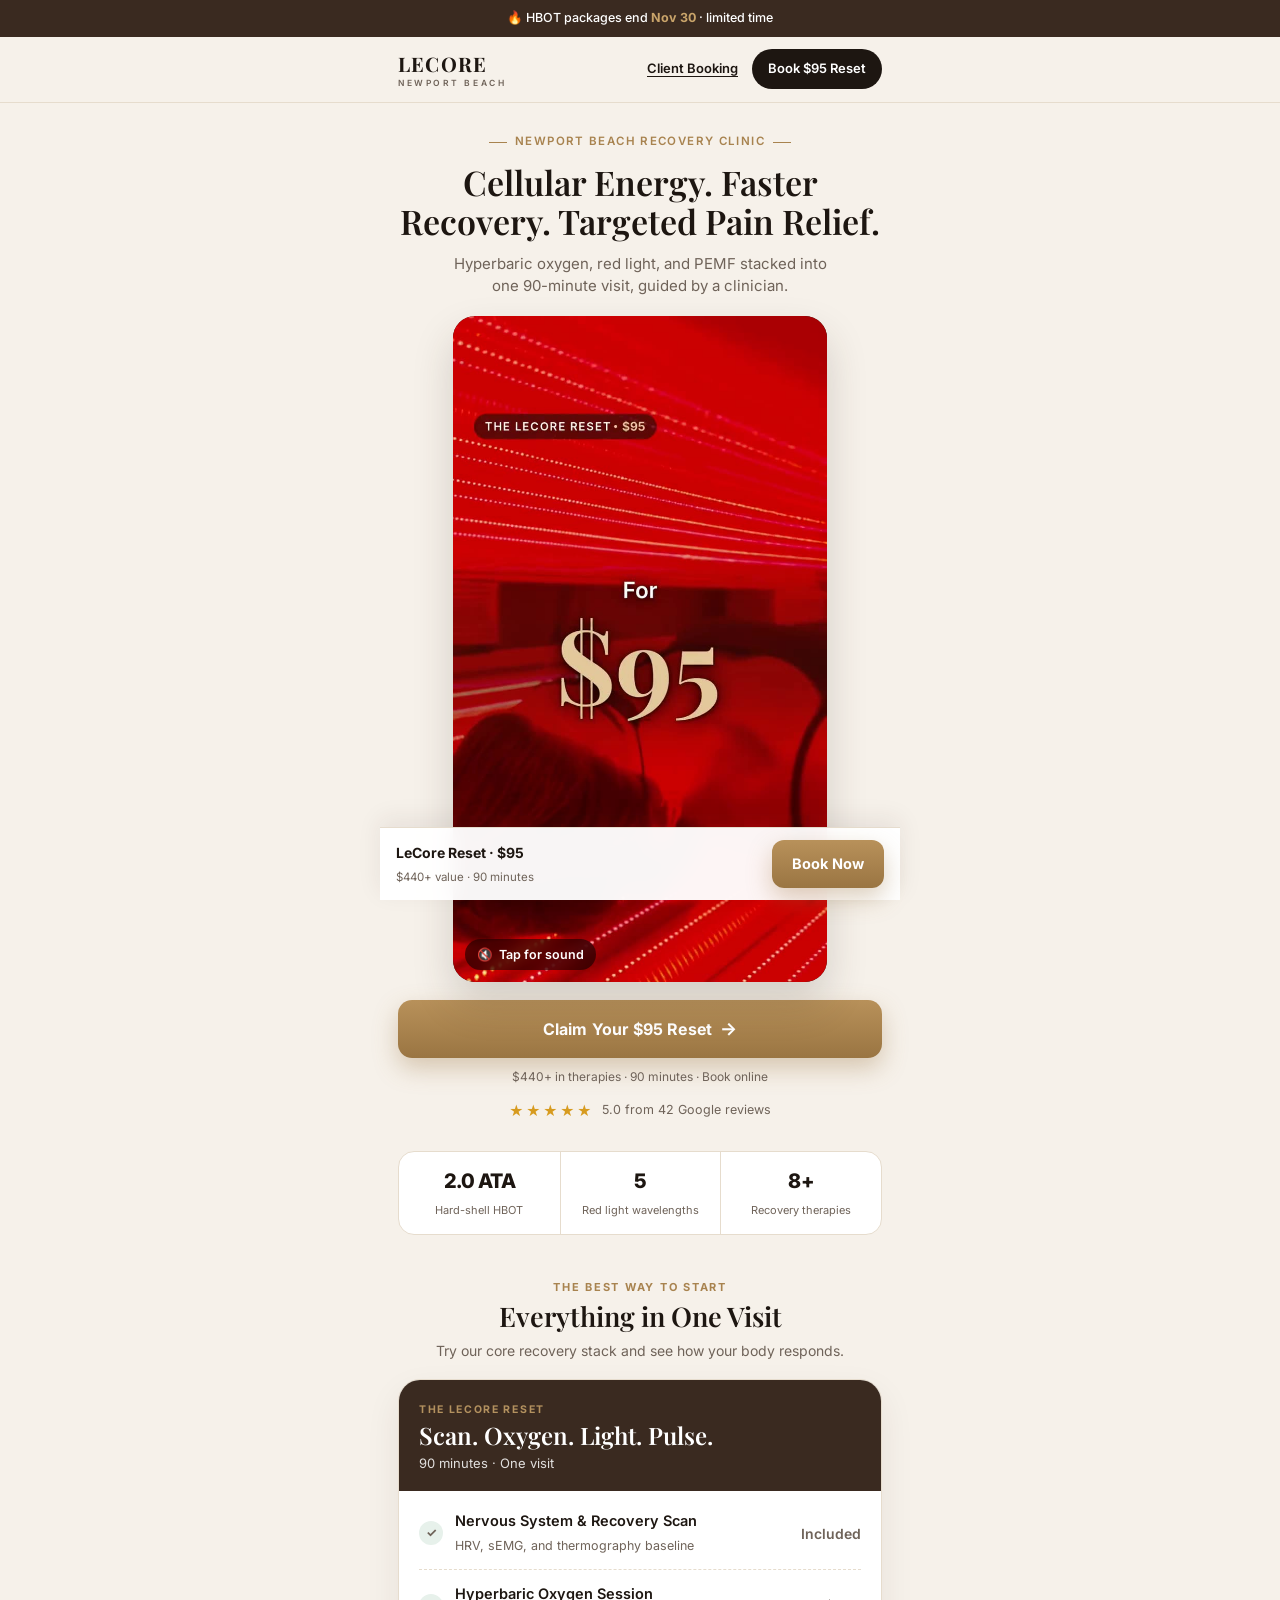
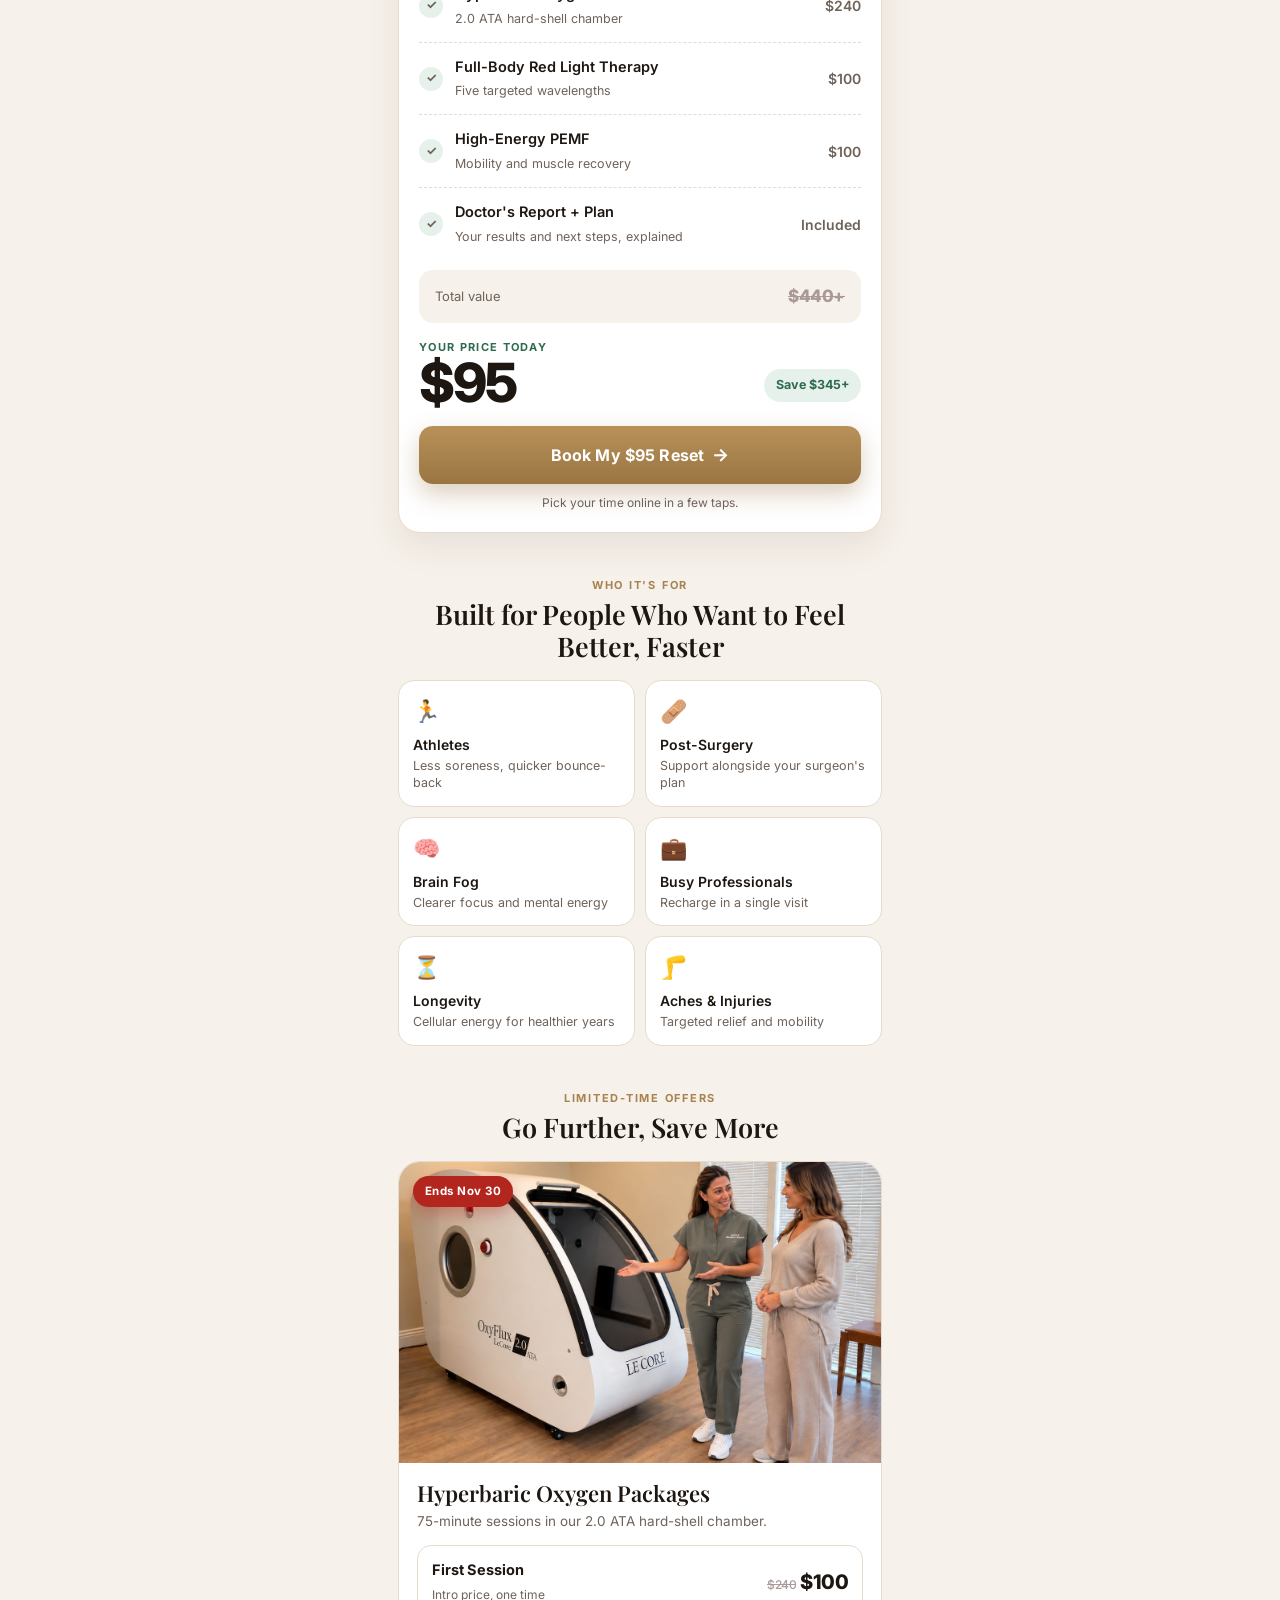
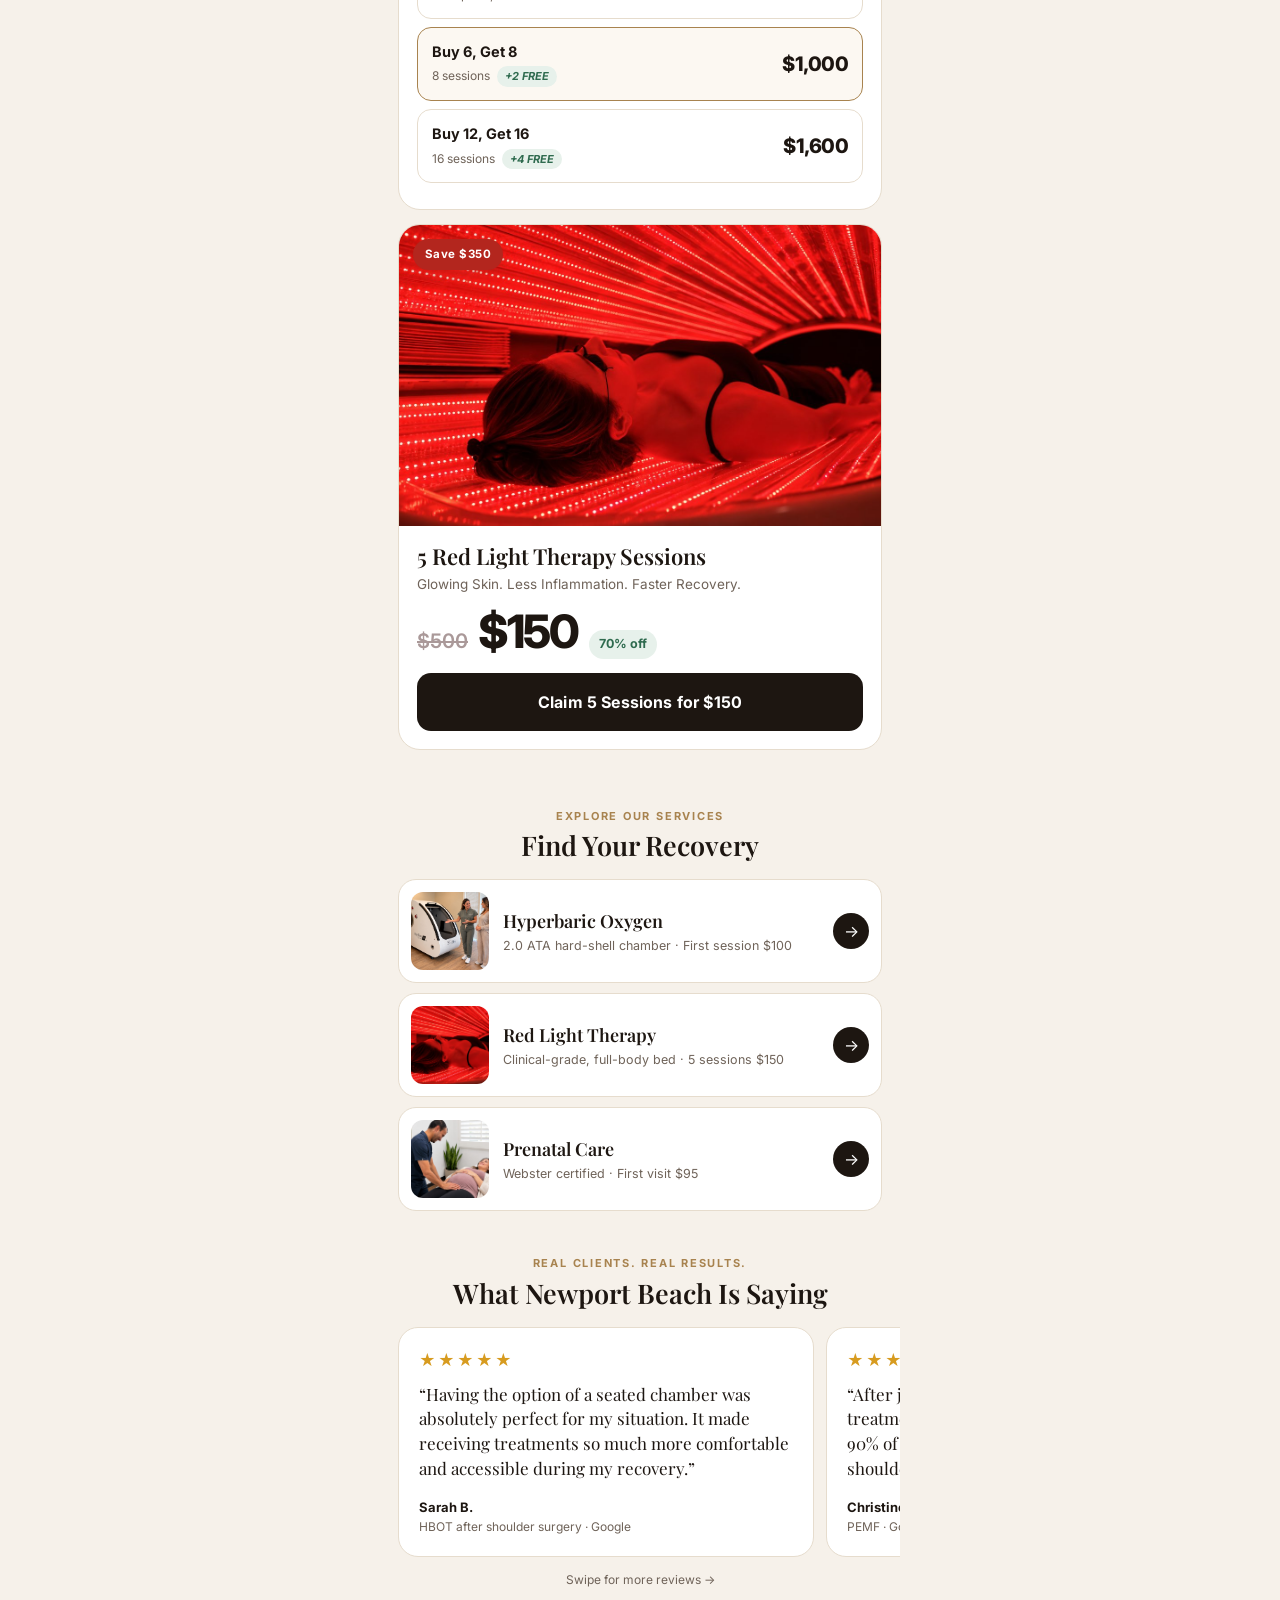
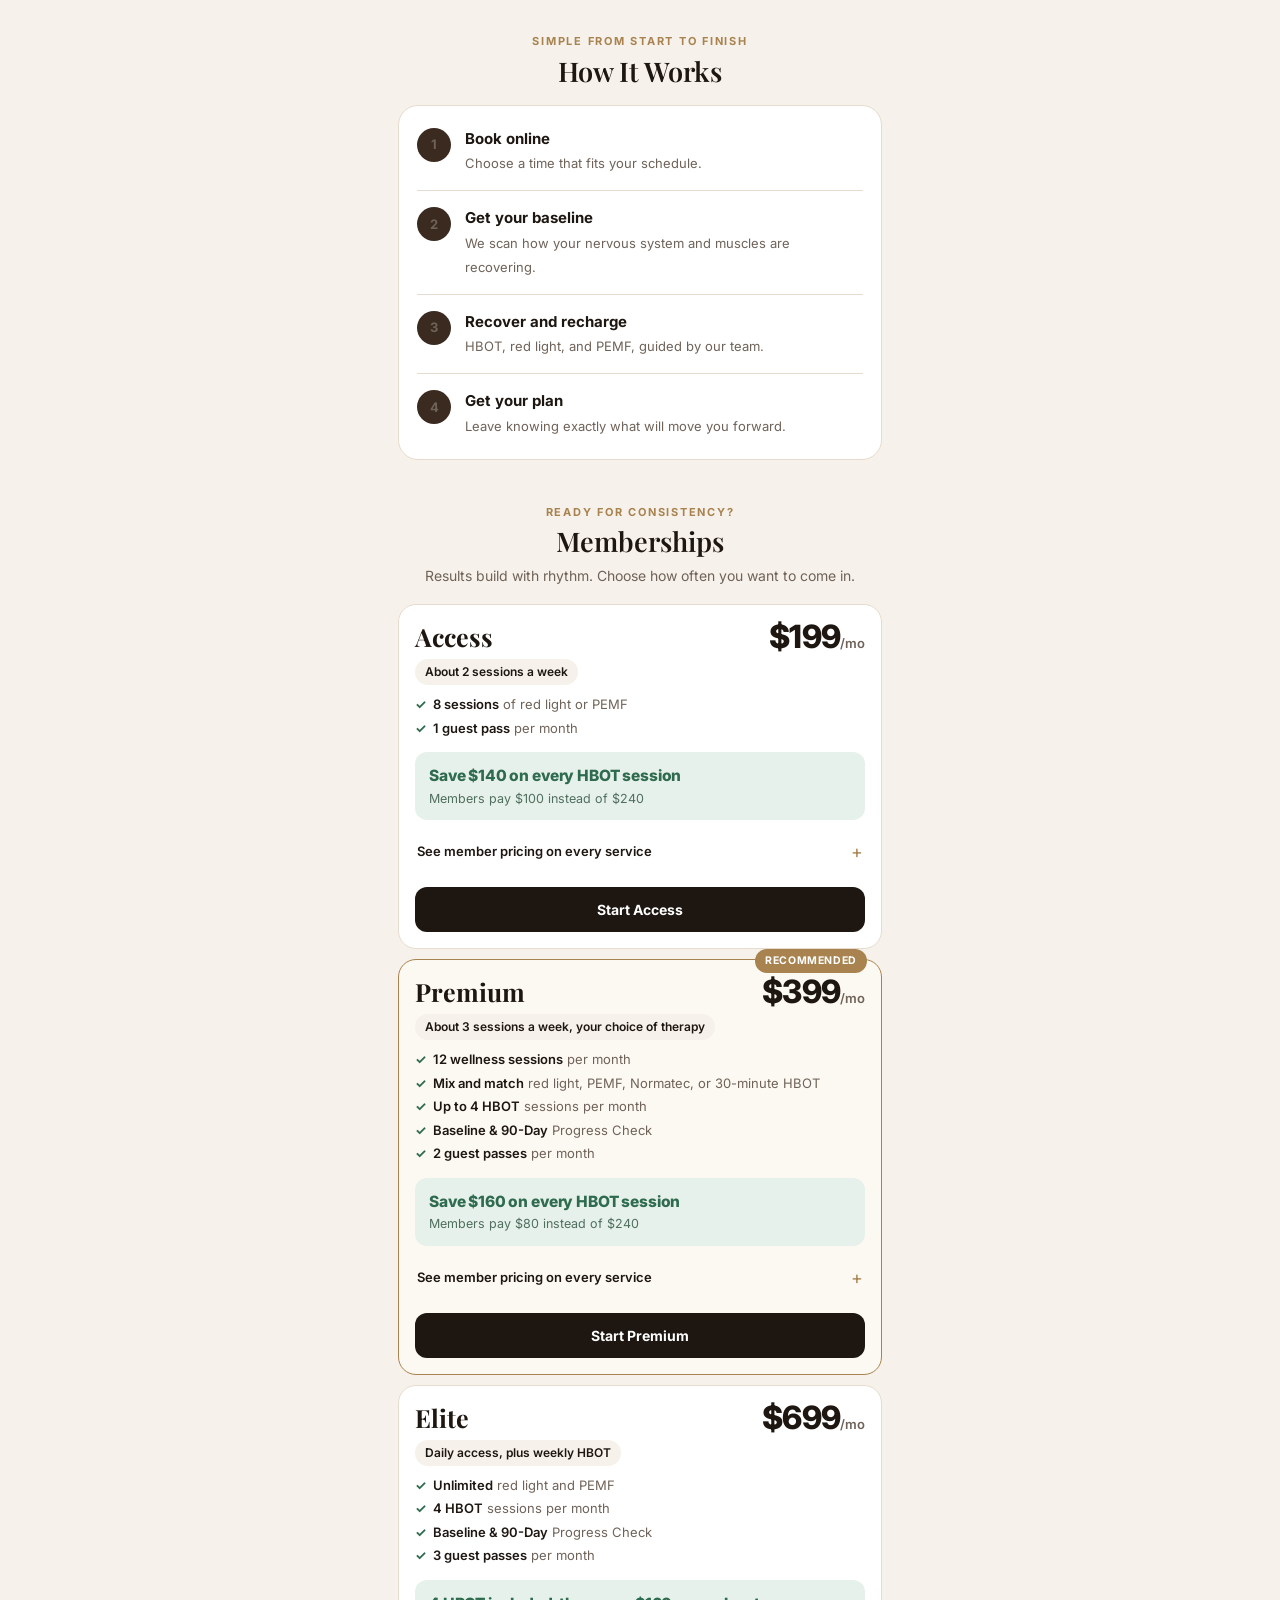
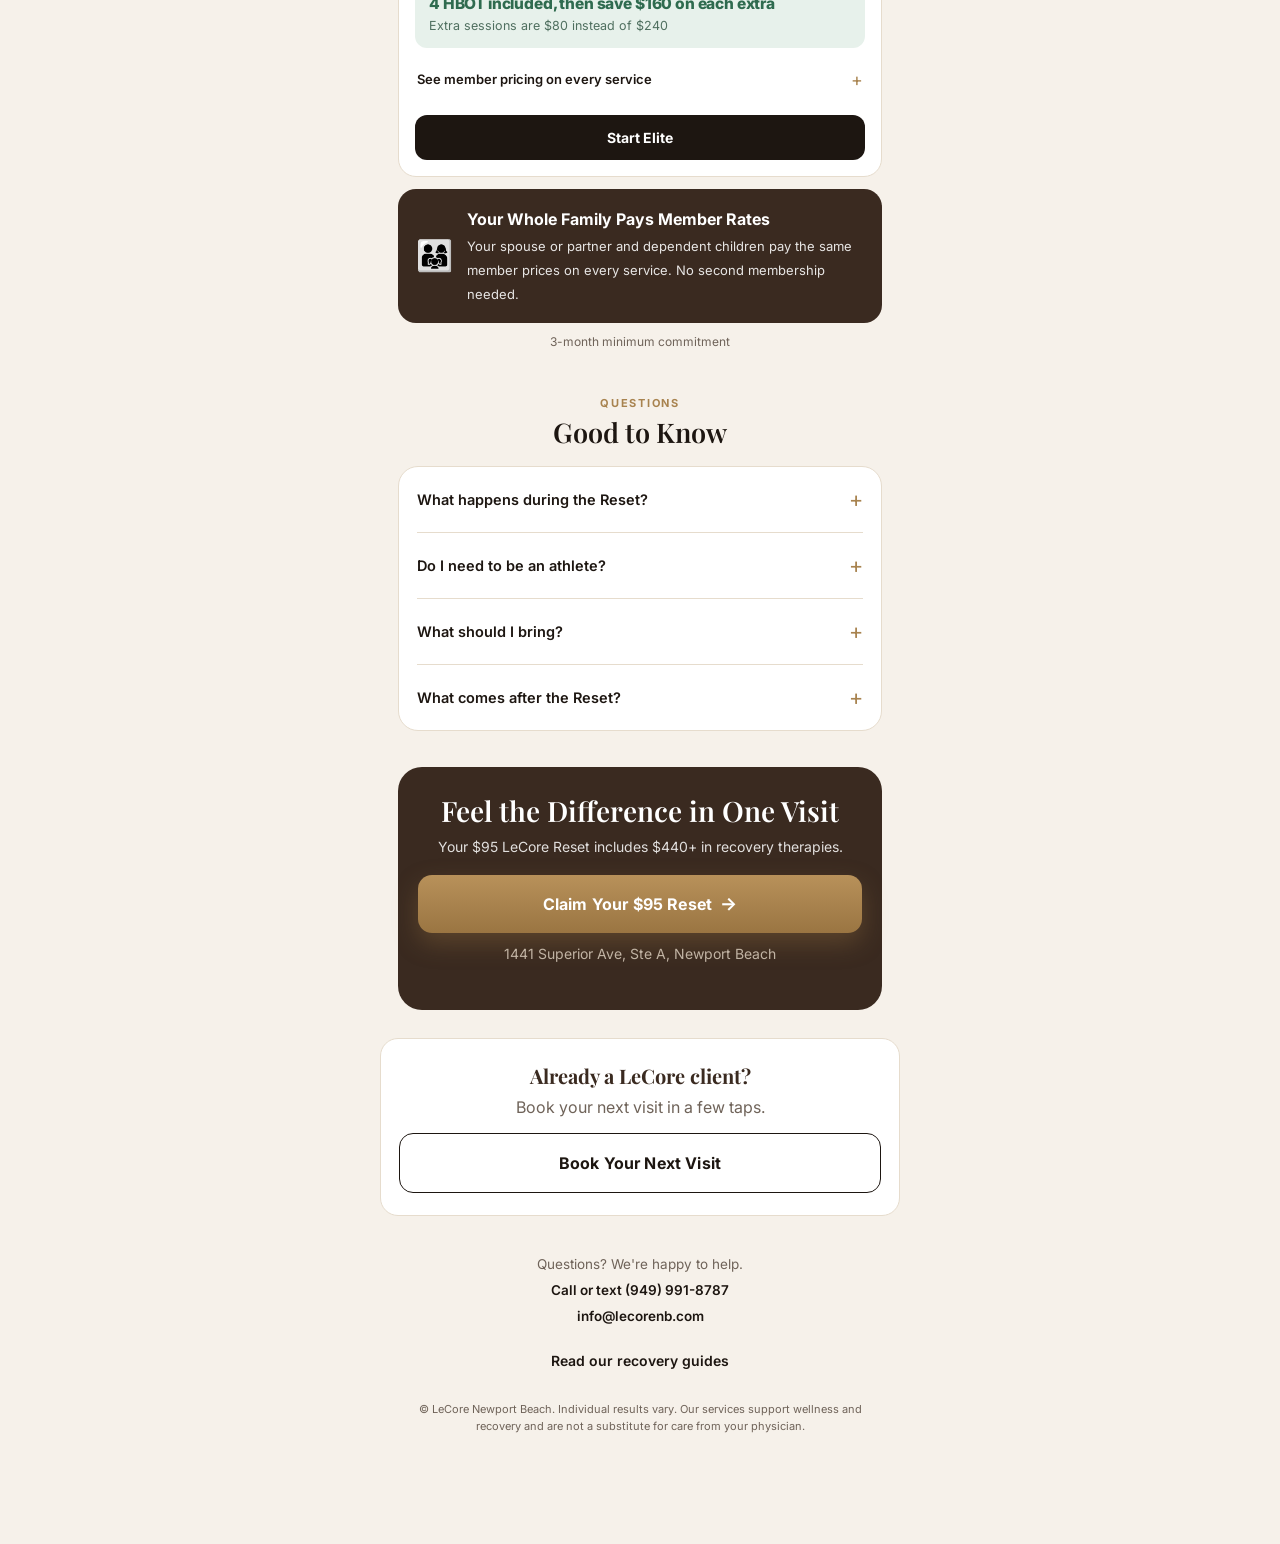
<file: index.html>
<!DOCTYPE html>
<html lang="en">
<head>
<meta charset="UTF-8">
<meta name="viewport" content="width=device-width, initial-scale=1">
<title>LeCore Newport Beach | Recovery, HBOT &amp; Red Light Therapy</title>
<meta name="description" content="Start with the $95 LeCore Reset: HBOT, red light therapy, PEMF and a Nervous System &amp; Recovery Scan in one 90-minute visit in Newport Beach.">
<meta name="google-site-verification" content="6LIxqVBS-fjVktFkKqWUHSHhDNLrBS7f-ETsenJE2J8">
<link rel="canonical" href="https://bio.lecorenb.com/">
<meta property="og:type" content="website">
<meta property="og:url" content="https://bio.lecorenb.com/">
<meta property="og:title" content="LeCore Newport Beach | Recovery, HBOT &amp; Red Light Therapy">
<meta property="og:description" content="Start with the $95 LeCore Reset: HBOT, red light therapy, PEMF and a Nervous System &amp; Recovery Scan in one 90-minute visit in Newport Beach.">
<meta property="og:image" content="https://bio.lecorenb.com/assets/hero-poster.jpg">
<meta name="twitter:card" content="summary_large_image">
<meta name="theme-color" content="#f6f1ea">
<link rel="preload" as="image" href="assets/reset-ad-poster.jpg">
<script type="application/ld+json">
{
  "@context": "https://schema.org",
  "@type": "HealthAndBeautyBusiness",
  "name": "LeCore Newport Beach",
  "url": "https://bio.lecorenb.com/",
  "image": "https://bio.lecorenb.com/assets/hero.jpg",
  "telephone": "+1-949-991-8787",
  "email": "info@lecorenb.com",
  "address": {
    "@type": "PostalAddress",
    "streetAddress": "1441 Superior Ave, Ste A",
    "addressLocality": "Newport Beach",
    "addressRegion": "CA",
    "postalCode": "92663",
    "addressCountry": "US"
  },
  "geo": {"@type": "GeoCoordinates", "latitude": 33.6268711, "longitude": -117.9333938},
  "sameAs": ["https://www.lecorenb.com/"]
}
</script>
<!-- Meta Pixel -->
<script>
!function(f,b,e,v,n,t,s){if(f.fbq)return;n=f.fbq=function(){n.callMethod?
n.callMethod.apply(n,arguments):n.queue.push(arguments)};if(!f._fbq)f._fbq=n;
n.push=n;n.loaded=!0;n.version='2.0';n.queue=[];t=b.createElement(e);t.async=!0;
t.src=v;s=b.getElementsByTagName(e)[0];s.parentNode.insertBefore(t,s)}(window,
document,'script','https://connect.facebook.net/en_US/fbevents.js');
fbq('init','1779051199806264');fbq('track','PageView');
</script>
<noscript><img height="1" width="1" style="display:none" alt="" src="https://www.facebook.com/tr?id=1779051199806264&ev=PageView&noscript=1"></noscript>
<link rel="preconnect" href="https://fonts.googleapis.com">
<link rel="preconnect" href="https://fonts.gstatic.com" crossorigin>
<link href="https://fonts.googleapis.com/css2?family=Playfair+Display:wght@500;600;700&family=Inter:wght@400;500;600;700&display=swap" rel="stylesheet">
<style>
:root{--cream:#f6f1ea;--sand:#ece3d6;--card:#fff;--ink:#1d1611;--brown:#3a2a20;--gold:#a8834f;--gold2:#c9a46a;--muted:#6f6359;--line:#e6dccd;--green:#2f6b4f;--max:520px}
*{box-sizing:border-box;margin:0;padding:0}
html{scroll-behavior:smooth}
body{font-family:Inter,system-ui,sans-serif;background:var(--cream);color:var(--ink);line-height:1.5;-webkit-font-smoothing:antialiased;padding-bottom:86px}
img,video{display:block;max-width:100%}
a{color:inherit;text-decoration:none}
.wrap{max-width:var(--max);margin:0 auto}
h1,h2,h3{font-family:"Playfair Display",Georgia,serif;font-weight:600;line-height:1.15}
[id]{scroll-margin-top:110px}

/* urgency bar + header */
.urgent{background:var(--brown);color:#fff;text-align:center;font-size:12.5px;font-weight:500;padding:9px 14px}
.urgent b{color:var(--gold2)}
.top{position:sticky;top:0;z-index:30;background:rgba(246,241,234,.94);backdrop-filter:blur(10px);-webkit-backdrop-filter:blur(10px);border-bottom:1px solid var(--line)}
.top-in{max-width:var(--max);margin:0 auto;display:flex;align-items:center;justify-content:space-between;padding:12px 18px}
.logo{font-family:"Playfair Display",serif;font-size:20px;font-weight:700;letter-spacing:.06em}
.logo small{display:block;font-family:Inter;font-size:8.5px;letter-spacing:.3em;font-weight:600;color:var(--muted);margin-top:-2px}
.pill{background:var(--ink);color:#fff;font-size:13px;font-weight:600;padding:10px 16px;border-radius:999px}
.top-r{display:flex;align-items:center;gap:14px}
.clink{font-size:13px;font-weight:600;color:var(--ink);text-decoration:underline;text-underline-offset:3px}
.client-book{text-align:center;background:var(--card);border:1px solid var(--line);border-radius:18px;padding:22px 18px;margin:28px 0 8px}
.client-book b{display:block;font-family:"Playfair Display",serif;font-size:20px;color:var(--brown)}
.client-book span{display:block;color:var(--muted);margin:4px 0 14px}

/* buttons */
.btn{display:flex;align-items:center;justify-content:center;gap:8px;width:100%;padding:17px 20px;border-radius:14px;font-weight:700;font-size:16px;letter-spacing:.01em;transition:transform .15s}
.btn:active{transform:scale(.98)}
.btn-gold{background:linear-gradient(180deg,#b8915a,#9a7542);color:#fff;box-shadow:0 10px 24px rgba(154,117,66,.35)}
.btn-ink{background:var(--ink);color:#fff}
.btn-ghost{border:1.5px solid var(--ink);color:var(--ink);background:transparent}
.btn .arr{font-size:18px;line-height:1}
.micro{text-align:center;font-size:12px;color:var(--muted);margin-top:10px}

/* hero */
.hero{padding:22px 18px 8px;text-align:center}
.kicker{display:inline-flex;align-items:center;gap:8px;font-size:11.5px;font-weight:600;letter-spacing:.12em;text-transform:uppercase;color:var(--gold);margin-bottom:12px}
.kicker:before,.kicker:after{content:"";width:18px;height:1px;background:var(--gold)}
.hero h1{font-size:34px;margin-bottom:12px}
.hero p.sub{font-size:15px;color:var(--muted);max-width:400px;margin:0 auto 18px}
.hero-media{position:relative;border-radius:22px;overflow:hidden;aspect-ratio:4/5;margin:0 0 18px;box-shadow:0 20px 40px rgba(58,42,32,.18)}
.hero-media video{width:100%;height:100%;object-fit:cover}
.price-badge{position:absolute;right:12px;bottom:12px;background:#fff;border-radius:16px;padding:10px 14px;text-align:left;box-shadow:0 8px 24px rgba(0,0,0,.18)}
.price-badge small{display:block;font-size:10.5px;font-weight:600;letter-spacing:.08em;text-transform:uppercase;color:var(--muted)}
.price-badge b{font-family:"Playfair Display";font-size:26px}
.price-badge s{font-size:13px;color:#a99;margin-left:4px}
.trust{display:flex;align-items:center;justify-content:center;gap:8px;margin-top:14px;font-size:12.5px;color:var(--muted)}
.trust .st{color:#d79b1f;letter-spacing:2px;font-size:14px}

/* proof strip */
.strip{display:grid;grid-template-columns:repeat(3,1fr);margin:22px 18px 0;background:var(--card);border-radius:16px;border:1px solid var(--line)}
.strip div{text-align:center;padding:14px 6px}
.strip div+div{border-left:1px solid var(--line)}
.strip b{display:block;font-family:"Playfair Display";font-size:20px}
.strip span{font-size:11px;color:var(--muted)}

/* sections */
section{padding:36px 18px 0}
.sh{text-align:center;margin-bottom:18px}
.sh .ey{font-size:11px;font-weight:700;letter-spacing:.16em;text-transform:uppercase;color:var(--gold);margin-bottom:6px}
.sh h2{font-size:27px}
.sh p{font-size:14px;color:var(--muted);margin-top:8px}

/* value stack */
.stack{background:var(--card);border-radius:22px;overflow:hidden;border:1px solid var(--line);box-shadow:0 14px 34px rgba(58,42,32,.08)}
.stack-head{background:var(--brown);color:#fff;padding:18px 20px}
.stack-head .ey{font-size:10.5px;font-weight:700;letter-spacing:.16em;color:var(--gold2)}
.stack-head h3{font-size:24px;margin-top:4px}
.stack-head p{font-size:13px;opacity:.85;margin-top:4px}
.items{padding:6px 20px}
.item{display:flex;align-items:center;gap:12px;padding:13px 0;border-bottom:1px dashed var(--line)}
.item:last-child{border-bottom:0}
.ck{flex:none;width:24px;height:24px;border-radius:50%;background:#e7f1eb;color:var(--green);display:grid;place-items:center;font-size:13px;font-weight:700}
.item div{flex:1}
.item b{display:block;font-size:14.5px;font-weight:600}
.item span{font-size:12.5px;color:var(--muted)}
.item em{font-style:normal;font-size:14px;font-weight:600;color:var(--muted)}
.total{margin:4px 20px 0;padding:14px 16px;background:var(--cream);border-radius:14px;display:flex;justify-content:space-between;align-items:center}
.total span{font-size:13px;color:var(--muted)}
.total s{font-size:17px;font-weight:600;color:#a99}
.today{display:flex;align-items:flex-end;justify-content:space-between;padding:16px 20px 6px}
.today small{display:block;font-size:11px;font-weight:700;letter-spacing:.12em;text-transform:uppercase;color:var(--green)}
.today b{font-family:"Playfair Display";font-size:52px;line-height:1}
.save-tag{background:#e7f1eb;color:var(--green);font-size:12.5px;font-weight:700;padding:7px 12px;border-radius:999px;margin-bottom:8px}
.stack .cta{padding:10px 20px 20px}

/* who it's for */
.who{display:grid;grid-template-columns:1fr 1fr;gap:10px}
.who div{background:var(--card);border:1px solid var(--line);border-radius:16px;padding:14px}
.who i{font-style:normal;font-size:22px;display:block;margin-bottom:6px}
.who b{display:block;font-size:14px;font-weight:600}
.who span{font-size:12.5px;color:var(--muted);line-height:1.4;display:block;margin-top:2px}

/* offers */
.offer{position:relative;background:var(--card);border-radius:22px;overflow:hidden;border:1px solid var(--line);margin-bottom:14px}
.offer img{width:100%;aspect-ratio:16/10;object-fit:cover}
.ribbon{position:absolute;top:14px;left:14px;background:#b3261e;color:#fff;font-size:11.5px;font-weight:700;letter-spacing:.04em;padding:7px 12px;border-radius:999px;box-shadow:0 6px 16px rgba(179,38,30,.35)}
.offer-in{padding:18px}
.offer-in h3{font-size:22px}
.offer-in p{font-size:13.5px;color:var(--muted);margin:4px 0 14px}
.pk{display:flex;align-items:center;justify-content:space-between;gap:10px;padding:13px 14px;border:1.5px solid var(--line);border-radius:14px;margin-bottom:8px}
.pk b{display:block;font-size:14.5px}
.pk span{font-size:12px;color:var(--muted)}
.pk .bonus{display:inline-block;background:#e7f1eb;color:var(--green);font-weight:700;font-size:11px;border-radius:999px;padding:2px 8px;margin-left:4px}
.pk .p{font-family:"Playfair Display";font-size:21px;font-weight:700;white-space:nowrap}
.pk .p s{font-family:Inter;font-size:12px;color:#a99;font-weight:500;margin-right:4px}
.pk.hot{border-color:var(--gold);background:#fcf8f2}
.pk .go{font-family:Inter;font-size:12.5px;font-weight:700;background:var(--ink);color:#fff;border-radius:999px;padding:8px 12px;margin-left:8px}
.bigprice{display:flex;align-items:baseline;gap:10px;margin-bottom:14px}
.bigprice s{font-size:20px;color:#a99;font-weight:600}
.bigprice b{font-family:"Playfair Display";font-size:44px;line-height:1}
.bigprice em{font-style:normal;background:#e7f1eb;color:var(--green);font-weight:700;font-size:12.5px;border-radius:999px;padding:5px 10px}

/* reviews */
.revs{display:flex;gap:12px;overflow-x:auto;scroll-snap-type:x mandatory;margin:0 -18px;padding:0 18px 4px;scrollbar-width:none}
.revs::-webkit-scrollbar{display:none}
.rv{flex:0 0 86%;scroll-snap-align:center;background:var(--card);border:1px solid var(--line);border-radius:20px;padding:20px}
.rv .st{color:#d79b1f;letter-spacing:2px}
.rv p{font-family:"Playfair Display";font-size:17px;line-height:1.45;margin:10px 0 14px}
.rv b{font-size:13px}
.rv small{display:block;font-size:12px;color:var(--muted)}
.swipe{text-align:center;font-size:12px;color:var(--muted);margin-top:10px}

/* steps */
.steps{background:var(--card);border:1px solid var(--line);border-radius:20px;padding:6px 18px}
.step{display:flex;gap:14px;padding:16px 0;border-bottom:1px solid var(--line)}
.step:last-child{border-bottom:0}
.num{flex:none;width:34px;height:34px;border-radius:50%;background:var(--brown);color:#fff;display:grid;place-items:center;font-weight:700;font-size:14px}
.step b{display:block;font-size:15px}
.step span{font-size:13px;color:var(--muted)}

/* memberships */
.mem{display:grid;gap:10px}
.m{display:block;background:var(--card);border:1.5px solid var(--line);border-radius:18px;padding:16px}
.m.rec{border-color:var(--gold);background:#fcf8f2;position:relative}
.m .tagr{position:absolute;top:-11px;right:14px;background:var(--gold);color:#fff;font-size:10.5px;font-weight:700;letter-spacing:.06em;padding:4px 10px;border-radius:999px}
.m-top{display:flex;justify-content:space-between;align-items:baseline}
.m h3{font-size:19px}
.m .pr{font-family:"Playfair Display";font-size:22px;font-weight:700}
.m .pr small{font-family:Inter;font-size:12px;color:var(--muted);font-weight:500}
.m .freq{display:inline-block;font-size:12px;font-weight:600;background:var(--cream);border-radius:999px;padding:4px 10px;margin:6px 0 8px}
.m ul{list-style:none;font-size:13px;color:var(--muted)}
.m li{padding:2px 0 2px 18px;position:relative}
.m li:before{content:"✓";position:absolute;left:0;color:var(--green);font-weight:700}
.m .join{display:block;text-align:center;margin-top:12px;font-size:14px;font-weight:700;padding:12px;border-radius:12px;background:var(--ink);color:#fff}
.fine{text-align:center;font-size:12px;color:var(--muted);margin-top:10px}

/* faq */
.faq{background:var(--card);border:1px solid var(--line);border-radius:20px;padding:0 18px}
details{border-bottom:1px solid var(--line)}
details:last-child{border-bottom:0}
summary{list-style:none;cursor:pointer;display:flex;justify-content:space-between;align-items:center;gap:10px;padding:16px 0;font-weight:600;font-size:14.5px}
summary::-webkit-details-marker{display:none}
summary:after{content:"+";font-size:22px;font-weight:400;color:var(--gold)}
details[open] summary:after{content:"–"}
details p{font-size:13.5px;color:var(--muted);padding:0 0 16px;line-height:1.55}

/* final cta */
.final{margin:36px 18px 0;background:var(--brown);color:#fff;border-radius:24px;padding:28px 20px;text-align:center}
.final h2{font-size:28px;margin-bottom:8px}
.final p{font-size:14px;opacity:.85;margin-bottom:18px}
.final .micro{color:#d8cbbb}

/* contact */
.contact{padding:30px 18px 10px;text-align:center;font-size:13.5px;color:var(--muted)}
.contact a{display:block;margin:6px 0;font-weight:600;color:var(--ink)}
footer{text-align:center;font-size:11px;color:var(--muted);padding:16px 22px 24px}

/* sticky */
.sticky{position:fixed;left:50%;transform:translateX(-50%);bottom:0;width:100%;max-width:var(--max);z-index:40;display:flex;align-items:center;gap:12px;padding:12px 16px calc(12px + env(safe-area-inset-bottom));background:rgba(255,255,255,.96);backdrop-filter:blur(10px);-webkit-backdrop-filter:blur(10px);border-top:1px solid var(--line);box-shadow:0 -8px 24px rgba(58,42,32,.08)}
.sticky div{flex:1}
.sticky b{display:block;font-size:14px}
.sticky span{font-size:11.5px;color:var(--muted)}
.sticky .btn{width:auto;padding:13px 20px;font-size:14.5px;border-radius:12px}

/* numbers: simple bold sans */
.num-font,.price-badge b,.strip b,.today b,.pk .p,.bigprice b,.m .pr,.total s{font-family:Inter,system-ui,sans-serif!important;font-weight:800;letter-spacing:-.025em}
.price-badge b{font-size:26px}
.strip b{font-size:20px}
.today b{font-size:54px;letter-spacing:-.04em}
.pk .p{font-size:20px}
.bigprice b{font-size:46px;letter-spacing:-.04em}
/* memberships v2 */
.m h3{font-family:"Playfair Display",serif;font-size:25px;font-weight:700}
.m .pr{font-size:32px;line-height:1}
.m .pr small{font-size:13px;font-weight:600;letter-spacing:0}
.m-top{align-items:center}
.m li b{color:var(--ink);font-weight:600}
.perks{background:var(--card);border:1px solid var(--line);border-radius:18px;padding:16px;margin-bottom:12px}
.perks h4{font-size:14px;font-weight:700;margin-bottom:8px}
.perks .chips{display:flex;flex-wrap:wrap;gap:6px}
.perks .chips span{font-size:12px;font-weight:600;background:var(--cream);border-radius:999px;padding:6px 10px}
.family{display:flex;gap:14px;align-items:center;background:var(--brown);color:#fff;border-radius:18px;padding:18px;margin-top:12px}
.family i{font-style:normal;font-size:30px;flex:none}
.family b{display:block;font-size:16px;font-weight:700;margin-bottom:2px}
.family span{font-size:13px;opacity:.88;line-height:1.45}

.m{position:relative}
.saveline{display:flex;flex-direction:column;background:#e7f1eb;border-radius:12px;padding:12px 14px;margin-top:12px}
.saveline b{font-size:15.5px;font-weight:800;color:var(--green);letter-spacing:-.01em}
.saveline span{font-size:12.5px;color:#4f6f5f;margin-top:2px}
.mpd{border:0;margin-top:8px}
.mpd summary{font-size:13px;font-weight:600;padding:10px 2px;color:var(--ink)}
.mpd summary:after{content:"+";font-size:18px}
.mpd[open] summary:after{content:"–"}
.mpd table{width:100%;border-collapse:collapse;font-size:12.5px;margin-bottom:6px}
.mpd th{font-size:10.5px;font-weight:700;letter-spacing:.08em;text-transform:uppercase;color:var(--muted);text-align:left;padding:6px 0}
.mpd th:not(:first-child),.mpd td:not(:first-child){text-align:right;white-space:nowrap;padding-left:10px}
.mpd td{padding:7px 0;border-top:1px solid var(--line)}
.mpd td s{color:#a99}
.mpd td b{font-weight:800}

.xp{display:grid;gap:10px}
.xcard{display:flex;gap:14px;align-items:center;background:var(--card);border:1px solid var(--line);border-radius:18px;padding:12px}
.xcard img{width:78px;height:78px;border-radius:12px;object-fit:cover;flex:none}
.xcard div{flex:1;min-width:0}
.xcard b{display:block;font-family:"Playfair Display",serif;font-size:18px;font-weight:600}
.xcard span{display:block;font-size:12.5px;color:var(--muted);line-height:1.4;margin-top:2px}
.xcard em{flex:none;font-style:normal;width:36px;height:36px;border-radius:50%;background:var(--ink);color:#fff;display:grid;place-items:center;font-size:16px}

.hero-media.ad{aspect-ratio:9/16;max-height:74vh;margin:0 auto 18px;background:#1d1611}
.hero-media.ad video{object-fit:cover}
.snd{position:absolute;left:12px;bottom:12px;display:flex;align-items:center;gap:6px;background:rgba(0,0,0,.55);color:#fff;border:0;border-radius:999px;padding:8px 12px;font:600 12.5px Inter,sans-serif;backdrop-filter:blur(6px);-webkit-backdrop-filter:blur(6px);cursor:pointer}
.snd.on .lb{display:none}
</style>
</head>
<body>

<div class="urgent">🔥 HBOT packages end <b>Nov 30</b> · <span id="left">limited time</span></div>
<header class="top"><div class="top-in">
  <div class="logo">LECORE<small>NEWPORT BEACH</small></div>
  <div class="top-r"><a class="clink" href="/book/">Client Booking</a>
  <a class="pill" href="https://www.wellnessliving.com/rs/appointment-start.html?id_class_tab=3&amp;id_mode=1&amp;k_business=860553&amp;k_class_tab=82456&amp;k_service=329169">Book $95 Reset</a></div>
</div></header>

<main class="wrap">

  <!-- HERO -->
  <div class="hero">
    <p class="kicker">Newport Beach Recovery Clinic</p>
    <h1>Cellular Energy. Faster Recovery. Targeted Pain Relief.</h1>
    <p class="sub">Hyperbaric oxygen, red light, and PEMF stacked into one 90-minute visit, guided by a clinician.</p>
    <div class="hero-media ad">
      <video id="adv" autoplay muted loop playsinline preload="auto" poster="assets/reset-ad-poster.jpg"><source src="assets/reset-ad.mp4" type="video/mp4"></video>
      <button class="snd" id="snd" type="button" aria-label="Turn sound on"><span class="ic">🔇</span><span class="lb">Tap for sound</span></button>
    </div>
    <a class="btn btn-gold" href="https://www.wellnessliving.com/rs/appointment-start.html?id_class_tab=3&amp;id_mode=1&amp;k_business=860553&amp;k_class_tab=82456&amp;k_service=329169">Claim Your $95 Reset <span class="arr">→</span></a>
    <p class="micro">$440+ in therapies · 90 minutes · Book online</p>
    <div class="trust"><span class="st">★★★★★</span> 5.0 from 42 Google reviews</div>
  </div>

  <div class="strip">
    <div><b>2.0 ATA</b><span>Hard-shell HBOT</span></div>
    <div><b>5</b><span>Red light wavelengths</span></div>
    <div><b>8+</b><span>Recovery therapies</span></div>
  </div>

  <!-- VALUE STACK -->
  <section id="reset">
    <div class="sh"><p class="ey">The best way to start</p><h2>Everything in One Visit</h2><p>Try our core recovery stack and see how your body responds.</p></div>
    <div class="stack">
      <div class="stack-head"><p class="ey">THE LECORE RESET</p><h3>Scan. Oxygen. Light. Pulse.</h3><p>90 minutes · One visit</p></div>
      <div class="items">
        <div class="item"><span class="ck">✓</span><div><b>Nervous System &amp; Recovery Scan</b><span>HRV, sEMG, and thermography baseline</span></div><em>Included</em></div>
        <div class="item"><span class="ck">✓</span><div><b>Hyperbaric Oxygen Session</b><span>2.0 ATA hard-shell chamber</span></div><em>$240</em></div>
        <div class="item"><span class="ck">✓</span><div><b>Full-Body Red Light Therapy</b><span>Five targeted wavelengths</span></div><em>$100</em></div>
        <div class="item"><span class="ck">✓</span><div><b>High-Energy PEMF</b><span>Mobility and muscle recovery</span></div><em>$100</em></div>
        <div class="item"><span class="ck">✓</span><div><b>Doctor's Report + Plan</b><span>Your results and next steps, explained</span></div><em>Included</em></div>
      </div>
      <div class="total"><span>Total value</span><s>$440+</s></div>
      <div class="today"><div><small>Your price today</small><b>$95</b></div><span class="save-tag">Save $345+</span></div>
      <div class="cta">
        <a class="btn btn-gold" href="https://www.wellnessliving.com/rs/appointment-start.html?id_class_tab=3&amp;id_mode=1&amp;k_business=860553&amp;k_class_tab=82456&amp;k_service=329169">Book My $95 Reset <span class="arr">→</span></a>
        <p class="micro">Pick your time online in a few taps.</p>
      </div>
    </div>
  </section>

  <!-- WHO -->
  <section>
    <div class="sh"><p class="ey">Who it's for</p><h2>Built for People Who Want to Feel Better, Faster</h2></div>
    <div class="who">
      <div><i>🏃</i><b>Athletes</b><span>Less soreness, quicker bounce-back</span></div>
      <div><i>🩹</i><b>Post-Surgery</b><span>Support alongside your surgeon's plan</span></div>
      <div><i>🧠</i><b>Brain Fog</b><span>Clearer focus and mental energy</span></div>
      <div><i>💼</i><b>Busy Professionals</b><span>Recharge in a single visit</span></div>
      <div><i>⏳</i><b>Longevity</b><span>Cellular energy for healthier years</span></div>
      <div><i>🦵</i><b>Aches &amp; Injuries</b><span>Targeted relief and mobility</span></div>
    </div>
  </section>

  <!-- OFFERS -->
  <section>
    <div class="sh"><p class="ey">Limited-time offers</p><h2>Go Further, Save More</h2></div>

    <div class="offer">
      <img src="assets/hero-hbot.jpg" alt="Hyperbaric oxygen chamber at LeCore" loading="lazy">
      <span class="ribbon">Ends Nov 30</span>
      <div class="offer-in">
        <h3>Hyperbaric Oxygen Packages</h3>
        <p>75-minute sessions in our 2.0 ATA hard-shell chamber.</p>
        <a class="pk" href="https://www.wellnessliving.com/rs/appointment-start.html?id_class_tab=3&amp;id_mode=1&amp;k_business=860553&amp;k_class_tab=82945&amp;k_service=330958"><div><b>First Session</b><span>Intro price, one time</span></div><div class="p"><s>$240</s>$100</div></a>
        <a class="pk hot" href="https://buy.stripe.com/3cI4gzaQt6eXbrN3g34Ni00"><div><b>Buy 6, Get 8</b><span>8 sessions <i class="bonus">+2 FREE</i></span></div><div class="p">$1,000</div></a>
        <a class="pk" href="https://buy.stripe.com/aFafZh8Il46P2VheYL4Ni01"><div><b>Buy 12, Get 16</b><span>16 sessions <i class="bonus">+4 FREE</i></span></div><div class="p">$1,600</div></a>
      </div>
    </div>

    <div class="offer">
      <img src="assets/card-redlight-offer.jpg" alt="Full-body red light bed" loading="lazy">
      <span class="ribbon">Save $350</span>
      <div class="offer-in">
        <h3>5 Red Light Therapy Sessions</h3>
        <p>Glowing Skin. Less Inflammation. Faster Recovery.</p>
        <div class="bigprice"><s>$500</s><b>$150</b><em>70% off</em></div>
        <a class="btn btn-ink" href="https://buy.stripe.com/00w14n1fTbzh67taIv4Ni02">Claim 5 Sessions for $150</a>
      </div>
    </div>
  </section>

  <!-- EXPLORE -->
  <section id="explore">
    <div class="sh"><p class="ey">Explore our services</p><h2>Find Your Recovery</h2></div>
    <div class="xp">
      <a class="xcard" href="hyperbaric-oxygen-therapy-newport-beach"><img src="assets/hero-hbot.jpg" alt="" loading="lazy"><div><b>Hyperbaric Oxygen</b><span>2.0 ATA hard-shell chamber · First session $100</span></div><em>→</em></a>
      <a class="xcard" href="red-light-therapy-newport-beach"><img src="assets/card-redlight-offer.jpg" alt="" loading="lazy"><div><b>Red Light Therapy</b><span>Clinical-grade, full-body bed · 5 sessions $150</span></div><em>→</em></a>
      <a class="xcard" href="prenatal-chiropractic-newport-beach"><img src="assets/hero-prenatal.jpg" alt="" loading="lazy"><div><b>Prenatal Care</b><span>Webster certified · First visit $95</span></div><em>→</em></a>
    </div>
  </section>

  <!-- REVIEWS -->
  <section>
    <div class="sh"><p class="ey">Real clients. Real results.</p><h2>What Newport Beach Is Saying</h2></div>
    <div class="revs">
      <div class="rv"><div class="st">★★★★★</div><p>“Having the option of a seated chamber was absolutely perfect for my situation. It made receiving treatments so much more comfortable and accessible during my recovery.”</p><b>Sarah B.</b><small>HBOT after shoulder surgery · Google</small></div>
      <div class="rv"><div class="st">★★★★★</div><p>“After just three months of weekly PEMF treatments and adjustments, I regained about 90% of the range of motion in my frozen shoulder.”</p><b>Christine H.</b><small>PEMF · Google</small></div>
      <div class="rv"><div class="st">★★★★★</div><p>“Having everything together at one Newport Beach clinic makes recovery much easier.”</p><b>Daisy B.</b><small>Member · Google</small></div>
      <div class="rv"><div class="st">★★★★★</div><p>“I loved how relaxing and rejuvenating it felt, and it was definitely something I looked forward to.”</p><b>Alexis F.</b><small>HBOT · Google</small></div>
    </div>
    <p class="swipe">Swipe for more reviews →</p>
  </section>

  <!-- HOW -->
  <section>
    <div class="sh"><p class="ey">Simple from start to finish</p><h2>How It Works</h2></div>
    <div class="steps">
      <div class="step"><span class="num">1</span><div><b>Book online</b><span>Choose a time that fits your schedule.</span></div></div>
      <div class="step"><span class="num">2</span><div><b>Get your baseline</b><span>We scan how your nervous system and muscles are recovering.</span></div></div>
      <div class="step"><span class="num">3</span><div><b>Recover and recharge</b><span>HBOT, red light, and PEMF, guided by our team.</span></div></div>
      <div class="step"><span class="num">4</span><div><b>Get your plan</b><span>Leave knowing exactly what will move you forward.</span></div></div>
    </div>
  </section>

  <!-- MEMBERSHIPS -->
  <section>
    <div class="sh"><p class="ey">Ready for consistency?</p><h2>Memberships</h2><p>Results build with rhythm. Choose how often you want to come in.</p></div>
    <div class="mem">
      <div class="m">
        <div class="m-top"><h3>Access</h3><div class="pr">$199<small>/mo</small></div></div>
        <span class="freq">About 2 sessions a week</span>
        <ul><li><b>8 sessions</b> of red light or PEMF</li><li><b>1 guest pass</b> per month</li></ul>
        <div class="saveline"><b>Save $140 on every HBOT session</b><span>Members pay $100 instead of $240</span></div>
        <details class="mpd"><summary>See member pricing on every service</summary><table><thead><tr><th>Service</th><th>Regular</th><th>Member</th></tr></thead><tbody><tr><td>Hyperbaric Oxygen (HBOT)</td><td><s>$240</s></td><td><b>$100</b></td></tr><tr><td>Red Light, after included</td><td><s>$100</s></td><td><b>$25</b></td></tr><tr><td>PEMF, after included</td><td><s>$100</s></td><td><b>$25</b></td></tr><tr><td>Full-body &amp; Targeted PEMF</td><td><s>$150</s></td><td><b>$40</b></td></tr><tr><td>Chiropractic</td><td><s>$95</s></td><td><b>$60</b></td></tr><tr><td>Chiropractic + Soft Tissue</td><td><s>$150</s></td><td><b>$100</b></td></tr><tr><td>EWOT</td><td><s>$85</s></td><td><b>$40</b></td></tr><tr><td>Normatec Compression</td><td><s>$45</s></td><td><b>$25</b></td></tr></tbody></table></details>
        <a class="join" href="https://www.wellnessliving.com/rs/catalog-payment.html?k_id=4258813&amp;sid_purchase_item=promotion&amp;id_sale=2&amp;k_business=860553">Start Access</a>
      </div>
      <div class="m rec"><span class="tagr">RECOMMENDED</span>
        <div class="m-top"><h3>Premium</h3><div class="pr">$399<small>/mo</small></div></div>
        <span class="freq">About 3 sessions a week, your choice of therapy</span>
        <ul><li><b>12 wellness sessions</b> per month</li><li><b>Mix and match</b> red light, PEMF, Normatec, or 30-minute HBOT</li><li><b>Up to 4 HBOT</b> sessions per month</li><li><b>Baseline &amp; 90-Day</b> Progress Check</li><li><b>2 guest passes</b> per month</li></ul>
        <div class="saveline"><b>Save $160 on every HBOT session</b><span>Members pay $80 instead of $240</span></div>
        <details class="mpd"><summary>See member pricing on every service</summary><table><thead><tr><th>Service</th><th>Regular</th><th>Member</th></tr></thead><tbody><tr><td>Hyperbaric Oxygen (HBOT)</td><td><s>$240</s></td><td><b>$80</b></td></tr><tr><td>Red Light, after included</td><td><s>$100</s></td><td><b>$25</b></td></tr><tr><td>PEMF, after included</td><td><s>$100</s></td><td><b>$25</b></td></tr><tr><td>Full-body &amp; Targeted PEMF</td><td><s>$150</s></td><td><b>$40</b></td></tr><tr><td>Chiropractic</td><td><s>$95</s></td><td><b>$60</b></td></tr><tr><td>Chiropractic + Soft Tissue</td><td><s>$150</s></td><td><b>$80</b></td></tr><tr><td>EWOT</td><td><s>$85</s></td><td><b>$40</b></td></tr><tr><td>Normatec, after included</td><td><s>$45</s></td><td><b>$25</b></td></tr></tbody></table></details>
        <a class="join" href="https://www.wellnessliving.com/rs/catalog-payment.html?k_id=4258814&amp;sid_purchase_item=promotion&amp;id_sale=2&amp;k_business=860553">Start Premium</a>
      </div>
      <div class="m">
        <div class="m-top"><h3>Elite</h3><div class="pr">$699<small>/mo</small></div></div>
        <span class="freq">Daily access, plus weekly HBOT</span>
        <ul><li><b>Unlimited</b> red light and PEMF</li><li><b>4 HBOT</b> sessions per month</li><li><b>Baseline &amp; 90-Day</b> Progress Check</li><li><b>3 guest passes</b> per month</li></ul>
        <div class="saveline"><b>4 HBOT included, then save $160 on each extra</b><span>Extra sessions are $80 instead of $240</span></div>
        <details class="mpd"><summary>See member pricing on every service</summary><table><thead><tr><th>Service</th><th>Regular</th><th>Member</th></tr></thead><tbody><tr><td>HBOT, after included</td><td><s>$240</s></td><td><b>$80</b></td></tr><tr><td>Red Light</td><td><s>$100</s></td><td><b>Included</b></td></tr><tr><td>PEMF</td><td><s>$100</s></td><td><b>Included</b></td></tr><tr><td>Full-body &amp; Targeted PEMF</td><td><s>$150</s></td><td><b>$40</b></td></tr><tr><td>Chiropractic</td><td><s>$95</s></td><td><b>$60</b></td></tr><tr><td>Chiropractic + Soft Tissue</td><td><s>$150</s></td><td><b>$80</b></td></tr><tr><td>EWOT</td><td><s>$85</s></td><td><b>$40</b></td></tr><tr><td>Normatec Compression</td><td><s>$45</s></td><td><b>$25</b></td></tr></tbody></table></details>
        <a class="join" href="https://www.wellnessliving.com/rs/catalog-payment.html?k_id=4264654&amp;sid_purchase_item=promotion&amp;id_sale=2&amp;k_business=860553">Start Elite</a>
      </div>
    </div>
    <div class="family"><i>👨‍👩‍👧</i><div><b>Your Whole Family Pays Member Rates</b><span>Your spouse or partner and dependent children pay the same member prices on every service. No second membership needed.</span></div></div>
    <p class="fine">3-month minimum commitment</p>
  </section>

  <!-- FAQ -->
  <section>
    <div class="sh"><p class="ey">Questions</p><h2>Good to Know</h2></div>
    <div class="faq">
      <details><summary>What happens during the Reset?</summary><p>We start with a Nervous System &amp; Recovery Scan, then move you through HBOT, full-body red light, and PEMF. The whole visit takes about 90 minutes.</p></details>
      <details><summary>Do I need to be an athlete?</summary><p>Not at all. Clients come in for sports recovery, post-surgical support, brain fog, energy, and longevity.</p></details>
      <details><summary>What should I bring?</summary><p>Just yourself. Wear comfortable clothes and plan to relax.</p></details>
      <details><summary>What comes after the Reset?</summary><p>You'll leave with a clear recommendation, whether that's a package, a membership, or simply coming back when you need it.</p></details>
    </div>
  </section>

  <!-- FINAL CTA -->
  <div class="final">
    <h2>Feel the Difference in One Visit</h2>
    <p>Your $95 LeCore Reset includes $440+ in recovery therapies.</p>
    <a class="btn btn-gold" href="https://www.wellnessliving.com/rs/appointment-start.html?id_class_tab=3&amp;id_mode=1&amp;k_business=860553&amp;k_class_tab=82456&amp;k_service=329169">Claim Your $95 Reset <span class="arr">→</span></a>
    <p class="micro">1441 Superior Ave, Ste A, Newport Beach</p>
  </div>

  <div class="client-book"><b>Already a LeCore client?</b><span>Book your next visit in a few taps.</span><a class="btn btn-ghost" href="/book/">Book Your Next Visit</a></div>

  <div class="contact">
    Questions? We're happy to help.
    <a href="tel:+19499918787">Call or text (949) 991-8787</a>
    <a href="mailto:info@lecorenb.com">info@lecorenb.com</a>
  </div>
  <p style="text-align:center;margin:8px 0 14px;font-size:14px"><a href="/guides/" style="color:inherit;font-weight:600">Read our recovery guides</a></p>
  <footer>© LeCore Newport Beach. Individual results vary. Our services support wellness and recovery and are not a substitute for care from your physician.</footer>
</main>

<div class="sticky">
  <div><b>LeCore Reset · $95</b><span>$440+ value · 90 minutes</span></div>
  <a class="btn btn-gold" href="https://www.wellnessliving.com/rs/appointment-start.html?id_class_tab=3&amp;id_mode=1&amp;k_business=860553&amp;k_class_tab=82456&amp;k_service=329169">Book Now</a>
</div>

<script>
(function(){
  var end=new Date('2026-11-30T23:59:59-08:00');
  var d=Math.ceil((end-new Date())/86400000);
  var el=document.getElementById('left');
  if(d>1)el.textContent=d+' days left';else if(d===1)el.textContent='ends tonight';
  var v=document.getElementById('adv'),sb=document.getElementById('snd');
  if(v&&sb){sb.addEventListener('click',function(){v.muted=!v.muted;if(!v.muted){v.currentTime=0;v.play();}sb.classList.toggle('on',!v.muted);sb.querySelector('.ic').textContent=v.muted?'🔇':'🔊';sb.setAttribute('aria-label',v.muted?'Turn sound on':'Turn sound off');});}
  var stripeValues={'3cI4gzaQt6eXbrN3g34Ni00':1000,'aFafZh8Il46P2VheYL4Ni01':1600,'00w14n1fTbzh67taIv4Ni02':150};
  document.querySelectorAll('a[href*="wellnessliving.com"],a[href*="buy.stripe.com"]').forEach(function(a){
    a.addEventListener('click',function(){
      if(typeof fbq!=='function')return;
      var name=(a.textContent||'').trim();
      if(a.href.indexOf('buy.stripe.com')>-1){
        var v=stripeValues[a.href.split('/').pop()];
        fbq('track','InitiateCheckout',v?{content_name:name,value:v,currency:'USD'}:{content_name:name});
      }else{
        fbq('track',a.href.indexOf('catalog-payment')>-1?'InitiateCheckout':'Lead',{content_name:name});
      }
    });
  });

})();
</script>
</body>
</html>
</file>
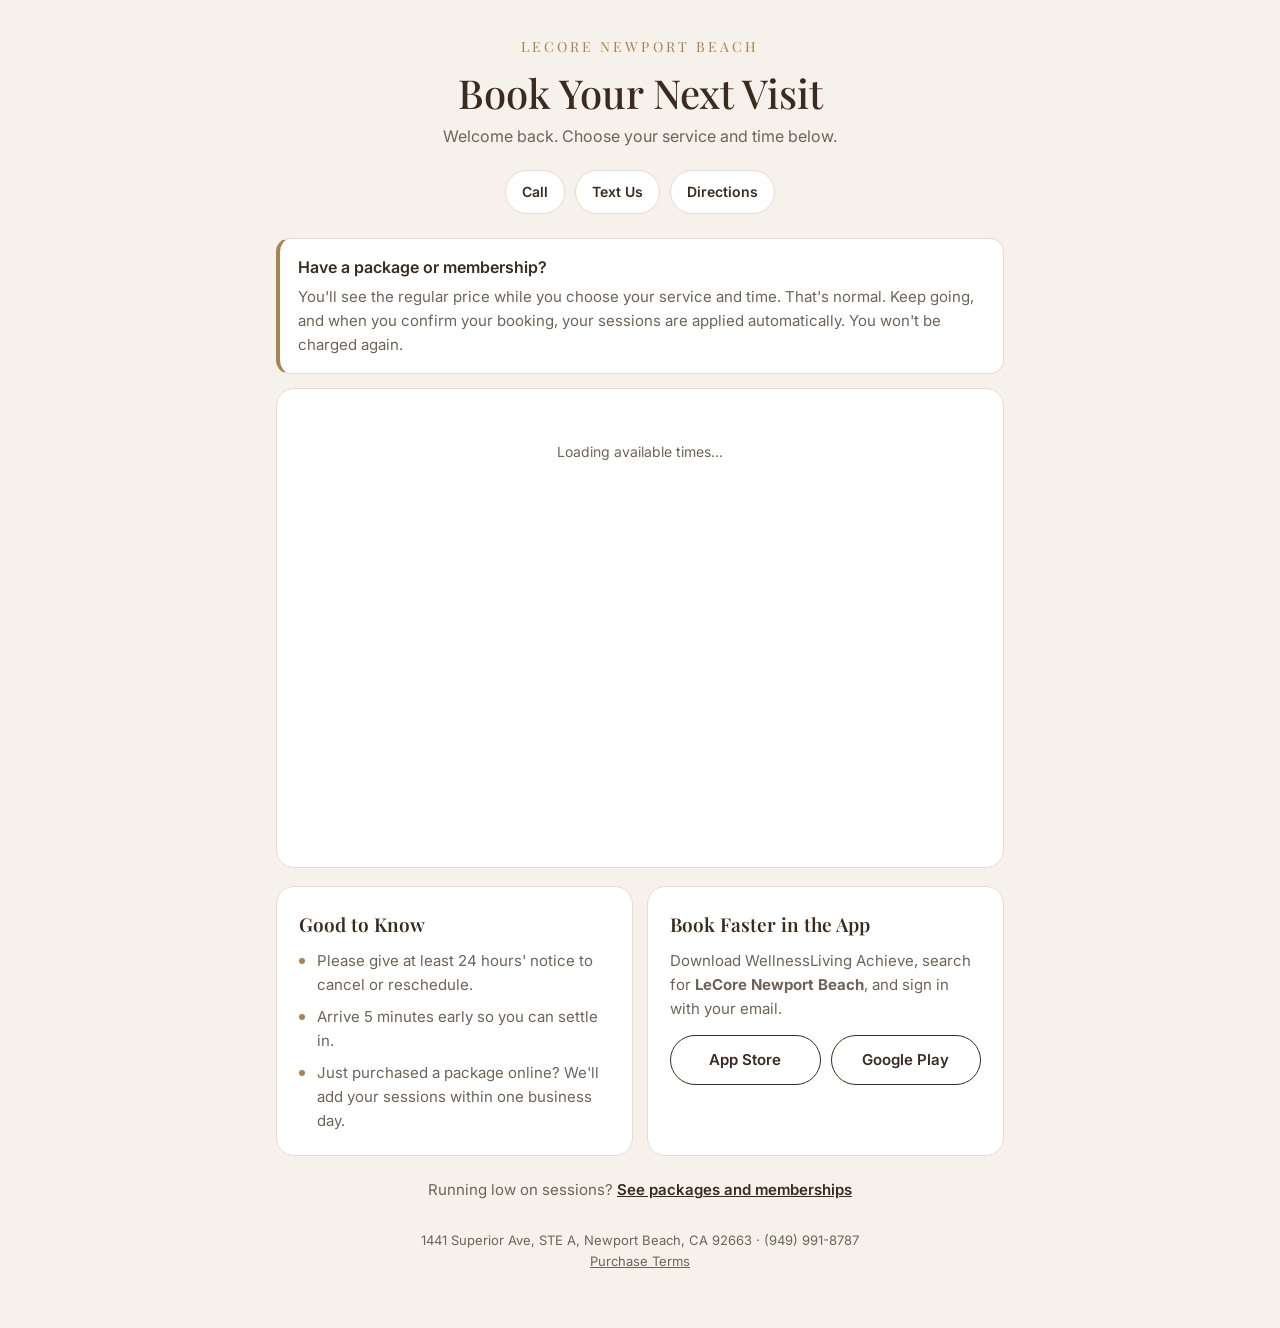
<file: book/index.html>
<!DOCTYPE html>
<html lang="en">
<head>
<meta charset="UTF-8">
<meta name="viewport" content="width=device-width, initial-scale=1.0">
<title>Book a Visit | LeCore Newport Beach</title>
<meta name="robots" content="noindex, nofollow">
<link rel="preconnect" href="https://fonts.googleapis.com">
<link rel="preconnect" href="https://fonts.gstatic.com" crossorigin>
<link href="https://fonts.googleapis.com/css2?family=Inter:wght@400;500;600&family=Playfair+Display:wght@500;600&display=swap" rel="stylesheet">

<!-- Meta Pixel -->
<script>
  !function(f,b,e,v,n,t,s){if(f.fbq)return;n=f.fbq=function(){n.callMethod?
  n.callMethod.apply(n,arguments):n.queue.push(arguments)};if(!f._fbq)f._fbq=n;
  n.push=n;n.loaded=!0;n.version='2.0';n.queue=[];t=b.createElement(e);t.async=!0;
  t.src=v;s=b.getElementsByTagName(e)[0];s.parentNode.insertBefore(t,s)}(window,
  document,'script','https://connect.facebook.net/en_US/fbevents.js');
  fbq('init', '1779051199806264');
  fbq('track', 'PageView');
</script>
<noscript><img height="1" width="1" style="display:none" alt="" src="https://www.facebook.com/tr?id=1779051199806264&ev=PageView&noscript=1"></noscript>

<script type="module" src="https://widgets.wellnessliving.com/appointments/widget.js"></script>

<style>
  :root {
    --cream: #f6f1ea;
    --card: #ffffff;
    --brown: #3a2a20;
    --ink: #1d1611;
    --muted: #6f6359;
    --gold: #a8834f;
    --line: #e6dccd;
  }
  * { box-sizing: border-box; margin: 0; padding: 0; }
  body {
    background: var(--cream);
    color: var(--ink);
    font-family: "Inter", system-ui, sans-serif;
    font-size: 16px;
    line-height: 1.6;
    -webkit-font-smoothing: antialiased;
  }
  .wrap { max-width: 760px; margin: 0 auto; padding: 36px 16px 56px; }
  .brand {
    display: block;
    text-align: center;
    font-family: "Playfair Display", serif;
    font-size: 14px;
    letter-spacing: 0.22em;
    text-transform: uppercase;
    color: var(--gold);
    text-decoration: none;
  }
  h1 {
    text-align: center;
    font-family: "Playfair Display", serif;
    font-weight: 500;
    font-size: clamp(30px, 7vw, 40px);
    line-height: 1.15;
    color: var(--brown);
    margin-top: 12px;
  }
  .sub { text-align: center; color: var(--muted); margin-top: 8px; }

  .quick {
    display: flex;
    flex-wrap: wrap;
    justify-content: center;
    gap: 10px;
    margin-top: 20px;
  }
  .chip {
    display: inline-flex;
    align-items: center;
    gap: 6px;
    padding: 10px 16px;
    border-radius: 999px;
    border: 1px solid var(--line);
    background: var(--card);
    color: var(--brown);
    font-size: 14px;
    font-weight: 600;
    text-decoration: none;
  }

  .member-note {
    background: var(--card);
    border: 1px solid var(--line);
    border-left: 4px solid var(--gold);
    border-radius: 14px;
    padding: 16px 18px;
    margin-top: 24px;
  }
  .member-note strong { display: block; color: var(--brown); font-weight: 600; margin-bottom: 4px; }
  .member-note p { color: var(--muted); font-size: 15px; }
  .member-note + .widget-card { margin-top: 14px; }

  .widget-card {
    background: var(--card);
    border: 1px solid var(--line);
    border-radius: 18px;
    padding: 12px;
    margin-top: 24px;
    min-height: 480px;
  }
  .loading {
    text-align: center;
    color: var(--muted);
    font-size: 14px;
    padding: 40px 0;
  }
  wl-appointments-widget:defined + .loading { display: none; }

  .grid {
    display: grid;
    grid-template-columns: 1fr 1fr;
    gap: 14px;
    margin-top: 18px;
  }
  @media (max-width: 600px) { .grid { grid-template-columns: 1fr; } }
  .card {
    background: var(--card);
    border: 1px solid var(--line);
    border-radius: 18px;
    padding: 22px;
  }
  h2 {
    font-family: "Playfair Display", serif;
    font-weight: 600;
    font-size: 19px;
    color: var(--brown);
    margin-bottom: 10px;
  }
  ul { list-style: none; }
  li { color: var(--muted); font-size: 15px; padding-left: 18px; position: relative; }
  li + li { margin-top: 8px; }
  li::before {
    content: "";
    position: absolute; left: 0; top: 9px;
    width: 6px; height: 6px; border-radius: 50%;
    background: var(--gold);
  }
  .card p { color: var(--muted); font-size: 15px; }
  .stores { display: grid; grid-template-columns: 1fr 1fr; gap: 10px; margin-top: 14px; }
  .btn {
    display: block;
    text-align: center;
    padding: 12px 14px;
    border-radius: 999px;
    font-weight: 600;
    font-size: 15px;
    text-decoration: none;
    border: 1px solid var(--brown);
    color: var(--brown);
  }
  .more {
    text-align: center;
    margin-top: 22px;
    font-size: 15px;
    color: var(--muted);
  }
  .more a { color: var(--brown); font-weight: 600; }
  footer { text-align: center; font-size: 13px; color: var(--muted); margin-top: 28px; }
  footer a { color: var(--muted); }
</style>
</head>
<body>
<div class="wrap">

  <a class="brand" href="https://bio.lecorenb.com/">LeCore Newport Beach</a>
  <h1>Book Your Next Visit</h1>
  <p class="sub">Welcome back. Choose your service and time below.</p>

  <div class="quick">
    <a class="chip" href="tel:+19499918787">Call</a>
    <a class="chip" href="sms:+19499918787">Text Us</a>
    <a class="chip" href="https://www.google.com/maps/dir/?api=1&amp;destination=33.6268711,-117.9333938" target="_blank" rel="noopener">Directions</a>
  </div>

  <div class="member-note">
    <strong>Have a package or membership?</strong>
    <p>You'll see the regular price while you choose your service and time. That's normal. Keep going, and when you confirm your booking, your sessions are applied automatically. You won't be charged again.</p>
  </div>

  <div class="widget-card">
    <wl-appointments-widget k_business="860553" k_schema="01a1f4b8-e4a8-7112-9468-27549f76ffb5"></wl-appointments-widget>
    <p class="loading">Loading available times...</p>
  </div>

  <div class="grid">
    <div class="card">
      <h2>Good to Know</h2>
      <ul>
        <li>Please give at least 24 hours' notice to cancel or reschedule.</li>
        <li>Arrive 5 minutes early so you can settle in.</li>
        <li>Just purchased a package online? We'll add your sessions within one business day.</li>
      </ul>
    </div>
    <div class="card">
      <h2>Book Faster in the App</h2>
      <p>Download WellnessLiving Achieve, search for <strong>LeCore Newport Beach</strong>, and sign in with your email.</p>
      <div class="stores">
        <a class="btn" href="https://apps.apple.com/us/app/wellnessliving-achieve/id6756274607" target="_blank" rel="noopener">App Store</a>
        <a class="btn" href="https://play.google.com/store/apps/details?id=com.wellnessliving.achieve" target="_blank" rel="noopener">Google Play</a>
      </div>
    </div>
  </div>

  <p class="more">Running low on sessions? <a href="https://bio.lecorenb.com/#memberships">See packages and memberships</a></p>

  <footer>
    1441 Superior Ave, STE A, Newport Beach, CA 92663 · (949) 991-8787<br>
    <a href="https://bio.lecorenb.com/terms">Purchase Terms</a>
  </footer>

</div>

<script>
  // Hide WellnessLiving branding inside the widget, if the widget allows outside styling
  (function () {
    var css =
      '[class*="powered" i], [class*="Powered"], [class*="branding" i], [class*="wl-logo" i],' +
      'a[href*="wellnessliving.com"]:not([href*="schedule"]), img[src*="wellnessliving" i][alt*="wellness" i],' +
      'img[alt*="WellnessLiving" i] { display: none !important; }';

    function hideIn(root) {
      if (!root || root.__lecoreStyled) return;
      var style = document.createElement('style');
      style.textContent = css;
      (root.head || root).appendChild(style);
      root.__lecoreStyled = true;
    }

    function scan(node) {
      if (!node) return;
      if (node.shadowRoot) {
        hideIn(node.shadowRoot);
        scan(node.shadowRoot);
      }
      var kids = node.querySelectorAll ? node.querySelectorAll('*') : [];
      for (var i = 0; i < kids.length; i++) {
        if (kids[i].shadowRoot) { hideIn(kids[i].shadowRoot); scan(kids[i].shadowRoot); }
        if (kids[i].tagName === 'IFRAME') {
          try { hideIn(kids[i].contentDocument); } catch (e) {}
        }
      }
    }

    var widget = document.querySelector('wl-appointments-widget');
    hideIn(document);
    var tries = 0;
    var timer = setInterval(function () {
      scan(widget);
      if (++tries > 40) clearInterval(timer);
    }, 500);
  })();
</script>
</body>
</html>
</file>
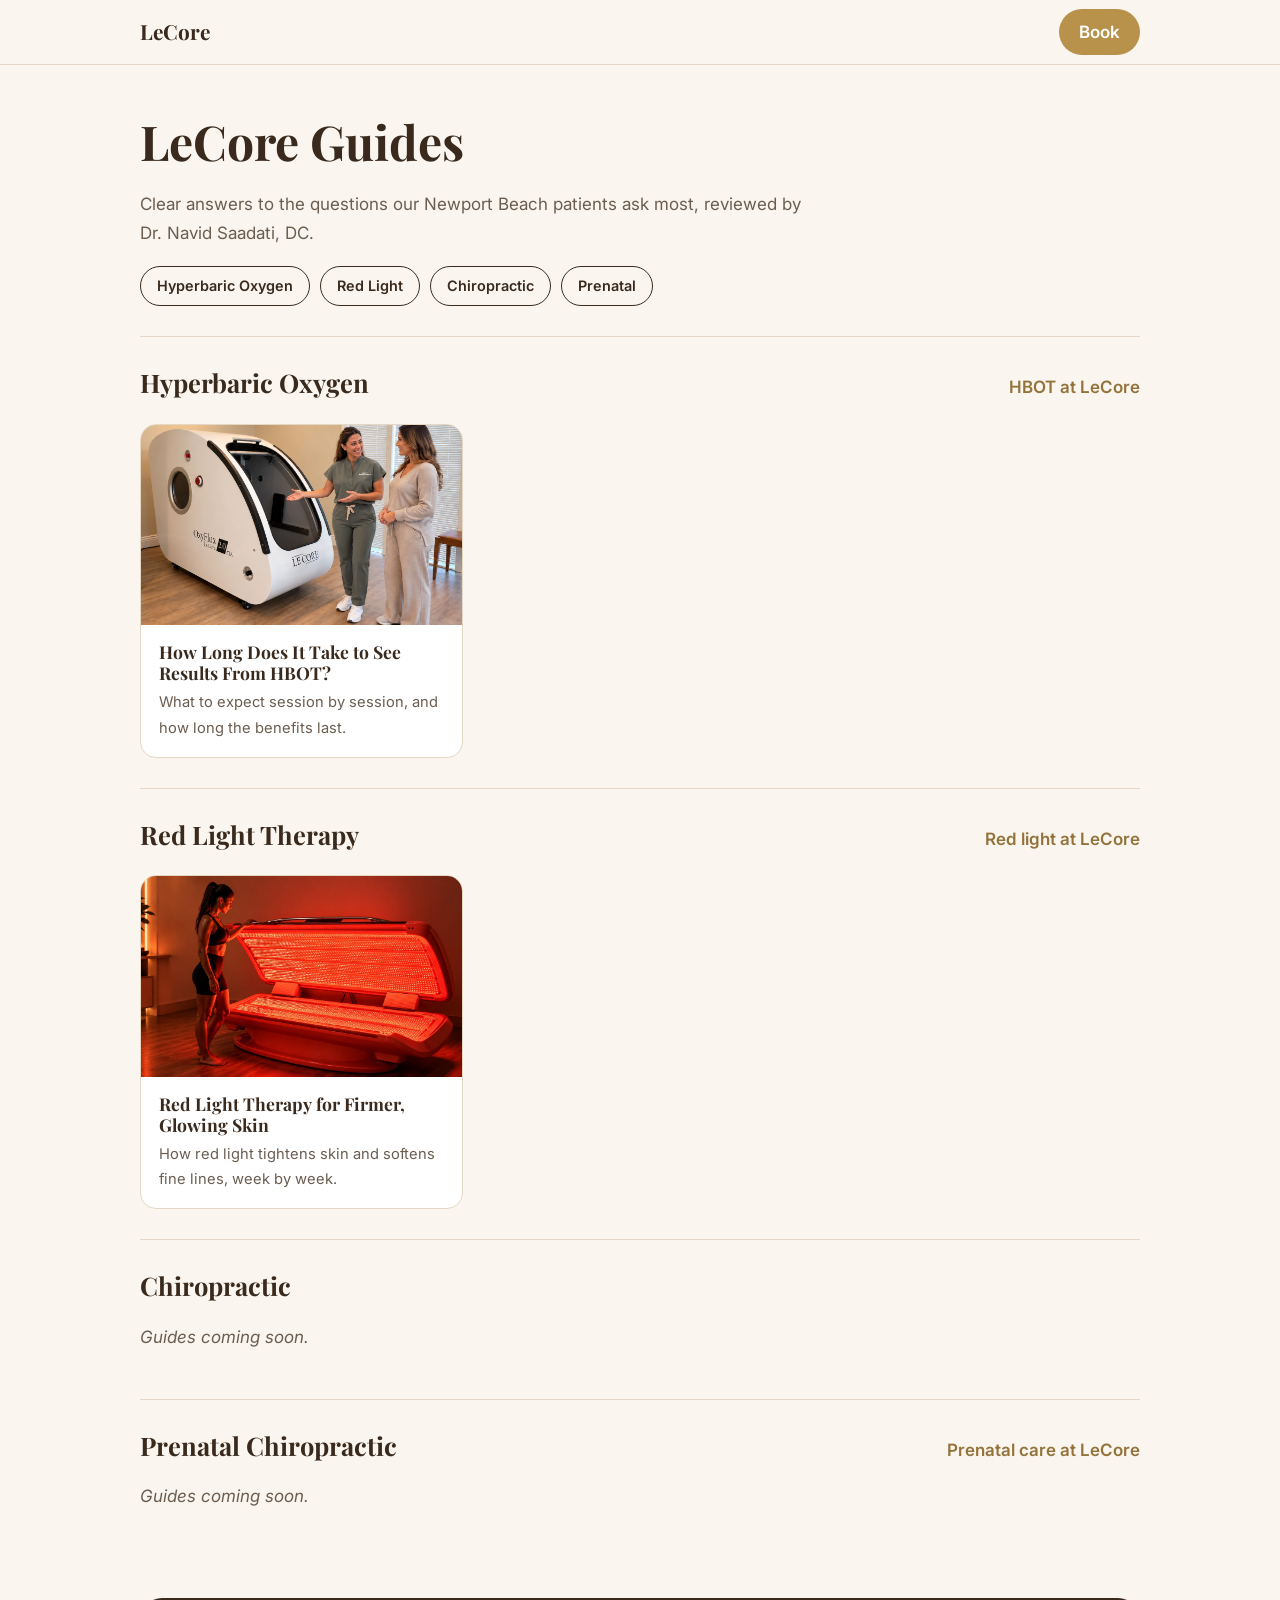
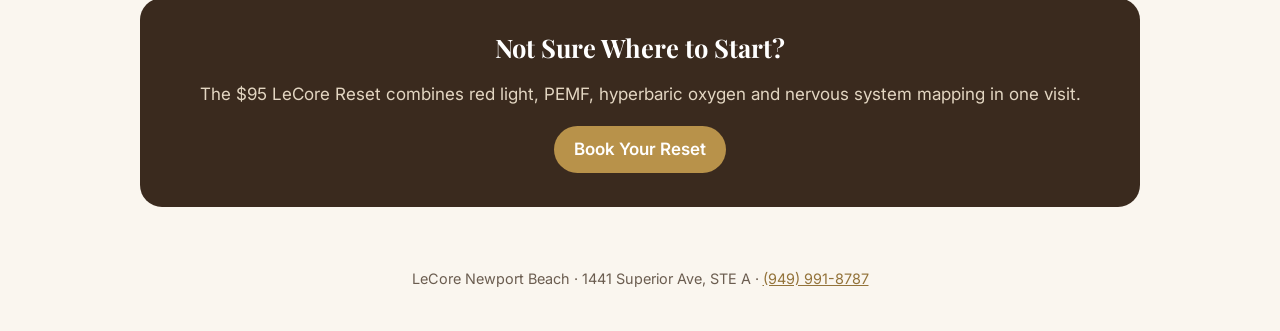
<file: guides/index.html>
<!doctype html>
<html lang="en">
<head>
<meta charset="utf-8">
<meta name="viewport" content="width=device-width, initial-scale=1">
<title>Recovery and Wellness Guides | LeCore Newport Beach</title>
<meta name="description" content="Clinician-reviewed guides on hyperbaric oxygen, red light therapy, chiropractic and prenatal care from LeCore Newport Beach.">
<link rel="canonical" href="https://bio.lecorenb.com/guides/">
<meta property="og:title" content="LeCore Guides">
<meta property="og:description" content="Clear answers to the questions Newport Beach patients ask most, reviewed by Dr. Navid Saadati, DC.">
<meta property="og:image" content="https://bio.lecorenb.com/assets/hero-redlight.jpg">
<link href="https://fonts.googleapis.com/css2?family=Playfair+Display:wght@500;700&family=Inter:wght@400;600&display=swap" rel="stylesheet">
<script type="application/ld+json">
{"@context":"https://schema.org","@type":"CollectionPage","name":"LeCore Guides","url":"https://bio.lecorenb.com/guides/","publisher":{"@type":"MedicalBusiness","name":"LeCore Newport Beach","url":"https://lecorenb.com","telephone":"+1-949-991-8787","address":{"@type":"PostalAddress","streetAddress":"1441 Superior Ave, STE A","addressLocality":"Newport Beach","addressRegion":"CA","postalCode":"92663"}}}
</script>
<style>
:root{--cream:#FAF6EF;--cream2:#F2EADC;--ink:#2B2118;--muted:#6B5D50;--gold:#B8924A;--gold2:#93733A;--brown:#3A2A1E;--line:#E4D8C4}
*{box-sizing:border-box}
body{margin:0;background:var(--cream);color:var(--ink);font:17px/1.7 Inter,system-ui,sans-serif}
h1,h2,h3{font-family:"Playfair Display",Georgia,serif;color:var(--brown);line-height:1.2;margin:0 0 .4em}
h1{font-size:clamp(2rem,6vw,3rem)}
a{color:var(--gold2)}
.wide{max-width:1040px;margin:0 auto;padding:0 20px}
.top{border-bottom:1px solid var(--line)}
.top .wide{display:flex;justify-content:space-between;align-items:center;height:64px}
.logo{font-family:"Playfair Display",serif;font-weight:700;font-size:1.3rem;color:var(--brown);text-decoration:none}
.btn{display:inline-block;background:var(--gold);color:#fff;text-decoration:none;font-weight:600;padding:9px 20px;border-radius:999px}
.btn:hover{background:var(--gold2)}
.intro{padding:48px 0 20px;max-width:680px}
.intro p{color:var(--muted)}
.jump{display:flex;flex-wrap:wrap;gap:10px;margin:18px 0 10px}
.jump a{border:1px solid var(--brown);color:var(--brown);text-decoration:none;padding:7px 16px;border-radius:999px;font-weight:600;font-size:.9rem}
.topic{padding:30px 0;border-top:1px solid var(--line);scroll-margin-top:12px}
.topic-head{display:flex;justify-content:space-between;align-items:baseline;flex-wrap:wrap;gap:10px}
.topic-head a{font-weight:600;text-decoration:none}
.grid{display:grid;grid-template-columns:repeat(3,1fr);gap:16px;margin-top:16px}
.card{background:#fff;border:1px solid var(--line);border-radius:16px;overflow:hidden;text-decoration:none;color:var(--ink);display:flex;flex-direction:column}
.card img{width:100%;aspect-ratio:16/10;object-fit:cover;display:block}
.card div{padding:16px 18px}
.card h3{font-size:1.1rem}
.card p{margin:0;font-size:.92rem;color:var(--muted)}
.soon{color:var(--muted);font-style:italic;margin-top:12px}
.reset{background:var(--brown);color:#E3D6C2;border-radius:22px;padding:34px 26px;margin:40px 0;text-align:center}
.reset h2{color:#fff}
footer{text-align:center;font-size:.9rem;color:var(--muted);padding:20px 20px 40px}
@media(max-width:760px){.grid{grid-template-columns:1fr}body{font-size:16px}}
</style>
<!-- Meta Pixel -->
<script>
!function(f,b,e,v,n,t,s){if(f.fbq)return;n=f.fbq=function(){n.callMethod?
n.callMethod.apply(n,arguments):n.queue.push(arguments)};if(!f._fbq)f._fbq=n;
n.push=n;n.loaded=!0;n.version='2.0';n.queue=[];t=b.createElement(e);t.async=!0;
t.src=v;s=b.getElementsByTagName(e)[0];s.parentNode.insertBefore(t,s)}(window,
document,'script','https://connect.facebook.net/en_US/fbevents.js');
fbq('init','1779051199806264');fbq('track','PageView');
</script>
<noscript><img height="1" width="1" style="display:none" alt="" src="https://www.facebook.com/tr?id=1779051199806264&ev=PageView&noscript=1"></noscript>
</head>
<body>

<header class="top"><div class="wide">
  <a class="logo" href="/">LeCore</a>
  <a class="btn" href="/book/">Book</a>
</div></header>

<main class="wide">
  <section class="intro">
    <h1>LeCore Guides</h1>
    <p>Clear answers to the questions our Newport Beach patients ask most, reviewed by Dr. Navid Saadati, DC.</p>
    <nav class="jump"><a href="#hbot">Hyperbaric Oxygen</a><a href="#red-light">Red Light</a><a href="#chiropractic">Chiropractic</a><a href="#prenatal">Prenatal</a></nav>
  </section>

  <section class="topic" id="hbot">
    <div class="topic-head"><h2>Hyperbaric Oxygen</h2><a href="/hyperbaric-oxygen-therapy-newport-beach">HBOT at LeCore</a></div>
    <div class="grid">
      <a class="card" href="/guides/hbot-results-timeline/">
        <img src="/assets/hero-hbot.jpg" alt="Hard-shell hyperbaric oxygen chamber" loading="lazy">
        <div><h3>How Long Does It Take to See Results From HBOT?</h3><p>What to expect session by session, and how long the benefits last.</p></div>
      </a>
    </div>
  </section>

  <section class="topic" id="red-light">
    <div class="topic-head"><h2>Red Light Therapy</h2><a href="/red-light-therapy-newport-beach">Red light at LeCore</a></div>
    <div class="grid">
      <a class="card" href="/guides/red-light-therapy-skin/">
        <img src="/assets/hero-redlight.jpg" alt="Red light therapy for skin" loading="lazy">
        <div><h3>Red Light Therapy for Firmer, Glowing Skin</h3><p>How red light tightens skin and softens fine lines, week by week.</p></div>
      </a>
    </div>
  </section>

  <section class="topic" id="chiropractic">
    <div class="topic-head"><h2>Chiropractic</h2></div>
    <p class="soon">Guides coming soon.</p>
  </section>

  <section class="topic" id="prenatal">
    <div class="topic-head"><h2>Prenatal Chiropractic</h2><a href="/prenatal-chiropractic-newport-beach">Prenatal care at LeCore</a></div>
    <p class="soon">Guides coming soon.</p>
  </section>

  <section class="reset">
    <h2>Not Sure Where to Start?</h2>
    <p>The $95 LeCore Reset combines red light, PEMF, hyperbaric oxygen and nervous system mapping in one visit.</p>
    <a class="btn" href="/">Book Your Reset</a>
  </section>
</main>

<footer>LeCore Newport Beach · 1441 Superior Ave, STE A · <a href="tel:+19499918787">(949) 991-8787</a></footer>
</body>
</html>
</file>
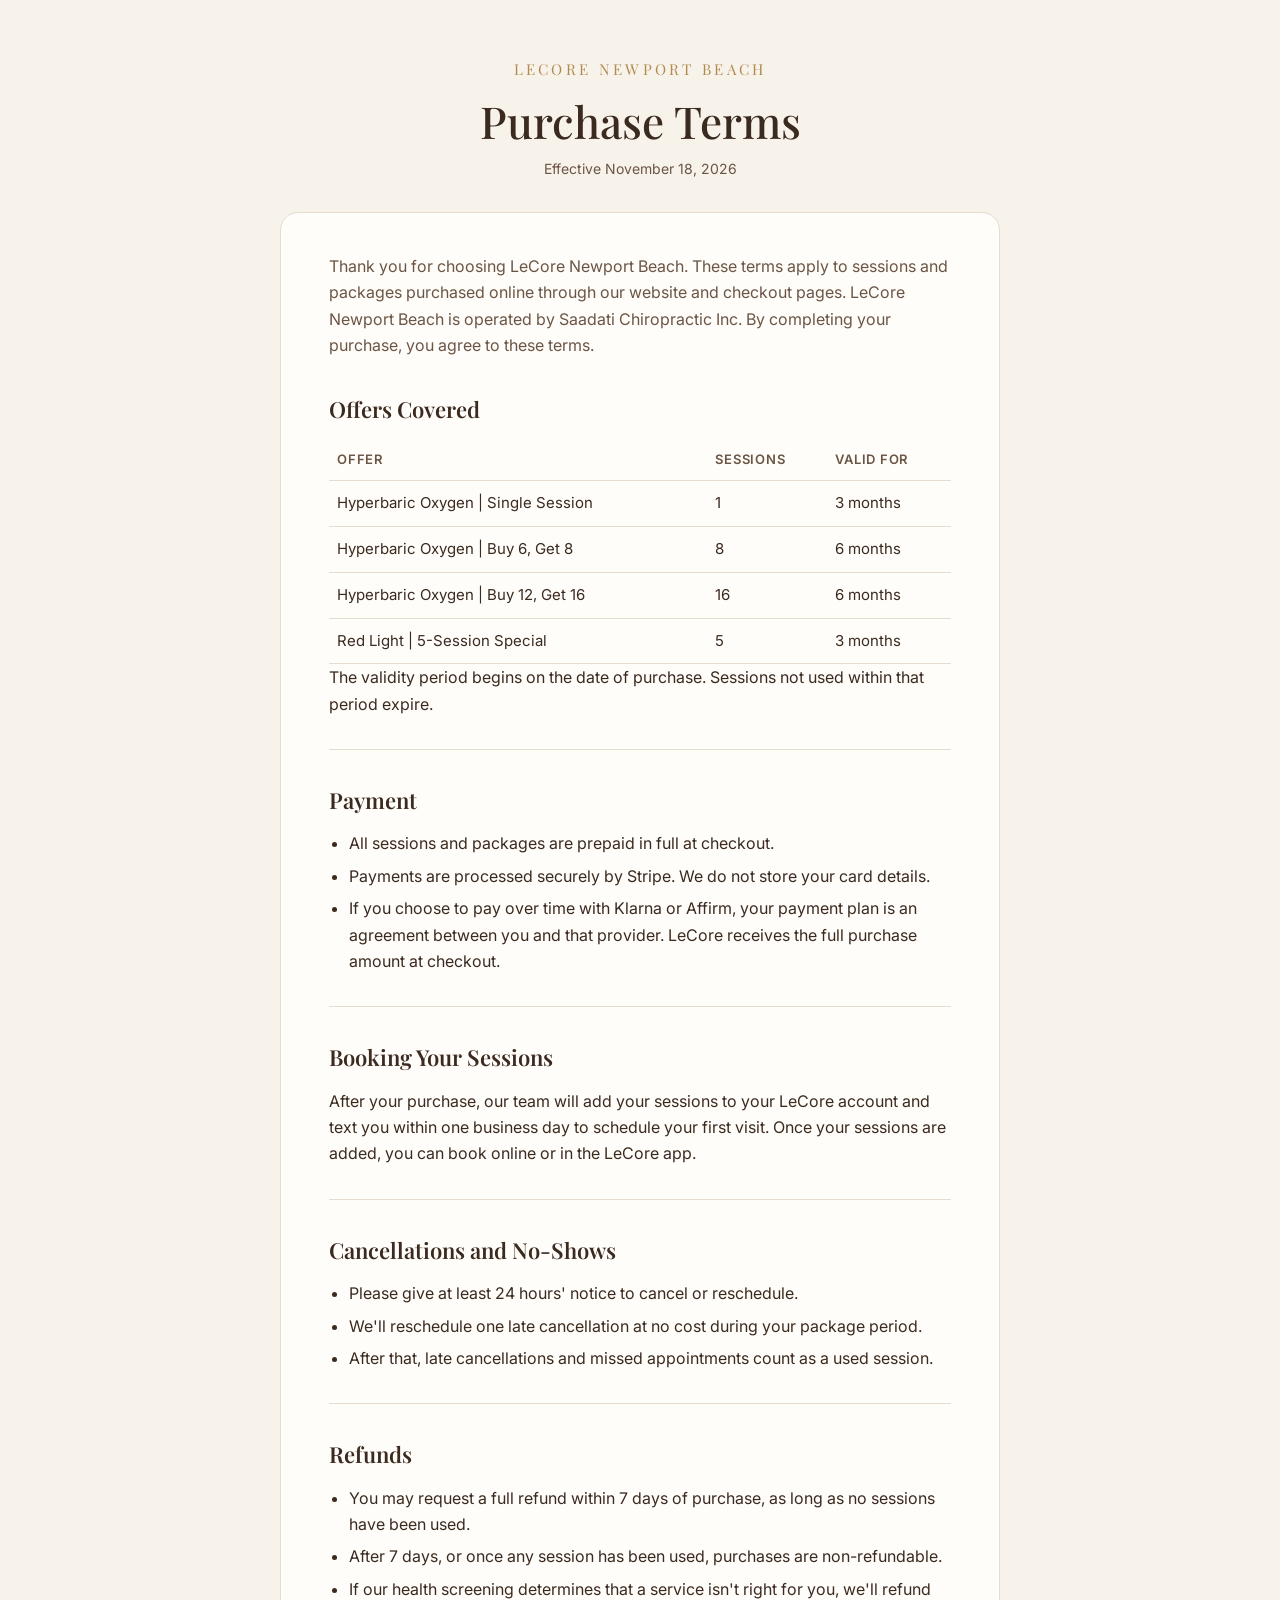
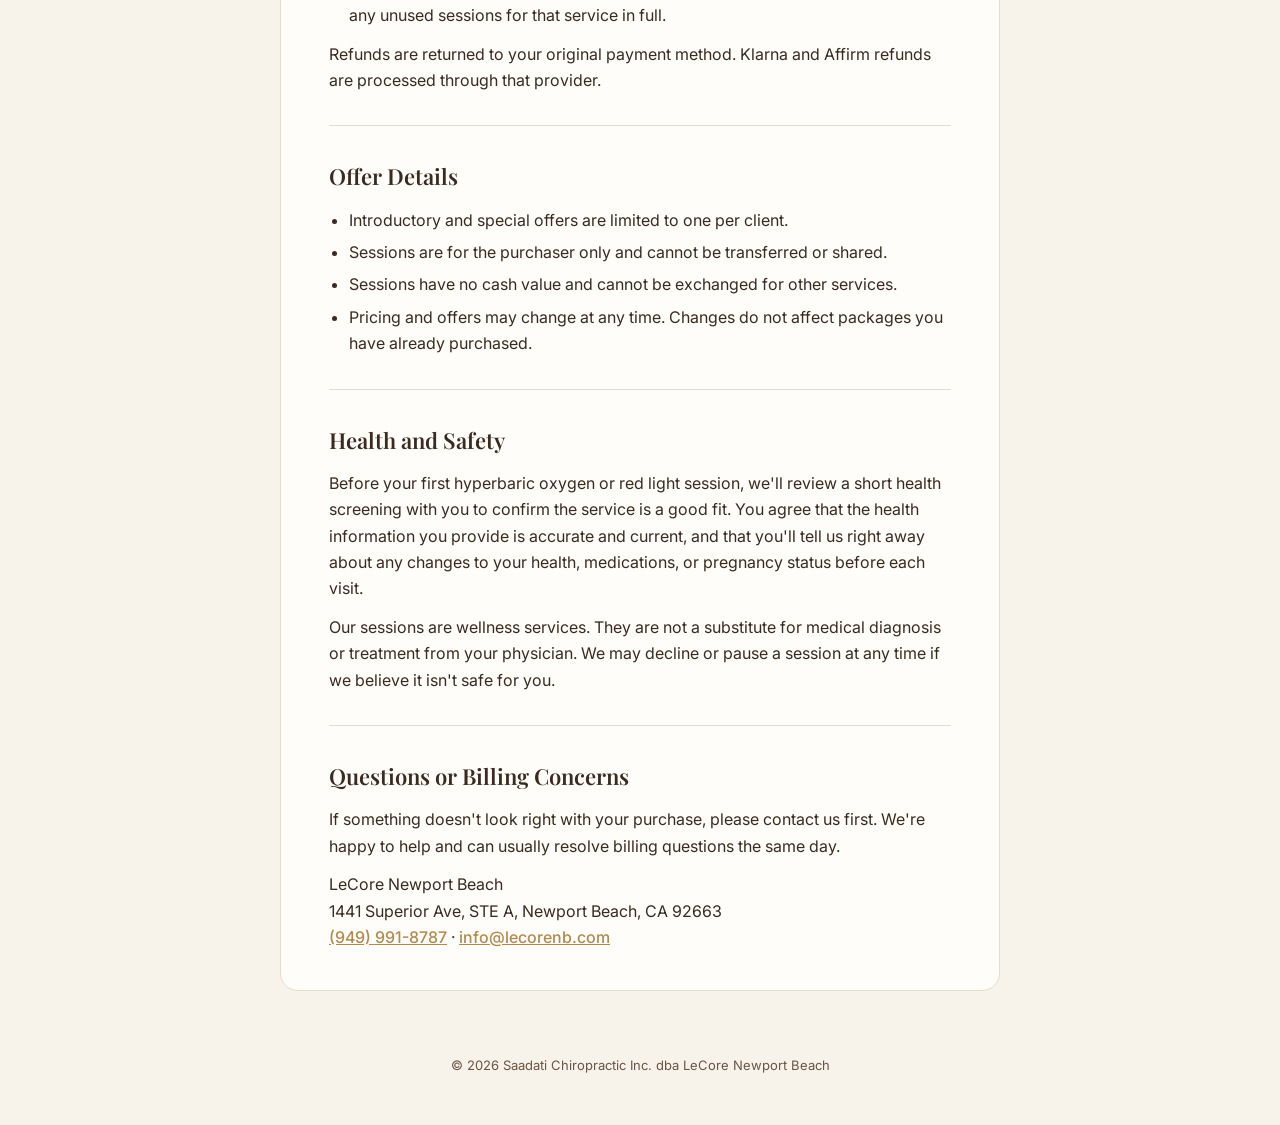
<file: terms/index.html>
<!DOCTYPE html>
<html lang="en">
<head>
<meta charset="UTF-8">
<meta name="viewport" content="width=device-width, initial-scale=1.0">
<title>Purchase Terms | LeCore Newport Beach</title>
<meta name="description" content="Purchase terms for LeCore Newport Beach hyperbaric oxygen and red light therapy sessions and packages.">
<link rel="canonical" href="https://bio.lecorenb.com/terms">
<link rel="preconnect" href="https://fonts.googleapis.com">
<link rel="preconnect" href="https://fonts.gstatic.com" crossorigin>
<link href="https://fonts.googleapis.com/css2?family=Inter:wght@400;500;600&family=Playfair+Display:wght@500;600&display=swap" rel="stylesheet">
<style>
  :root {
    --cream: #f7f2ea;
    --paper: #fffdf9;
    --brown: #3b2a1f;
    --brown-soft: #6b5545;
    --gold: #b08a4f;
    --line: #e6dccd;
  }
  * { box-sizing: border-box; margin: 0; padding: 0; }
  body {
    background: var(--cream);
    color: var(--brown);
    font-family: "Inter", system-ui, sans-serif;
    font-size: 16px;
    line-height: 1.65;
    -webkit-font-smoothing: antialiased;
  }
  header {
    text-align: center;
    padding: 56px 24px 32px;
  }
  .brand {
    font-family: "Playfair Display", serif;
    font-size: 15px;
    letter-spacing: 0.22em;
    text-transform: uppercase;
    color: var(--gold);
    text-decoration: none;
  }
  h1 {
    font-family: "Playfair Display", serif;
    font-weight: 500;
    font-size: clamp(32px, 6vw, 44px);
    line-height: 1.15;
    margin-top: 14px;
  }
  .effective {
    margin-top: 10px;
    font-size: 14px;
    color: var(--brown-soft);
  }
  main {
    max-width: 720px;
    margin: 0 auto 64px;
    padding: 40px clamp(22px, 5vw, 48px);
    background: var(--paper);
    border: 1px solid var(--line);
    border-radius: 18px;
  }
  .intro { color: var(--brown-soft); }
  section { padding-top: 32px; }
  section + section { border-top: 1px solid var(--line); margin-top: 32px; }
  h2 {
    font-family: "Playfair Display", serif;
    font-weight: 600;
    font-size: 22px;
    margin-bottom: 12px;
  }
  p + p, p + ul, ul + p { margin-top: 12px; }
  ul { padding-left: 20px; }
  li + li { margin-top: 6px; }
  strong { font-weight: 600; }
  table {
    width: 100%;
    border-collapse: collapse;
    margin-top: 8px;
    font-size: 15px;
  }
  th, td {
    text-align: left;
    padding: 10px 8px;
    border-bottom: 1px solid var(--line);
    vertical-align: top;
  }
  th { font-weight: 600; color: var(--brown-soft); font-size: 13px; text-transform: uppercase; letter-spacing: 0.06em; }
  a { color: var(--gold); }
  .contact a { font-weight: 500; }
  footer {
    text-align: center;
    padding: 0 24px 48px;
    font-size: 13px;
    color: var(--brown-soft);
  }
</style>
</head>
<body>

<header>
  <a class="brand" href="https://bio.lecorenb.com/">LeCore Newport Beach</a>
  <h1>Purchase Terms</h1>
  <p class="effective">Effective November 18, 2026</p>
</header>

<main>
  <p class="intro">Thank you for choosing LeCore Newport Beach. These terms apply to sessions and packages purchased online through our website and checkout pages. LeCore Newport Beach is operated by Saadati Chiropractic Inc. By completing your purchase, you agree to these terms.</p>

  <section>
    <h2>Offers Covered</h2>
    <table>
      <thead>
        <tr><th>Offer</th><th>Sessions</th><th>Valid for</th></tr>
      </thead>
      <tbody>
        <tr><td>Hyperbaric Oxygen | Single Session</td><td>1</td><td>3 months</td></tr>
        <tr><td>Hyperbaric Oxygen | Buy 6, Get 8</td><td>8</td><td>6 months</td></tr>
        <tr><td>Hyperbaric Oxygen | Buy 12, Get 16</td><td>16</td><td>6 months</td></tr>
        <tr><td>Red Light | 5-Session Special</td><td>5</td><td>3 months</td></tr>
      </tbody>
    </table>
    <p>The validity period begins on the date of purchase. Sessions not used within that period expire.</p>
  </section>

  <section>
    <h2>Payment</h2>
    <ul>
      <li>All sessions and packages are prepaid in full at checkout.</li>
      <li>Payments are processed securely by Stripe. We do not store your card details.</li>
      <li>If you choose to pay over time with Klarna or Affirm, your payment plan is an agreement between you and that provider. LeCore receives the full purchase amount at checkout.</li>
    </ul>
  </section>

  <section>
    <h2>Booking Your Sessions</h2>
    <p>After your purchase, our team will add your sessions to your LeCore account and text you within one business day to schedule your first visit. Once your sessions are added, you can book online or in the LeCore app.</p>
  </section>

  <section>
    <h2>Cancellations and No-Shows</h2>
    <ul>
      <li>Please give at least 24 hours' notice to cancel or reschedule.</li>
      <li>We'll reschedule one late cancellation at no cost during your package period.</li>
      <li>After that, late cancellations and missed appointments count as a used session.</li>
    </ul>
  </section>

  <section>
    <h2>Refunds</h2>
    <ul>
      <li>You may request a full refund within 7 days of purchase, as long as no sessions have been used.</li>
      <li>After 7 days, or once any session has been used, purchases are non-refundable.</li>
      <li>If our health screening determines that a service isn't right for you, we'll refund any unused sessions for that service in full.</li>
    </ul>
    <p>Refunds are returned to your original payment method. Klarna and Affirm refunds are processed through that provider.</p>
  </section>

  <section>
    <h2>Offer Details</h2>
    <ul>
      <li>Introductory and special offers are limited to one per client.</li>
      <li>Sessions are for the purchaser only and cannot be transferred or shared.</li>
      <li>Sessions have no cash value and cannot be exchanged for other services.</li>
      <li>Pricing and offers may change at any time. Changes do not affect packages you have already purchased.</li>
    </ul>
  </section>

  <section>
    <h2>Health and Safety</h2>
    <p>Before your first hyperbaric oxygen or red light session, we'll review a short health screening with you to confirm the service is a good fit. You agree that the health information you provide is accurate and current, and that you'll tell us right away about any changes to your health, medications, or pregnancy status before each visit.</p>
    <p>Our sessions are wellness services. They are not a substitute for medical diagnosis or treatment from your physician. We may decline or pause a session at any time if we believe it isn't safe for you.</p>
  </section>

  <section>
    <h2>Questions or Billing Concerns</h2>
    <p>If something doesn't look right with your purchase, please contact us first. We're happy to help and can usually resolve billing questions the same day.</p>
    <p class="contact">
      LeCore Newport Beach<br>
      1441 Superior Ave, STE A, Newport Beach, CA 92663<br>
      <a href="tel:+19499918787">(949) 991-8787</a> · <a href="mailto:info@lecorenb.com">info@lecorenb.com</a>
    </p>
  </section>
</main>

<footer>
  &copy; 2026 Saadati Chiropractic Inc. dba LeCore Newport Beach
</footer>

</body>
</html>
</file>
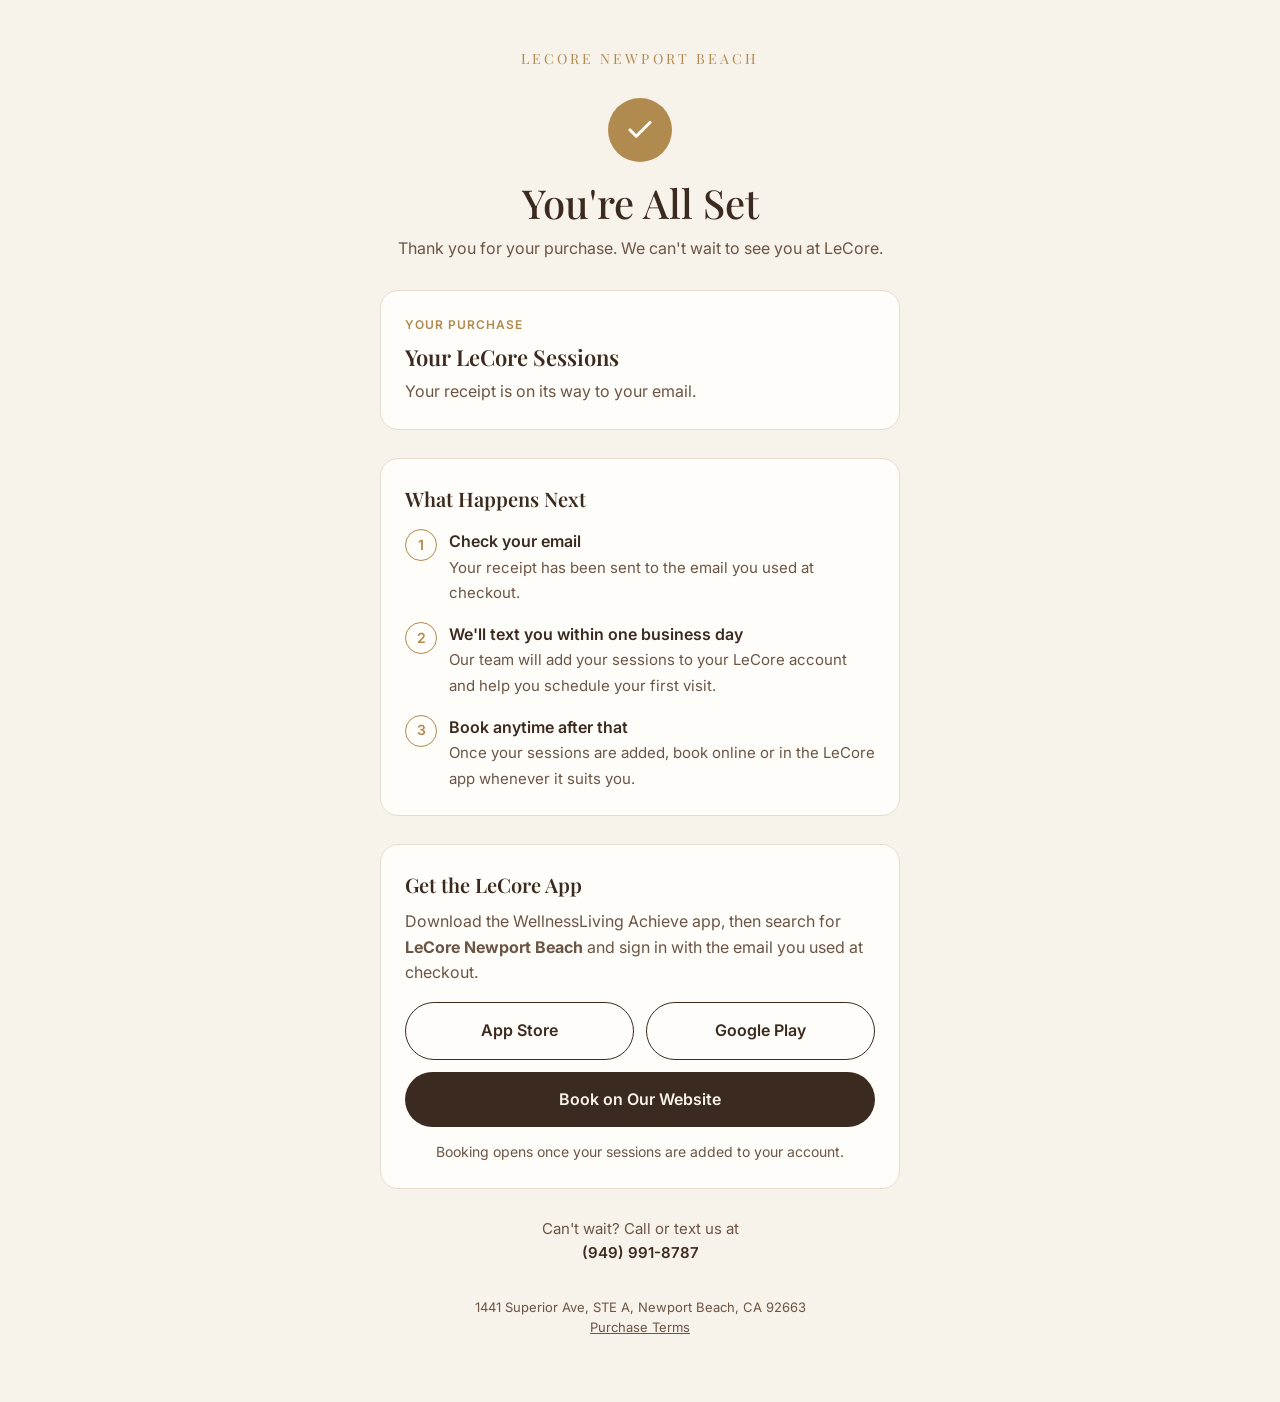
<file: thank-you/index.html>
<!DOCTYPE html>
<html lang="en">
<head>
<meta charset="UTF-8">
<meta name="viewport" content="width=device-width, initial-scale=1.0">
<title>Thank You | LeCore Newport Beach</title>
<meta name="robots" content="noindex, nofollow">
<link rel="preconnect" href="https://fonts.googleapis.com">
<link rel="preconnect" href="https://fonts.gstatic.com" crossorigin>
<link href="https://fonts.googleapis.com/css2?family=Inter:wght@400;500;600&family=Playfair+Display:wght@500;600&display=swap" rel="stylesheet">

<!-- Meta Pixel -->
<script>
  !function(f,b,e,v,n,t,s){if(f.fbq)return;n=f.fbq=function(){n.callMethod?
  n.callMethod.apply(n,arguments):n.queue.push(arguments)};if(!f._fbq)f._fbq=n;
  n.push=n;n.loaded=!0;n.version='2.0';n.queue=[];t=b.createElement(e);t.async=!0;
  t.src=v;s=b.getElementsByTagName(e)[0];s.parentNode.insertBefore(t,s)}(window,
  document,'script','https://connect.facebook.net/en_US/fbevents.js');
  fbq('init', '1779051199806264');
  fbq('track', 'PageView');
</script>

<style>
  :root {
    --cream: #f7f2ea;
    --paper: #fffdf9;
    --brown: #3b2a1f;
    --brown-soft: #6b5545;
    --gold: #b08a4f;
    --line: #e6dccd;
  }
  * { box-sizing: border-box; margin: 0; padding: 0; }
  body {
    background: var(--cream);
    color: var(--brown);
    font-family: "Inter", system-ui, sans-serif;
    font-size: 16px;
    line-height: 1.6;
    -webkit-font-smoothing: antialiased;
  }
  .wrap { max-width: 560px; margin: 0 auto; padding: 48px 20px 64px; }
  .brand {
    display: block;
    text-align: center;
    font-family: "Playfair Display", serif;
    font-size: 14px;
    letter-spacing: 0.22em;
    text-transform: uppercase;
    color: var(--gold);
    text-decoration: none;
  }
  .check {
    width: 64px; height: 64px;
    margin: 28px auto 18px;
    border-radius: 50%;
    background: var(--gold);
    display: flex; align-items: center; justify-content: center;
  }
  .check svg { width: 30px; height: 30px; }
  h1 {
    text-align: center;
    font-family: "Playfair Display", serif;
    font-weight: 500;
    font-size: clamp(30px, 7vw, 40px);
    line-height: 1.15;
  }
  .sub { text-align: center; color: var(--brown-soft); margin-top: 10px; }
  .card {
    background: var(--paper);
    border: 1px solid var(--line);
    border-radius: 18px;
    padding: 24px;
    margin-top: 28px;
  }
  .label {
    font-size: 12px;
    font-weight: 600;
    letter-spacing: 0.08em;
    text-transform: uppercase;
    color: var(--gold);
  }
  .product { font-family: "Playfair Display", serif; font-size: 22px; font-weight: 600; margin-top: 6px; }
  .detail { color: var(--brown-soft); margin-top: 4px; }
  h2 { font-family: "Playfair Display", serif; font-weight: 600; font-size: 20px; margin-bottom: 14px; }
  ol { list-style: none; counter-reset: step; }
  ol li {
    counter-increment: step;
    position: relative;
    padding-left: 44px;
    min-height: 30px;
  }
  ol li + li { margin-top: 16px; }
  ol li::before {
    content: counter(step);
    position: absolute; left: 0; top: 0;
    width: 30px; height: 30px;
    border-radius: 50%;
    border: 1px solid var(--gold);
    color: var(--gold);
    font-weight: 600; font-size: 14px;
    display: flex; align-items: center; justify-content: center;
  }
  ol strong { display: block; font-weight: 600; }
  ol span { color: var(--brown-soft); font-size: 15px; }
  .btns { display: grid; gap: 12px; margin-top: 4px; }
  .btn {
    display: block;
    text-align: center;
    padding: 15px 18px;
    border-radius: 999px;
    font-weight: 600;
    font-size: 16px;
    text-decoration: none;
  }
  .btn-primary { background: var(--brown); color: var(--cream); }
  .btn-outline { border: 1px solid var(--brown); color: var(--brown); }
  .stores { display: grid; grid-template-columns: 1fr 1fr; gap: 12px; }
  .note { font-size: 14px; color: var(--brown-soft); text-align: center; margin-top: 14px; }
  .contact { text-align: center; margin-top: 28px; font-size: 15px; color: var(--brown-soft); }
  .contact a { color: var(--brown); font-weight: 600; text-decoration: none; }
  footer { text-align: center; font-size: 13px; color: var(--brown-soft); margin-top: 32px; }
  footer a { color: var(--brown-soft); }
</style>
</head>
<body>
<div class="wrap">

  <a class="brand" href="https://bio.lecorenb.com/">LeCore Newport Beach</a>

  <div class="check" aria-hidden="true">
    <svg viewBox="0 0 24 24" fill="none" stroke="#fffdf9" stroke-width="2.5" stroke-linecap="round" stroke-linejoin="round"><polyline points="20 6 9 17 4 12"></polyline></svg>
  </div>

  <h1>You're All Set</h1>
  <p class="sub">Thank you for your purchase. We can't wait to see you at LeCore.</p>

  <div class="card">
    <div class="label">Your Purchase</div>
    <div class="product" id="product-name">Your LeCore Sessions</div>
    <div class="detail" id="product-detail">Your receipt is on its way to your email.</div>
  </div>

  <div class="card">
    <h2>What Happens Next</h2>
    <ol>
      <li><strong>Check your email</strong><span>Your receipt has been sent to the email you used at checkout.</span></li>
      <li><strong>We'll text you within one business day</strong><span>Our team will add your sessions to your LeCore account and help you schedule your first visit.</span></li>
      <li><strong>Book anytime after that</strong><span>Once your sessions are added, book online or in the LeCore app whenever it suits you.</span></li>
    </ol>
  </div>

  <div class="card">
    <h2>Get the LeCore App</h2>
    <p class="detail" style="margin:-6px 0 16px;">Download the WellnessLiving Achieve app, then search for <strong>LeCore Newport Beach</strong> and sign in with the email you used at checkout.</p>
    <div class="btns">
      <div class="stores">
        <a class="btn btn-outline" href="https://apps.apple.com/us/app/wellnessliving-achieve/id6756274607" target="_blank" rel="noopener">App Store</a>
        <a class="btn btn-outline" href="https://play.google.com/store/apps/details?id=com.wellnessliving.achieve" target="_blank" rel="noopener">Google Play</a>
      </div>
      <a class="btn btn-primary" href="https://www.wellnessliving.com/schedule/lecore-newport-beach" target="_blank" rel="noopener">Book on Our Website</a>
    </div>
    <p class="note">Booking opens once your sessions are added to your account.</p>
  </div>

  <p class="contact">
    Can't wait? Call or text us at<br>
    <a href="tel:+19499918787">(949) 991-8787</a>
  </p>

  <footer>
    1441 Superior Ave, STE A, Newport Beach, CA 92663<br>
    <a href="https://bio.lecorenb.com/terms">Purchase Terms</a>
  </footer>

</div>

<script>
  (function () {
    var products = {
      hbot1:  { name: "Hyperbaric Oxygen | Single Session", detail: "1 session, valid for 3 months", value: 100 },
      hbot8:  { name: "Hyperbaric Oxygen | Buy 6, Get 8", detail: "8 sessions, valid for 6 months", value: 1000 },
      hbot16: { name: "Hyperbaric Oxygen | Buy 12, Get 16", detail: "16 sessions, valid for 6 months", value: 1600 },
      red5:   { name: "Red Light | 5-Session Special", detail: "5 sessions, valid for 3 months", value: 150 }
    };

    var params = new URLSearchParams(window.location.search);
    var code = params.get("p");
    var sessionId = params.get("session_id");
    var product = products[code];

    if (product) {
      document.getElementById("product-name").textContent = product.name;
      document.getElementById("product-detail").textContent = product.detail;
    }

    // Fire Purchase only after a real Stripe checkout, and only once per checkout
    if (product && sessionId && sessionId.indexOf("cs_") === 0) {
      var key = "lecore_purchase_" + sessionId;
      var alreadySent = false;
      try { alreadySent = localStorage.getItem(key) === "1"; } catch (e) {}

      if (!alreadySent) {
        fbq("track", "Purchase", {
          value: product.value,
          currency: "USD",
          content_name: product.name,
          content_ids: [code],
          content_type: "product"
        }, { eventID: sessionId });
        try { localStorage.setItem(key, "1"); } catch (e) {}
      }
    }
  })();
</script>
</body>
</html>
</file>
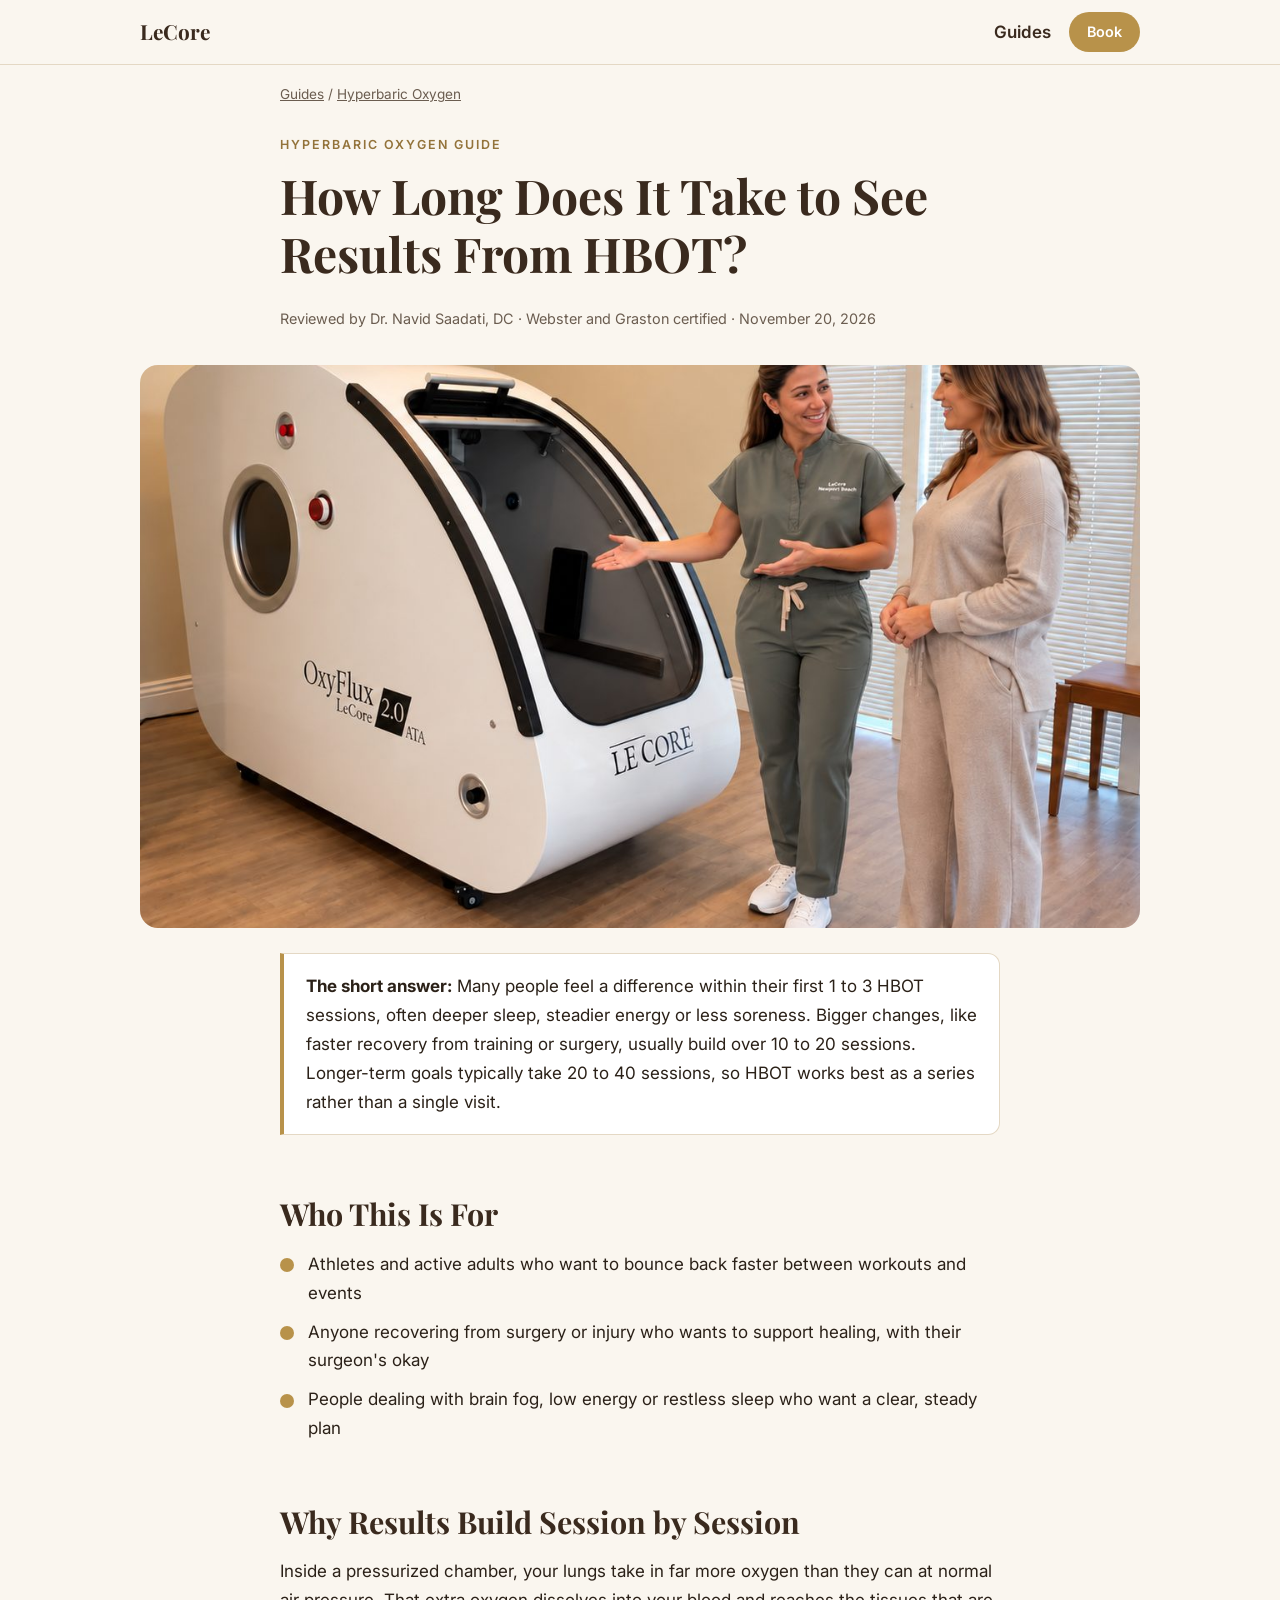
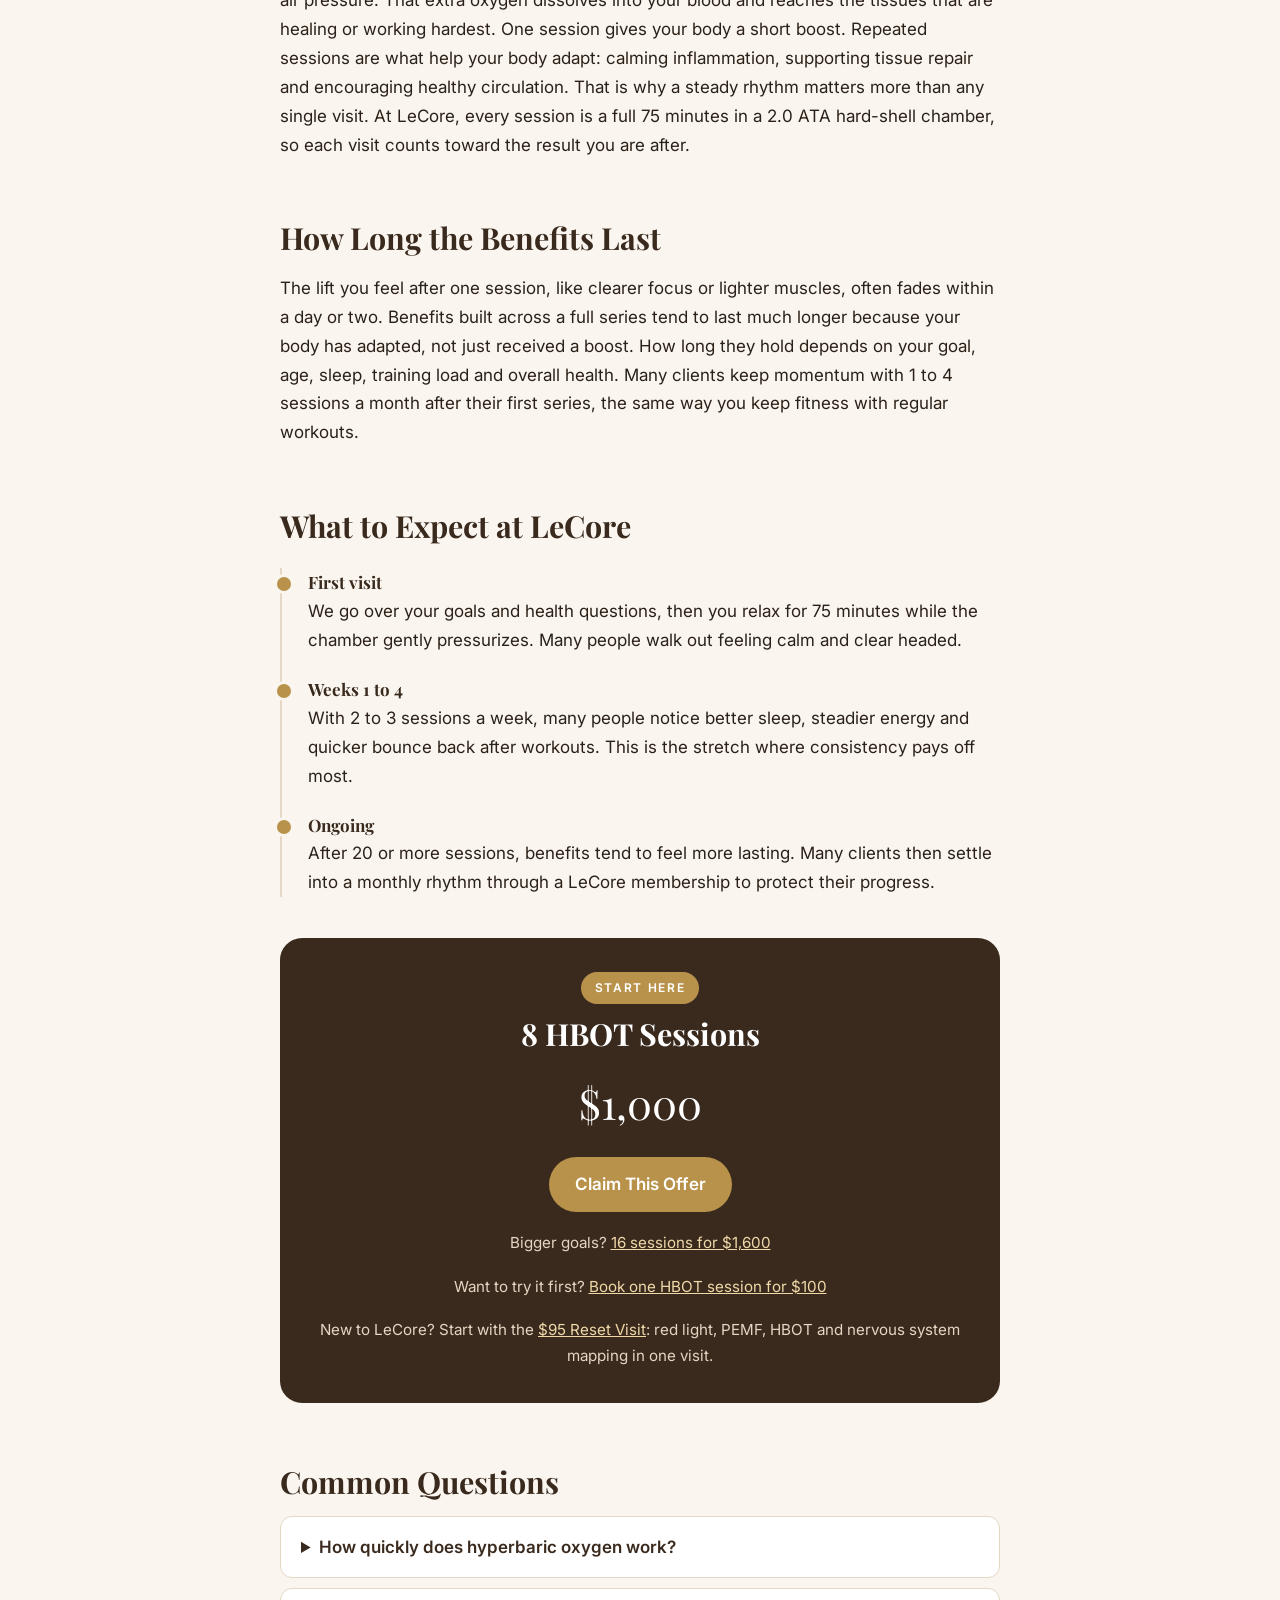
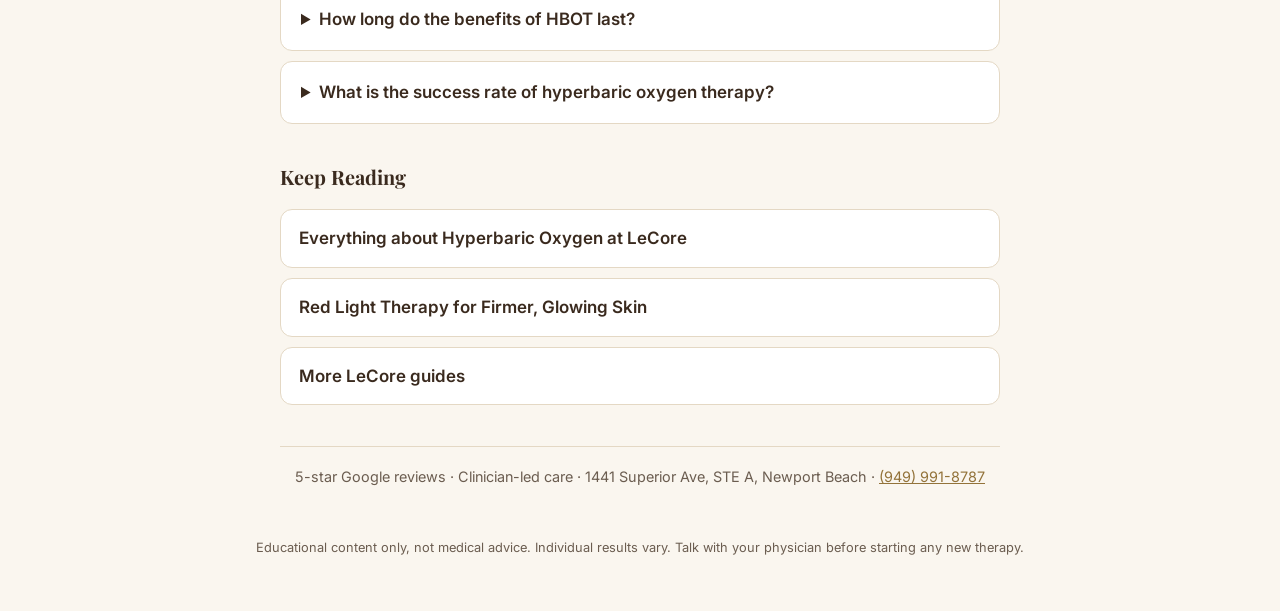
<file: guides/hbot-results-timeline/index.html>
<!doctype html>
<html lang="en">
<head>
<meta charset="utf-8">
<meta name="viewport" content="width=device-width, initial-scale=1">
<title>How Long Does It Take to See Results From HBOT? | LeCore Newport Beach</title>
<meta name="description" content="How quickly hyperbaric oxygen works, how long the benefits last and what to expect session by session. 75-minute sessions in a 2.0 ATA hard-shell chamber at LeCore Newport Beach.">
<link rel="canonical" href="https://bio.lecorenb.com/guides/hbot-results-timeline/">
<meta property="og:type" content="article">
<meta property="og:title" content="How Long Does It Take to See Results From HBOT?">
<meta property="og:description" content="How quickly hyperbaric oxygen works, how long the benefits last and what to expect session by session. 75-minute sessions in a 2.0 ATA hard-shell chamber at LeCore Newport Beach.">
<meta property="og:image" content="https://bio.lecorenb.com/assets/hero-hbot.jpg">
<meta name="twitter:card" content="summary_large_image">
<link href="https://fonts.googleapis.com/css2?family=Playfair+Display:wght@500;700&family=Inter:wght@400;600&display=swap" rel="stylesheet">
<script type="application/ld+json">
{"@context":"https://schema.org","@graph":[
{"@type":"BlogPosting","headline":"How Long Does It Take to See Results From HBOT?","description":"How quickly hyperbaric oxygen works, how long the benefits last and what to expect session by session. 75-minute sessions in a 2.0 ATA hard-shell chamber at LeCore Newport Beach.","image":"https://bio.lecorenb.com/assets/hero-hbot.jpg","datePublished":"2026-11-20","dateModified":"2026-11-20","author":{"@type":"Person","name":"Dr. Navid Saadati","jobTitle":"Doctor of Chiropractic"},"publisher":{"@type":"MedicalBusiness","name":"LeCore Newport Beach","url":"https://lecorenb.com","telephone":"+1-949-991-8787","address":{"@type":"PostalAddress","streetAddress":"1441 Superior Ave, STE A","addressLocality":"Newport Beach","addressRegion":"CA","postalCode":"92663"}},"mainEntityOfPage":"https://bio.lecorenb.com/guides/hbot-results-timeline/"},
{"@type":"BreadcrumbList","itemListElement":[{"@type":"ListItem","position":1,"name":"Guides","item":"https://bio.lecorenb.com/guides/"},{"@type":"ListItem","position":2,"name":"Hyperbaric Oxygen","item":"https://bio.lecorenb.com/hyperbaric-oxygen-therapy-newport-beach"},{"@type":"ListItem","position":3,"name":"How Long Does It Take to See Results From HBOT?"}]},
{"@type":"FAQPage","mainEntity":[{"@type":"Question","name":"How quickly does hyperbaric oxygen work?","acceptedAnswer":{"@type":"Answer","text":"Some people notice deeper sleep, more energy or less soreness within the first 1 to 3 sessions. Changes in recovery and inflammation usually show up between sessions 5 and 10, and longer-term goals typically take 20 to 40 sessions. Everyone responds a little differently."}},{"@type":"Question","name":"How long do the benefits of HBOT last?","acceptedAnswer":{"@type":"Answer","text":"The boost from a single session usually fades within a day or two. Benefits built over a full series tend to last much longer, often months, especially with occasional maintenance sessions. Sleep, stress, training and overall health all play a role."}},{"@type":"Question","name":"What is the success rate of hyperbaric oxygen therapy?","acceptedAnswer":{"@type":"Answer","text":"There is no single success rate because results depend on what you are using HBOT for. Hospitals use it for specific approved conditions, such as hard-to-heal wounds. For recovery, energy, focus and longevity goals, research is promising and still growing, and responses vary from person to person. Premium and Elite members get a Baseline and 90-Day Progress Check so you can see what is changing for you."}}]}
]}
</script>
<style>
:root{--cream:#FAF6EF;--cream2:#F2EADC;--ink:#2B2118;--muted:#6B5D50;--gold:#B8924A;--gold2:#93733A;--brown:#3A2A1E;--line:#E4D8C4}
*{box-sizing:border-box}
body{margin:0;background:var(--cream);color:var(--ink);font:17px/1.7 Inter,system-ui,sans-serif}
img{max-width:100%;display:block}
a{color:var(--gold2)}
h1,h2,h3{font-family:"Playfair Display",Georgia,serif;color:var(--brown);line-height:1.2;margin:0 0 .5em}
h1{font-size:clamp(2rem,6vw,3rem)}
h2{font-size:clamp(1.4rem,4vw,1.9rem);margin-top:2em}
.wrap{max-width:760px;margin:0 auto;padding:0 20px}
.wide{max-width:1040px;margin:0 auto;padding:0 20px}
.top{border-bottom:1px solid var(--line)}
.top .wide{display:flex;justify-content:space-between;align-items:center;height:64px}
.top nav{display:flex;gap:18px;align-items:center}
.top nav a{color:var(--brown);text-decoration:none;font-weight:600}
.logo{font-family:"Playfair Display",serif;font-weight:700;font-size:1.3rem;color:var(--brown);text-decoration:none}
.btn{display:inline-block;background:var(--gold);color:#fff!important;text-decoration:none;font-weight:600;padding:13px 26px;border-radius:999px}
.btn:hover{background:var(--gold2)}
.btn.sm{padding:8px 18px;font-size:.9rem}
.crumbs{font-size:.85rem;color:var(--muted);padding-top:18px}
.crumbs a{color:var(--muted)}
.hero{padding:28px 20px 10px}
.eyebrow{font-size:.78rem;letter-spacing:.16em;text-transform:uppercase;color:var(--gold2);font-weight:600;margin-bottom:12px}
.meta{font-size:.9rem;color:var(--muted)}
.hero-img{margin:24px 0;border-radius:18px;aspect-ratio:16/9;object-fit:cover;width:100%}
.answer{background:#fff;border:1px solid var(--line);border-left:4px solid var(--gold);padding:18px 22px;border-radius:0 12px 12px 0;margin:1.5em 0}
ul.check{list-style:none;padding:0}
ul.check li{position:relative;padding-left:28px;margin-bottom:10px}
ul.check li::before{content:"";position:absolute;left:0;top:.5em;width:14px;height:14px;border-radius:50%;background:var(--gold)}
.timeline{border-left:2px solid var(--line);padding-left:26px;margin:1.4em 0}
.step{position:relative;margin-bottom:20px}
.step::before{content:"";position:absolute;left:-34px;top:6px;width:14px;height:14px;border-radius:50%;background:var(--gold);border:3px solid var(--cream)}
.step strong{display:block;font-family:"Playfair Display",serif;color:var(--brown)}
.offer{background:var(--brown);color:#E3D6C2;border-radius:22px;padding:34px 26px;margin:2.4em 0;text-align:center}
.offer h2{color:#fff;margin-top:0}
.tag{display:inline-block;background:var(--gold);color:#fff;font-size:.75rem;letter-spacing:.14em;text-transform:uppercase;padding:6px 14px;border-radius:999px;margin-bottom:12px;font-weight:600}
.price{font-family:"Playfair Display",serif;font-size:2.6rem;color:#fff;margin:8px 0 18px}
.offer .reset{font-size:.95rem;margin:18px 0 0}
.offer .reset a{color:#F0D9A8}
details{background:#fff;border:1px solid var(--line);border-radius:12px;padding:16px 20px;margin-bottom:10px}
summary{cursor:pointer;font-weight:600;color:var(--brown)}
.related{margin:2.4em 0;display:grid;gap:10px}
.related a{display:block;background:#fff;border:1px solid var(--line);border-radius:12px;padding:14px 18px;text-decoration:none;color:var(--brown);font-weight:600}
.trust{text-align:center;font-size:.9rem;color:var(--muted);padding:18px 0;border-top:1px solid var(--line)}
.disclaimer{font-size:.8rem;color:var(--muted);text-align:center;padding:16px 20px 40px}
.sticky{display:none}
@media(max-width:760px){body{font-size:16px}.sticky{display:block;position:fixed;left:12px;right:12px;bottom:12px;z-index:20}.sticky .btn{width:100%;text-align:center}.disclaimer{padding-bottom:96px}}
</style>
<!-- Meta Pixel -->
<script>
!function(f,b,e,v,n,t,s){if(f.fbq)return;n=f.fbq=function(){n.callMethod?
n.callMethod.apply(n,arguments):n.queue.push(arguments)};if(!f._fbq)f._fbq=n;
n.push=n;n.loaded=!0;n.version='2.0';n.queue=[];t=b.createElement(e);t.async=!0;
t.src=v;s=b.getElementsByTagName(e)[0];s.parentNode.insertBefore(t,s)}(window,
document,'script','https://connect.facebook.net/en_US/fbevents.js');
fbq('init','1779051199806264');fbq('track','PageView');fbq('track','ViewContent',{content_name:'Guide: hbot-results-timeline',content_category:'Hyperbaric Oxygen'});
</script>
<noscript><img height="1" width="1" style="display:none" alt="" src="https://www.facebook.com/tr?id=1779051199806264&ev=PageView&noscript=1"></noscript>
</head>
<body>

<header class="top"><div class="wide">
  <a class="logo" href="/">LeCore</a>
  <nav><a href="/guides/">Guides</a><a class="btn sm" href="/book/" data-track="header">Book</a></nav>
</div></header>

<nav class="crumbs wrap"><a href="/guides/">Guides</a> / <a href="/hyperbaric-oxygen-therapy-newport-beach">Hyperbaric Oxygen</a></nav>

<section class="hero wrap">
  <div class="eyebrow">Hyperbaric Oxygen Guide</div>
  <h1>How Long Does It Take to See Results From HBOT?</h1>
  <div class="meta">Reviewed by Dr. Navid Saadati, DC · Webster and Graston certified · November 20, 2026</div>
</section>
<div class="wide"><img class="hero-img" src="/assets/hero-hbot.jpg" alt="LeCore clinician showing a client the hard-shell hyperbaric oxygen chamber"></div>

<article class="wrap">

  <div class="answer"><strong>The short answer:</strong> Many people feel a difference within their first 1 to 3 HBOT sessions, often deeper sleep, steadier energy or less soreness. Bigger changes, like faster recovery from training or surgery, usually build over 10 to 20 sessions. Longer-term goals typically take 20 to 40 sessions, so HBOT works best as a series rather than a single visit.</div>

  <h2>Who This Is For</h2>
  <ul class="check"><li>Athletes and active adults who want to bounce back faster between workouts and events</li><li>Anyone recovering from surgery or injury who wants to support healing, with their surgeon's okay</li><li>People dealing with brain fog, low energy or restless sleep who want a clear, steady plan</li></ul>

  <h2>Why Results Build Session by Session</h2>
  <p>Inside a pressurized chamber, your lungs take in far more oxygen than they can at normal air pressure. That extra oxygen dissolves into your blood and reaches the tissues that are healing or working hardest. One session gives your body a short boost. Repeated sessions are what help your body adapt: calming inflammation, supporting tissue repair and encouraging healthy circulation. That is why a steady rhythm matters more than any single visit. At LeCore, every session is a full 75 minutes in a 2.0 ATA hard-shell chamber, so each visit counts toward the result you are after.</p>

  <h2>How Long the Benefits Last</h2>
  <p>The lift you feel after one session, like clearer focus or lighter muscles, often fades within a day or two. Benefits built across a full series tend to last much longer because your body has adapted, not just received a boost. How long they hold depends on your goal, age, sleep, training load and overall health. Many clients keep momentum with 1 to 4 sessions a month after their first series, the same way you keep fitness with regular workouts.</p>

  <h2>What to Expect at LeCore</h2>
  <div class="timeline">
    <div class="step"><strong>First visit</strong>We go over your goals and health questions, then you relax for 75 minutes while the chamber gently pressurizes. Many people walk out feeling calm and clear headed.</div>
    <div class="step"><strong>Weeks 1 to 4</strong>With 2 to 3 sessions a week, many people notice better sleep, steadier energy and quicker bounce back after workouts. This is the stretch where consistency pays off most.</div>
    <div class="step"><strong>Ongoing</strong>After 20 or more sessions, benefits tend to feel more lasting. Many clients then settle into a monthly rhythm through a LeCore membership to protect their progress.</div>
  </div>

  <div class="offer">
    <div class="tag">Start Here</div>
    <h2>8 HBOT Sessions</h2>
    <div class="price">$1,000</div>
    <a class="btn" href="https://buy.stripe.com/3cI4gzaQt6eXbrN3g34Ni00" data-track="offer">Claim This Offer</a>
    <p class="reset">Bigger goals? <a href="https://buy.stripe.com/aFafZh8Il46P2VheYL4Ni01" data-track="offer-16">16 sessions for $1,600</a></p>
    <p class="reset">Want to try it first? <a href="https://www.wellnessliving.com/rs/appointment-start.html?id_class_tab=3&amp;id_mode=1&amp;k_business=860553&amp;k_class_tab=82945&amp;k_service=330958" data-track="first-session">Book one HBOT session for $100</a></p>
    <p class="reset">New to LeCore? Start with the <a href="/" data-track="reset">$95 Reset Visit</a>: red light, PEMF, HBOT and nervous system mapping in one visit.</p>
  </div>

  <h2>Common Questions</h2>
  <details><summary>How quickly does hyperbaric oxygen work?</summary><p>Some people notice deeper sleep, more energy or less soreness within the first 1 to 3 sessions. Changes in recovery and inflammation usually show up between sessions 5 and 10, and longer-term goals typically take 20 to 40 sessions. Everyone responds a little differently.</p></details>
  <details><summary>How long do the benefits of HBOT last?</summary><p>The boost from a single session usually fades within a day or two. Benefits built over a full series tend to last much longer, often months, especially with occasional maintenance sessions. Sleep, stress, training and overall health all play a role.</p></details>
  <details><summary>What is the success rate of hyperbaric oxygen therapy?</summary><p>There is no single success rate because results depend on what you are using HBOT for. Hospitals use it for specific approved conditions, such as hard-to-heal wounds. For recovery, energy, focus and longevity goals, research is promising and still growing, and responses vary from person to person. Premium and Elite members get a Baseline and 90-Day Progress Check so you can see what is changing for you.</p></details>

  <div class="related">
    <h3>Keep Reading</h3>
    <a href="/hyperbaric-oxygen-therapy-newport-beach">Everything about Hyperbaric Oxygen at LeCore</a>
    <a href="/guides/red-light-therapy-skin/">Red Light Therapy for Firmer, Glowing Skin</a>
    <a href="/guides/">More LeCore guides</a>
  </div>

  <div class="trust">5-star Google reviews · Clinician-led care · 1441 Superior Ave, STE A, Newport Beach · <a href="tel:+19499918787">(949) 991-8787</a></div>
</article>

<p class="disclaimer">Educational content only, not medical advice. Individual results vary. Talk with your physician before starting any new therapy.</p>

<div class="sticky"><a class="btn" href="https://buy.stripe.com/3cI4gzaQt6eXbrN3g34Ni00" data-track="sticky">8 HBOT Sessions · $1,000</a></div>

<script>
document.querySelectorAll('[data-track]').forEach(function(a){
  a.addEventListener('click',function(){
    if(window.fbq){fbq('trackCustom','GuideClick',{guide:'hbot-results-timeline',button:a.dataset.track});}
  });
});
</script>
</body>
</html>
</file>
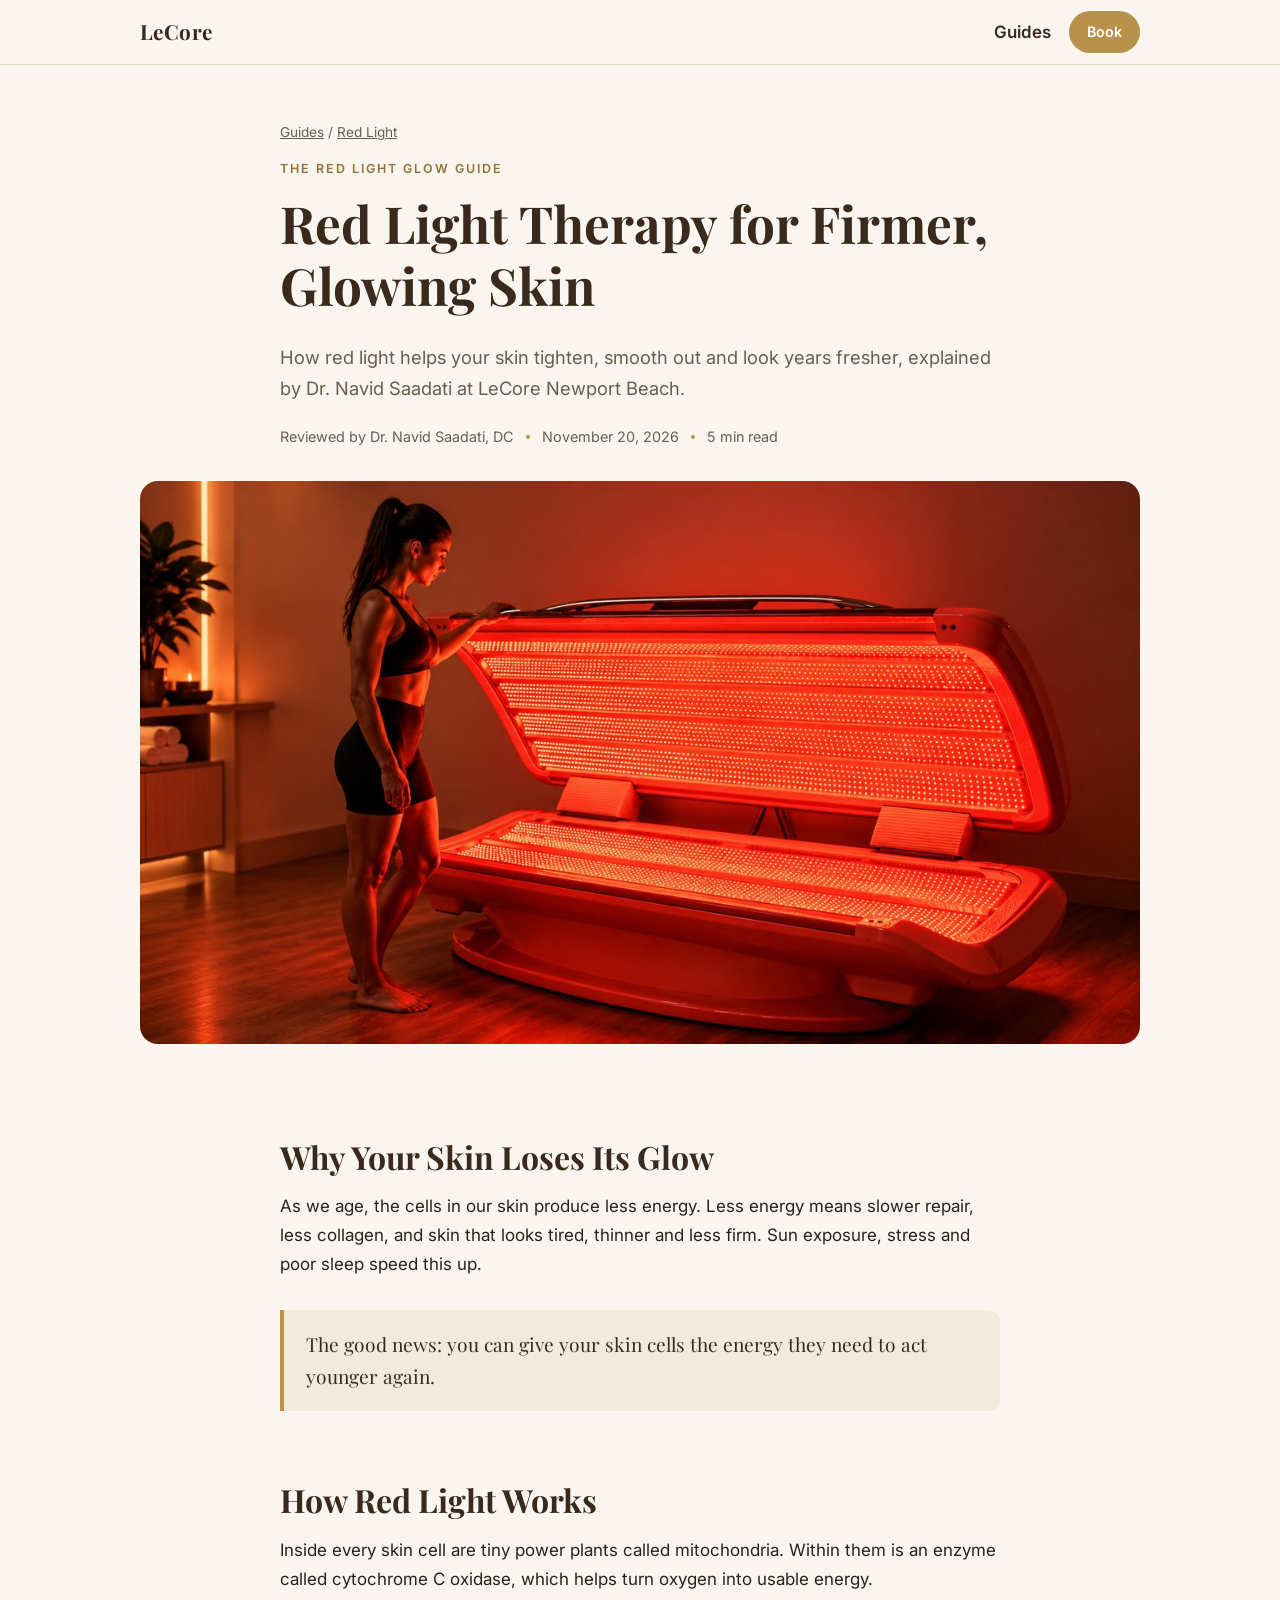
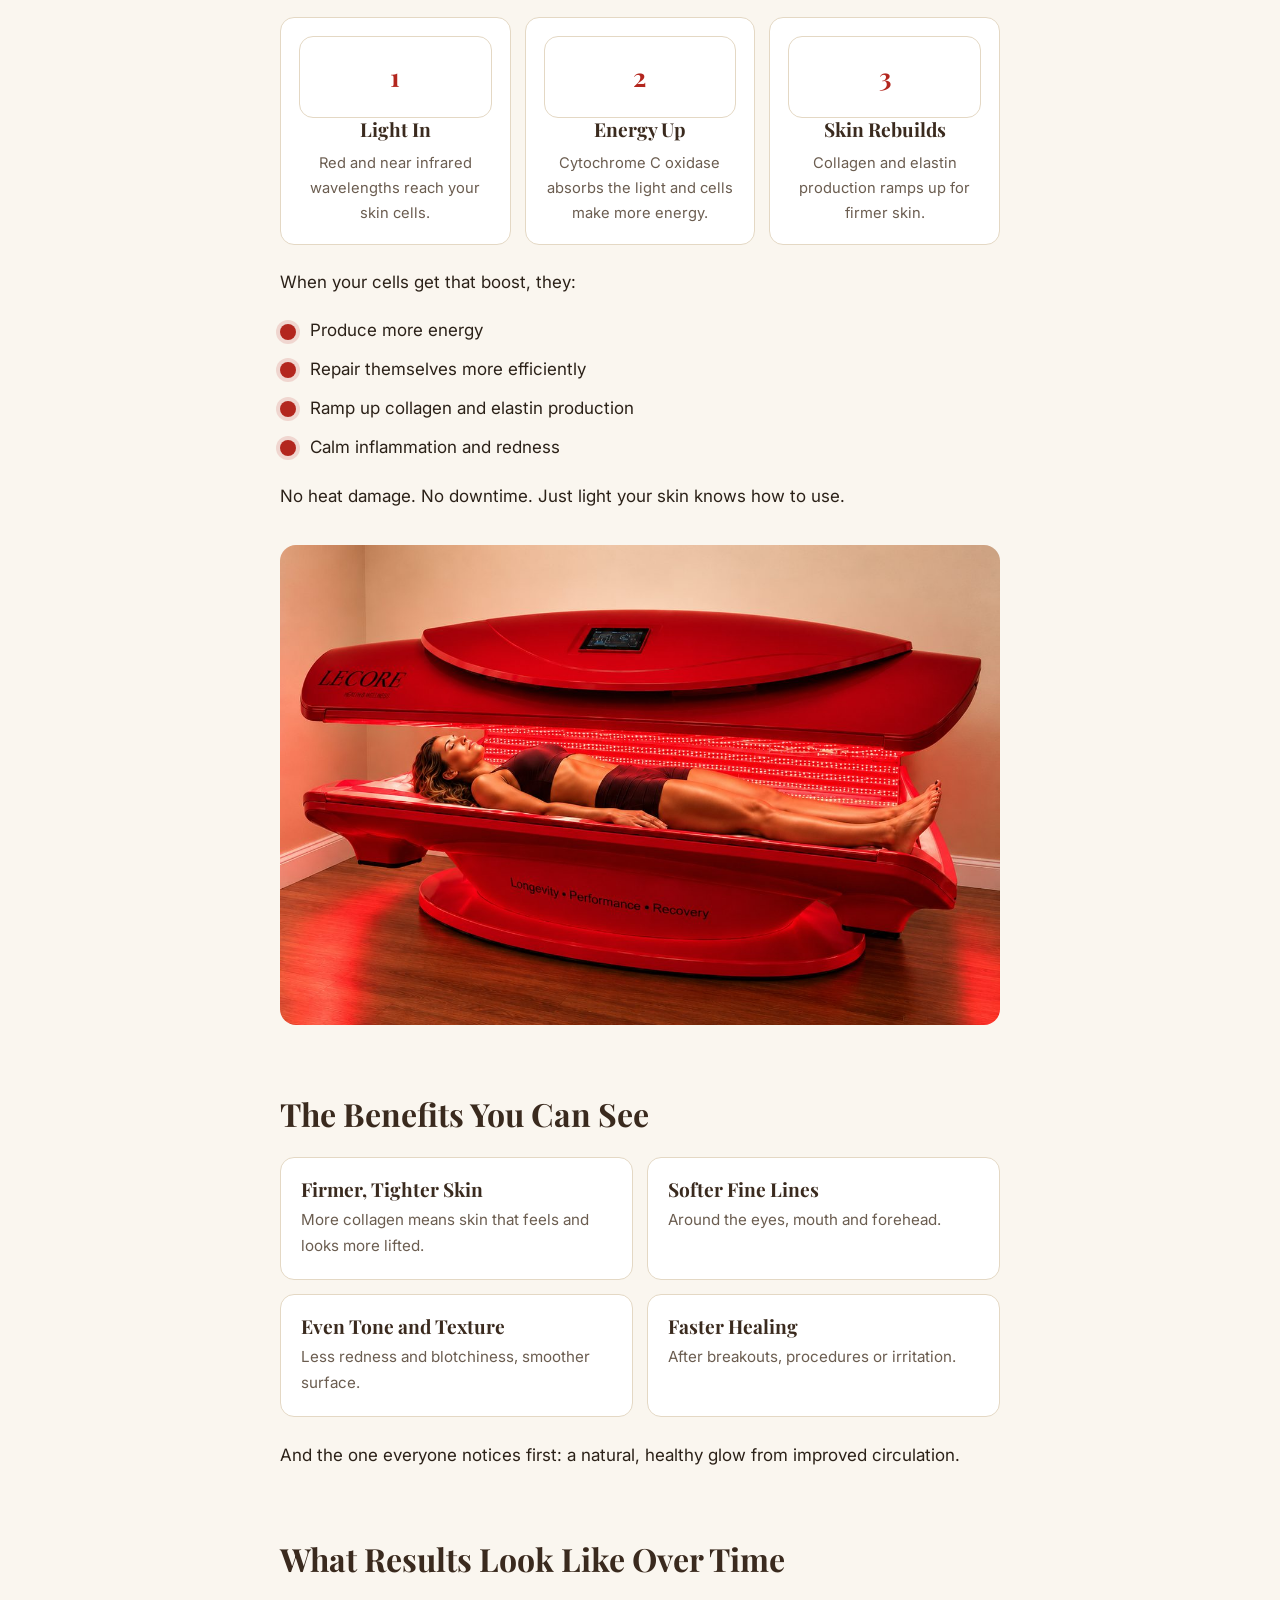
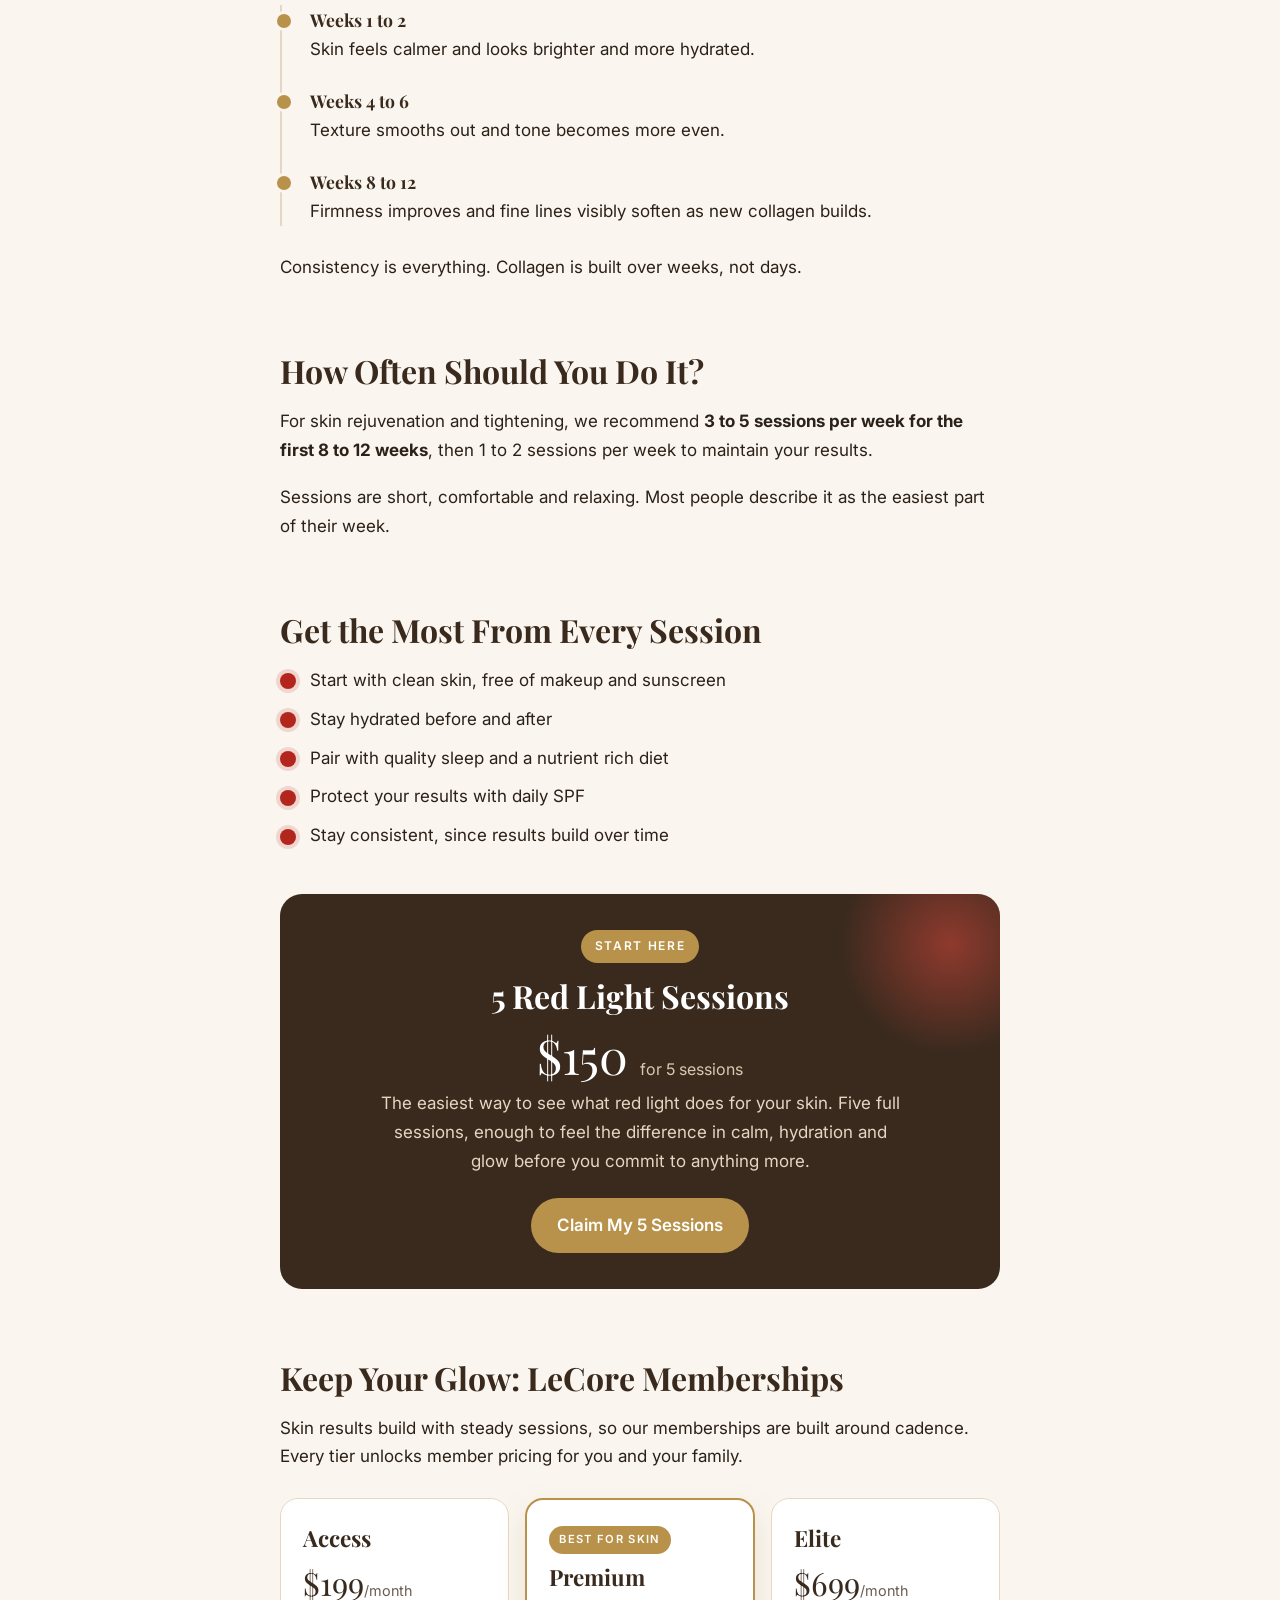
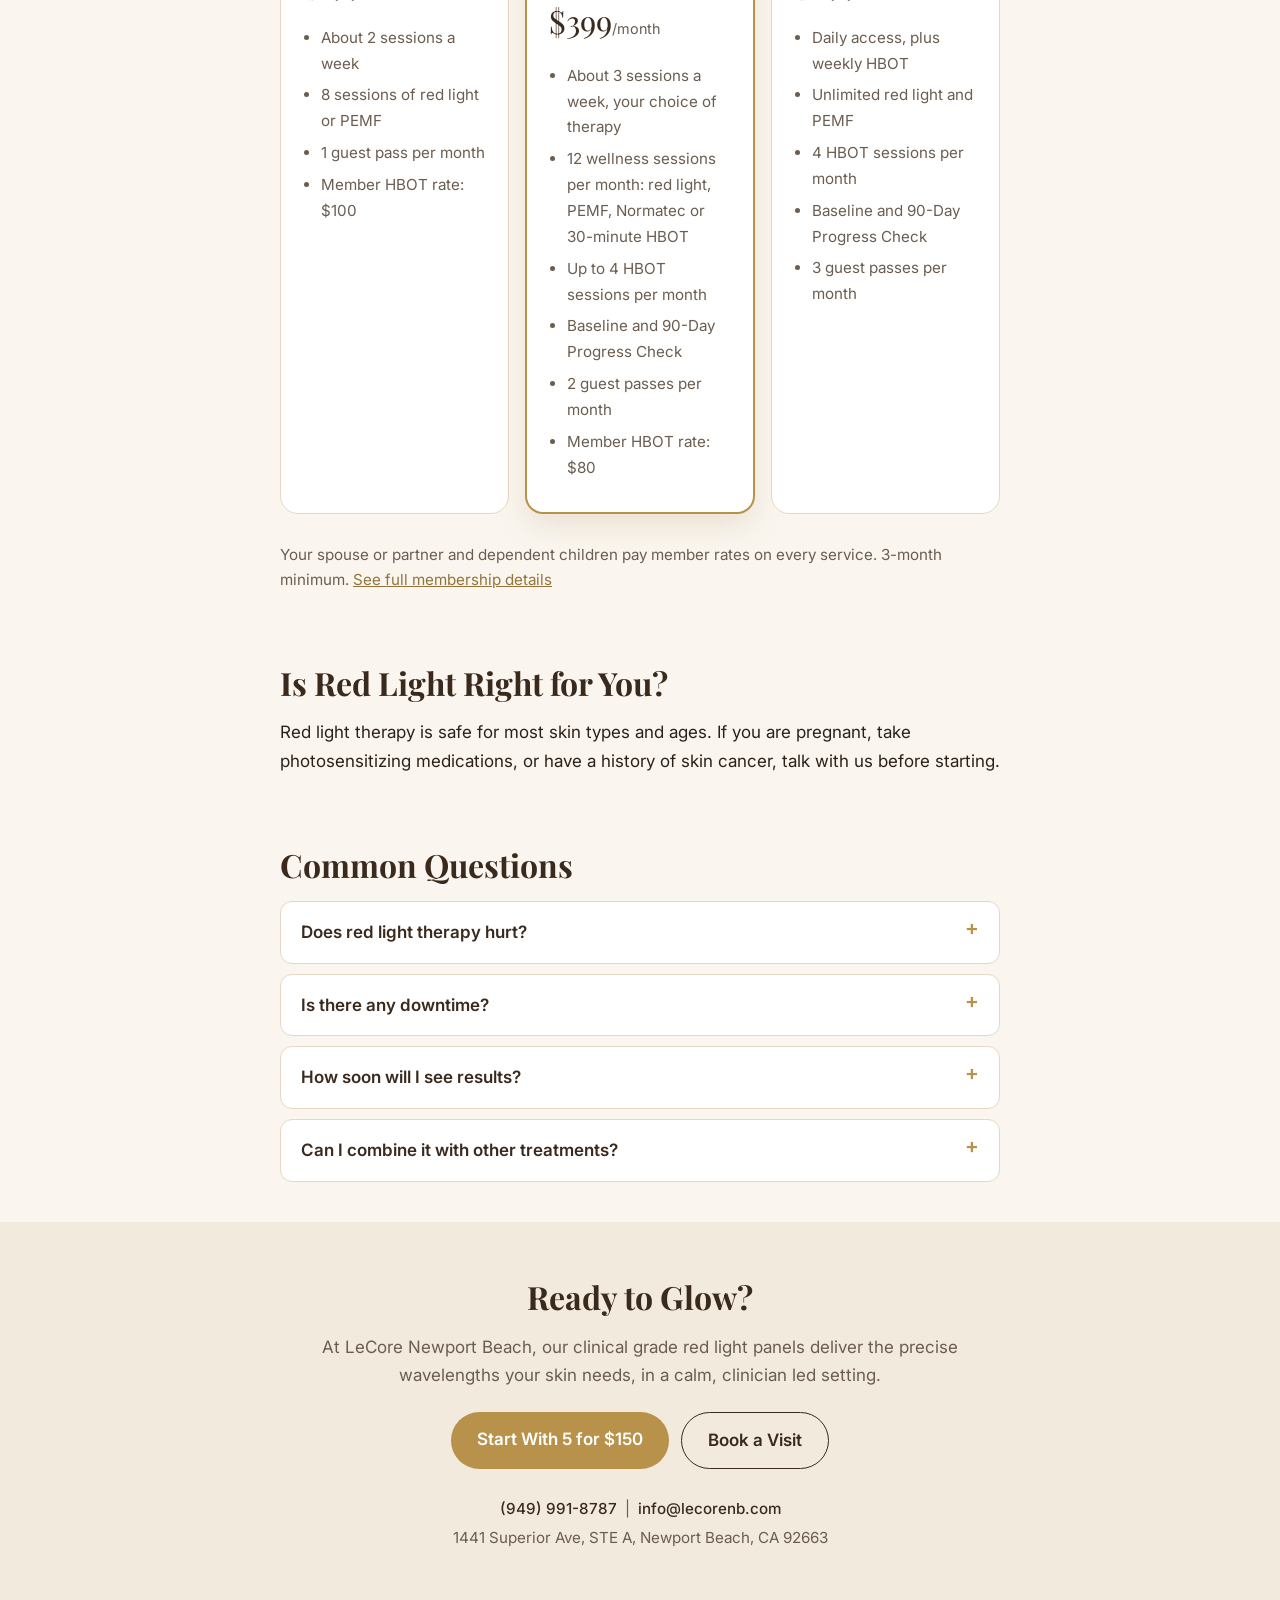
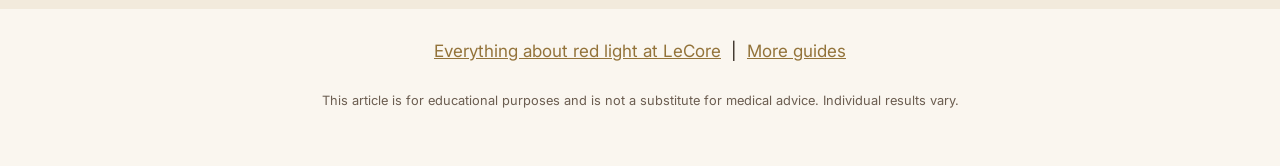
<file: guides/red-light-therapy-skin/index.html>
<!doctype html>
<html lang="en">
<head>
<meta charset="utf-8">
<meta name="viewport" content="width=device-width, initial-scale=1">
<title>Red Light Therapy for Skin Tightening and Rejuvenation | LeCore Newport Beach</title>
<meta name="description" content="How red light therapy helps tighten skin, soften fine lines and restore your glow. Learn how it works, what results look like week by week, and how often to come in. LeCore Newport Beach.">
<link rel="canonical" href="https://bio.lecorenb.com/guides/red-light-therapy-skin/">
<meta property="og:type" content="article">
<meta property="og:title" content="The Red Light Glow Guide: Red Light Therapy for Skin">
<meta property="og:description" content="Firmer skin, softer lines and a natural glow. How red light therapy works and what to expect.">
<meta property="og:url" content="https://bio.lecorenb.com/guides/red-light-therapy-skin/">
<meta property="og:image" content="https://bio.lecorenb.com/assets/hero-redlight.jpg">
<meta name="twitter:card" content="summary_large_image">
<link rel="preconnect" href="https://fonts.googleapis.com">
<link rel="preconnect" href="https://fonts.gstatic.com" crossorigin>
<link href="https://fonts.googleapis.com/css2?family=Playfair+Display:wght@500;600;700&family=Inter:wght@400;500;600&display=swap" rel="stylesheet">

<script type="application/ld+json">
{
  "@context": "https://schema.org",
  "@type": "BlogPosting",
  "headline": "The Red Light Glow Guide: Red Light Therapy for Skin Tightening and Rejuvenation",
  "description": "How red light therapy helps tighten skin, soften fine lines and restore your glow.",
  "image": "https://bio.lecorenb.com/assets/hero-redlight.jpg",
  "datePublished": "2026-11-20",
  "dateModified": "2026-11-20",
  "author": {"@type": "Person", "name": "Dr. Navid Saadati", "jobTitle": "Doctor of Chiropractic"},
  "publisher": {
    "@type": "Organization",
    "name": "LeCore Newport Beach",
    "url": "https://lecorenb.com"
  },
  "mainEntityOfPage": "https://bio.lecorenb.com/guides/red-light-therapy-skin/"
}
</script>
<script type="application/ld+json">
{
  "@context": "https://schema.org",
  "@type": "FAQPage",
  "mainEntity": [
    {"@type": "Question", "name": "How does red light therapy tighten skin?",
     "acceptedAnswer": {"@type": "Answer", "text": "Red and near infrared light are absorbed by cytochrome C oxidase inside your mitochondria. Your skin cells make more energy, which supports collagen and elastin production. More collagen means firmer, tighter skin over time."}},
    {"@type": "Question", "name": "How often should I do red light therapy for my skin?",
     "acceptedAnswer": {"@type": "Answer", "text": "For skin rejuvenation and tightening, 3 to 5 sessions per week for the first 8 to 12 weeks, then 1 to 2 sessions per week to maintain results."}},
    {"@type": "Question", "name": "When will I see results from red light therapy?",
     "acceptedAnswer": {"@type": "Answer", "text": "Most people notice calmer, brighter skin in 1 to 2 weeks, smoother texture by weeks 4 to 6, and visible firming by weeks 8 to 12 as new collagen builds."}},
    {"@type": "Question", "name": "Is red light therapy safe?",
     "acceptedAnswer": {"@type": "Answer", "text": "Red light therapy is safe for most skin types and ages. If you are pregnant, take photosensitizing medications, or have a history of skin cancer, talk with the LeCore team before starting."}}
  ]
}
</script>

<style>
:root{
  --cream:#FAF6EF; --cream-2:#F2EADC; --ink:#2B2118; --muted:#6B5D50;
  --gold:#B8924A; --gold-dark:#93733A; --brown:#3A2A1E; --red:#B3261E; --line:#E4D8C4;
}
*{box-sizing:border-box}
html{scroll-behavior:smooth}
body{margin:0;background:var(--cream);color:var(--ink);font-family:Inter,system-ui,sans-serif;font-size:17px;line-height:1.7;-webkit-font-smoothing:antialiased}
img{max-width:100%;display:block}
a{color:var(--gold-dark)}
h1,h2,h3{font-family:"Playfair Display",Georgia,serif;color:var(--brown);line-height:1.2;margin:0 0 .5em}
h1{font-size:clamp(2rem,6vw,3.2rem)}
h2{font-size:clamp(1.5rem,4vw,2rem);margin-top:2.2em}
h3{font-size:1.2rem}
p{margin:0 0 1.1em}
.wrap{max-width:760px;margin:0 auto;padding:0 20px}
.wide{max-width:1040px;margin:0 auto;padding:0 20px}

/* header */
.top{border-bottom:1px solid var(--line);background:var(--cream)}
.top .wide{display:flex;justify-content:space-between;align-items:center;height:64px}
.logo{font-family:"Playfair Display",serif;font-weight:700;font-size:1.3rem;color:var(--brown);text-decoration:none;letter-spacing:.02em}
.btn{display:inline-block;background:var(--gold);color:#fff;text-decoration:none;font-weight:600;padding:13px 26px;border-radius:999px;transition:background .2s}
.btn:hover{background:var(--gold-dark)}
.btn.sm{padding:9px 18px;font-size:.9rem}
.btn.ghost{background:transparent;color:var(--brown);border:1.5px solid var(--brown)}
.btn.ghost:hover{background:var(--brown);color:#fff}

/* hero */
.hero{padding:56px 0 24px}
.eyebrow{font-size:.78rem;letter-spacing:.16em;text-transform:uppercase;color:var(--gold-dark);font-weight:600;margin-bottom:14px}
.lede{font-size:1.15rem;color:var(--muted)}
.meta{display:flex;gap:12px;align-items:center;font-size:.9rem;color:var(--muted);margin-top:18px}
.meta .dot{width:4px;height:4px;border-radius:50%;background:var(--gold)}
.hero-img{margin:32px auto 0;border-radius:18px;overflow:hidden;aspect-ratio:16/9;background:linear-gradient(135deg,#7a1712,#d4473a 55%,#f0a27a)}
.hero-img img{width:100%;height:100%;object-fit:cover}
.caption{font-size:.85rem;color:var(--muted);text-align:center;margin-top:10px}

/* content blocks */
article{padding-bottom:20px}
ul.check{list-style:none;padding:0;margin:0 0 1.2em}
ul.check li{position:relative;padding-left:30px;margin-bottom:10px}
ul.check li::before{content:"";position:absolute;left:0;top:.45em;width:16px;height:16px;border-radius:50%;background:var(--red);box-shadow:0 0 0 4px rgba(179,38,30,.15)}
.callout{background:var(--cream-2);border-left:4px solid var(--gold);border-radius:0 12px 12px 0;padding:18px 22px;margin:1.6em 0;font-family:"Playfair Display",serif;font-size:1.2rem;color:var(--brown)}

.how{display:grid;grid-template-columns:repeat(3,1fr);gap:14px;margin:1.4em 0}
.how div{background:#fff;border:1px solid var(--line);border-radius:14px;padding:18px;text-align:center}
.how .n{font-family:"Playfair Display",serif;font-size:1.6rem;color:var(--red);font-weight:700}
.how p{font-size:.92rem;margin:6px 0 0;color:var(--muted)}

.benefits{display:grid;grid-template-columns:repeat(2,1fr);gap:14px;margin:1.4em 0}
.benefit{background:#fff;border:1px solid var(--line);border-radius:14px;padding:20px}
.benefit h3{margin-bottom:6px}
.benefit p{margin:0;font-size:.95rem;color:var(--muted)}

.timeline{position:relative;margin:1.6em 0;padding-left:28px;border-left:2px solid var(--line)}
.step{position:relative;margin-bottom:22px}
.step::before{content:"";position:absolute;left:-36px;top:6px;width:14px;height:14px;border-radius:50%;background:var(--gold);border:3px solid var(--cream)}
.step strong{display:block;font-family:"Playfair Display",serif;color:var(--brown);font-size:1.1rem}

.figure{margin:2em 0;border-radius:16px;overflow:hidden;aspect-ratio:3/2;background:linear-gradient(135deg,#3a2a1e,#93733a)}
.figure img{width:100%;height:100%;object-fit:cover}

/* offer */
.offer{background:var(--brown);color:#F4EBDD;border-radius:22px;padding:36px 30px;margin:2.6em 0;text-align:center;position:relative;overflow:hidden}
.offer::after{content:"";position:absolute;right:-60px;top:-60px;width:220px;height:220px;border-radius:50%;background:radial-gradient(circle,rgba(212,71,58,.55),transparent 70%)}
.offer h2{color:#fff;margin-top:0}
.offer .tag{display:inline-block;background:var(--gold);color:#fff;font-size:.75rem;letter-spacing:.14em;text-transform:uppercase;padding:6px 14px;border-radius:999px;margin-bottom:14px;font-weight:600}
.price{font-family:"Playfair Display",serif;font-size:3rem;color:#fff;line-height:1;margin:10px 0}
.price small{font-size:1rem;font-family:Inter,sans-serif;color:#D9C9B0}
.offer p{color:#E3D6C2;max-width:520px;margin:0 auto 22px}

/* memberships */
.tiers{display:grid;grid-template-columns:repeat(3,1fr);gap:16px;margin:1.6em 0}
.tier{background:#fff;border:1px solid var(--line);border-radius:18px;padding:26px 22px;display:flex;flex-direction:column}
.tier.featured{border:2px solid var(--gold);box-shadow:0 12px 30px rgba(147,115,58,.15)}
.tier .badge{align-self:flex-start;background:var(--gold);color:#fff;font-size:.7rem;letter-spacing:.12em;text-transform:uppercase;padding:4px 10px;border-radius:999px;margin-bottom:10px;font-weight:600}
.tier h3{font-size:1.4rem;margin-bottom:4px}
.tier .amt{font-family:"Playfair Display",serif;font-size:2rem;color:var(--brown)}
.tier .amt span{font-size:.9rem;font-family:Inter,sans-serif;color:var(--muted)}
.tier ul{padding-left:18px;margin:14px 0 0;font-size:.95rem;color:var(--muted);flex:1}
.tier li{margin-bottom:6px}

/* faq */
details{background:#fff;border:1px solid var(--line);border-radius:12px;padding:16px 20px;margin-bottom:10px}
summary{cursor:pointer;font-weight:600;color:var(--brown);list-style:none}
summary::-webkit-details-marker{display:none}
summary::after{content:"+";float:right;color:var(--gold);font-size:1.3rem;line-height:1}
details[open] summary::after{content:"\2212"}
details p{margin:12px 0 0;color:var(--muted)}

/* cta */
.cta{background:var(--cream-2);padding:56px 0;margin-top:40px;text-align:center}
.cta p{color:var(--muted)}
.cta .btns{display:flex;gap:12px;justify-content:center;flex-wrap:wrap;margin-top:22px}
.contact{margin-top:26px;font-size:.95rem;color:var(--muted);line-height:1.9}
.contact a{color:var(--brown);text-decoration:none;font-weight:500}
.disclaimer{font-size:.8rem;color:var(--muted);text-align:center;padding:24px 20px 40px}

/* sticky mobile cta */
.sticky{display:none}

@media (max-width:760px){
  body{font-size:16px}
  .how,.benefits,.tiers{grid-template-columns:1fr}
  .offer{padding:30px 20px}
  .sticky{display:flex;position:fixed;left:12px;right:12px;bottom:12px;z-index:20;justify-content:center}
  .sticky .btn{width:100%;text-align:center;box-shadow:0 8px 24px rgba(0,0,0,.2)}
  .disclaimer{padding-bottom:96px}
}
</style>
<!-- Meta Pixel -->
<script>
!function(f,b,e,v,n,t,s){if(f.fbq)return;n=f.fbq=function(){n.callMethod?
n.callMethod.apply(n,arguments):n.queue.push(arguments)};if(!f._fbq)f._fbq=n;
n.push=n;n.loaded=!0;n.version='2.0';n.queue=[];t=b.createElement(e);t.async=!0;
t.src=v;s=b.getElementsByTagName(e)[0];s.parentNode.insertBefore(t,s)}(window,
document,'script','https://connect.facebook.net/en_US/fbevents.js');
fbq('init','1779051199806264');fbq('track','PageView');fbq('track','ViewContent',{content_name:'Guide: red light skin',content_category:'Red Light'});
</script>
<noscript><img height="1" width="1" style="display:none" alt="" src="https://www.facebook.com/tr?id=1779051199806264&ev=PageView&noscript=1"></noscript>
</head>
<body>

<header class="top">
  <div class="wide">
    <a class="logo" href="/">LeCore</a>
    <nav style="display:flex;gap:18px;align-items:center"><a href="/guides/" style="color:var(--brown);text-decoration:none;font-weight:600">Guides</a><a class="btn sm" href="/book/">Book</a></nav>
  </div>
</header>

<section class="hero">
  <div class="wrap">
    <div style="font-size:.85rem;color:var(--muted);margin-bottom:14px"><a href="/guides/" style="color:var(--muted)">Guides</a> / <a href="/red-light-therapy-newport-beach" style="color:var(--muted)">Red Light</a></div>
    <div class="eyebrow">The Red Light Glow Guide</div>
    <h1>Red Light Therapy for Firmer, Glowing Skin</h1>
    <p class="lede">How red light helps your skin tighten, smooth out and look years fresher, explained by Dr. Navid Saadati at LeCore Newport Beach.</p>
    <div class="meta"><span>Reviewed by Dr. Navid Saadati, DC</span><span class="dot"></span><span>November 20, 2026</span><span class="dot"></span><span>5 min read</span></div>
  </div>
  <div class="wide">
    <div class="hero-img"><img src="/assets/hero-redlight.jpg" alt="Client relaxing under a red light therapy panel at LeCore Newport Beach" onerror="this.remove()"></div>
  </div>
</section>

<article class="wrap">

  <h2>Why Your Skin Loses Its Glow</h2>
  <p>As we age, the cells in our skin produce less energy. Less energy means slower repair, less collagen, and skin that looks tired, thinner and less firm. Sun exposure, stress and poor sleep speed this up.</p>
  <div class="callout">The good news: you can give your skin cells the energy they need to act younger again.</div>

  <h2>How Red Light Works</h2>
  <p>Inside every skin cell are tiny power plants called mitochondria. Within them is an enzyme called cytochrome C oxidase, which helps turn oxygen into usable energy.</p>
  <div class="how">
    <div><div class="n">1</div><h3>Light In</h3><p>Red and near infrared wavelengths reach your skin cells.</p></div>
    <div><div class="n">2</div><h3>Energy Up</h3><p>Cytochrome C oxidase absorbs the light and cells make more energy.</p></div>
    <div><div class="n">3</div><h3>Skin Rebuilds</h3><p>Collagen and elastin production ramps up for firmer skin.</p></div>
  </div>
  <p>When your cells get that boost, they:</p>
  <ul class="check">
    <li>Produce more energy</li>
    <li>Repair themselves more efficiently</li>
    <li>Ramp up collagen and elastin production</li>
    <li>Calm inflammation and redness</li>
  </ul>
  <p>No heat damage. No downtime. Just light your skin knows how to use.</p>

  <div class="figure"><img src="/assets/card-redlight-about.jpg" alt="Clinical grade red light therapy panel at LeCore Newport Beach" onerror="this.parentElement.remove()"></div>

  <h2>The Benefits You Can See</h2>
  <div class="benefits">
    <div class="benefit"><h3>Firmer, Tighter Skin</h3><p>More collagen means skin that feels and looks more lifted.</p></div>
    <div class="benefit"><h3>Softer Fine Lines</h3><p>Around the eyes, mouth and forehead.</p></div>
    <div class="benefit"><h3>Even Tone and Texture</h3><p>Less redness and blotchiness, smoother surface.</p></div>
    <div class="benefit"><h3>Faster Healing</h3><p>After breakouts, procedures or irritation.</p></div>
  </div>
  <p>And the one everyone notices first: a natural, healthy glow from improved circulation.</p>

  <h2>What Results Look Like Over Time</h2>
  <div class="timeline">
    <div class="step"><strong>Weeks 1 to 2</strong>Skin feels calmer and looks brighter and more hydrated.</div>
    <div class="step"><strong>Weeks 4 to 6</strong>Texture smooths out and tone becomes more even.</div>
    <div class="step"><strong>Weeks 8 to 12</strong>Firmness improves and fine lines visibly soften as new collagen builds.</div>
  </div>
  <p>Consistency is everything. Collagen is built over weeks, not days.</p>

  <h2>How Often Should You Do It?</h2>
  <p>For skin rejuvenation and tightening, we recommend <strong>3 to 5 sessions per week for the first 8 to 12 weeks</strong>, then 1 to 2 sessions per week to maintain your results.</p>
  <p>Sessions are short, comfortable and relaxing. Most people describe it as the easiest part of their week.</p>

  <h2>Get the Most From Every Session</h2>
  <ul class="check">
    <li>Start with clean skin, free of makeup and sunscreen</li>
    <li>Stay hydrated before and after</li>
    <li>Pair with quality sleep and a nutrient rich diet</li>
    <li>Protect your results with daily SPF</li>
    <li>Stay consistent, since results build over time</li>
  </ul>

  <div class="offer" id="offer">
    <div class="tag">Start Here</div>
    <h2>5 Red Light Sessions</h2>
    <div class="price">$150 <small>for 5 sessions</small></div>
    <p>The easiest way to see what red light does for your skin. Five full sessions, enough to feel the difference in calm, hydration and glow before you commit to anything more.</p>
    <a class="btn" href="https://buy.stripe.com/00w14n1fTbzh67taIv4Ni02">Claim My 5 Sessions</a>
  </div>

  <h2>Keep Your Glow: LeCore Memberships</h2>
  <p>Skin results build with steady sessions, so our memberships are built around cadence. Every tier unlocks member pricing for you and your family.</p>
  <div class="tiers">
    <div class="tier">
      <h3>Access</h3>
      <div class="amt">$199<span>/month</span></div>
      <ul><li>About 2 sessions a week</li><li>8 sessions of red light or PEMF</li><li>1 guest pass per month</li><li>Member HBOT rate: $100</li></ul>
    </div>
    <div class="tier featured">
      <span class="badge">Best for Skin</span>
      <h3>Premium</h3>
      <div class="amt">$399<span>/month</span></div>
      <ul><li>About 3 sessions a week, your choice of therapy</li><li>12 wellness sessions per month: red light, PEMF, Normatec or 30-minute HBOT</li><li>Up to 4 HBOT sessions per month</li><li>Baseline and 90-Day Progress Check</li><li>2 guest passes per month</li><li>Member HBOT rate: $80</li></ul>
    </div>
    <div class="tier">
      <h3>Elite</h3>
      <div class="amt">$699<span>/month</span></div>
      <ul><li>Daily access, plus weekly HBOT</li><li>Unlimited red light and PEMF</li><li>4 HBOT sessions per month</li><li>Baseline and 90-Day Progress Check</li><li>3 guest passes per month</li></ul>
    </div>
  </div>
  <p style="font-size:.95rem;color:var(--muted)">Your spouse or partner and dependent children pay member rates on every service. 3-month minimum. <a href="/red-light-therapy-newport-beach#memberships">See full membership details</a></p>

  <h2>Is Red Light Right for You?</h2>
  <p>Red light therapy is safe for most skin types and ages. If you are pregnant, take photosensitizing medications, or have a history of skin cancer, talk with us before starting.</p>

  <h2>Common Questions</h2>
  <details><summary>Does red light therapy hurt?</summary><p>No. It feels like gentle warmth. Most people relax or close their eyes during the session.</p></details>
  <details><summary>Is there any downtime?</summary><p>None. You can go straight back to work, the gym or dinner.</p></details>
  <details><summary>How soon will I see results?</summary><p>Most people see calmer, brighter skin within 1 to 2 weeks. Firming builds over 8 to 12 weeks.</p></details>
  <details><summary>Can I combine it with other treatments?</summary><p>Yes. Red light pairs well with facials, injectables and post procedure recovery. Ask us how to time it.</p></details>

</article>

<section class="cta">
  <div class="wrap">
    <h2 style="margin-top:0">Ready to Glow?</h2>
    <p>At LeCore Newport Beach, our clinical grade red light panels deliver the precise wavelengths your skin needs, in a calm, clinician led setting.</p>
    <div class="btns">
      <a class="btn" href="https://buy.stripe.com/00w14n1fTbzh67taIv4Ni02">Start With 5 for $150</a>
      <a class="btn ghost" href="/book/">Book a Visit</a>
    </div>
    <div class="contact">
      <a href="tel:+19499918787">(949) 991-8787</a> &nbsp;|&nbsp; <a href="mailto:info@lecorenb.com">info@lecorenb.com</a><br>
      1441 Superior Ave, STE A, Newport Beach, CA 92663
    </div>
  </div>
</section>

<p style="text-align:center;margin:28px 0 0"><a href="/red-light-therapy-newport-beach">Everything about red light at LeCore</a> &nbsp;|&nbsp; <a href="/guides/">More guides</a></p>
<p class="disclaimer">This article is for educational purposes and is not a substitute for medical advice. Individual results vary.</p>

<div class="sticky"><a class="btn" href="https://buy.stripe.com/00w14n1fTbzh67taIv4Ni02">Claim 5 Sessions for $150</a></div>

</body>
</html>
</file>
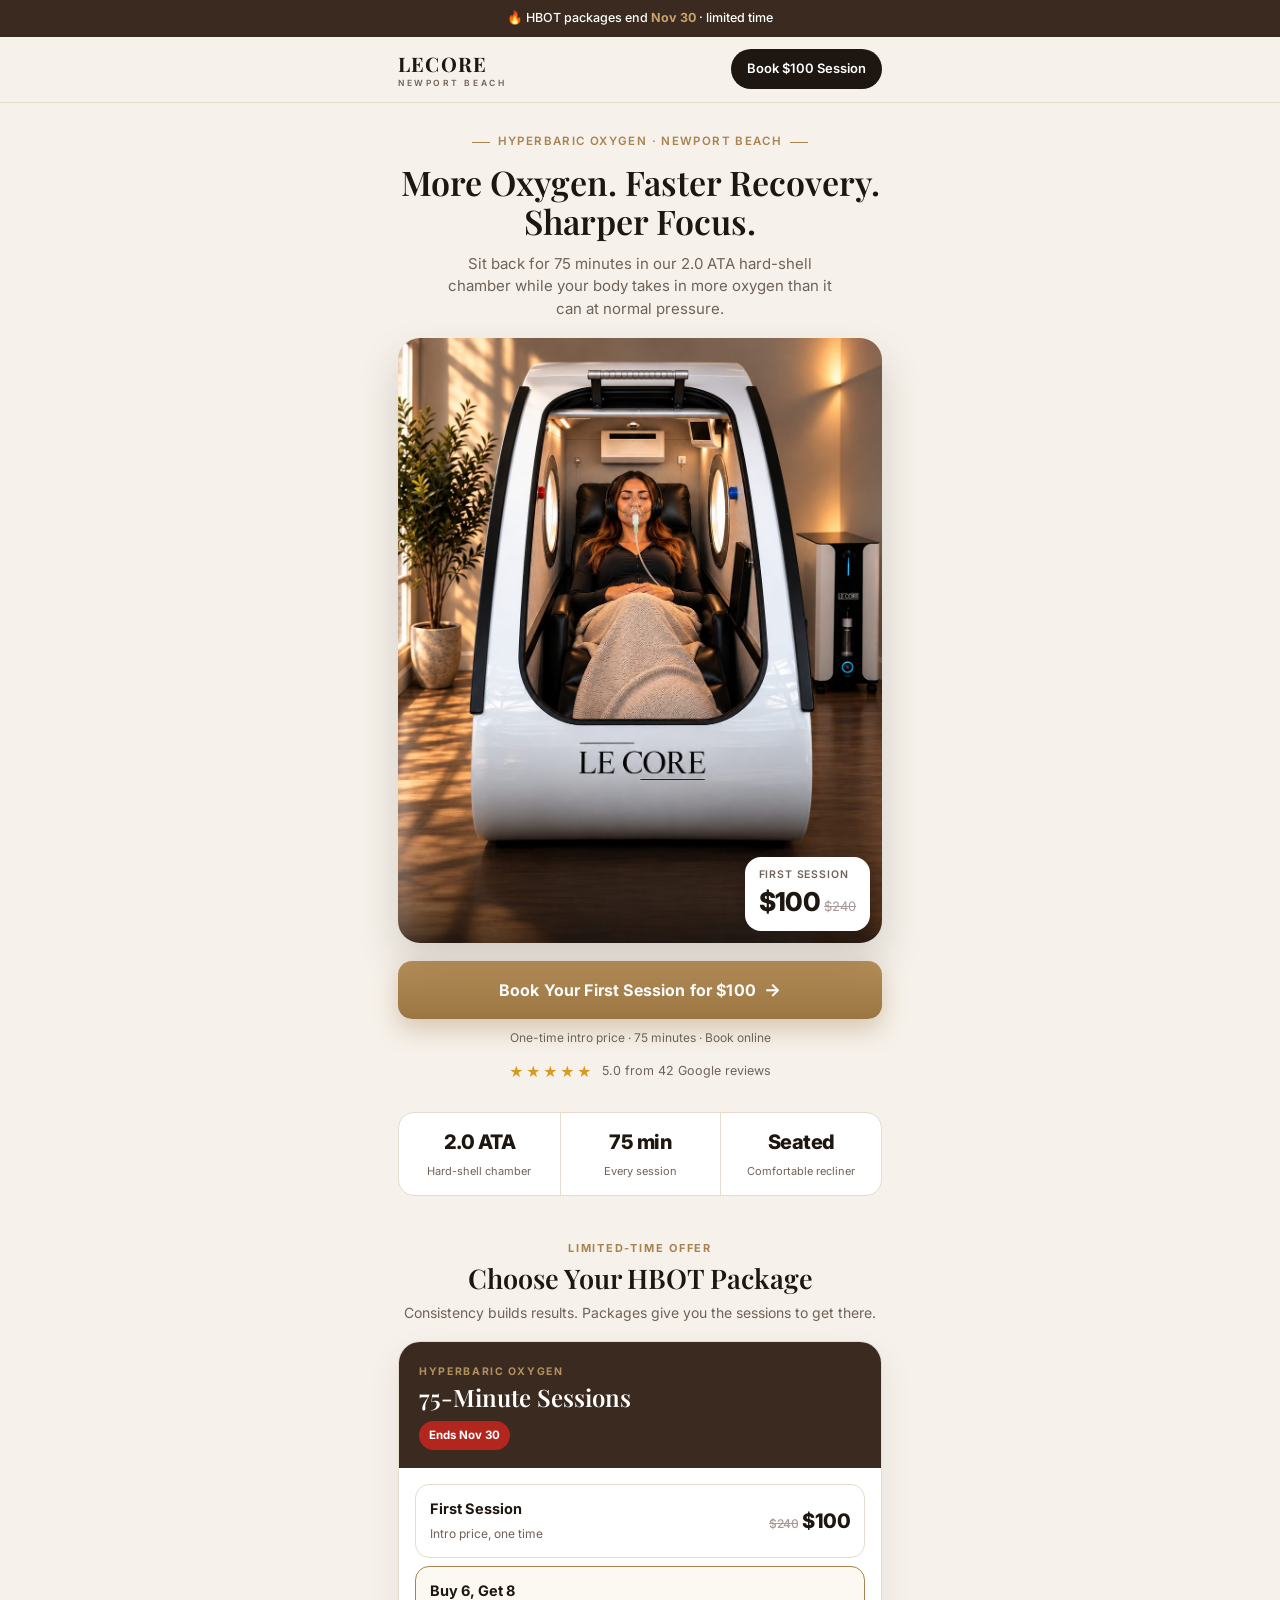
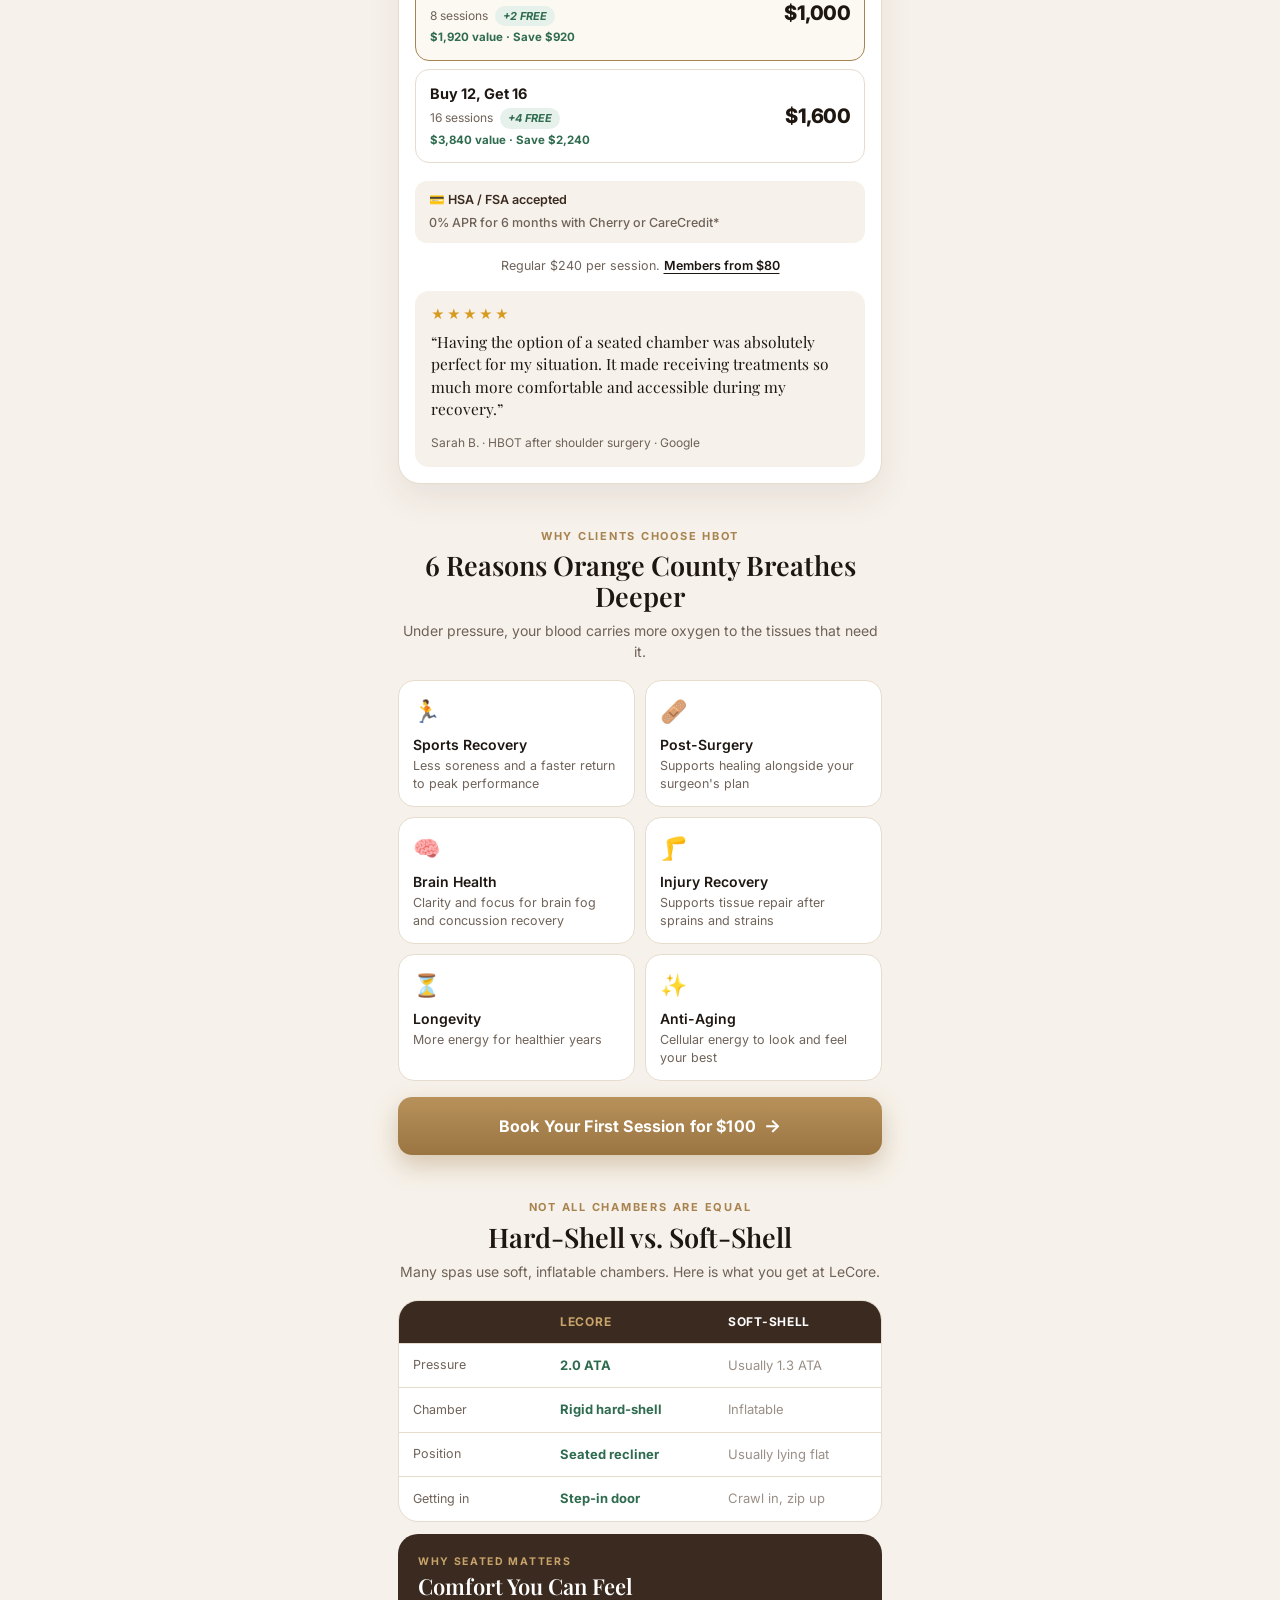
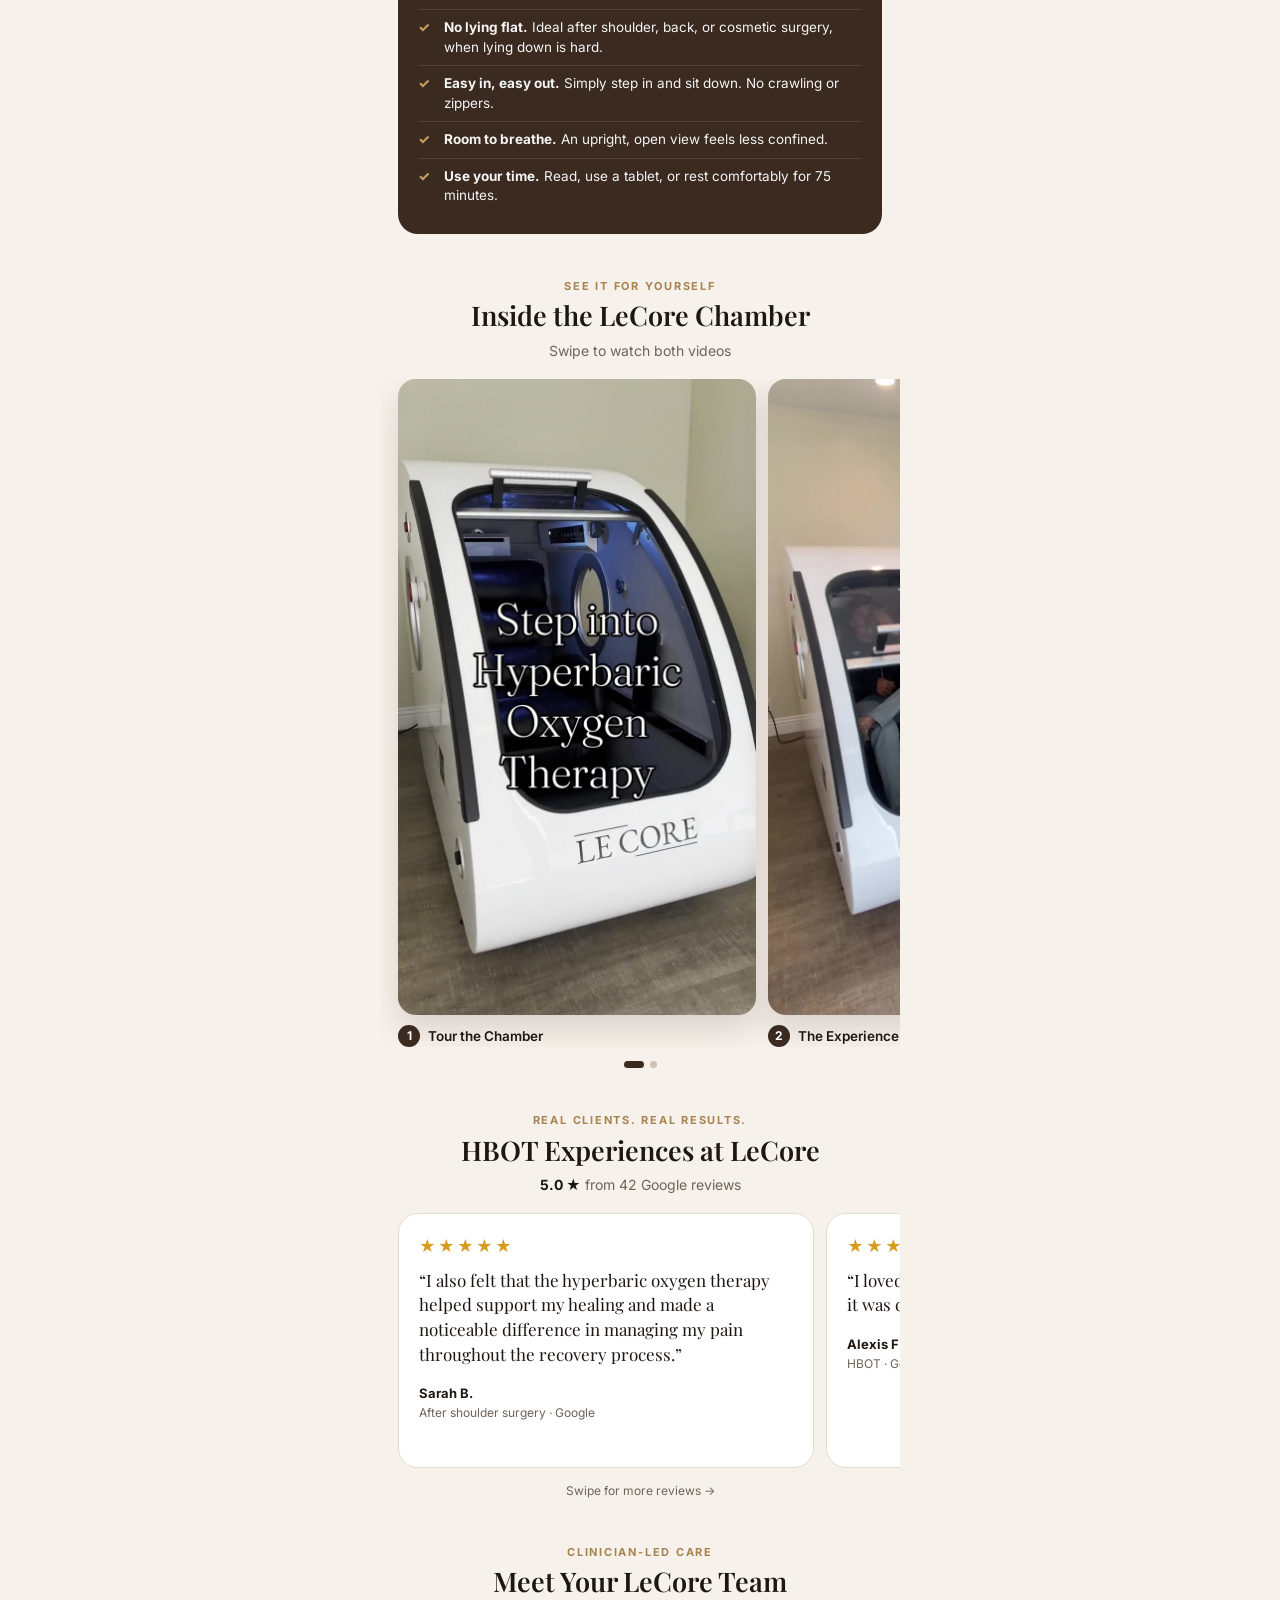
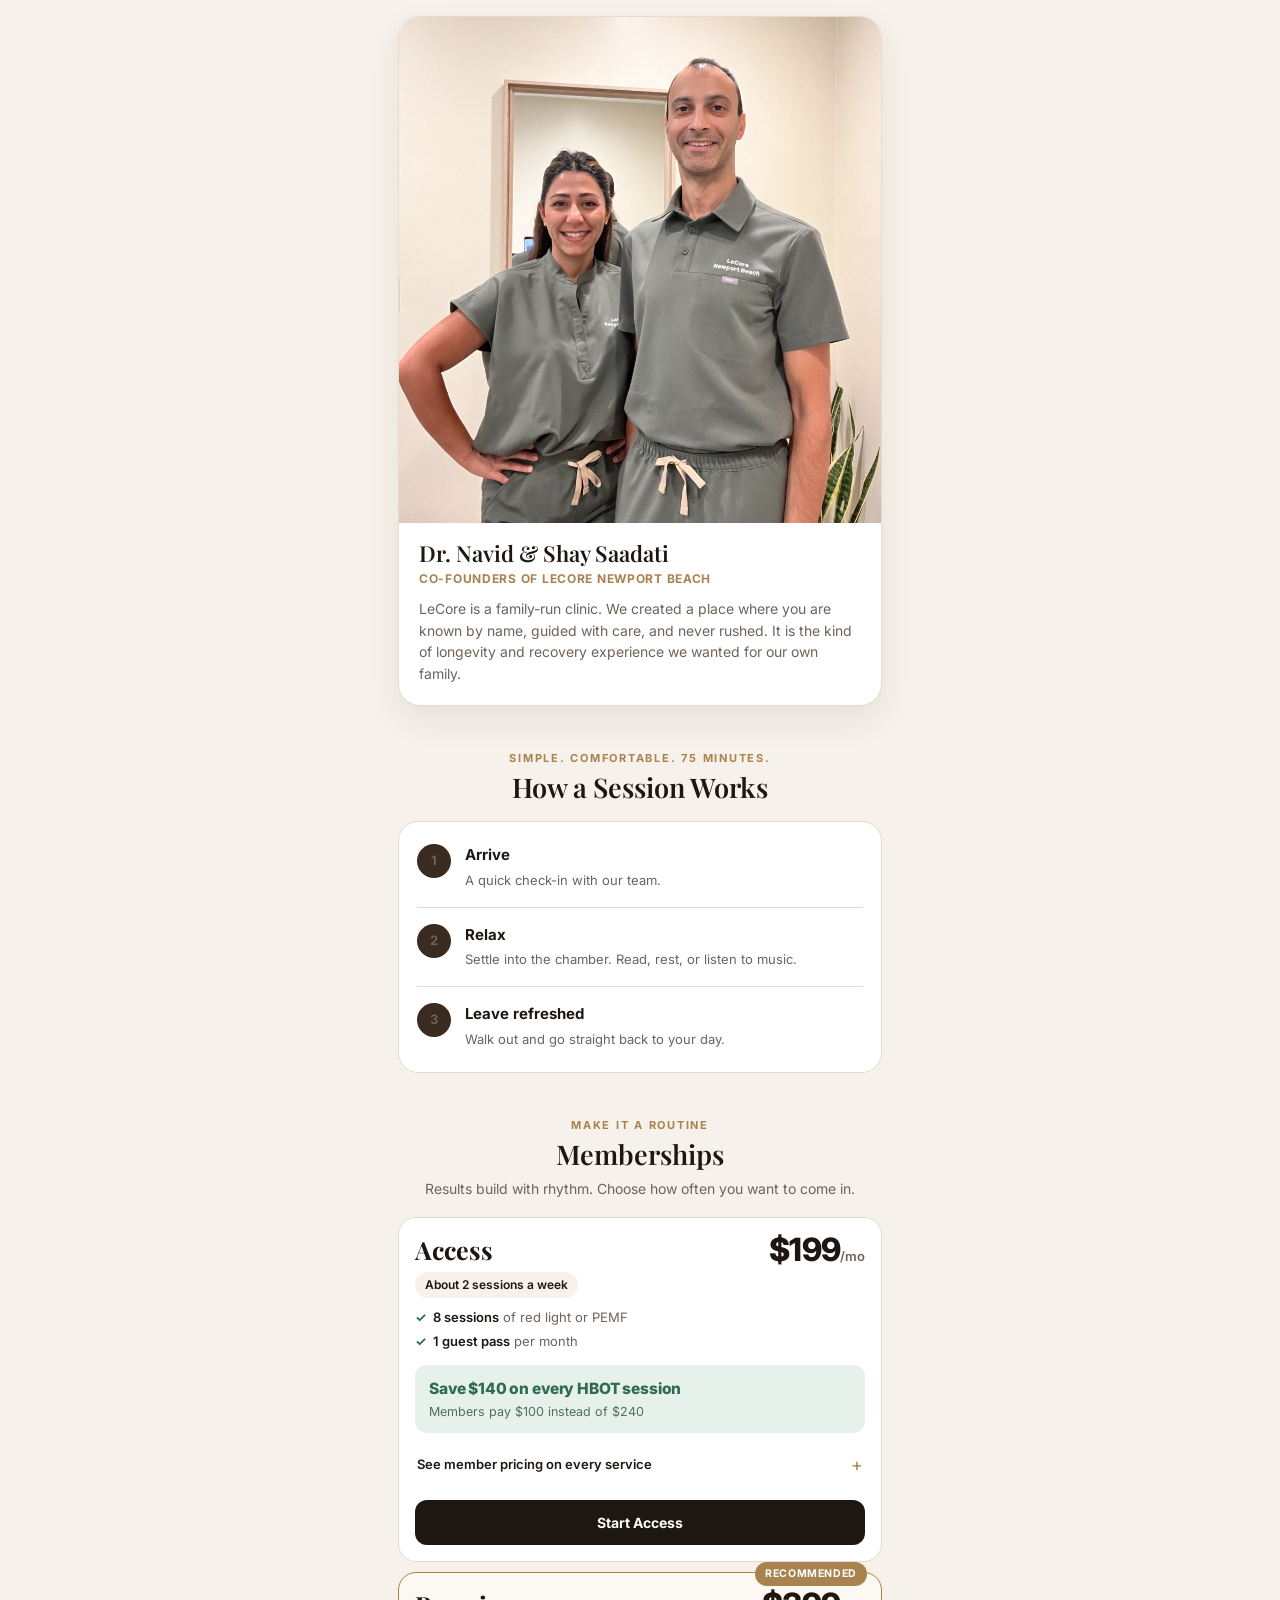
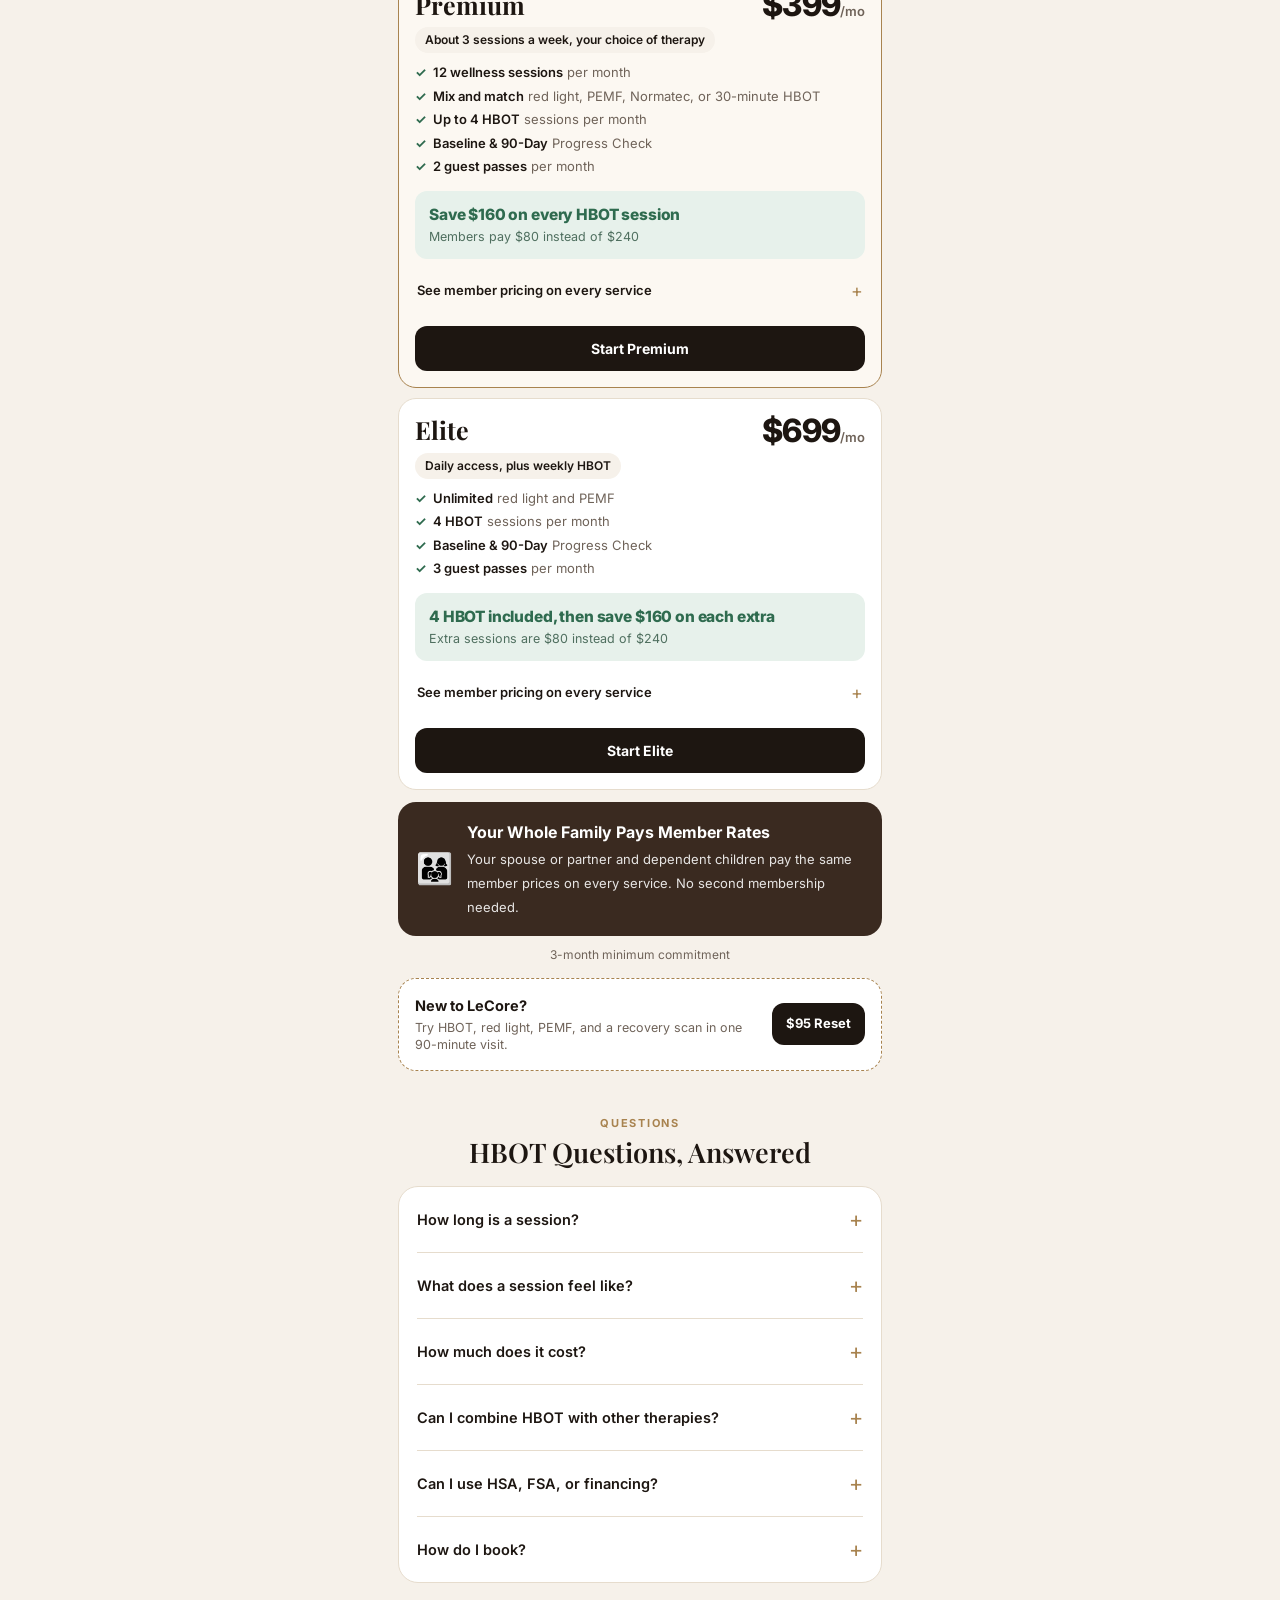
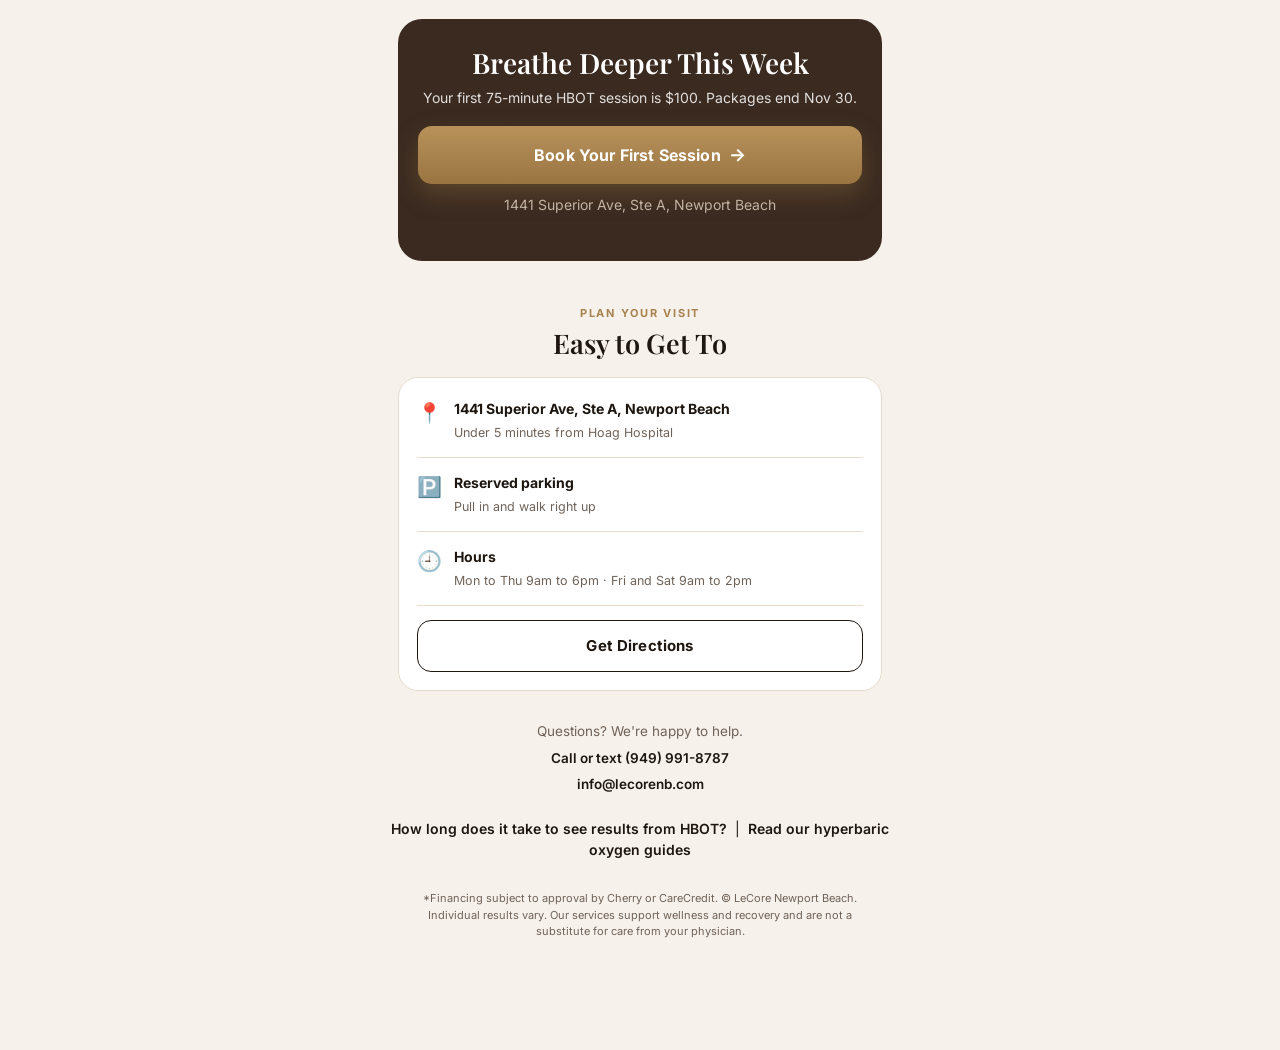
<file: hyperbaric-oxygen-therapy-newport-beach.html>
<!DOCTYPE html>
<html lang="en">
<head>
<meta charset="UTF-8">
<meta name="viewport" content="width=device-width, initial-scale=1">
<title>Hyperbaric Oxygen Therapy in Newport Beach | LeCore</title>
<meta name="description" content="Hyperbaric oxygen therapy in Newport Beach, CA. 75-minute sessions in a 2.0 ATA hard-shell chamber for sports recovery, post-surgery, brain fog and longevity. First session $100.">
<link rel="canonical" href="https://bio.lecorenb.com/hyperbaric-oxygen-therapy-newport-beach">
<meta property="og:type" content="website">
<meta property="og:url" content="https://bio.lecorenb.com/hyperbaric-oxygen-therapy-newport-beach">
<meta property="og:title" content="Hyperbaric Oxygen Therapy in Newport Beach | LeCore">
<meta property="og:description" content="75-minute sessions in a 2.0 ATA hard-shell chamber. First session $100. Packages end Nov 30.">
<meta property="og:image" content="https://bio.lecorenb.com/assets/hero-hbot.jpg">
<meta name="twitter:card" content="summary_large_image">
<meta name="theme-color" content="#f6f1ea">
<link rel="preload" as="image" href="assets/hbot-explore.jpg">
<script type="application/ld+json">
{
 "@context": "https://schema.org",
 "@type": "Service",
 "serviceType": "Hyperbaric Oxygen Therapy",
 "name": "Hyperbaric Oxygen Therapy in Newport Beach",
 "provider": {
  "@type": "HealthAndBeautyBusiness",
  "name": "LeCore Newport Beach",
  "telephone": "+1-949-991-8787",
  "address": {
   "@type": "PostalAddress",
   "streetAddress": "1441 Superior Ave, Ste A",
   "addressLocality": "Newport Beach",
   "addressRegion": "CA",
   "postalCode": "92663",
   "addressCountry": "US"
  }
 },
 "areaServed": "Newport Beach, CA",
 "offers": {
  "@type": "Offer",
  "price": "100",
  "priceCurrency": "USD",
  "description": "First session intro price, 75 minutes"
 }
}
</script>
<script type="application/ld+json">
{
 "@context": "https://schema.org",
 "@type": "FAQPage",
 "mainEntity": [
  {
   "@type": "Question",
   "name": "How long is a session?",
   "acceptedAnswer": {
    "@type": "Answer",
    "text": "Standard sessions are a full 75 minutes in our 2.0 ATA hard-shell chamber. Premium members can also use 30-minute sessions as part of their monthly plan."
   }
  },
  {
   "@type": "Question",
   "name": "What does a session feel like?",
   "acceptedAnswer": {
    "@type": "Answer",
    "text": "You sit in a comfortable reclined seat while the chamber gently pressurizes. Most people read, rest, or listen to music, then walk straight back into their day."
   }
  },
  {
   "@type": "Question",
   "name": "How much does it cost?",
   "acceptedAnswer": {
    "@type": "Answer",
    "text": "Your first session is $100. After that, sessions are $240, or save with our 8 and 16 session packages. Members pay $100 on Access and $80 on Premium and Elite, and Elite includes 4 sessions every month."
   }
  },
  {
   "@type": "Question",
   "name": "Can I combine HBOT with other therapies?",
   "acceptedAnswer": {
    "@type": "Answer",
    "text": "Yes. Many clients pair HBOT with red light therapy and PEMF. The $95 LeCore Reset lets you try all three, plus a Nervous System & Recovery Scan, in one 90-minute visit."
   }
  },
  {
   "@type": "Question",
   "name": "How do I book?",
   "acceptedAnswer": {
    "@type": "Answer",
    "text": "Tap any Book button on this page to choose a time online. Questions? Call or text (949) 991-8787."
   }
  }
 ]
}
</script>
<!-- Meta Pixel -->
<script>
!function(f,b,e,v,n,t,s){if(f.fbq)return;n=f.fbq=function(){n.callMethod?
n.callMethod.apply(n,arguments):n.queue.push(arguments)};if(!f._fbq)f._fbq=n;
n.push=n;n.loaded=!0;n.version='2.0';n.queue=[];t=b.createElement(e);t.async=!0;
t.src=v;s=b.getElementsByTagName(e)[0];s.parentNode.insertBefore(t,s)}(window,
document,'script','https://connect.facebook.net/en_US/fbevents.js');
fbq('init','1779051199806264');fbq('track','PageView');fbq('track','ViewContent',{content_name:'HBOT landing page',content_category:'HBOT'});
</script>
<noscript><img height="1" width="1" style="display:none" alt="" src="https://www.facebook.com/tr?id=1779051199806264&ev=PageView&noscript=1"></noscript>
<link rel="preconnect" href="https://fonts.googleapis.com">
<link rel="preconnect" href="https://fonts.gstatic.com" crossorigin>
<link href="https://fonts.googleapis.com/css2?family=Playfair+Display:wght@500;600;700&family=Inter:wght@400;500;600;700;800&display=swap" rel="stylesheet">
<style>
:root{--cream:#f6f1ea;--sand:#ece3d6;--card:#fff;--ink:#1d1611;--brown:#3a2a20;--gold:#a8834f;--gold2:#c9a46a;--muted:#6f6359;--line:#e6dccd;--green:#2f6b4f;--max:520px}
*{box-sizing:border-box;margin:0;padding:0}
html{scroll-behavior:smooth}
body{font-family:Inter,system-ui,sans-serif;background:var(--cream);color:var(--ink);line-height:1.5;-webkit-font-smoothing:antialiased;padding-bottom:86px}
img,video{display:block;max-width:100%}
a{color:inherit;text-decoration:none}
.wrap{max-width:var(--max);margin:0 auto}
h1,h2,h3{font-family:"Playfair Display",Georgia,serif;font-weight:600;line-height:1.15}
[id]{scroll-margin-top:110px}

/* urgency bar + header */
.urgent{background:var(--brown);color:#fff;text-align:center;font-size:12.5px;font-weight:500;padding:9px 14px}
.urgent b{color:var(--gold2)}
.top{position:sticky;top:0;z-index:30;background:rgba(246,241,234,.94);backdrop-filter:blur(10px);-webkit-backdrop-filter:blur(10px);border-bottom:1px solid var(--line)}
.top-in{max-width:var(--max);margin:0 auto;display:flex;align-items:center;justify-content:space-between;padding:12px 18px}
.logo{font-family:"Playfair Display",serif;font-size:20px;font-weight:700;letter-spacing:.06em}
.logo small{display:block;font-family:Inter;font-size:8.5px;letter-spacing:.3em;font-weight:600;color:var(--muted);margin-top:-2px}
.pill{background:var(--ink);color:#fff;font-size:13px;font-weight:600;padding:10px 16px;border-radius:999px}

/* buttons */
.btn{display:flex;align-items:center;justify-content:center;gap:8px;width:100%;padding:17px 20px;border-radius:14px;font-weight:700;font-size:16px;letter-spacing:.01em;transition:transform .15s}
.btn:active{transform:scale(.98)}
.btn-gold{background:linear-gradient(180deg,#b8915a,#9a7542);color:#fff;box-shadow:0 10px 24px rgba(154,117,66,.35)}
.btn-ink{background:var(--ink);color:#fff}
.btn-ghost{border:1.5px solid var(--ink);color:var(--ink);background:transparent}
.btn .arr{font-size:18px;line-height:1}
.micro{text-align:center;font-size:12px;color:var(--muted);margin-top:10px}

/* hero */
.hero{padding:22px 18px 8px;text-align:center}
.kicker{display:inline-flex;align-items:center;gap:8px;font-size:11.5px;font-weight:600;letter-spacing:.12em;text-transform:uppercase;color:var(--gold);margin-bottom:12px}
.kicker:before,.kicker:after{content:"";width:18px;height:1px;background:var(--gold)}
.hero h1{font-size:34px;margin-bottom:12px}
.hero p.sub{font-size:15px;color:var(--muted);max-width:400px;margin:0 auto 18px}
.hero-media{position:relative;border-radius:22px;overflow:hidden;aspect-ratio:4/5;margin:0 0 18px;box-shadow:0 20px 40px rgba(58,42,32,.18)}
.hero-media video{width:100%;height:100%;object-fit:cover}
.price-badge{position:absolute;right:12px;bottom:12px;background:#fff;border-radius:16px;padding:10px 14px;text-align:left;box-shadow:0 8px 24px rgba(0,0,0,.18)}
.price-badge small{display:block;font-size:10.5px;font-weight:600;letter-spacing:.08em;text-transform:uppercase;color:var(--muted)}
.price-badge b{font-family:"Playfair Display";font-size:26px}
.price-badge s{font-size:13px;color:#a99;margin-left:4px}
.trust{display:flex;align-items:center;justify-content:center;gap:8px;margin-top:14px;font-size:12.5px;color:var(--muted)}
.trust .st{color:#d79b1f;letter-spacing:2px;font-size:14px}

/* proof strip */
.strip{display:grid;grid-template-columns:repeat(3,1fr);margin:22px 18px 0;background:var(--card);border-radius:16px;border:1px solid var(--line)}
.strip div{text-align:center;padding:14px 6px}
.strip div+div{border-left:1px solid var(--line)}
.strip b{display:block;font-family:"Playfair Display";font-size:20px}
.strip span{font-size:11px;color:var(--muted)}

/* sections */
section{padding:36px 18px 0}
.sh{text-align:center;margin-bottom:18px}
.sh .ey{font-size:11px;font-weight:700;letter-spacing:.16em;text-transform:uppercase;color:var(--gold);margin-bottom:6px}
.sh h2{font-size:27px}
.sh p{font-size:14px;color:var(--muted);margin-top:8px}

/* value stack */
.stack{background:var(--card);border-radius:22px;overflow:hidden;border:1px solid var(--line);box-shadow:0 14px 34px rgba(58,42,32,.08)}
.stack-head{background:var(--brown);color:#fff;padding:18px 20px}
.stack-head .ey{font-size:10.5px;font-weight:700;letter-spacing:.16em;color:var(--gold2)}
.stack-head h3{font-size:24px;margin-top:4px}
.stack-head p{font-size:13px;opacity:.85;margin-top:4px}
.items{padding:6px 20px}
.item{display:flex;align-items:center;gap:12px;padding:13px 0;border-bottom:1px dashed var(--line)}
.item:last-child{border-bottom:0}
.ck{flex:none;width:24px;height:24px;border-radius:50%;background:#e7f1eb;color:var(--green);display:grid;place-items:center;font-size:13px;font-weight:700}
.item div{flex:1}
.item b{display:block;font-size:14.5px;font-weight:600}
.item span{font-size:12.5px;color:var(--muted)}
.item em{font-style:normal;font-size:14px;font-weight:600;color:var(--muted)}
.total{margin:4px 20px 0;padding:14px 16px;background:var(--cream);border-radius:14px;display:flex;justify-content:space-between;align-items:center}
.total span{font-size:13px;color:var(--muted)}
.total s{font-size:17px;font-weight:600;color:#a99}
.today{display:flex;align-items:flex-end;justify-content:space-between;padding:16px 20px 6px}
.today small{display:block;font-size:11px;font-weight:700;letter-spacing:.12em;text-transform:uppercase;color:var(--green)}
.today b{font-family:"Playfair Display";font-size:52px;line-height:1}
.save-tag{background:#e7f1eb;color:var(--green);font-size:12.5px;font-weight:700;padding:7px 12px;border-radius:999px;margin-bottom:8px}
.stack .cta{padding:10px 20px 20px}

/* who it's for */
.who{display:grid;grid-template-columns:1fr 1fr;gap:10px}
.who div{background:var(--card);border:1px solid var(--line);border-radius:16px;padding:14px}
.who i{font-style:normal;font-size:22px;display:block;margin-bottom:6px}
.who b{display:block;font-size:14px;font-weight:600}
.who span{font-size:12.5px;color:var(--muted);line-height:1.4;display:block;margin-top:2px}

/* offers */
.offer{position:relative;background:var(--card);border-radius:22px;overflow:hidden;border:1px solid var(--line);margin-bottom:14px}
.offer img{width:100%;aspect-ratio:16/10;object-fit:cover}
.ribbon{position:absolute;top:14px;left:14px;background:#b3261e;color:#fff;font-size:11.5px;font-weight:700;letter-spacing:.04em;padding:7px 12px;border-radius:999px;box-shadow:0 6px 16px rgba(179,38,30,.35)}
.offer-in{padding:18px}
.offer-in h3{font-size:22px}
.offer-in p{font-size:13.5px;color:var(--muted);margin:4px 0 14px}
.pk{display:flex;align-items:center;justify-content:space-between;gap:10px;padding:13px 14px;border:1.5px solid var(--line);border-radius:14px;margin-bottom:8px}
.pk b{display:block;font-size:14.5px}
.pk span{font-size:12px;color:var(--muted)}
.pk .bonus{display:inline-block;background:#e7f1eb;color:var(--green);font-weight:700;font-size:11px;border-radius:999px;padding:2px 8px;margin-left:4px}
.pk .p{font-family:"Playfair Display";font-size:21px;font-weight:700;white-space:nowrap}
.pk .p s{font-family:Inter;font-size:12px;color:#a99;font-weight:500;margin-right:4px}
.pk.hot{border-color:var(--gold);background:#fcf8f2}
.pk .go{font-family:Inter;font-size:12.5px;font-weight:700;background:var(--ink);color:#fff;border-radius:999px;padding:8px 12px;margin-left:8px}
.bigprice{display:flex;align-items:baseline;gap:10px;margin-bottom:14px}
.bigprice s{font-size:20px;color:#a99;font-weight:600}
.bigprice b{font-family:"Playfair Display";font-size:44px;line-height:1}
.bigprice em{font-style:normal;background:#e7f1eb;color:var(--green);font-weight:700;font-size:12.5px;border-radius:999px;padding:5px 10px}

/* reviews */
.revs{display:flex;gap:12px;overflow-x:auto;scroll-snap-type:x mandatory;margin:0 -18px;padding:0 18px 4px;scrollbar-width:none}
.revs::-webkit-scrollbar{display:none}
.rv{flex:0 0 86%;scroll-snap-align:center;background:var(--card);border:1px solid var(--line);border-radius:20px;padding:20px}
.rv .st{color:#d79b1f;letter-spacing:2px}
.rv p{font-family:"Playfair Display";font-size:17px;line-height:1.45;margin:10px 0 14px}
.rv b{font-size:13px}
.rv small{display:block;font-size:12px;color:var(--muted)}
.swipe{text-align:center;font-size:12px;color:var(--muted);margin-top:10px}

/* steps */
.steps{background:var(--card);border:1px solid var(--line);border-radius:20px;padding:6px 18px}
.step{display:flex;gap:14px;padding:16px 0;border-bottom:1px solid var(--line)}
.step:last-child{border-bottom:0}
.num{flex:none;width:34px;height:34px;border-radius:50%;background:var(--brown);color:#fff;display:grid;place-items:center;font-weight:700;font-size:14px}
.step b{display:block;font-size:15px}
.step span{font-size:13px;color:var(--muted)}

/* memberships */
.mem{display:grid;gap:10px}
.m{display:block;background:var(--card);border:1.5px solid var(--line);border-radius:18px;padding:16px}
.m.rec{border-color:var(--gold);background:#fcf8f2;position:relative}
.m .tagr{position:absolute;top:-11px;right:14px;background:var(--gold);color:#fff;font-size:10.5px;font-weight:700;letter-spacing:.06em;padding:4px 10px;border-radius:999px}
.m-top{display:flex;justify-content:space-between;align-items:baseline}
.m h3{font-size:19px}
.m .pr{font-family:"Playfair Display";font-size:22px;font-weight:700}
.m .pr small{font-family:Inter;font-size:12px;color:var(--muted);font-weight:500}
.m .freq{display:inline-block;font-size:12px;font-weight:600;background:var(--cream);border-radius:999px;padding:4px 10px;margin:6px 0 8px}
.m ul{list-style:none;font-size:13px;color:var(--muted)}
.m li{padding:2px 0 2px 18px;position:relative}
.m li:before{content:"✓";position:absolute;left:0;color:var(--green);font-weight:700}
.m .join{display:block;text-align:center;margin-top:12px;font-size:14px;font-weight:700;padding:12px;border-radius:12px;background:var(--ink);color:#fff}
.fine{text-align:center;font-size:12px;color:var(--muted);margin-top:10px}

/* faq */
.faq{background:var(--card);border:1px solid var(--line);border-radius:20px;padding:0 18px}
details{border-bottom:1px solid var(--line)}
details:last-child{border-bottom:0}
summary{list-style:none;cursor:pointer;display:flex;justify-content:space-between;align-items:center;gap:10px;padding:16px 0;font-weight:600;font-size:14.5px}
summary::-webkit-details-marker{display:none}
summary:after{content:"+";font-size:22px;font-weight:400;color:var(--gold)}
details[open] summary:after{content:"–"}
details p{font-size:13.5px;color:var(--muted);padding:0 0 16px;line-height:1.55}

/* final cta */
.final{margin:36px 18px 0;background:var(--brown);color:#fff;border-radius:24px;padding:28px 20px;text-align:center}
.final h2{font-size:28px;margin-bottom:8px}
.final p{font-size:14px;opacity:.85;margin-bottom:18px}
.final .micro{color:#d8cbbb}

/* contact */
.contact{padding:30px 18px 10px;text-align:center;font-size:13.5px;color:var(--muted)}
.contact a{display:block;margin:6px 0;font-weight:600;color:var(--ink)}
footer{text-align:center;font-size:11px;color:var(--muted);padding:16px 22px 24px}

/* sticky */
.sticky{position:fixed;left:50%;transform:translateX(-50%);bottom:0;width:100%;max-width:var(--max);z-index:40;display:flex;align-items:center;gap:12px;padding:12px 16px calc(12px + env(safe-area-inset-bottom));background:rgba(255,255,255,.96);backdrop-filter:blur(10px);-webkit-backdrop-filter:blur(10px);border-top:1px solid var(--line);box-shadow:0 -8px 24px rgba(58,42,32,.08)}
.sticky div{flex:1}
.sticky b{display:block;font-size:14px}
.sticky span{font-size:11.5px;color:var(--muted)}
.sticky .btn{width:auto;padding:13px 20px;font-size:14.5px;border-radius:12px}

/* numbers: simple bold sans */
.num-font,.price-badge b,.strip b,.today b,.pk .p,.bigprice b,.m .pr,.total s{font-family:Inter,system-ui,sans-serif!important;font-weight:800;letter-spacing:-.025em}
.price-badge b{font-size:26px}
.strip b{font-size:20px}
.today b{font-size:54px;letter-spacing:-.04em}
.pk .p{font-size:20px}
.bigprice b{font-size:46px;letter-spacing:-.04em}
/* memberships v2 */
.m h3{font-family:"Playfair Display",serif;font-size:25px;font-weight:700}
.m .pr{font-size:32px;line-height:1}
.m .pr small{font-size:13px;font-weight:600;letter-spacing:0}
.m-top{align-items:center}
.m li b{color:var(--ink);font-weight:600}
.perks{background:var(--card);border:1px solid var(--line);border-radius:18px;padding:16px;margin-bottom:12px}
.perks h4{font-size:14px;font-weight:700;margin-bottom:8px}
.perks .chips{display:flex;flex-wrap:wrap;gap:6px}
.perks .chips span{font-size:12px;font-weight:600;background:var(--cream);border-radius:999px;padding:6px 10px}
.family{display:flex;gap:14px;align-items:center;background:var(--brown);color:#fff;border-radius:18px;padding:18px;margin-top:12px}
.family i{font-style:normal;font-size:30px;flex:none}
.family b{display:block;font-size:16px;font-weight:700;margin-bottom:2px}
.family span{font-size:13px;opacity:.88;line-height:1.45}

.m{position:relative}
.saveline{display:flex;flex-direction:column;background:#e7f1eb;border-radius:12px;padding:12px 14px;margin-top:12px}
.saveline b{font-size:15.5px;font-weight:800;color:var(--green);letter-spacing:-.01em}
.saveline span{font-size:12.5px;color:#4f6f5f;margin-top:2px}
.mpd{border:0;margin-top:8px}
.mpd summary{font-size:13px;font-weight:600;padding:10px 2px;color:var(--ink)}
.mpd summary:after{content:"+";font-size:18px}
.mpd[open] summary:after{content:"–"}
.mpd table{width:100%;border-collapse:collapse;font-size:12.5px;margin-bottom:6px}
.mpd th{font-size:10.5px;font-weight:700;letter-spacing:.08em;text-transform:uppercase;color:var(--muted);text-align:left;padding:6px 0}
.mpd th:not(:first-child),.mpd td:not(:first-child){text-align:right;white-space:nowrap;padding-left:10px}
.mpd td{padding:7px 0;border-top:1px solid var(--line)}
.mpd td s{color:#a99}
.mpd td b{font-weight:800}

.hero-media.tall{aspect-ratio:4/5}
.hero-media img{width:100%;height:100%;object-fit:cover;object-position:center 30%}
.pkcard{background:var(--card);border-radius:22px;overflow:hidden;border:1px solid var(--line);box-shadow:0 14px 34px rgba(58,42,32,.08)}
.pkcard .stack-head{display:block}
.pkcard .cd{display:inline-block;margin-top:10px}
.cd{background:#b3261e;color:#fff;font-size:11.5px;font-weight:700;border-radius:999px;padding:6px 10px;white-space:nowrap}
.pkcard .rows{padding:16px 16px 6px}
.pk .pk-l{flex:1}
.pk{transition:border-color .15s}
.pk.hot .flag{display:inline-block;font-size:10px;font-weight:800;letter-spacing:.06em;background:var(--gold);color:#fff;border-radius:999px;padding:2px 8px;margin-left:6px;vertical-align:2px}
.pkcard .note{text-align:center;font-size:12.5px;color:var(--muted);padding:4px 16px 16px}
.pkcard .note a{text-decoration:underline;text-underline-offset:3px;color:var(--ink);font-weight:600}
.snip{margin:0 16px 16px;background:var(--cream);border-radius:14px;padding:14px 16px}
.snip .st{color:#d79b1f;letter-spacing:2px;font-size:13px}
.snip p{font-family:"Playfair Display",serif;font-size:15.5px;line-height:1.45;margin:6px 0 8px}
.snip small{font-size:12px;color:var(--muted)}
.vids{display:flex;gap:12px;overflow-x:auto;scroll-snap-type:x mandatory;margin:0 -18px;padding:0 18px;scrollbar-width:none}
.vids::-webkit-scrollbar{display:none}
.vid{flex:0 0 74%;scroll-snap-align:center;margin:0}
.vid video{width:100%;aspect-ratio:9/16;object-fit:cover;border-radius:18px;background:#222;display:block;box-shadow:0 14px 30px rgba(58,42,32,.15)}
.vid figcaption{display:flex;align-items:center;gap:8px;font-size:13.5px;font-weight:600;margin-top:10px}
.vid figcaption b{width:22px;height:22px;border-radius:50%;background:var(--brown);color:#fff;display:grid;place-items:center;font-size:12px}
.vids .vid:last-child{margin-right:18px}
.dots{display:flex;justify-content:center;gap:6px;margin-top:14px}
.dots span{width:7px;height:7px;border-radius:50%;background:#cfc3b3;transition:all .2s}
.dots span.on{background:var(--brown);width:20px;border-radius:999px}
.alt{display:flex;gap:14px;align-items:center;background:var(--card);border:1px dashed var(--gold);border-radius:18px;padding:16px;margin-top:14px}
.alt div{flex:1}
.alt b{display:block;font-size:14.5px}
.alt span{font-size:12.5px;color:var(--muted);line-height:1.4;display:block;margin-top:2px}
.alt a{flex:none;background:var(--ink);color:#fff;font-size:13px;font-weight:700;border-radius:12px;padding:11px 14px}
.sticky{transition:transform .25s,opacity .25s}
body.pre .sticky{transform:translate(-50%,110%);opacity:0;pointer-events:none}

.pk .sv{display:block;font-size:11.5px;font-weight:700;color:var(--green);margin-top:3px}
.pay{display:flex;flex-direction:column;gap:4px;margin:4px 16px 10px;background:var(--cream);border-radius:12px;padding:10px 14px;font-size:12.5px;font-weight:600;color:var(--brown)}
.pay span:last-child{font-weight:500;color:var(--muted)}
.rt{color:var(--ink)}
.cmp{background:var(--card);border:1px solid var(--line);border-radius:20px;overflow:hidden}
.cmp-h,.cmp-r{display:grid;grid-template-columns:1fr 1.15fr 1fr;gap:8px;align-items:center;padding:12px 14px;font-size:13px}
.cmp-h{background:var(--brown);color:#fff;font-weight:700;font-size:12px;letter-spacing:.06em;text-transform:uppercase}
.cmp-h b{color:var(--gold2)}
.cmp-r{border-top:1px solid var(--line)}
.cmp-r span:first-child{color:var(--muted);font-size:12.5px}
.cmp-r b{font-weight:700;color:var(--green)}
.cmp-r span:last-child{color:#9a8f86}
.seated{margin-top:12px;background:var(--brown);color:#fff;border-radius:20px;padding:20px}
.seated .ey{font-size:10.5px;font-weight:700;letter-spacing:.16em;text-transform:uppercase;color:var(--gold2)}
.seated h3{font-size:22px;margin:4px 0 10px}
.seated ul{list-style:none}
.seated li{position:relative;padding:8px 0 8px 26px;font-size:13.5px;line-height:1.45;border-top:1px solid rgba(255,255,255,.12);opacity:.95}
.seated li:before{content:"✓";position:absolute;left:0;top:8px;color:var(--gold2);font-weight:800}
.seated li b{font-weight:700}
.visit{background:var(--card);border:1px solid var(--line);border-radius:20px;padding:6px 18px 18px}
.v-row{display:flex;gap:12px;align-items:flex-start;padding:14px 0;border-bottom:1px solid var(--line)}
.v-row i{font-style:normal;font-size:20px;flex:none}
.v-row b{display:block;font-size:14px}
.v-row span{font-size:12.5px;color:var(--muted)}
.visit .btn{margin-top:14px;padding:14px;font-size:15px}
.sticky .txt{flex:none;display:flex;flex-direction:column;align-items:center;justify-content:center;gap:1px;width:52px;height:48px;border:1.5px solid var(--line);border-radius:12px;color:var(--ink);font-size:10.5px;font-weight:700}
.sticky .txt svg{width:20px;height:20px}

.team{background:var(--card);border:1px solid var(--line);border-radius:22px;overflow:hidden;box-shadow:0 14px 34px rgba(58,42,32,.08)}
.team img{width:100%;aspect-ratio:4/4.2;object-fit:cover;object-position:center 20%}
.team-in{padding:18px 20px 20px}
.team-in h3{font-size:22px}
.team-in .role{font-size:12px;font-weight:700;letter-spacing:.06em;text-transform:uppercase;color:var(--gold);margin:4px 0 10px}
.team-in p:last-child{font-size:14px;color:var(--muted);line-height:1.55}
</style>
</head>
<body class="pre">

<div class="urgent">🔥 HBOT packages end <b>Nov 30</b> · <span id="left">limited time</span></div>
<header class="top"><div class="top-in">
  <div class="logo">LECORE<small>NEWPORT BEACH</small></div>
  <a class="pill" href="https://www.wellnessliving.com/rs/appointment-start.html?id_class_tab=3&amp;id_mode=1&amp;k_business=860553&amp;k_class_tab=82945&amp;k_service=330958">Book $100 Session</a>
</div></header>

<main class="wrap">

  <!-- HERO -->
  <div class="hero" id="hero">
    <p class="kicker">Hyperbaric Oxygen · Newport Beach</p>
    <h1>More Oxygen. Faster Recovery. Sharper Focus.</h1>
    <p class="sub">Sit back for 75 minutes in our 2.0 ATA hard-shell chamber while your body takes in more oxygen than it can at normal pressure.</p>
    <div class="hero-media tall">
      <img src="assets/hbot-explore.jpg" alt="Client relaxing inside the LeCore hard-shell hyperbaric chamber" fetchpriority="high">
      <div class="price-badge"><small>First session</small><b>$100</b><s>$240</s></div>
    </div>
    <a class="btn btn-gold" href="https://www.wellnessliving.com/rs/appointment-start.html?id_class_tab=3&amp;id_mode=1&amp;k_business=860553&amp;k_class_tab=82945&amp;k_service=330958">Book Your First Session for $100 <span class="arr">→</span></a>
    <p class="micro">One-time intro price · 75 minutes · Book online</p>
    <div class="trust"><span class="st">★★★★★</span> 5.0 from 42 Google reviews</div>
  </div>

  <div class="strip">
    <div><b>2.0 ATA</b><span>Hard-shell chamber</span></div>
    <div><b>75 min</b><span>Every session</span></div>
    <div><b>Seated</b><span>Comfortable recliner</span></div>
  </div>

  <!-- PACKAGES -->
  <section id="packages">
    <div class="sh"><p class="ey">Limited-time offer</p><h2>Choose Your HBOT Package</h2><p>Consistency builds results. Packages give you the sessions to get there.</p></div>
    <div class="pkcard">
      <div class="stack-head"><div><p class="ey">HYPERBARIC OXYGEN</p><h3>75-Minute Sessions</h3></div><span class="cd" id="cd">Ends Nov 30</span></div>
      <div class="rows">
        <a class="pk" href="https://www.wellnessliving.com/rs/appointment-start.html?id_class_tab=3&amp;id_mode=1&amp;k_business=860553&amp;k_class_tab=82945&amp;k_service=330958"><div class="pk-l"><b>First Session</b><span>Intro price, one time</span></div><div class="p"><s>$240</s>$100</div></a>
        <a class="pk hot" href="https://buy.stripe.com/3cI4gzaQt6eXbrN3g34Ni00"><div class="pk-l"><b>Buy 6, Get 8</b><span>8 sessions <i class="bonus">+2 FREE</i></span><span class="sv">$1,920 value · Save $920</span></div><div class="p">$1,000</div></a>
        <a class="pk" href="https://buy.stripe.com/aFafZh8Il46P2VheYL4Ni01"><div class="pk-l"><b>Buy 12, Get 16</b><span>16 sessions <i class="bonus">+4 FREE</i></span><span class="sv">$3,840 value · Save $2,240</span></div><div class="p">$1,600</div></a>
      </div>
      <div class="pay"><span>💳 HSA / FSA accepted</span><span>0% APR for 6 months with Cherry or CareCredit*</span></div>
      <p class="note">Regular $240 per session. <a href="#memberships">Members from $80</a></p>
      <div class="snip"><div class="st">★★★★★</div><p>“Having the option of a seated chamber was absolutely perfect for my situation. It made receiving treatments so much more comfortable and accessible during my recovery.”</p><small>Sarah B. · HBOT after shoulder surgery · Google</small></div>
    </div>
  </section>

  <!-- WHO -->
  <section>
    <div class="sh"><p class="ey">Why clients choose HBOT</p><h2>6 Reasons Orange County Breathes Deeper</h2><p>Under pressure, your blood carries more oxygen to the tissues that need it.</p></div>
    <div class="who">
      <div><i>🏃</i><b>Sports Recovery</b><span>Less soreness and a faster return to peak performance</span></div>
      <div><i>🩹</i><b>Post-Surgery</b><span>Supports healing alongside your surgeon's plan</span></div>
      <div><i>🧠</i><b>Brain Health</b><span>Clarity and focus for brain fog and concussion recovery</span></div>
      <div><i>🦵</i><b>Injury Recovery</b><span>Supports tissue repair after sprains and strains</span></div>
      <div><i>⏳</i><b>Longevity</b><span>More energy for healthier years</span></div>
      <div><i>✨</i><b>Anti-Aging</b><span>Cellular energy to look and feel your best</span></div>
    </div>
    <a class="btn btn-gold" style="margin-top:16px" href="https://www.wellnessliving.com/rs/appointment-start.html?id_class_tab=3&amp;id_mode=1&amp;k_business=860553&amp;k_class_tab=82945&amp;k_service=330958">Book Your First Session for $100 <span class="arr">→</span></a>
  </section>

  <!-- COMPARE -->
  <section id="compare">
    <div class="sh"><p class="ey">Not all chambers are equal</p><h2>Hard-Shell vs. Soft-Shell</h2><p>Many spas use soft, inflatable chambers. Here is what you get at LeCore.</p></div>
    <div class="cmp">
      <div class="cmp-h"><span></span><b>LeCore</b><span>Soft-shell</span></div>
      <div class="cmp-r"><span>Pressure</span><b>2.0 ATA</b><span>Usually 1.3 ATA</span></div>
      <div class="cmp-r"><span>Chamber</span><b>Rigid hard-shell</b><span>Inflatable</span></div>
      <div class="cmp-r"><span>Position</span><b>Seated recliner</b><span>Usually lying flat</span></div>
      <div class="cmp-r"><span>Getting in</span><b>Step-in door</b><span>Crawl in, zip up</span></div>
          </div>
    <div class="seated">
      <p class="ey">Why seated matters</p>
      <h3>Comfort You Can Feel</h3>
      <ul>
        <li><b>No lying flat.</b> Ideal after shoulder, back, or cosmetic surgery, when lying down is hard.</li>
        <li><b>Easy in, easy out.</b> Simply step in and sit down. No crawling or zippers.</li>
        <li><b>Room to breathe.</b> An upright, open view feels less confined.</li>
        <li><b>Use your time.</b> Read, use a tablet, or rest comfortably for 75 minutes.</li>
      </ul>
    </div>
  </section>

  <!-- VIDEOS -->
  <section>
    <div class="sh"><p class="ey">See it for yourself</p><h2>Inside the LeCore Chamber</h2><p>Swipe to watch both videos</p></div>
    <div class="vids" id="vids">
      <figure class="vid"><video class="autoplay" playsinline muted loop preload="none" poster="assets/poster-hbot-1.jpg"><source src="assets/video-hbot-1.mp4" type="video/mp4"></video><figcaption><b>1</b> Tour the Chamber</figcaption></figure>
      <figure class="vid"><video class="autoplay" playsinline muted loop preload="none" poster="assets/poster-hbot-2.jpg"><source src="assets/video-hbot-2.mp4" type="video/mp4"></video><figcaption><b>2</b> The Experience</figcaption></figure>
    </div>
    <div class="dots" aria-hidden="true"><span class="on"></span><span></span></div>
  </section>

  <!-- REVIEWS -->
  <section id="reviews">
    <div class="sh"><p class="ey">Real clients. Real results.</p><h2>HBOT Experiences at LeCore</h2><p><b class="rt">5.0 ★</b> from 42 Google reviews</p></div>
    <div class="revs">
      <div class="rv"><div class="st">★★★★★</div><p>“I also felt that the hyperbaric oxygen therapy helped support my healing and made a noticeable difference in managing my pain throughout the recovery process.”</p><b>Sarah B.</b><small>After shoulder surgery · Google</small></div>
      <div class="rv"><div class="st">★★★★★</div><p>“I loved how relaxing and rejuvenating it felt, and it was definitely something I looked forward to.”</p><b>Alexis F.</b><small>HBOT · Google</small></div>
      <div class="rv"><div class="st">★★★★★</div><p>“I regularly use unlimited red light therapy and add HBOT and PEMF at preferred member pricing. Having everything together at one Newport Beach clinic makes recovery much easier.”</p><b>Daisy B.</b><small>Member · Google</small></div>
    </div>
    <p class="swipe">Swipe for more reviews →</p>
  </section>

  <!-- TEAM -->
  <section id="team">
    <div class="sh"><p class="ey">Clinician-led care</p><h2>Meet Your LeCore Team</h2></div>
    <div class="team">
      <img src="assets/team.jpg" alt="Dr. Navid Saadati and Shay Saadati, co-founders of LeCore Newport Beach" loading="lazy">
      <div class="team-in">
        <h3>Dr. Navid &amp; Shay Saadati</h3>
        <p class="role">Co-founders of LeCore Newport Beach</p>
        <p>LeCore is a family-run clinic. We created a place where you are known by name, guided with care, and never rushed. It is the kind of longevity and recovery experience we wanted for our own family.</p>
      </div>
    </div>
  </section>

  <!-- HOW -->
  <section>
    <div class="sh"><p class="ey">Simple. Comfortable. 75 minutes.</p><h2>How a Session Works</h2></div>
    <div class="steps">
      <div class="step"><span class="num">1</span><div><b>Arrive</b><span>A quick check-in with our team.</span></div></div>
      <div class="step"><span class="num">2</span><div><b>Relax</b><span>Settle into the chamber. Read, rest, or listen to music.</span></div></div>
      <div class="step"><span class="num">3</span><div><b>Leave refreshed</b><span>Walk out and go straight back to your day.</span></div></div>
    </div>
  </section>

  <!-- MEMBERSHIPS -->
  <section id="memberships">
    <div class="sh"><p class="ey">Make it a routine</p><h2>Memberships</h2><p>Results build with rhythm. Choose how often you want to come in.</p></div>
    <div class="mem">
      <div class="m">
        <div class="m-top"><h3>Access</h3><div class="pr">$199<small>/mo</small></div></div>
        <span class="freq">About 2 sessions a week</span>
        <ul><li><b>8 sessions</b> of red light or PEMF</li><li><b>1 guest pass</b> per month</li></ul>
        <div class="saveline"><b>Save $140 on every HBOT session</b><span>Members pay $100 instead of $240</span></div>
        <details class="mpd"><summary>See member pricing on every service</summary><table><thead><tr><th>Service</th><th>Regular</th><th>Member</th></tr></thead><tbody><tr><td>Hyperbaric Oxygen (HBOT)</td><td><s>$240</s></td><td><b>$100</b></td></tr><tr><td>Red Light, after included</td><td><s>$100</s></td><td><b>$25</b></td></tr><tr><td>PEMF, after included</td><td><s>$100</s></td><td><b>$25</b></td></tr><tr><td>Full-body &amp; Targeted PEMF</td><td><s>$150</s></td><td><b>$40</b></td></tr><tr><td>Chiropractic</td><td><s>$95</s></td><td><b>$60</b></td></tr><tr><td>Chiropractic + Soft Tissue</td><td><s>$150</s></td><td><b>$100</b></td></tr><tr><td>EWOT</td><td><s>$85</s></td><td><b>$40</b></td></tr><tr><td>Normatec Compression</td><td><s>$45</s></td><td><b>$25</b></td></tr></tbody></table></details>
        <a class="join" href="https://www.wellnessliving.com/rs/catalog-payment.html?k_id=4258813&amp;sid_purchase_item=promotion&amp;id_sale=2&amp;k_business=860553">Start Access</a>
      </div>
      <div class="m rec"><span class="tagr">RECOMMENDED</span>
        <div class="m-top"><h3>Premium</h3><div class="pr">$399<small>/mo</small></div></div>
        <span class="freq">About 3 sessions a week, your choice of therapy</span>
        <ul><li><b>12 wellness sessions</b> per month</li><li><b>Mix and match</b> red light, PEMF, Normatec, or 30-minute HBOT</li><li><b>Up to 4 HBOT</b> sessions per month</li><li><b>Baseline &amp; 90-Day</b> Progress Check</li><li><b>2 guest passes</b> per month</li></ul>
        <div class="saveline"><b>Save $160 on every HBOT session</b><span>Members pay $80 instead of $240</span></div>
        <details class="mpd"><summary>See member pricing on every service</summary><table><thead><tr><th>Service</th><th>Regular</th><th>Member</th></tr></thead><tbody><tr><td>Hyperbaric Oxygen (HBOT)</td><td><s>$240</s></td><td><b>$80</b></td></tr><tr><td>Red Light, after included</td><td><s>$100</s></td><td><b>$25</b></td></tr><tr><td>PEMF, after included</td><td><s>$100</s></td><td><b>$25</b></td></tr><tr><td>Full-body &amp; Targeted PEMF</td><td><s>$150</s></td><td><b>$40</b></td></tr><tr><td>Chiropractic</td><td><s>$95</s></td><td><b>$60</b></td></tr><tr><td>Chiropractic + Soft Tissue</td><td><s>$150</s></td><td><b>$80</b></td></tr><tr><td>EWOT</td><td><s>$85</s></td><td><b>$40</b></td></tr><tr><td>Normatec, after included</td><td><s>$45</s></td><td><b>$25</b></td></tr></tbody></table></details>
        <a class="join" href="https://www.wellnessliving.com/rs/catalog-payment.html?k_id=4258814&amp;sid_purchase_item=promotion&amp;id_sale=2&amp;k_business=860553">Start Premium</a>
      </div>
      <div class="m">
        <div class="m-top"><h3>Elite</h3><div class="pr">$699<small>/mo</small></div></div>
        <span class="freq">Daily access, plus weekly HBOT</span>
        <ul><li><b>Unlimited</b> red light and PEMF</li><li><b>4 HBOT</b> sessions per month</li><li><b>Baseline &amp; 90-Day</b> Progress Check</li><li><b>3 guest passes</b> per month</li></ul>
        <div class="saveline"><b>4 HBOT included, then save $160 on each extra</b><span>Extra sessions are $80 instead of $240</span></div>
        <details class="mpd"><summary>See member pricing on every service</summary><table><thead><tr><th>Service</th><th>Regular</th><th>Member</th></tr></thead><tbody><tr><td>HBOT, after included</td><td><s>$240</s></td><td><b>$80</b></td></tr><tr><td>Red Light</td><td><s>$100</s></td><td><b>Included</b></td></tr><tr><td>PEMF</td><td><s>$100</s></td><td><b>Included</b></td></tr><tr><td>Full-body &amp; Targeted PEMF</td><td><s>$150</s></td><td><b>$40</b></td></tr><tr><td>Chiropractic</td><td><s>$95</s></td><td><b>$60</b></td></tr><tr><td>Chiropractic + Soft Tissue</td><td><s>$150</s></td><td><b>$80</b></td></tr><tr><td>EWOT</td><td><s>$85</s></td><td><b>$40</b></td></tr><tr><td>Normatec Compression</td><td><s>$45</s></td><td><b>$25</b></td></tr></tbody></table></details>
        <a class="join" href="https://www.wellnessliving.com/rs/catalog-payment.html?k_id=4264654&amp;sid_purchase_item=promotion&amp;id_sale=2&amp;k_business=860553">Start Elite</a>
      </div>
    </div>
    <div class="family"><i>👨‍👩‍👧</i><div><b>Your Whole Family Pays Member Rates</b><span>Your spouse or partner and dependent children pay the same member prices on every service. No second membership needed.</span></div></div>
    <p class="fine">3-month minimum commitment</p>
    <div class="alt"><div><b>New to LeCore?</b><span>Try HBOT, red light, PEMF, and a recovery scan in one 90-minute visit.</span></div><a href="https://www.wellnessliving.com/rs/appointment-start.html?id_class_tab=3&amp;id_mode=1&amp;k_business=860553&amp;k_class_tab=82456&amp;k_service=329169">$95 Reset</a></div>
  </section>

  <!-- FAQ -->
  <section>
    <div class="sh"><p class="ey">Questions</p><h2>HBOT Questions, Answered</h2></div>
    <div class="faq"><details><summary>How long is a session?</summary><p>Standard sessions are a full 75 minutes in our 2.0 ATA hard-shell chamber. Premium members can also use 30-minute sessions as part of their monthly plan.</p></details><details><summary>What does a session feel like?</summary><p>You sit in a comfortable reclined seat while the chamber gently pressurizes. Most people read, rest, or listen to music, then walk straight back into their day.</p></details><details><summary>How much does it cost?</summary><p>Your first session is $100. After that, sessions are $240, or choose our 8 and 16 session packages. Members pay $100 on Access and $80 on Premium and Elite, and Elite includes 4 sessions every month.</p></details><details><summary>Can I combine HBOT with other therapies?</summary><p>Yes. Many clients pair HBOT with red light therapy and PEMF. The $95 LeCore Reset lets you try all three, plus a Nervous System &amp; Recovery Scan, in one 90-minute visit.</p></details><details><summary>Can I use HSA, FSA, or financing?</summary><p>Yes. We accept HSA and FSA cards, and you can pay over 6 months at 0% APR with Cherry or CareCredit, subject to approval.</p></details><details><summary>How do I book?</summary><p>Tap any Book button on this page to choose a time online. Questions? Call or text (949) 991-8787.</p></details></div>
  </section>

  <div class="final">
    <h2>Breathe Deeper This Week</h2>
    <p>Your first 75-minute HBOT session is $100. Packages end Nov 30.</p>
    <a class="btn btn-gold" href="https://www.wellnessliving.com/rs/appointment-start.html?id_class_tab=3&amp;id_mode=1&amp;k_business=860553&amp;k_class_tab=82945&amp;k_service=330958">Book Your First Session <span class="arr">→</span></a>
    <p class="micro">1441 Superior Ave, Ste A, Newport Beach</p>
  </div>

  <section id="visit">
    <div class="sh"><p class="ey">Plan your visit</p><h2>Easy to Get To</h2></div>
    <div class="visit">
      <div class="v-row"><i>📍</i><div><b>1441 Superior Ave, Ste A, Newport Beach</b><span>Under 5 minutes from Hoag Hospital</span></div></div>
      <div class="v-row"><i>🅿️</i><div><b>Reserved parking</b><span>Pull in and walk right up</span></div></div>
      <div class="v-row"><i>🕘</i><div><b>Hours</b><span>Mon to Thu 9am to 6pm · Fri and Sat 9am to 2pm</span></div></div>
      <a class="btn btn-ghost" href="https://www.google.com/maps/dir/?api=1&amp;destination=33.6268711,-117.9333938">Get Directions</a>
    </div>
  </section>

  <div class="contact">
    Questions? We're happy to help.
    <a href="tel:+19499918787">Call or text (949) 991-8787</a>
    <a href="mailto:info@lecorenb.com">info@lecorenb.com</a>
  </div>
  <p style="text-align:center;margin:8px 0 14px;font-size:14px"><a href="/guides/hbot-results-timeline/" style="color:inherit;font-weight:600">How long does it take to see results from HBOT?</a> &nbsp;|&nbsp; <a href="/guides/#hbot" style="color:inherit;font-weight:600">Read our hyperbaric oxygen guides</a></p>
  <footer>*Financing subject to approval by Cherry or CareCredit. © LeCore Newport Beach. Individual results vary. Our services support wellness and recovery and are not a substitute for care from your physician.</footer>
</main>

<div class="sticky">
  <div><b>First session $100</b><span>75 min · Regular $240</span></div>
  <a class="txt" href="sms:+19499918787" aria-label="Text us"><svg viewBox="0 0 24 24" fill="none" stroke="currentColor" stroke-width="1.8"><path d="M4 5h16v11H8l-4 4z"/></svg><span>Text</span></a>
  <a class="btn btn-gold" href="https://www.wellnessliving.com/rs/appointment-start.html?id_class_tab=3&amp;id_mode=1&amp;k_business=860553&amp;k_class_tab=82945&amp;k_service=330958">Book Now</a>
</div>

<script>
(function(){
  var end=new Date('2026-11-30T23:59:59-08:00');
  var d=Math.ceil((end-new Date())/86400000);
  var t=d>1?d+' days left':(d===1?'ends tonight':'limited time');
  document.getElementById('left').textContent=t;
  if(d>=1)document.getElementById('cd').textContent=d>1?'Ends Nov 30 · '+d+' days left':'Ends tonight';
  var stripeValues={'3cI4gzaQt6eXbrN3g34Ni00':1000,'aFafZh8Il46P2VheYL4Ni01':1600,'00w14n1fTbzh67taIv4Ni02':150};
  document.querySelectorAll('a[href*="wellnessliving.com"],a[href*="buy.stripe.com"]').forEach(function(a){
    a.addEventListener('click',function(){
      if(typeof fbq!=='function')return;
      var name=(a.textContent||'').trim();
      if(a.href.indexOf('buy.stripe.com')>-1){
        var v=stripeValues[a.href.split('/').pop()];
        fbq('track','InitiateCheckout',v?{content_name:name,value:v,currency:'USD'}:{content_name:name});
      }else{
        fbq('track',a.href.indexOf('catalog-payment')>-1?'InitiateCheckout':'Lead',{content_name:name});
      }
    });
  });
  var hero=document.getElementById('hero');
  if('IntersectionObserver' in window){
    new IntersectionObserver(function(e){document.body.classList.toggle('pre',e[0].isIntersecting);},{threshold:0.1}).observe(hero);
    document.querySelectorAll('video.autoplay').forEach(function(v){
      new IntersectionObserver(function(e){if(e[0].isIntersecting){v.play().catch(function(){});}else{v.pause();}},{threshold:0.6}).observe(v);
      v.addEventListener('click',function(){v.muted=!v.muted;v.controls=true;});
    });
  } else { document.body.classList.remove('pre'); }
  var tr=document.getElementById('vids'),dots=document.querySelectorAll('.dots span');
  tr.addEventListener('scroll',function(){
    var items=tr.querySelectorAll('.vid'),idx=0,best=1e9,mid=tr.scrollLeft+tr.clientWidth/2;
    items.forEach(function(it,i){var c=it.offsetLeft+it.offsetWidth/2;if(Math.abs(c-mid)<best){best=Math.abs(c-mid);idx=i;}});
    dots.forEach(function(d,i){d.classList.toggle('on',i===idx);});
    items.forEach(function(it,i){if(i!==idx){var v=it.querySelector('video');if(v)v.pause();}});
  },{passive:true});
})();
</script>
</body>
</html>
</file>
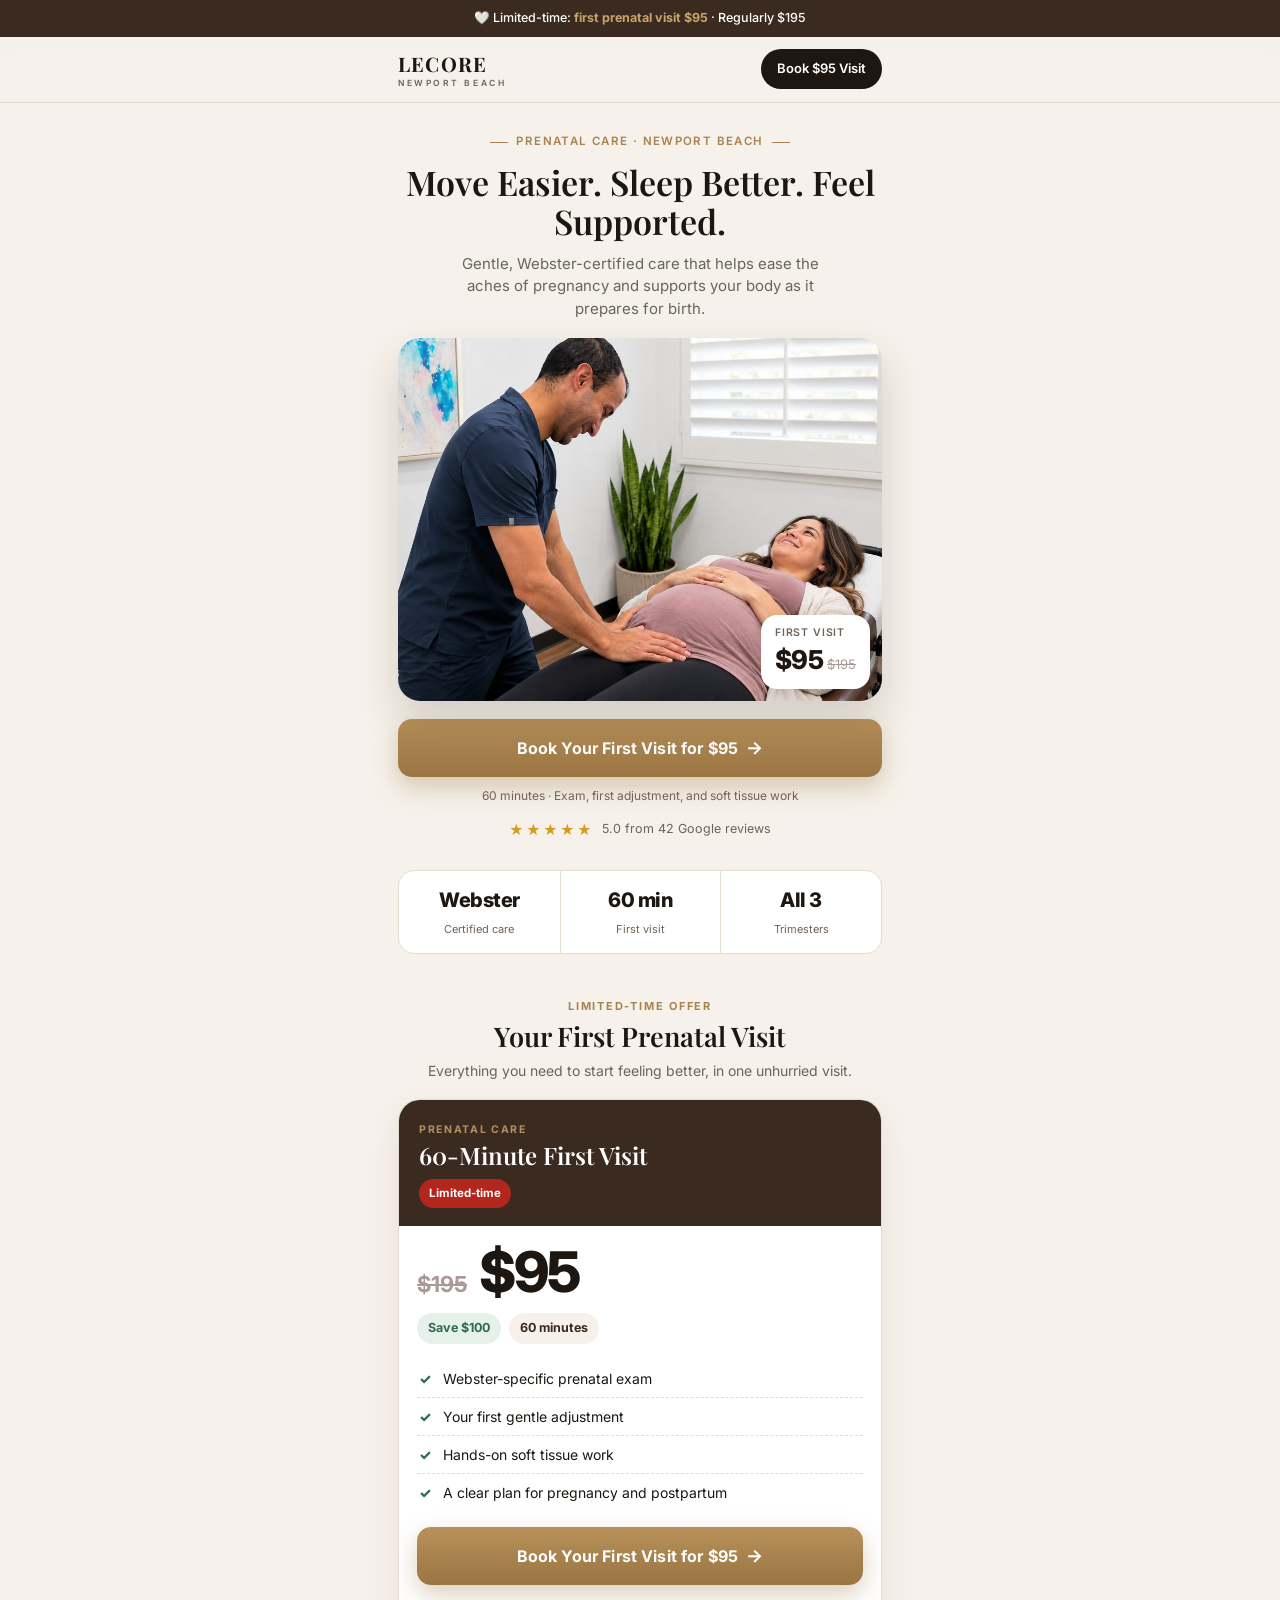
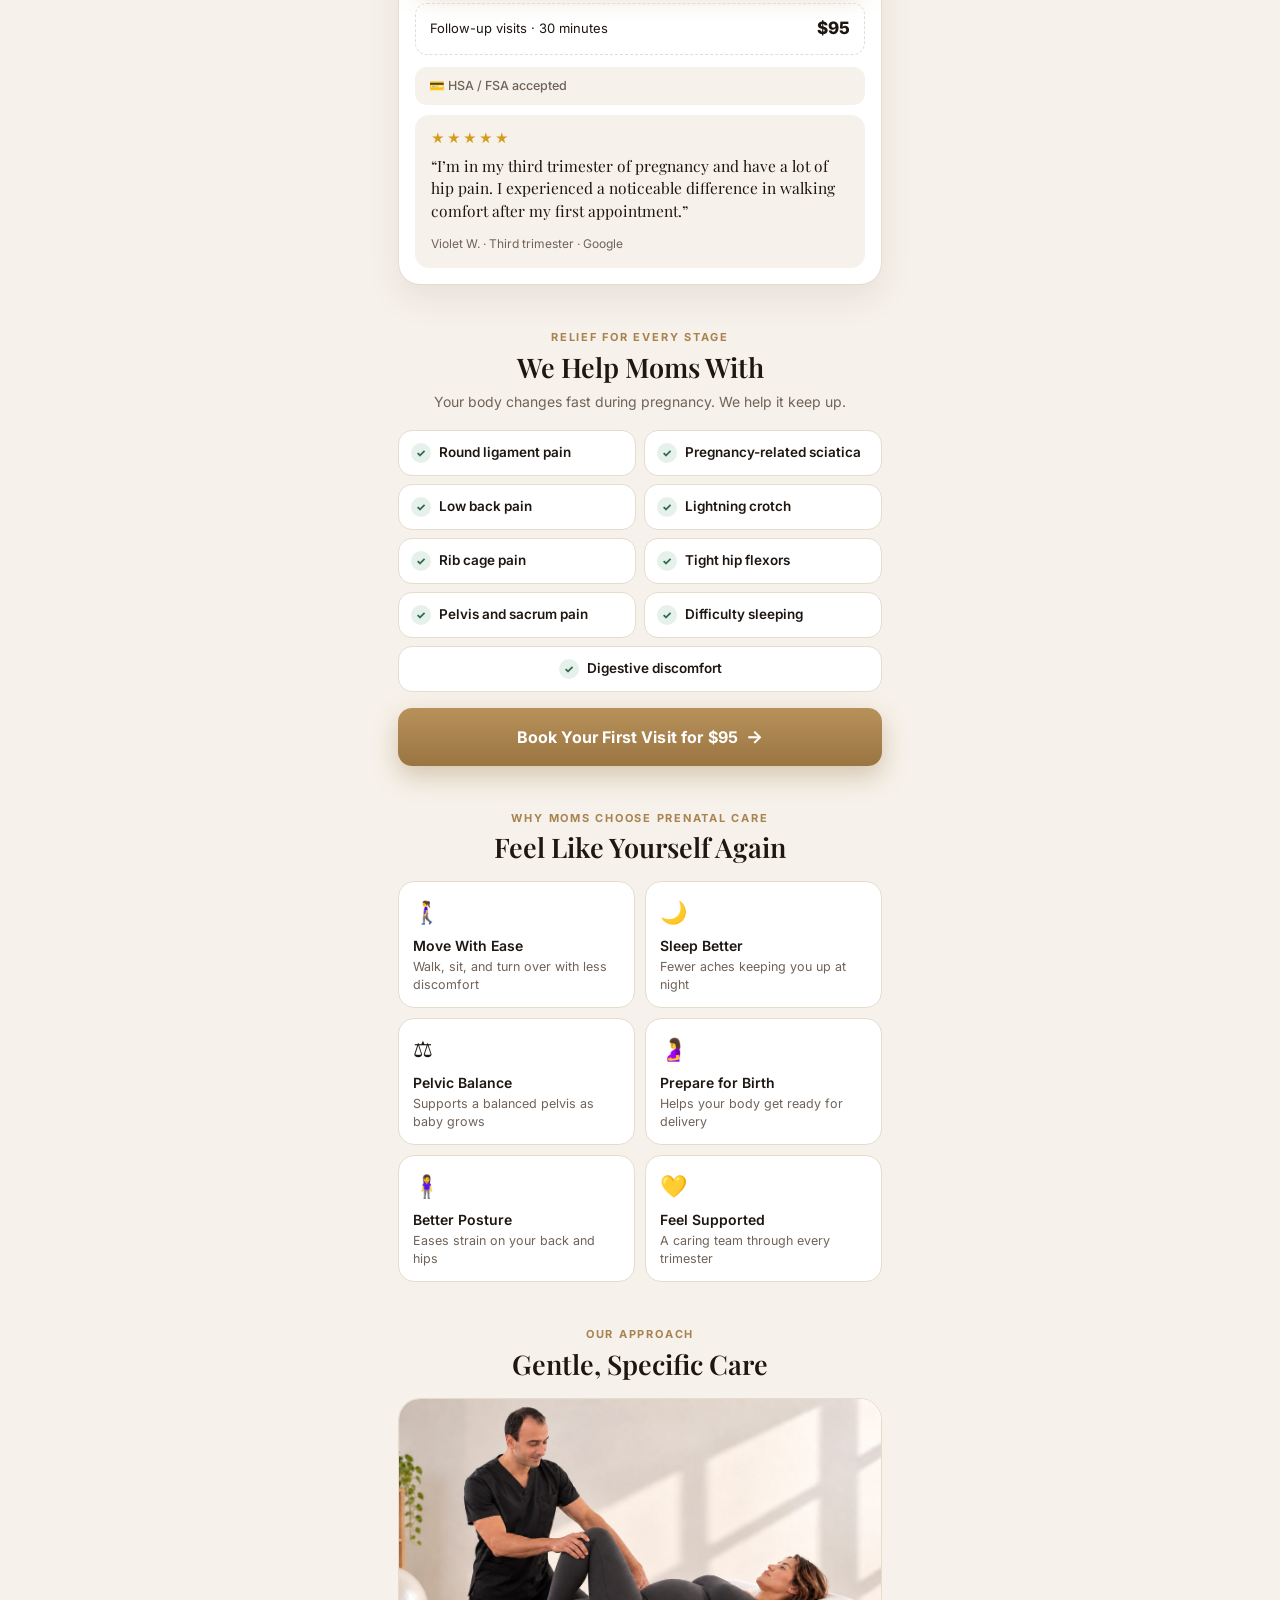
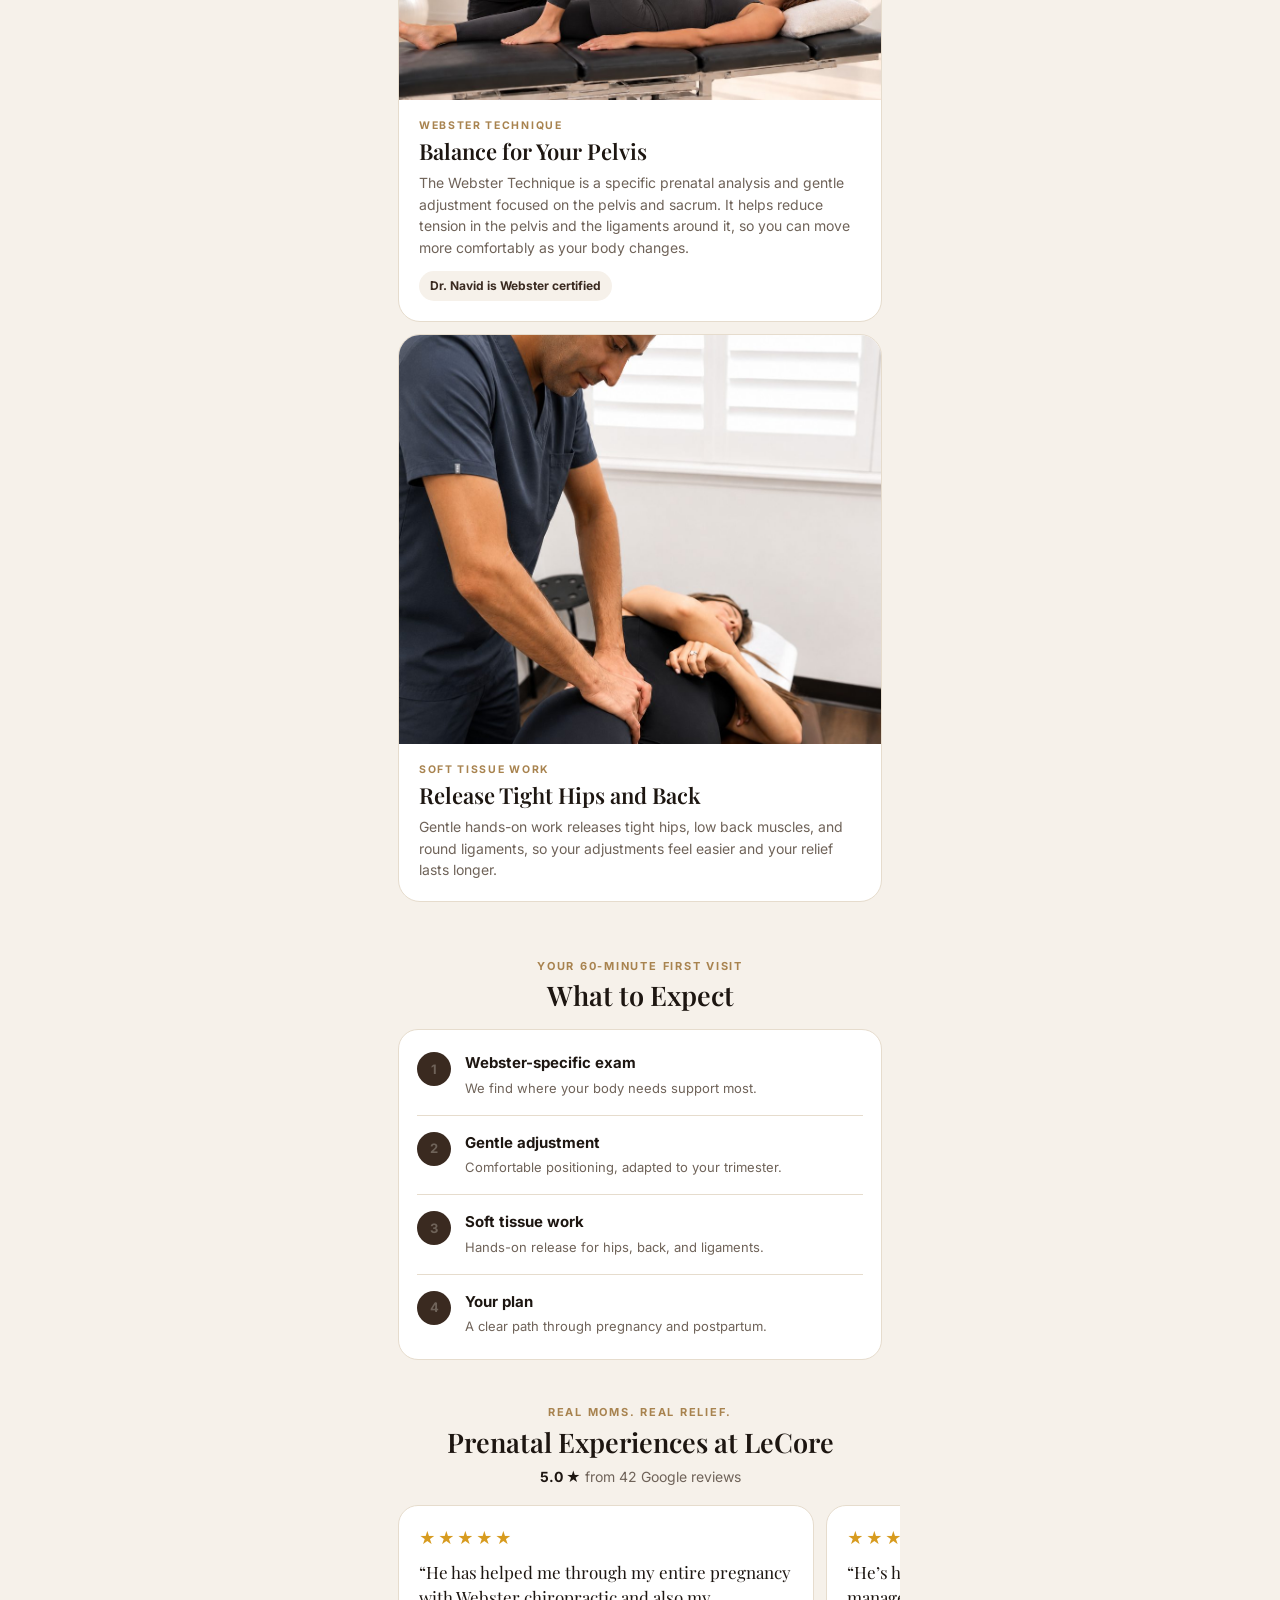
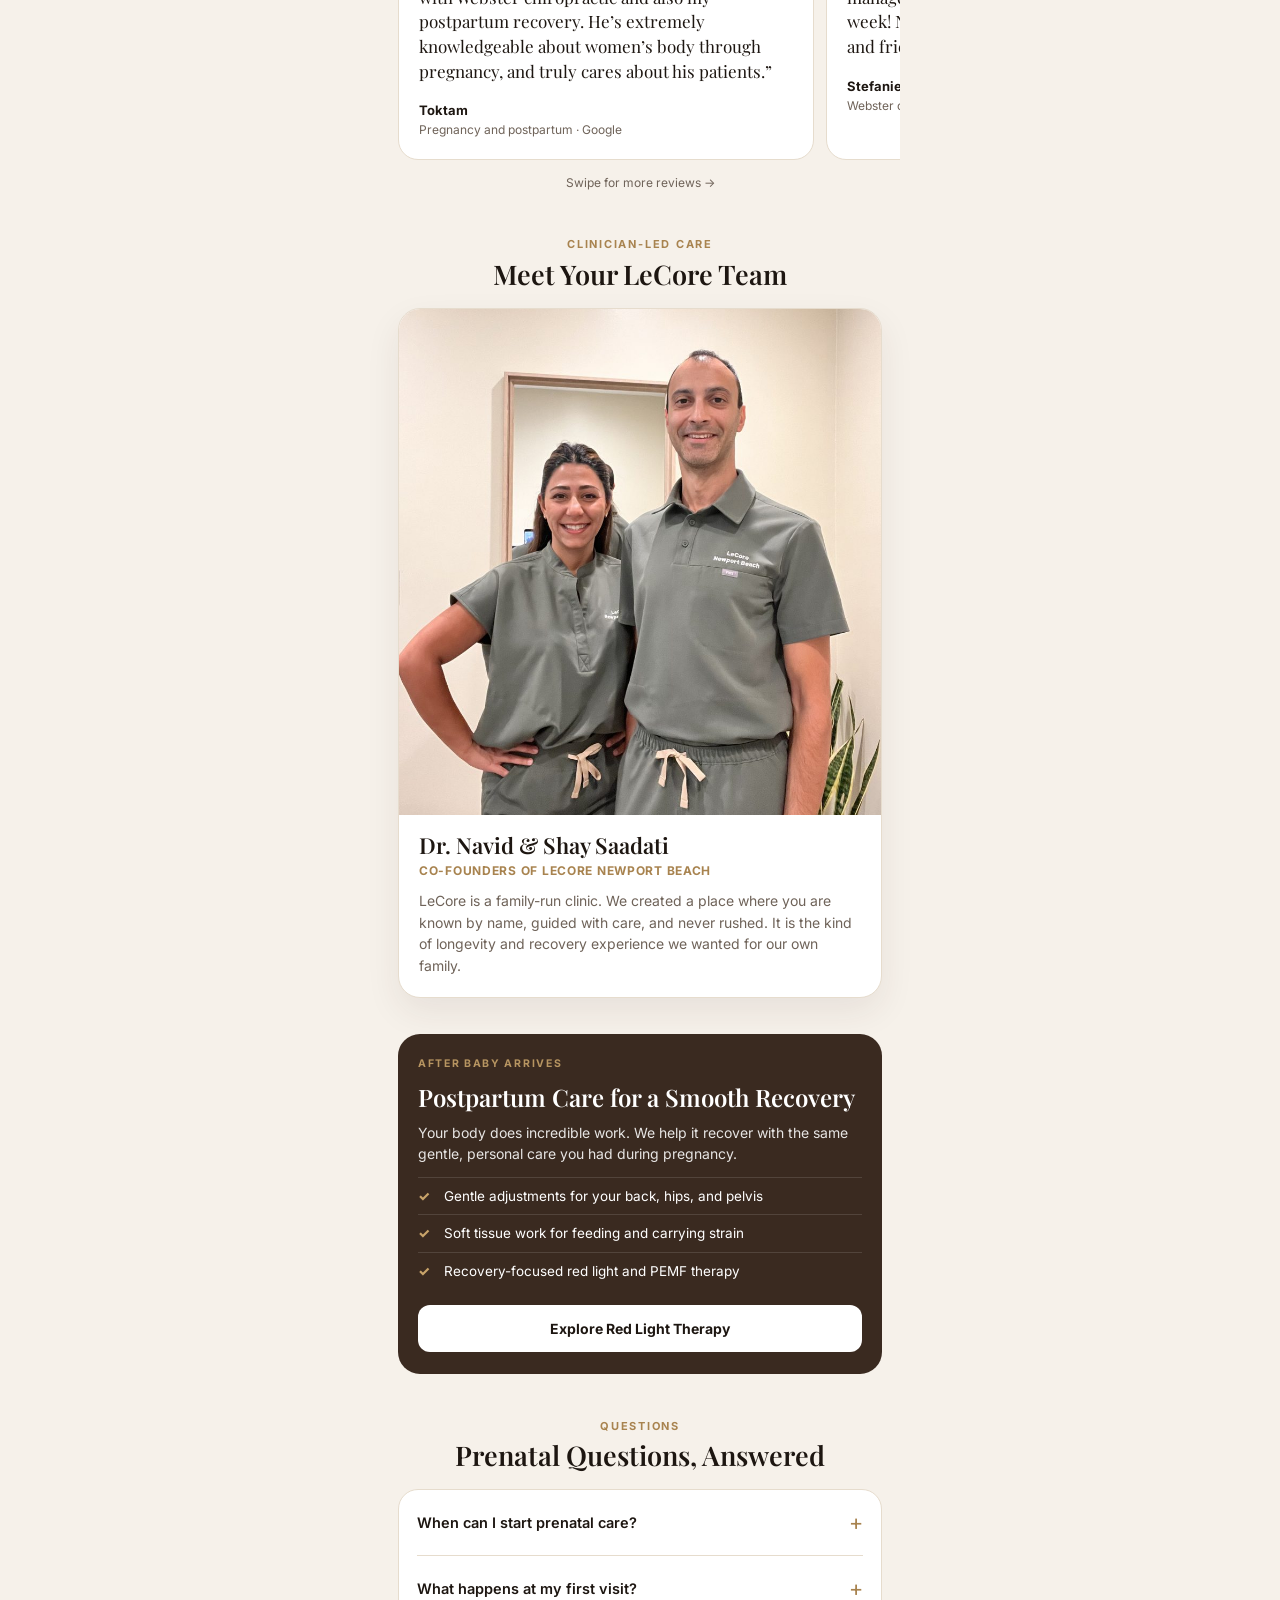
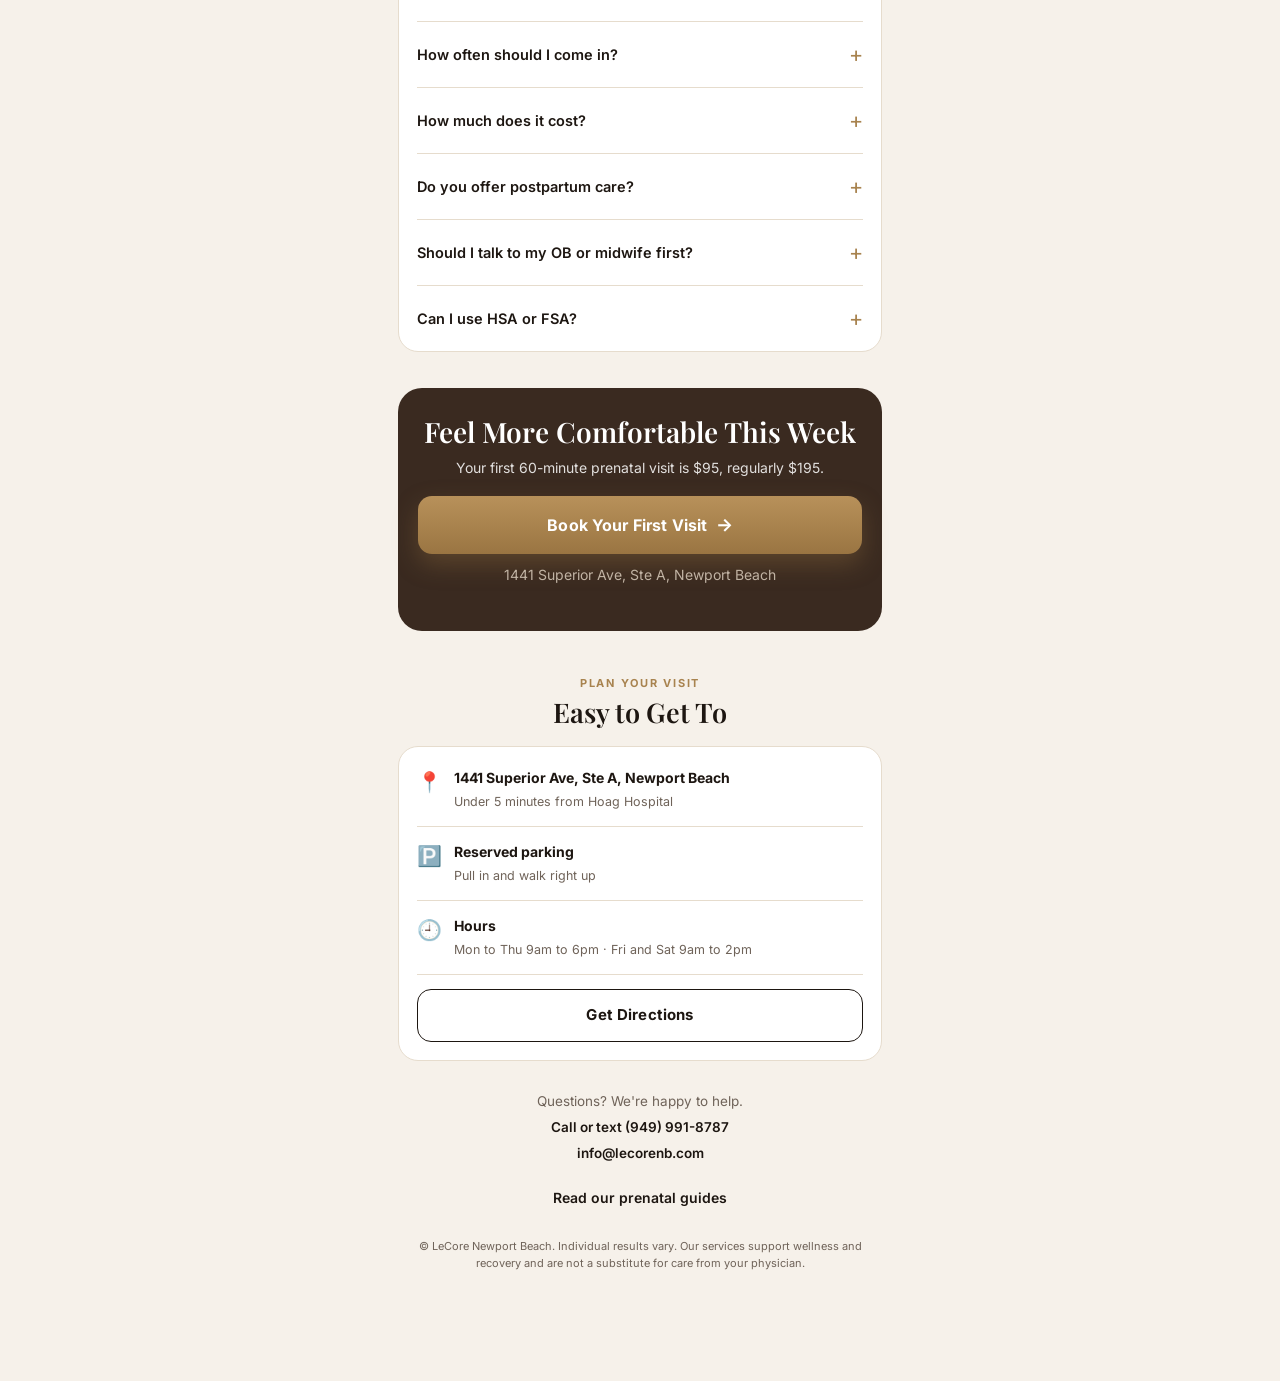
<file: prenatal-chiropractic-newport-beach.html>
<!DOCTYPE html>
<html lang="en">
<head>
<meta charset="UTF-8">
<meta name="viewport" content="width=device-width, initial-scale=1">
<title>Prenatal Chiropractor in Newport Beach | Webster Certified | LeCore</title>
<meta name="description" content="Webster-certified prenatal chiropractic care in Newport Beach, CA for low back pain, sciatica, round ligament and pelvic pain. First visit $95, regularly $195.">
<link rel="canonical" href="https://bio.lecorenb.com/prenatal-chiropractic-newport-beach">
<meta property="og:type" content="website">
<meta property="og:url" content="https://bio.lecorenb.com/prenatal-chiropractic-newport-beach">
<meta property="og:title" content="Prenatal Chiropractic in Newport Beach | LeCore">
<meta property="og:description" content="Move Easier. Sleep Better. Feel Supported. First prenatal visit $95, regularly $195.">
<meta property="og:image" content="https://bio.lecorenb.com/assets/hero-prenatal.jpg">
<meta name="twitter:card" content="summary_large_image">
<meta name="theme-color" content="#f6f1ea">
<link rel="preload" as="image" href="assets/hero-prenatal.jpg">
<script type="application/ld+json">
{
 "@context": "https://schema.org",
 "@type": "Service",
 "serviceType": "Prenatal Chiropractic Care",
 "name": "Prenatal Chiropractic Care in Newport Beach",
 "provider": {
  "@type": "HealthAndBeautyBusiness",
  "name": "LeCore Newport Beach",
  "telephone": "+1-949-991-8787",
  "address": {
   "@type": "PostalAddress",
   "streetAddress": "1441 Superior Ave, Ste A",
   "addressLocality": "Newport Beach",
   "addressRegion": "CA",
   "postalCode": "92663",
   "addressCountry": "US"
  }
 },
 "areaServed": "Newport Beach, CA",
 "offers": {
  "@type": "Offer",
  "price": "95",
  "priceCurrency": "USD",
  "description": "First prenatal visit, 60 minutes"
 }
}
</script>
<script type="application/ld+json">
{
 "@context": "https://schema.org",
 "@type": "FAQPage",
 "mainEntity": [
  {
   "@type": "Question",
   "name": "When can I start prenatal care?",
   "acceptedAnswer": {
    "@type": "Answer",
    "text": "Any time during pregnancy. Many moms start in the first or second trimester, and it is never too late to begin in the third."
   }
  },
  {
   "@type": "Question",
   "name": "What happens at my first visit?",
   "acceptedAnswer": {
    "@type": "Answer",
    "text": "Your 60-minute first visit includes a Webster-specific exam, your first gentle adjustment, and soft tissue work, plus a plan for the rest of your pregnancy and postpartum."
   }
  },
  {
   "@type": "Question",
   "name": "How often should I come in?",
   "acceptedAnswer": {
    "@type": "Answer",
    "text": "Many moms come in weekly, especially in the third trimester. We will recommend a schedule that fits your body and your stage of pregnancy."
   }
  },
  {
   "@type": "Question",
   "name": "How much does it cost?",
   "acceptedAnswer": {
    "@type": "Answer",
    "text": "Your first visit is $95 for a limited time, regularly $195. Follow-up visits are $95 and take about 30 minutes."
   }
  },
  {
   "@type": "Question",
   "name": "Do you offer postpartum care?",
   "acceptedAnswer": {
    "@type": "Answer",
    "text": "Yes. We help you transition smoothly after delivery with gentle adjustments, soft tissue work, and recovery-focused red light and PEMF therapy."
   }
  },
  {
   "@type": "Question",
   "name": "Should I talk to my OB or midwife first?",
   "acceptedAnswer": {
    "@type": "Answer",
    "text": "We are happy to work alongside your OB or midwife. If you have any questions about your pregnancy, check with them too."
   }
  },
  {
   "@type": "Question",
   "name": "Can I use HSA or FSA?",
   "acceptedAnswer": {
    "@type": "Answer",
    "text": "Yes. We accept HSA and FSA cards."
   }
  }
 ]
}
</script>
<!-- Meta Pixel -->
<script>
!function(f,b,e,v,n,t,s){if(f.fbq)return;n=f.fbq=function(){n.callMethod?
n.callMethod.apply(n,arguments):n.queue.push(arguments)};if(!f._fbq)f._fbq=n;
n.push=n;n.loaded=!0;n.version='2.0';n.queue=[];t=b.createElement(e);t.async=!0;
t.src=v;s=b.getElementsByTagName(e)[0];s.parentNode.insertBefore(t,s)}(window,
document,'script','https://connect.facebook.net/en_US/fbevents.js');
fbq('init','1779051199806264');fbq('track','PageView');fbq('track','ViewContent',{content_name:'Prenatal landing page',content_category:'Prenatal'});
</script>
<noscript><img height="1" width="1" style="display:none" alt="" src="https://www.facebook.com/tr?id=1779051199806264&ev=PageView&noscript=1"></noscript>
<link rel="preconnect" href="https://fonts.googleapis.com">
<link rel="preconnect" href="https://fonts.gstatic.com" crossorigin>
<link href="https://fonts.googleapis.com/css2?family=Playfair+Display:wght@500;600;700&family=Inter:wght@400;500;600;700;800&display=swap" rel="stylesheet">
<style>
:root{--cream:#f6f1ea;--sand:#ece3d6;--card:#fff;--ink:#1d1611;--brown:#3a2a20;--gold:#a8834f;--gold2:#c9a46a;--muted:#6f6359;--line:#e6dccd;--green:#2f6b4f;--max:520px}
*{box-sizing:border-box;margin:0;padding:0}
html{scroll-behavior:smooth}
body{font-family:Inter,system-ui,sans-serif;background:var(--cream);color:var(--ink);line-height:1.5;-webkit-font-smoothing:antialiased;padding-bottom:86px}
img,video{display:block;max-width:100%}
a{color:inherit;text-decoration:none}
.wrap{max-width:var(--max);margin:0 auto}
h1,h2,h3{font-family:"Playfair Display",Georgia,serif;font-weight:600;line-height:1.15}
[id]{scroll-margin-top:110px}

/* urgency bar + header */
.urgent{background:var(--brown);color:#fff;text-align:center;font-size:12.5px;font-weight:500;padding:9px 14px}
.urgent b{color:var(--gold2)}
.top{position:sticky;top:0;z-index:30;background:rgba(246,241,234,.94);backdrop-filter:blur(10px);-webkit-backdrop-filter:blur(10px);border-bottom:1px solid var(--line)}
.top-in{max-width:var(--max);margin:0 auto;display:flex;align-items:center;justify-content:space-between;padding:12px 18px}
.logo{font-family:"Playfair Display",serif;font-size:20px;font-weight:700;letter-spacing:.06em}
.logo small{display:block;font-family:Inter;font-size:8.5px;letter-spacing:.3em;font-weight:600;color:var(--muted);margin-top:-2px}
.pill{background:var(--ink);color:#fff;font-size:13px;font-weight:600;padding:10px 16px;border-radius:999px}

/* buttons */
.btn{display:flex;align-items:center;justify-content:center;gap:8px;width:100%;padding:17px 20px;border-radius:14px;font-weight:700;font-size:16px;letter-spacing:.01em;transition:transform .15s}
.btn:active{transform:scale(.98)}
.btn-gold{background:linear-gradient(180deg,#b8915a,#9a7542);color:#fff;box-shadow:0 10px 24px rgba(154,117,66,.35)}
.btn-ink{background:var(--ink);color:#fff}
.btn-ghost{border:1.5px solid var(--ink);color:var(--ink);background:transparent}
.btn .arr{font-size:18px;line-height:1}
.micro{text-align:center;font-size:12px;color:var(--muted);margin-top:10px}

/* hero */
.hero{padding:22px 18px 8px;text-align:center}
.kicker{display:inline-flex;align-items:center;gap:8px;font-size:11.5px;font-weight:600;letter-spacing:.12em;text-transform:uppercase;color:var(--gold);margin-bottom:12px}
.kicker:before,.kicker:after{content:"";width:18px;height:1px;background:var(--gold)}
.hero h1{font-size:34px;margin-bottom:12px}
.hero p.sub{font-size:15px;color:var(--muted);max-width:400px;margin:0 auto 18px}
.hero-media{position:relative;border-radius:22px;overflow:hidden;aspect-ratio:4/5;margin:0 0 18px;box-shadow:0 20px 40px rgba(58,42,32,.18)}
.hero-media video{width:100%;height:100%;object-fit:cover}
.price-badge{position:absolute;right:12px;bottom:12px;background:#fff;border-radius:16px;padding:10px 14px;text-align:left;box-shadow:0 8px 24px rgba(0,0,0,.18)}
.price-badge small{display:block;font-size:10.5px;font-weight:600;letter-spacing:.08em;text-transform:uppercase;color:var(--muted)}
.price-badge b{font-family:"Playfair Display";font-size:26px}
.price-badge s{font-size:13px;color:#a99;margin-left:4px}
.trust{display:flex;align-items:center;justify-content:center;gap:8px;margin-top:14px;font-size:12.5px;color:var(--muted)}
.trust .st{color:#d79b1f;letter-spacing:2px;font-size:14px}

/* proof strip */
.strip{display:grid;grid-template-columns:repeat(3,1fr);margin:22px 18px 0;background:var(--card);border-radius:16px;border:1px solid var(--line)}
.strip div{text-align:center;padding:14px 6px}
.strip div+div{border-left:1px solid var(--line)}
.strip b{display:block;font-family:"Playfair Display";font-size:20px}
.strip span{font-size:11px;color:var(--muted)}

/* sections */
section{padding:36px 18px 0}
.sh{text-align:center;margin-bottom:18px}
.sh .ey{font-size:11px;font-weight:700;letter-spacing:.16em;text-transform:uppercase;color:var(--gold);margin-bottom:6px}
.sh h2{font-size:27px}
.sh p{font-size:14px;color:var(--muted);margin-top:8px}

/* value stack */
.stack{background:var(--card);border-radius:22px;overflow:hidden;border:1px solid var(--line);box-shadow:0 14px 34px rgba(58,42,32,.08)}
.stack-head{background:var(--brown);color:#fff;padding:18px 20px}
.stack-head .ey{font-size:10.5px;font-weight:700;letter-spacing:.16em;color:var(--gold2)}
.stack-head h3{font-size:24px;margin-top:4px}
.stack-head p{font-size:13px;opacity:.85;margin-top:4px}
.items{padding:6px 20px}
.item{display:flex;align-items:center;gap:12px;padding:13px 0;border-bottom:1px dashed var(--line)}
.item:last-child{border-bottom:0}
.ck{flex:none;width:24px;height:24px;border-radius:50%;background:#e7f1eb;color:var(--green);display:grid;place-items:center;font-size:13px;font-weight:700}
.item div{flex:1}
.item b{display:block;font-size:14.5px;font-weight:600}
.item span{font-size:12.5px;color:var(--muted)}
.item em{font-style:normal;font-size:14px;font-weight:600;color:var(--muted)}
.total{margin:4px 20px 0;padding:14px 16px;background:var(--cream);border-radius:14px;display:flex;justify-content:space-between;align-items:center}
.total span{font-size:13px;color:var(--muted)}
.total s{font-size:17px;font-weight:600;color:#a99}
.today{display:flex;align-items:flex-end;justify-content:space-between;padding:16px 20px 6px}
.today small{display:block;font-size:11px;font-weight:700;letter-spacing:.12em;text-transform:uppercase;color:var(--green)}
.today b{font-family:"Playfair Display";font-size:52px;line-height:1}
.save-tag{background:#e7f1eb;color:var(--green);font-size:12.5px;font-weight:700;padding:7px 12px;border-radius:999px;margin-bottom:8px}
.stack .cta{padding:10px 20px 20px}

/* who it's for */
.who{display:grid;grid-template-columns:1fr 1fr;gap:10px}
.who div{background:var(--card);border:1px solid var(--line);border-radius:16px;padding:14px}
.who i{font-style:normal;font-size:22px;display:block;margin-bottom:6px}
.who b{display:block;font-size:14px;font-weight:600}
.who span{font-size:12.5px;color:var(--muted);line-height:1.4;display:block;margin-top:2px}

/* offers */
.offer{position:relative;background:var(--card);border-radius:22px;overflow:hidden;border:1px solid var(--line);margin-bottom:14px}
.offer img{width:100%;aspect-ratio:16/10;object-fit:cover}
.ribbon{position:absolute;top:14px;left:14px;background:#b3261e;color:#fff;font-size:11.5px;font-weight:700;letter-spacing:.04em;padding:7px 12px;border-radius:999px;box-shadow:0 6px 16px rgba(179,38,30,.35)}
.offer-in{padding:18px}
.offer-in h3{font-size:22px}
.offer-in p{font-size:13.5px;color:var(--muted);margin:4px 0 14px}
.pk{display:flex;align-items:center;justify-content:space-between;gap:10px;padding:13px 14px;border:1.5px solid var(--line);border-radius:14px;margin-bottom:8px}
.pk b{display:block;font-size:14.5px}
.pk span{font-size:12px;color:var(--muted)}
.pk .bonus{display:inline-block;background:#e7f1eb;color:var(--green);font-weight:700;font-size:11px;border-radius:999px;padding:2px 8px;margin-left:4px}
.pk .p{font-family:"Playfair Display";font-size:21px;font-weight:700;white-space:nowrap}
.pk .p s{font-family:Inter;font-size:12px;color:#a99;font-weight:500;margin-right:4px}
.pk.hot{border-color:var(--gold);background:#fcf8f2}
.pk .go{font-family:Inter;font-size:12.5px;font-weight:700;background:var(--ink);color:#fff;border-radius:999px;padding:8px 12px;margin-left:8px}
.bigprice{display:flex;align-items:baseline;gap:10px;margin-bottom:14px}
.bigprice s{font-size:20px;color:#a99;font-weight:600}
.bigprice b{font-family:"Playfair Display";font-size:44px;line-height:1}
.bigprice em{font-style:normal;background:#e7f1eb;color:var(--green);font-weight:700;font-size:12.5px;border-radius:999px;padding:5px 10px}

/* reviews */
.revs{display:flex;gap:12px;overflow-x:auto;scroll-snap-type:x mandatory;margin:0 -18px;padding:0 18px 4px;scrollbar-width:none}
.revs::-webkit-scrollbar{display:none}
.rv{flex:0 0 86%;scroll-snap-align:center;background:var(--card);border:1px solid var(--line);border-radius:20px;padding:20px}
.rv .st{color:#d79b1f;letter-spacing:2px}
.rv p{font-family:"Playfair Display";font-size:17px;line-height:1.45;margin:10px 0 14px}
.rv b{font-size:13px}
.rv small{display:block;font-size:12px;color:var(--muted)}
.swipe{text-align:center;font-size:12px;color:var(--muted);margin-top:10px}

/* steps */
.steps{background:var(--card);border:1px solid var(--line);border-radius:20px;padding:6px 18px}
.step{display:flex;gap:14px;padding:16px 0;border-bottom:1px solid var(--line)}
.step:last-child{border-bottom:0}
.num{flex:none;width:34px;height:34px;border-radius:50%;background:var(--brown);color:#fff;display:grid;place-items:center;font-weight:700;font-size:14px}
.step b{display:block;font-size:15px}
.step span{font-size:13px;color:var(--muted)}

/* memberships */
.mem{display:grid;gap:10px}
.m{display:block;background:var(--card);border:1.5px solid var(--line);border-radius:18px;padding:16px}
.m.rec{border-color:var(--gold);background:#fcf8f2;position:relative}
.m .tagr{position:absolute;top:-11px;right:14px;background:var(--gold);color:#fff;font-size:10.5px;font-weight:700;letter-spacing:.06em;padding:4px 10px;border-radius:999px}
.m-top{display:flex;justify-content:space-between;align-items:baseline}
.m h3{font-size:19px}
.m .pr{font-family:"Playfair Display";font-size:22px;font-weight:700}
.m .pr small{font-family:Inter;font-size:12px;color:var(--muted);font-weight:500}
.m .freq{display:inline-block;font-size:12px;font-weight:600;background:var(--cream);border-radius:999px;padding:4px 10px;margin:6px 0 8px}
.m ul{list-style:none;font-size:13px;color:var(--muted)}
.m li{padding:2px 0 2px 18px;position:relative}
.m li:before{content:"✓";position:absolute;left:0;color:var(--green);font-weight:700}
.m .join{display:block;text-align:center;margin-top:12px;font-size:14px;font-weight:700;padding:12px;border-radius:12px;background:var(--ink);color:#fff}
.fine{text-align:center;font-size:12px;color:var(--muted);margin-top:10px}

/* faq */
.faq{background:var(--card);border:1px solid var(--line);border-radius:20px;padding:0 18px}
details{border-bottom:1px solid var(--line)}
details:last-child{border-bottom:0}
summary{list-style:none;cursor:pointer;display:flex;justify-content:space-between;align-items:center;gap:10px;padding:16px 0;font-weight:600;font-size:14.5px}
summary::-webkit-details-marker{display:none}
summary:after{content:"+";font-size:22px;font-weight:400;color:var(--gold)}
details[open] summary:after{content:"–"}
details p{font-size:13.5px;color:var(--muted);padding:0 0 16px;line-height:1.55}

/* final cta */
.final{margin:36px 18px 0;background:var(--brown);color:#fff;border-radius:24px;padding:28px 20px;text-align:center}
.final h2{font-size:28px;margin-bottom:8px}
.final p{font-size:14px;opacity:.85;margin-bottom:18px}
.final .micro{color:#d8cbbb}

/* contact */
.contact{padding:30px 18px 10px;text-align:center;font-size:13.5px;color:var(--muted)}
.contact a{display:block;margin:6px 0;font-weight:600;color:var(--ink)}
footer{text-align:center;font-size:11px;color:var(--muted);padding:16px 22px 24px}

/* sticky */
.sticky{position:fixed;left:50%;transform:translateX(-50%);bottom:0;width:100%;max-width:var(--max);z-index:40;display:flex;align-items:center;gap:12px;padding:12px 16px calc(12px + env(safe-area-inset-bottom));background:rgba(255,255,255,.96);backdrop-filter:blur(10px);-webkit-backdrop-filter:blur(10px);border-top:1px solid var(--line);box-shadow:0 -8px 24px rgba(58,42,32,.08)}
.sticky div{flex:1}
.sticky b{display:block;font-size:14px}
.sticky span{font-size:11.5px;color:var(--muted)}
.sticky .btn{width:auto;padding:13px 20px;font-size:14.5px;border-radius:12px}

/* numbers: simple bold sans */
.num-font,.price-badge b,.strip b,.today b,.pk .p,.bigprice b,.m .pr,.total s{font-family:Inter,system-ui,sans-serif!important;font-weight:800;letter-spacing:-.025em}
.price-badge b{font-size:26px}
.strip b{font-size:20px}
.today b{font-size:54px;letter-spacing:-.04em}
.pk .p{font-size:20px}
.bigprice b{font-size:46px;letter-spacing:-.04em}
/* memberships v2 */
.m h3{font-family:"Playfair Display",serif;font-size:25px;font-weight:700}
.m .pr{font-size:32px;line-height:1}
.m .pr small{font-size:13px;font-weight:600;letter-spacing:0}
.m-top{align-items:center}
.m li b{color:var(--ink);font-weight:600}
.perks{background:var(--card);border:1px solid var(--line);border-radius:18px;padding:16px;margin-bottom:12px}
.perks h4{font-size:14px;font-weight:700;margin-bottom:8px}
.perks .chips{display:flex;flex-wrap:wrap;gap:6px}
.perks .chips span{font-size:12px;font-weight:600;background:var(--cream);border-radius:999px;padding:6px 10px}
.family{display:flex;gap:14px;align-items:center;background:var(--brown);color:#fff;border-radius:18px;padding:18px;margin-top:12px}
.family i{font-style:normal;font-size:30px;flex:none}
.family b{display:block;font-size:16px;font-weight:700;margin-bottom:2px}
.family span{font-size:13px;opacity:.88;line-height:1.45}

.m{position:relative}
.saveline{display:flex;flex-direction:column;background:#e7f1eb;border-radius:12px;padding:12px 14px;margin-top:12px}
.saveline b{font-size:15.5px;font-weight:800;color:var(--green);letter-spacing:-.01em}
.saveline span{font-size:12.5px;color:#4f6f5f;margin-top:2px}
.mpd{border:0;margin-top:8px}
.mpd summary{font-size:13px;font-weight:600;padding:10px 2px;color:var(--ink)}
.mpd summary:after{content:"+";font-size:18px}
.mpd[open] summary:after{content:"–"}
.mpd table{width:100%;border-collapse:collapse;font-size:12.5px;margin-bottom:6px}
.mpd th{font-size:10.5px;font-weight:700;letter-spacing:.08em;text-transform:uppercase;color:var(--muted);text-align:left;padding:6px 0}
.mpd th:not(:first-child),.mpd td:not(:first-child){text-align:right;white-space:nowrap;padding-left:10px}
.mpd td{padding:7px 0;border-top:1px solid var(--line)}
.mpd td s{color:#a99}
.mpd td b{font-weight:800}

.hero-media.tall{aspect-ratio:4/5}
.hero-media img{width:100%;height:100%;object-fit:cover;object-position:center 30%}
.pkcard{background:var(--card);border-radius:22px;overflow:hidden;border:1px solid var(--line);box-shadow:0 14px 34px rgba(58,42,32,.08)}
.pkcard .stack-head{display:block}
.pkcard .cd{display:inline-block;margin-top:10px}
.cd{background:#b3261e;color:#fff;font-size:11.5px;font-weight:700;border-radius:999px;padding:6px 10px;white-space:nowrap}
.pkcard .rows{padding:16px 16px 6px}
.pk .pk-l{flex:1}
.pk{transition:border-color .15s}
.pk.hot .flag{display:inline-block;font-size:10px;font-weight:800;letter-spacing:.06em;background:var(--gold);color:#fff;border-radius:999px;padding:2px 8px;margin-left:6px;vertical-align:2px}
.pkcard .note{text-align:center;font-size:12.5px;color:var(--muted);padding:4px 16px 16px}
.pkcard .note a{text-decoration:underline;text-underline-offset:3px;color:var(--ink);font-weight:600}
.snip{margin:0 16px 16px;background:var(--cream);border-radius:14px;padding:14px 16px}
.snip .st{color:#d79b1f;letter-spacing:2px;font-size:13px}
.snip p{font-family:"Playfair Display",serif;font-size:15.5px;line-height:1.45;margin:6px 0 8px}
.snip small{font-size:12px;color:var(--muted)}
.vids{display:flex;gap:12px;overflow-x:auto;scroll-snap-type:x mandatory;margin:0 -18px;padding:0 18px;scrollbar-width:none}
.vids::-webkit-scrollbar{display:none}
.vid{flex:0 0 74%;scroll-snap-align:center;margin:0}
.vid video{width:100%;aspect-ratio:9/16;object-fit:cover;border-radius:18px;background:#222;display:block;box-shadow:0 14px 30px rgba(58,42,32,.15)}
.vid figcaption{display:flex;align-items:center;gap:8px;font-size:13.5px;font-weight:600;margin-top:10px}
.vid figcaption b{width:22px;height:22px;border-radius:50%;background:var(--brown);color:#fff;display:grid;place-items:center;font-size:12px}
.vids .vid:last-child{margin-right:18px}
.dots{display:flex;justify-content:center;gap:6px;margin-top:14px}
.dots span{width:7px;height:7px;border-radius:50%;background:#cfc3b3;transition:all .2s}
.dots span.on{background:var(--brown);width:20px;border-radius:999px}
.alt{display:flex;gap:14px;align-items:center;background:var(--card);border:1px dashed var(--gold);border-radius:18px;padding:16px;margin-top:14px}
.alt div{flex:1}
.alt b{display:block;font-size:14.5px}
.alt span{font-size:12.5px;color:var(--muted);line-height:1.4;display:block;margin-top:2px}
.alt a{flex:none;background:var(--ink);color:#fff;font-size:13px;font-weight:700;border-radius:12px;padding:11px 14px}
.sticky{transition:transform .25s,opacity .25s}
body.pre .sticky{transform:translate(-50%,110%);opacity:0;pointer-events:none}

.pk .sv{display:block;font-size:11.5px;font-weight:700;color:var(--green);margin-top:3px}
.pay{display:flex;flex-direction:column;gap:4px;margin:4px 16px 10px;background:var(--cream);border-radius:12px;padding:10px 14px;font-size:12.5px;font-weight:600;color:var(--brown)}
.pay span:last-child{font-weight:500;color:var(--muted)}
.rt{color:var(--ink)}
.cmp{background:var(--card);border:1px solid var(--line);border-radius:20px;overflow:hidden}
.cmp-h,.cmp-r{display:grid;grid-template-columns:1fr 1.15fr 1fr;gap:8px;align-items:center;padding:12px 14px;font-size:13px}
.cmp-h{background:var(--brown);color:#fff;font-weight:700;font-size:12px;letter-spacing:.06em;text-transform:uppercase}
.cmp-h b{color:var(--gold2)}
.cmp-r{border-top:1px solid var(--line)}
.cmp-r span:first-child{color:var(--muted);font-size:12.5px}
.cmp-r b{font-weight:700;color:var(--green)}
.cmp-r span:last-child{color:#9a8f86}
.seated{margin-top:12px;background:var(--brown);color:#fff;border-radius:20px;padding:20px}
.seated .ey{font-size:10.5px;font-weight:700;letter-spacing:.16em;text-transform:uppercase;color:var(--gold2)}
.seated h3{font-size:22px;margin:4px 0 10px}
.seated ul{list-style:none}
.seated li{position:relative;padding:8px 0 8px 26px;font-size:13.5px;line-height:1.45;border-top:1px solid rgba(255,255,255,.12);opacity:.95}
.seated li:before{content:"✓";position:absolute;left:0;top:8px;color:var(--gold2);font-weight:800}
.seated li b{font-weight:700}
.visit{background:var(--card);border:1px solid var(--line);border-radius:20px;padding:6px 18px 18px}
.v-row{display:flex;gap:12px;align-items:flex-start;padding:14px 0;border-bottom:1px solid var(--line)}
.v-row i{font-style:normal;font-size:20px;flex:none}
.v-row b{display:block;font-size:14px}
.v-row span{font-size:12.5px;color:var(--muted)}
.visit .btn{margin-top:14px;padding:14px;font-size:15px}
.sticky .txt{flex:none;display:flex;flex-direction:column;align-items:center;justify-content:center;gap:1px;width:52px;height:48px;border:1.5px solid var(--line);border-radius:12px;color:var(--ink);font-size:10.5px;font-weight:700}
.sticky .txt svg{width:20px;height:20px}

.team{background:var(--card);border:1px solid var(--line);border-radius:22px;overflow:hidden;box-shadow:0 14px 34px rgba(58,42,32,.08)}
.team img{width:100%;aspect-ratio:4/4.2;object-fit:cover;object-position:center 20%}
.team-in{padding:18px 20px 20px}
.team-in h3{font-size:22px}
.team-in .role{font-size:12px;font-weight:700;letter-spacing:.06em;text-transform:uppercase;color:var(--gold);margin:4px 0 10px}
.team-in p:last-child{font-size:14px;color:var(--muted);line-height:1.55}

.hero-media.sq{aspect-ratio:1/1}
.offer-big{padding:18px 18px 6px}
.ob-price{display:flex;align-items:baseline;gap:12px;flex-wrap:wrap}
.ob-price s{font-size:22px;color:#a99;font-weight:700;font-family:Inter}
.ob-price b{font-family:Inter;font-weight:800;font-size:56px;letter-spacing:-.04em;line-height:1}
.ob-tags{display:flex;gap:8px;flex-wrap:wrap;margin:12px 0 16px}
.ob-tags span{font-size:12.5px;font-weight:700;border-radius:999px;padding:6px 11px;background:#e7f1eb;color:var(--green)}
.ob-tags span.alt2{background:var(--cream);color:var(--brown)}
.ob-list{list-style:none;margin:0 0 16px}
.ob-list li{position:relative;padding:8px 0 8px 26px;font-size:14px;border-bottom:1px dashed var(--line)}
.ob-list li:last-child{border-bottom:0}
.ob-list li:before{content:"✓";position:absolute;left:2px;top:8px;color:var(--green);font-weight:800}
.single{display:block;text-align:center;font-size:13px;color:var(--muted);padding:2px 16px 16px}
.single a{color:var(--ink);font-weight:600;text-decoration:underline;text-underline-offset:3px}
.solo video{width:100%;aspect-ratio:9/16;max-height:640px;object-fit:cover;border-radius:20px;background:#222;box-shadow:0 14px 30px rgba(58,42,32,.15)}
.stackup{display:grid;gap:10px}
.su{display:flex;gap:14px;align-items:center;background:var(--card);border:1px solid var(--line);border-radius:18px;padding:14px}
.su img{width:72px;height:72px;border-radius:12px;object-fit:cover;flex:none}
.su div{flex:1}
.su b{display:block;font-size:14.5px}
.su span{font-size:12.5px;color:var(--muted);line-height:1.4;display:block;margin-top:2px}
.su em{flex:none;font-style:normal;font-size:13px;font-weight:700;background:var(--ink);color:#fff;border-radius:12px;padding:10px 12px}

.hero-media.wide{aspect-ratio:4/3}
.conds{display:grid;grid-template-columns:1fr 1fr;gap:8px}
.conds span{display:flex;align-items:center;gap:8px;background:var(--card);border:1px solid var(--line);border-radius:14px;padding:12px;font-size:13.5px;font-weight:600;line-height:1.3}
.conds span:before{content:"✓";flex:none;width:20px;height:20px;border-radius:50%;background:#e7f1eb;color:var(--green);display:grid;place-items:center;font-size:11px;font-weight:800}
.conds span:last-child{grid-column:1/-1;justify-content:center}
.feat{background:var(--card);border:1px solid var(--line);border-radius:22px;overflow:hidden;margin-bottom:12px}
.feat img{width:100%;aspect-ratio:16/10;object-fit:cover}
.feat.tall img{aspect-ratio:4/3.4;object-position:center 30%}
.feat-in{padding:18px 20px 20px}
.feat-in .ey{font-size:10.5px;font-weight:700;letter-spacing:.16em;text-transform:uppercase;color:var(--gold)}
.feat-in h3{font-size:22px;margin:4px 0 8px}
.feat-in p{font-size:14px;color:var(--muted);line-height:1.55}
.feat-in .badge2{display:inline-block;margin-top:12px;font-size:12px;font-weight:700;background:var(--cream);color:var(--brown);border-radius:999px;padding:6px 11px}
.pp{background:var(--brown);color:#fff;border-radius:22px;padding:22px 20px}
.pp .ey{font-size:10.5px;font-weight:700;letter-spacing:.16em;text-transform:uppercase;color:var(--gold2)}
.pp h3{font-size:24px;margin:4px 0 10px}
.pp p{font-size:14px;opacity:.88;line-height:1.55;margin-bottom:12px}
.pp ul{list-style:none;margin-bottom:16px}
.pp li{position:relative;padding:8px 0 8px 26px;font-size:13.5px;border-top:1px solid rgba(255,255,255,.12)}
.pp li:before{content:"✓";position:absolute;left:0;top:8px;color:var(--gold2);font-weight:800}
.pp a.lnk{display:block;text-align:center;font-weight:700;font-size:14px;background:#fff;color:var(--ink);border-radius:12px;padding:13px}
.fu{display:flex;justify-content:space-between;align-items:center;margin:0 16px 12px;padding:12px 14px;border:1.5px dashed var(--line);border-radius:12px;font-size:13px}
.fu b{font-family:Inter;font-weight:800;font-size:17px}
</style>
</head>
<body class="pre">

<div class="urgent">🤍 Limited-time: <b>first prenatal visit $95</b> · Regularly $195</div>
<header class="top"><div class="top-in">
  <div class="logo">LECORE<small>NEWPORT BEACH</small></div>
  <a class="pill" href="https://www.wellnessliving.com/rs/appointment-start.html?id_class_tab=3&amp;id_mode=1&amp;k_business=860553&amp;k_class_tab=81795&amp;k_service=326625">Book $95 Visit</a>
</div></header>

<main class="wrap">

  <!-- HERO -->
  <div class="hero" id="hero">
    <p class="kicker">Prenatal Care · Newport Beach</p>
    <h1>Move Easier. Sleep Better. Feel Supported.</h1>
    <p class="sub">Gentle, Webster-certified care that helps ease the aches of pregnancy and supports your body as it prepares for birth.</p>
    <div class="hero-media wide">
      <img src="assets/hero-prenatal.jpg" alt="Dr. Navid providing gentle prenatal care to an expecting mom" fetchpriority="high">
      <div class="price-badge"><small>First visit</small><b>$95</b><s>$195</s></div>
    </div>
    <a class="btn btn-gold" href="https://www.wellnessliving.com/rs/appointment-start.html?id_class_tab=3&amp;id_mode=1&amp;k_business=860553&amp;k_class_tab=81795&amp;k_service=326625">Book Your First Visit for $95 <span class="arr">→</span></a>
    <p class="micro">60 minutes · Exam, first adjustment, and soft tissue work</p>
    <div class="trust"><span class="st">★★★★★</span> 5.0 from 42 Google reviews</div>
  </div>

  <div class="strip">
    <div><b>Webster</b><span>Certified care</span></div>
    <div><b>60 min</b><span>First visit</span></div>
    <div><b>All 3</b><span>Trimesters</span></div>
  </div>

  <!-- OFFER -->
  <section id="offer">
    <div class="sh"><p class="ey">Limited-time offer</p><h2>Your First Prenatal Visit</h2><p>Everything you need to start feeling better, in one unhurried visit.</p></div>
    <div class="pkcard">
      <div class="stack-head"><p class="ey">PRENATAL CARE</p><h3>60-Minute First Visit</h3><span class="cd">Limited-time</span></div>
      <div class="offer-big">
        <div class="ob-price"><s>$195</s><b>$95</b></div>
        <div class="ob-tags"><span>Save $100</span><span class="alt2">60 minutes</span></div>
        <ul class="ob-list">
          <li>Webster-specific prenatal exam</li>
          <li>Your first gentle adjustment</li>
          <li>Hands-on soft tissue work</li>
          <li>A clear plan for pregnancy and postpartum</li>
        </ul>
        <a class="btn btn-gold" href="https://www.wellnessliving.com/rs/appointment-start.html?id_class_tab=3&amp;id_mode=1&amp;k_business=860553&amp;k_class_tab=81795&amp;k_service=326625">Book Your First Visit for $95 <span class="arr">→</span></a>
      </div>
      <div class="fu" style="margin-top:12px"><span>Follow-up visits · 30 minutes</span><b>$95</b></div>
      <div class="pay"><span>💳 HSA / FSA accepted</span></div>
      <div class="snip"><div class="st">★★★★★</div><p>“I’m in my third trimester of pregnancy and have a lot of hip pain. I experienced a noticeable difference in walking comfort after my first appointment.”</p><small>Violet W. · Third trimester · Google</small></div>
    </div>
  </section>

  <!-- CONDITIONS -->
  <section id="conditions">
    <div class="sh"><p class="ey">Relief for every stage</p><h2>We Help Moms With</h2><p>Your body changes fast during pregnancy. We help it keep up.</p></div>
    <div class="conds"><span>Round ligament pain</span><span>Pregnancy-related sciatica</span><span>Low back pain</span><span>Lightning crotch</span><span>Rib cage pain</span><span>Tight hip flexors</span><span>Pelvis and sacrum pain</span><span>Difficulty sleeping</span><span>Digestive discomfort</span></div>
    <a class="btn btn-gold" style="margin-top:16px" href="https://www.wellnessliving.com/rs/appointment-start.html?id_class_tab=3&amp;id_mode=1&amp;k_business=860553&amp;k_class_tab=81795&amp;k_service=326625">Book Your First Visit for $95 <span class="arr">→</span></a>
  </section>

  <!-- BENEFITS -->
  <section>
    <div class="sh"><p class="ey">Why moms choose prenatal care</p><h2>Feel Like Yourself Again</h2></div>
    <div class="who">
      <div><i>🚶‍♀️</i><b>Move With Ease</b><span>Walk, sit, and turn over with less discomfort</span></div>
      <div><i>🌙</i><b>Sleep Better</b><span>Fewer aches keeping you up at night</span></div>
      <div><i>⚖️</i><b>Pelvic Balance</b><span>Supports a balanced pelvis as baby grows</span></div>
      <div><i>🤰</i><b>Prepare for Birth</b><span>Helps your body get ready for delivery</span></div>
      <div><i>🧍‍♀️</i><b>Better Posture</b><span>Eases strain on your back and hips</span></div>
      <div><i>💛</i><b>Feel Supported</b><span>A caring team through every trimester</span></div>
    </div>
  </section>

  <!-- APPROACH -->
  <section>
    <div class="sh"><p class="ey">Our approach</p><h2>Gentle, Specific Care</h2></div>
    <div class="feat">
      <img src="assets/card-prenatal-offer.jpg" alt="Gentle prenatal adjustment at LeCore" loading="lazy">
      <div class="feat-in">
        <p class="ey">Webster Technique</p>
        <h3>Balance for Your Pelvis</h3>
        <p>The Webster Technique is a specific prenatal analysis and gentle adjustment focused on the pelvis and sacrum. It helps reduce tension in the pelvis and the ligaments around it, so you can move more comfortably as your body changes.</p>
        <span class="badge2">Dr. Navid is Webster certified</span>
      </div>
    </div>
    <div class="feat tall">
      <img src="assets/card-prenatal-how.jpg" alt="Soft tissue work for an expecting mom" loading="lazy">
      <div class="feat-in">
        <p class="ey">Soft tissue work</p>
        <h3>Release Tight Hips and Back</h3>
        <p>Gentle hands-on work releases tight hips, low back muscles, and round ligaments, so your adjustments feel easier and your relief lasts longer.</p>
      </div>
    </div>
  </section>

  <!-- HOW -->
  <section>
    <div class="sh"><p class="ey">Your 60-minute first visit</p><h2>What to Expect</h2></div>
    <div class="steps">
      <div class="step"><span class="num">1</span><div><b>Webster-specific exam</b><span>We find where your body needs support most.</span></div></div>
      <div class="step"><span class="num">2</span><div><b>Gentle adjustment</b><span>Comfortable positioning, adapted to your trimester.</span></div></div>
      <div class="step"><span class="num">3</span><div><b>Soft tissue work</b><span>Hands-on release for hips, back, and ligaments.</span></div></div>
      <div class="step"><span class="num">4</span><div><b>Your plan</b><span>A clear path through pregnancy and postpartum.</span></div></div>
    </div>
  </section>

  <!-- REVIEWS -->
  <section id="reviews">
    <div class="sh"><p class="ey">Real moms. Real relief.</p><h2>Prenatal Experiences at LeCore</h2><p><b class="rt">5.0 ★</b> from 42 Google reviews</p></div>
    <div class="revs">
      <div class="rv"><div class="st">★★★★★</div><p>“He has helped me through my entire pregnancy with Webster chiropractic and also my postpartum recovery. He’s extremely knowledgeable about women’s body through pregnancy, and truly cares about his patients.”</p><b>Toktam</b><small>Pregnancy and postpartum · Google</small></div>
      <div class="rv"><div class="st">★★★★★</div><p>“He’s helped make the aches and pains far more manageable and I look forward to my visit each week! Not only is he very professional, but kind and friendly.”</p><b>Stefanie B.</b><small>Webster care · Google</small></div>
      <div class="rv"><div class="st">★★★★★</div><p>“I started when I was pregnant with my 3rd child. Dr. Navid was very thorough in his initial screening and showed great depth of knowledge about my path moving forward through pregnancy and postpartum.”</p><b>Cristina R.</b><small>Client for over a year · Google</small></div>
      <div class="rv"><div class="st">★★★★★</div><p>“I wish I would’ve been referred to Dr. Navid Saadati months ago. The team is very warm, welcoming and very professional.”</p><b>Violet W.</b><small>Third trimester · Google</small></div>
    </div>
    <p class="swipe">Swipe for more reviews →</p>
  </section>

  <!-- TEAM -->
  <section id="team">
    <div class="sh"><p class="ey">Clinician-led care</p><h2>Meet Your LeCore Team</h2></div>
    <div class="team">
      <img src="assets/team.jpg" alt="Dr. Navid Saadati and Shay Saadati, co-founders of LeCore Newport Beach" loading="lazy">
      <div class="team-in">
        <h3>Dr. Navid &amp; Shay Saadati</h3>
        <p class="role">Co-founders of LeCore Newport Beach</p>
        <p>LeCore is a family-run clinic. We created a place where you are known by name, guided with care, and never rushed. It is the kind of longevity and recovery experience we wanted for our own family.</p>
      </div>
    </div>
  </section>

  <!-- POSTPARTUM -->
  <section>
    <div class="pp">
      <p class="ey">After baby arrives</p>
      <h3>Postpartum Care for a Smooth Recovery</h3>
      <p>Your body does incredible work. We help it recover with the same gentle, personal care you had during pregnancy.</p>
      <ul>
        <li>Gentle adjustments for your back, hips, and pelvis</li>
        <li>Soft tissue work for feeding and carrying strain</li>
        <li>Recovery-focused red light and PEMF therapy</li>
      </ul>
      <a class="lnk" href="red-light-therapy-newport-beach">Explore Red Light Therapy</a>
    </div>
  </section>

  <!-- FAQ -->
  <section>
    <div class="sh"><p class="ey">Questions</p><h2>Prenatal Questions, Answered</h2></div>
    <div class="faq"><details><summary>When can I start prenatal care?</summary><p>Any time during pregnancy. Many moms start in the first or second trimester, and it is never too late to begin in the third.</p></details><details><summary>What happens at my first visit?</summary><p>Your 60-minute first visit includes a Webster-specific exam, your first gentle adjustment, and soft tissue work, plus a plan for the rest of your pregnancy and postpartum.</p></details><details><summary>How often should I come in?</summary><p>Many moms come in weekly, especially in the third trimester. We will recommend a schedule that fits your body and your stage of pregnancy.</p></details><details><summary>How much does it cost?</summary><p>Your first visit is $95 for a limited time, regularly $195. Follow-up visits are $95 and take about 30 minutes.</p></details><details><summary>Do you offer postpartum care?</summary><p>Yes. We help you transition smoothly after delivery with gentle adjustments, soft tissue work, and recovery-focused red light and PEMF therapy.</p></details><details><summary>Should I talk to my OB or midwife first?</summary><p>We are happy to work alongside your OB or midwife. If you have any questions about your pregnancy, check with them too.</p></details><details><summary>Can I use HSA or FSA?</summary><p>Yes. We accept HSA and FSA cards.</p></details></div>
  </section>

  <div class="final">
    <h2>Feel More Comfortable This Week</h2>
    <p>Your first 60-minute prenatal visit is $95, regularly $195.</p>
    <a class="btn btn-gold" href="https://www.wellnessliving.com/rs/appointment-start.html?id_class_tab=3&amp;id_mode=1&amp;k_business=860553&amp;k_class_tab=81795&amp;k_service=326625">Book Your First Visit <span class="arr">→</span></a>
    <p class="micro">1441 Superior Ave, Ste A, Newport Beach</p>
  </div>

  <section id="visit">
    <div class="sh"><p class="ey">Plan your visit</p><h2>Easy to Get To</h2></div>
    <div class="visit">
      <div class="v-row"><i>📍</i><div><b>1441 Superior Ave, Ste A, Newport Beach</b><span>Under 5 minutes from Hoag Hospital</span></div></div>
      <div class="v-row"><i>🅿️</i><div><b>Reserved parking</b><span>Pull in and walk right up</span></div></div>
      <div class="v-row"><i>🕘</i><div><b>Hours</b><span>Mon to Thu 9am to 6pm · Fri and Sat 9am to 2pm</span></div></div>
      <a class="btn btn-ghost" href="https://www.google.com/maps/dir/?api=1&amp;destination=33.6268711,-117.9333938">Get Directions</a>
    </div>
  </section>

  <div class="contact">
    Questions? We're happy to help.
    <a href="tel:+19499918787">Call or text (949) 991-8787</a>
    <a href="mailto:info@lecorenb.com">info@lecorenb.com</a>
  </div>
  <p style="text-align:center;margin:8px 0 14px;font-size:14px"><a href="/guides/#prenatal" style="color:inherit;font-weight:600">Read our prenatal guides</a></p>
  <footer>© LeCore Newport Beach. Individual results vary. Our services support wellness and recovery and are not a substitute for care from your physician.</footer>
</main>

<div class="sticky">
  <div><b>First visit $95</b><span>60 min · Regularly $195</span></div>
  <a class="txt" href="sms:+19499918787" aria-label="Text us"><svg viewBox="0 0 24 24" fill="none" stroke="currentColor" stroke-width="1.8"><path d="M4 5h16v11H8l-4 4z"/></svg><span>Text</span></a>
  <a class="btn btn-gold" href="https://www.wellnessliving.com/rs/appointment-start.html?id_class_tab=3&amp;id_mode=1&amp;k_business=860553&amp;k_class_tab=81795&amp;k_service=326625">Book Now</a>
</div>

<script>
(function(){
  document.querySelectorAll('a[href*="wellnessliving.com"]').forEach(function(a){
    a.addEventListener('click',function(){
      if(typeof fbq==='function'){fbq('track','Lead',{content_name:(a.textContent||'').trim()});}
    });
  });
  var hero=document.getElementById('hero');
  if('IntersectionObserver' in window){
    new IntersectionObserver(function(e){document.body.classList.toggle('pre',e[0].isIntersecting);},{threshold:0.1}).observe(hero);
  } else { document.body.classList.remove('pre'); }
})();
</script>
</body>
</html>
</file>
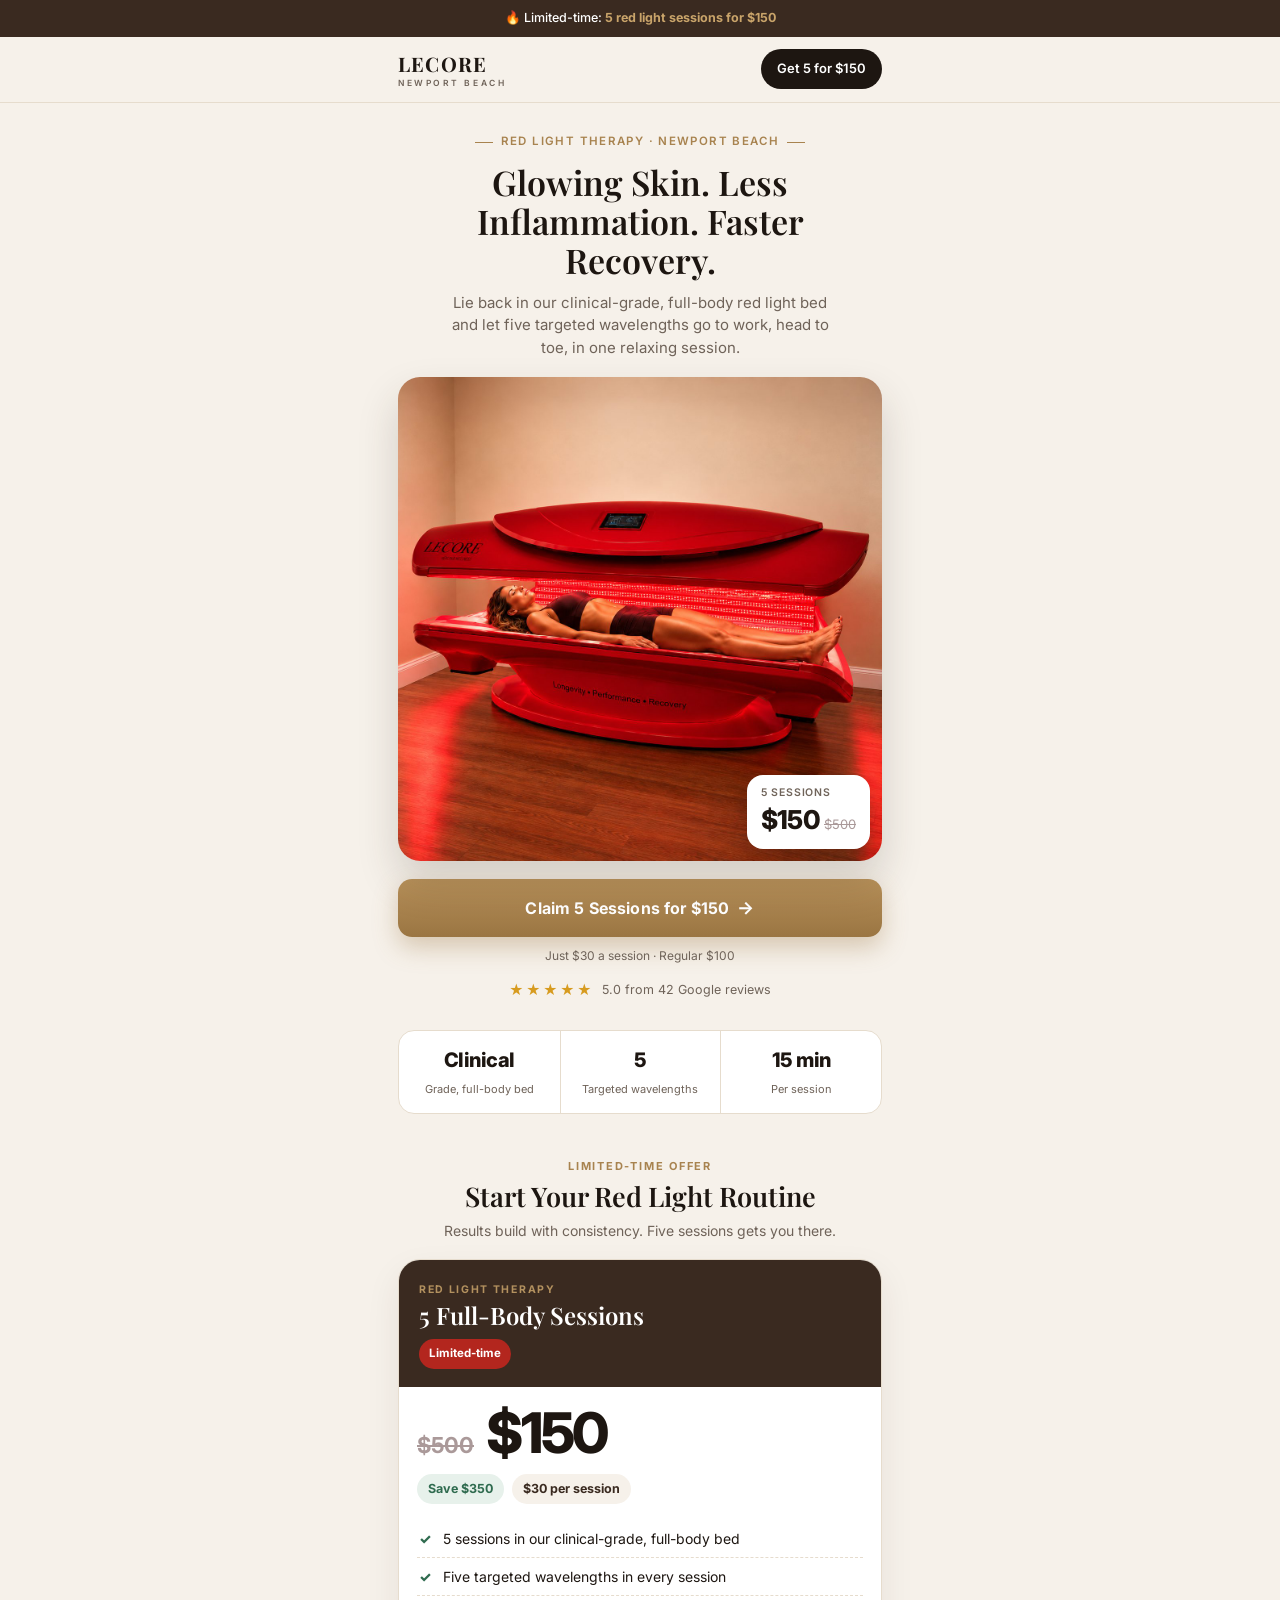
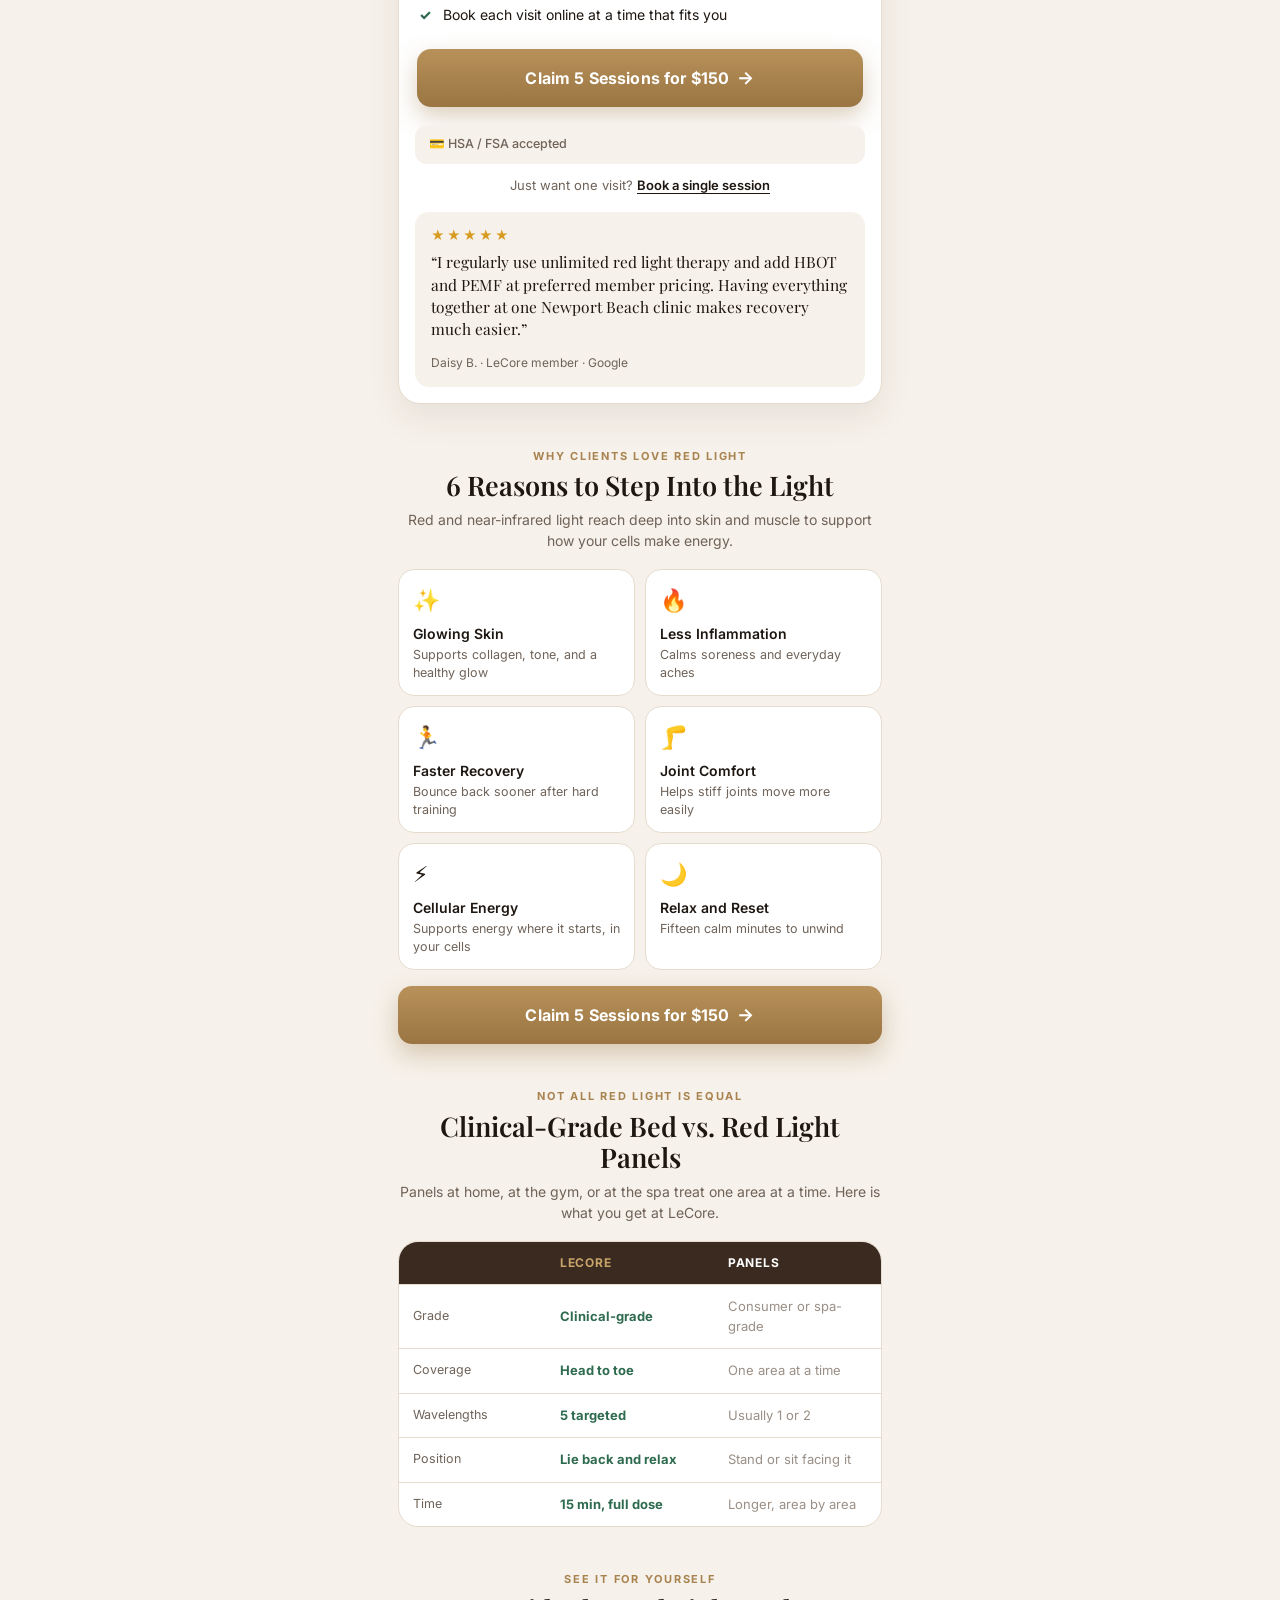
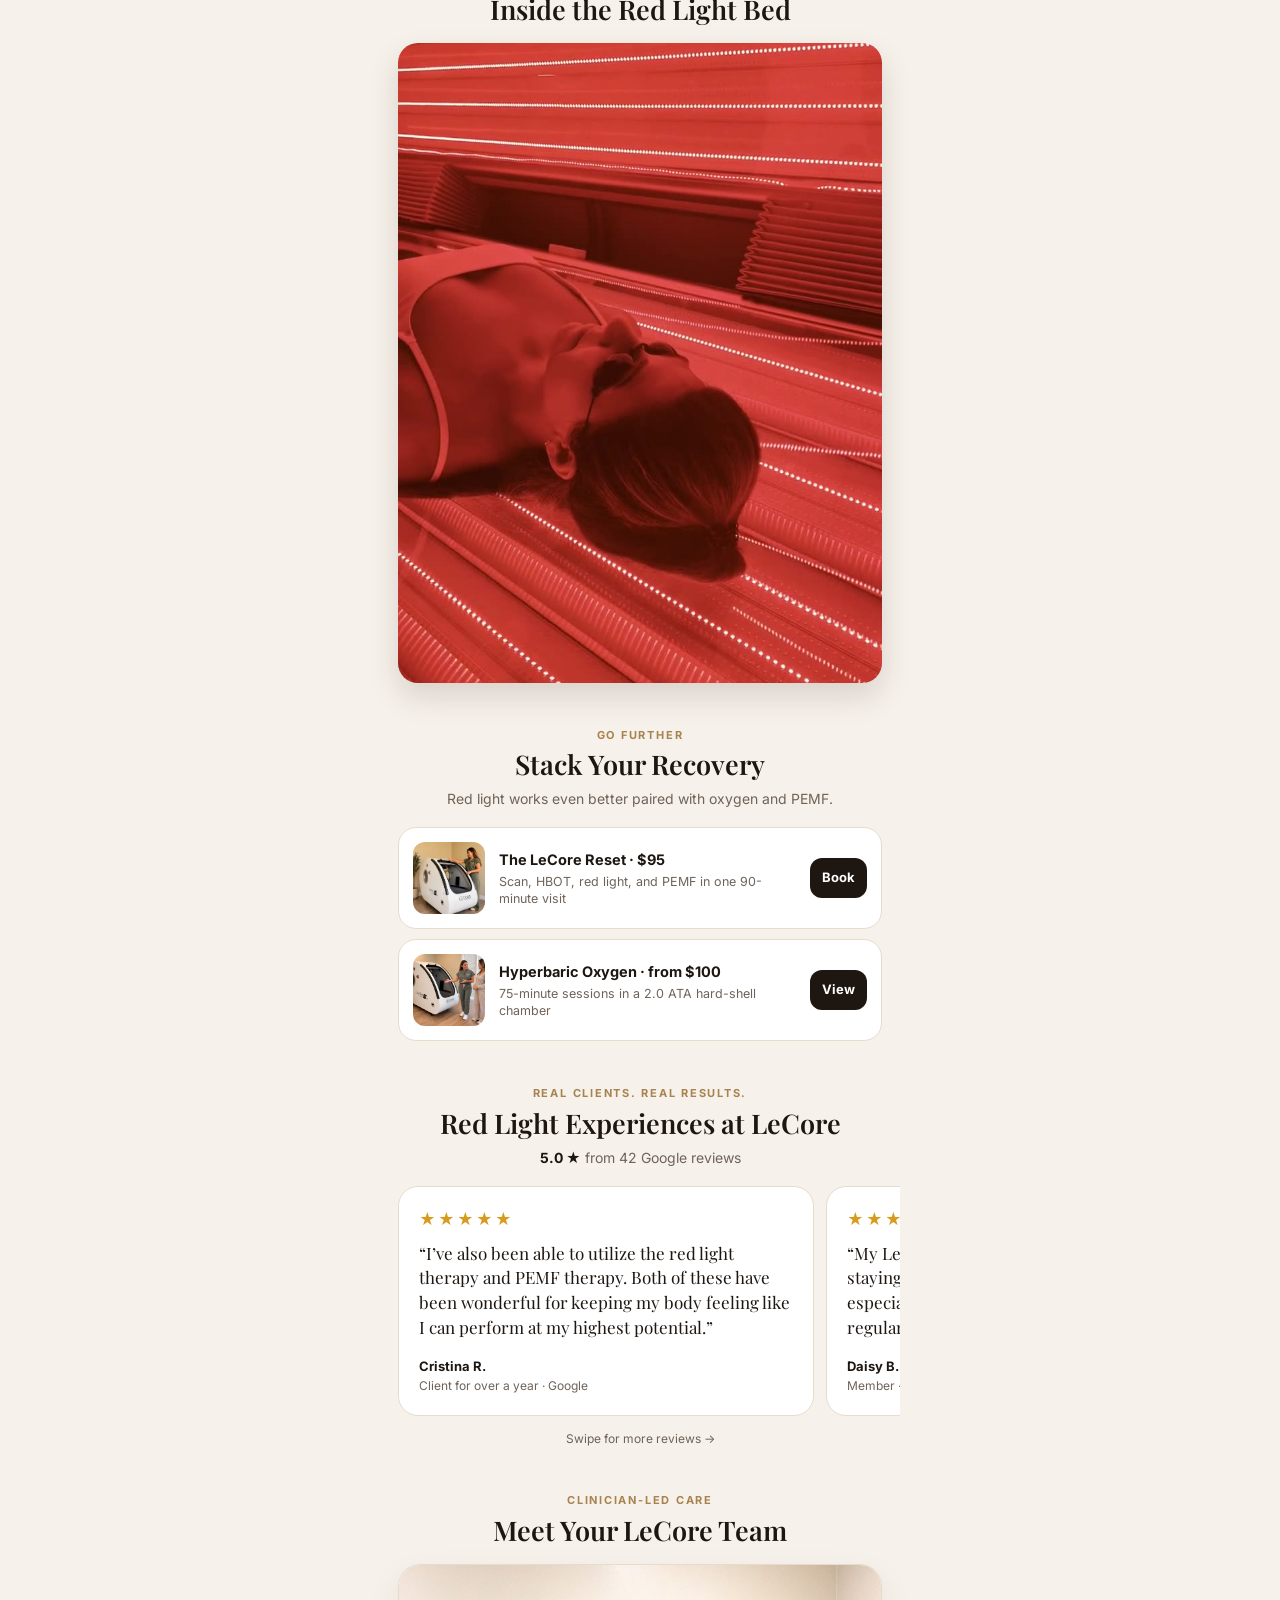
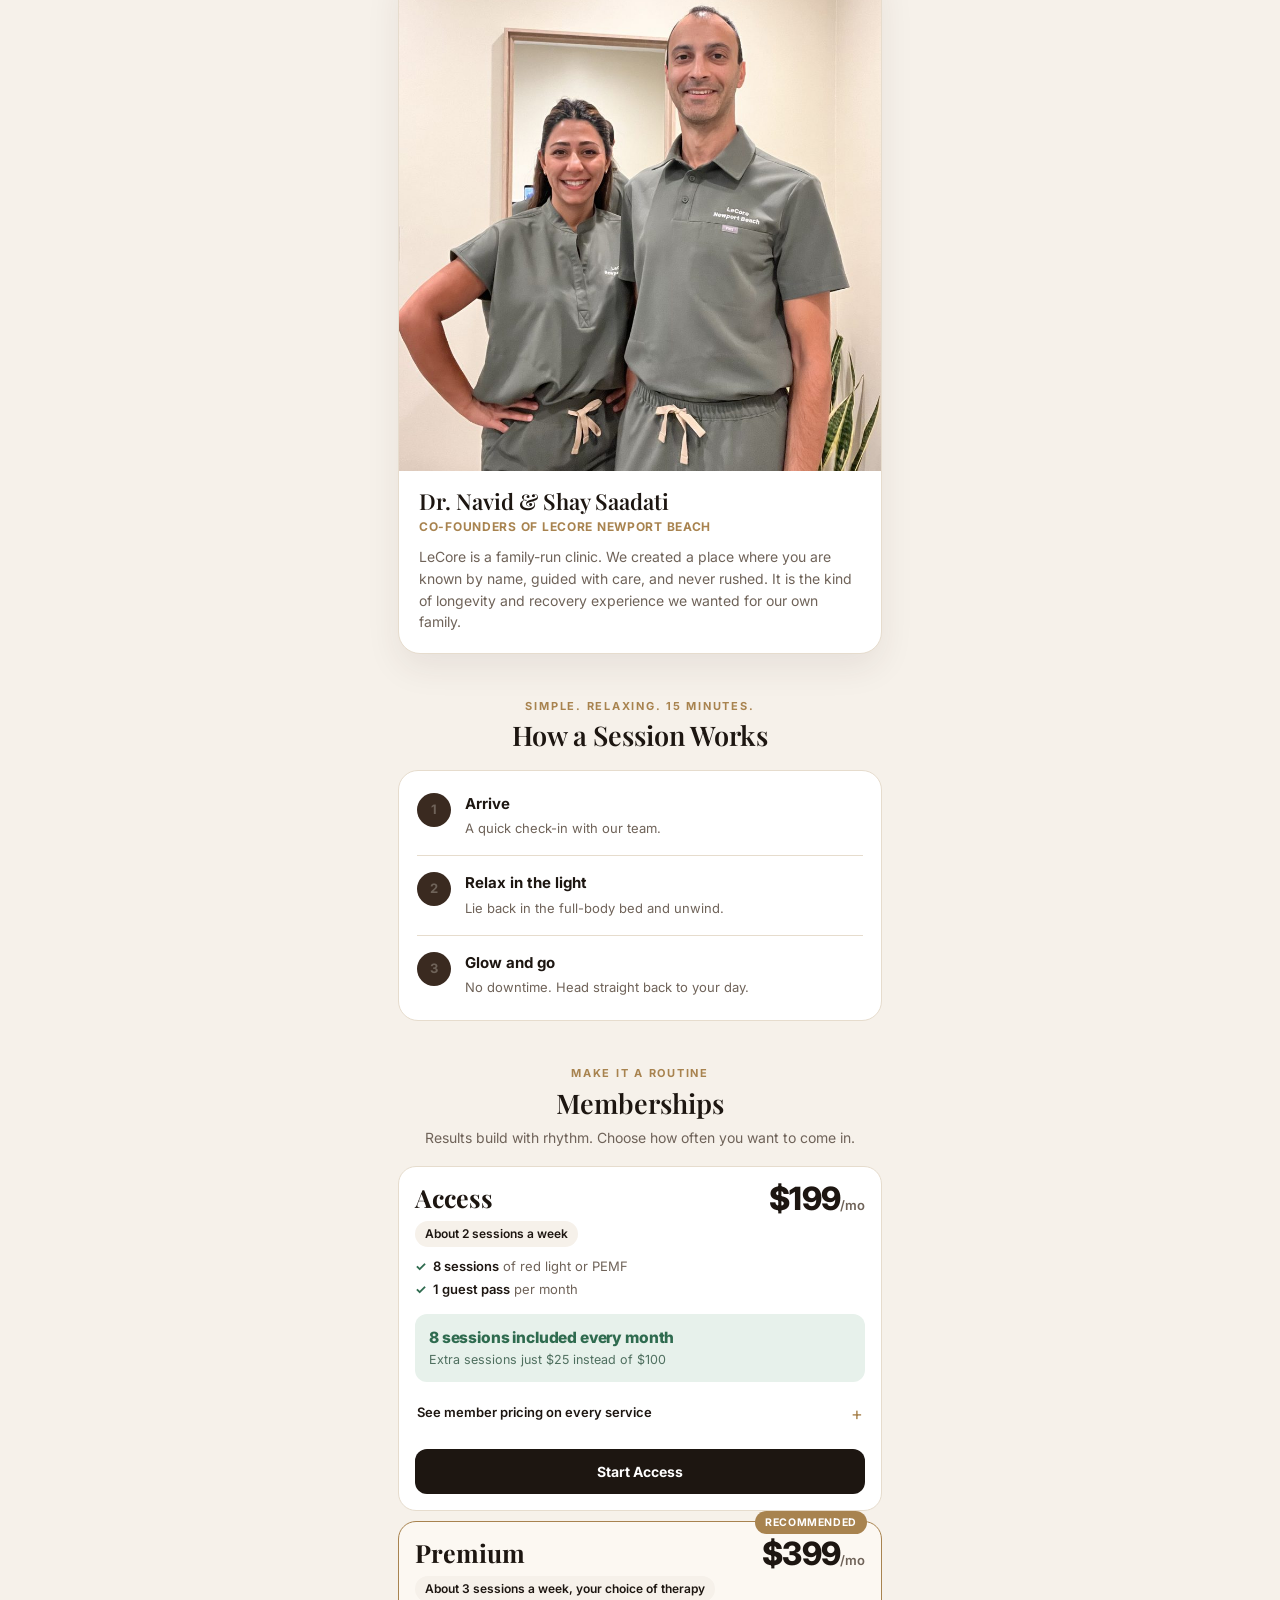
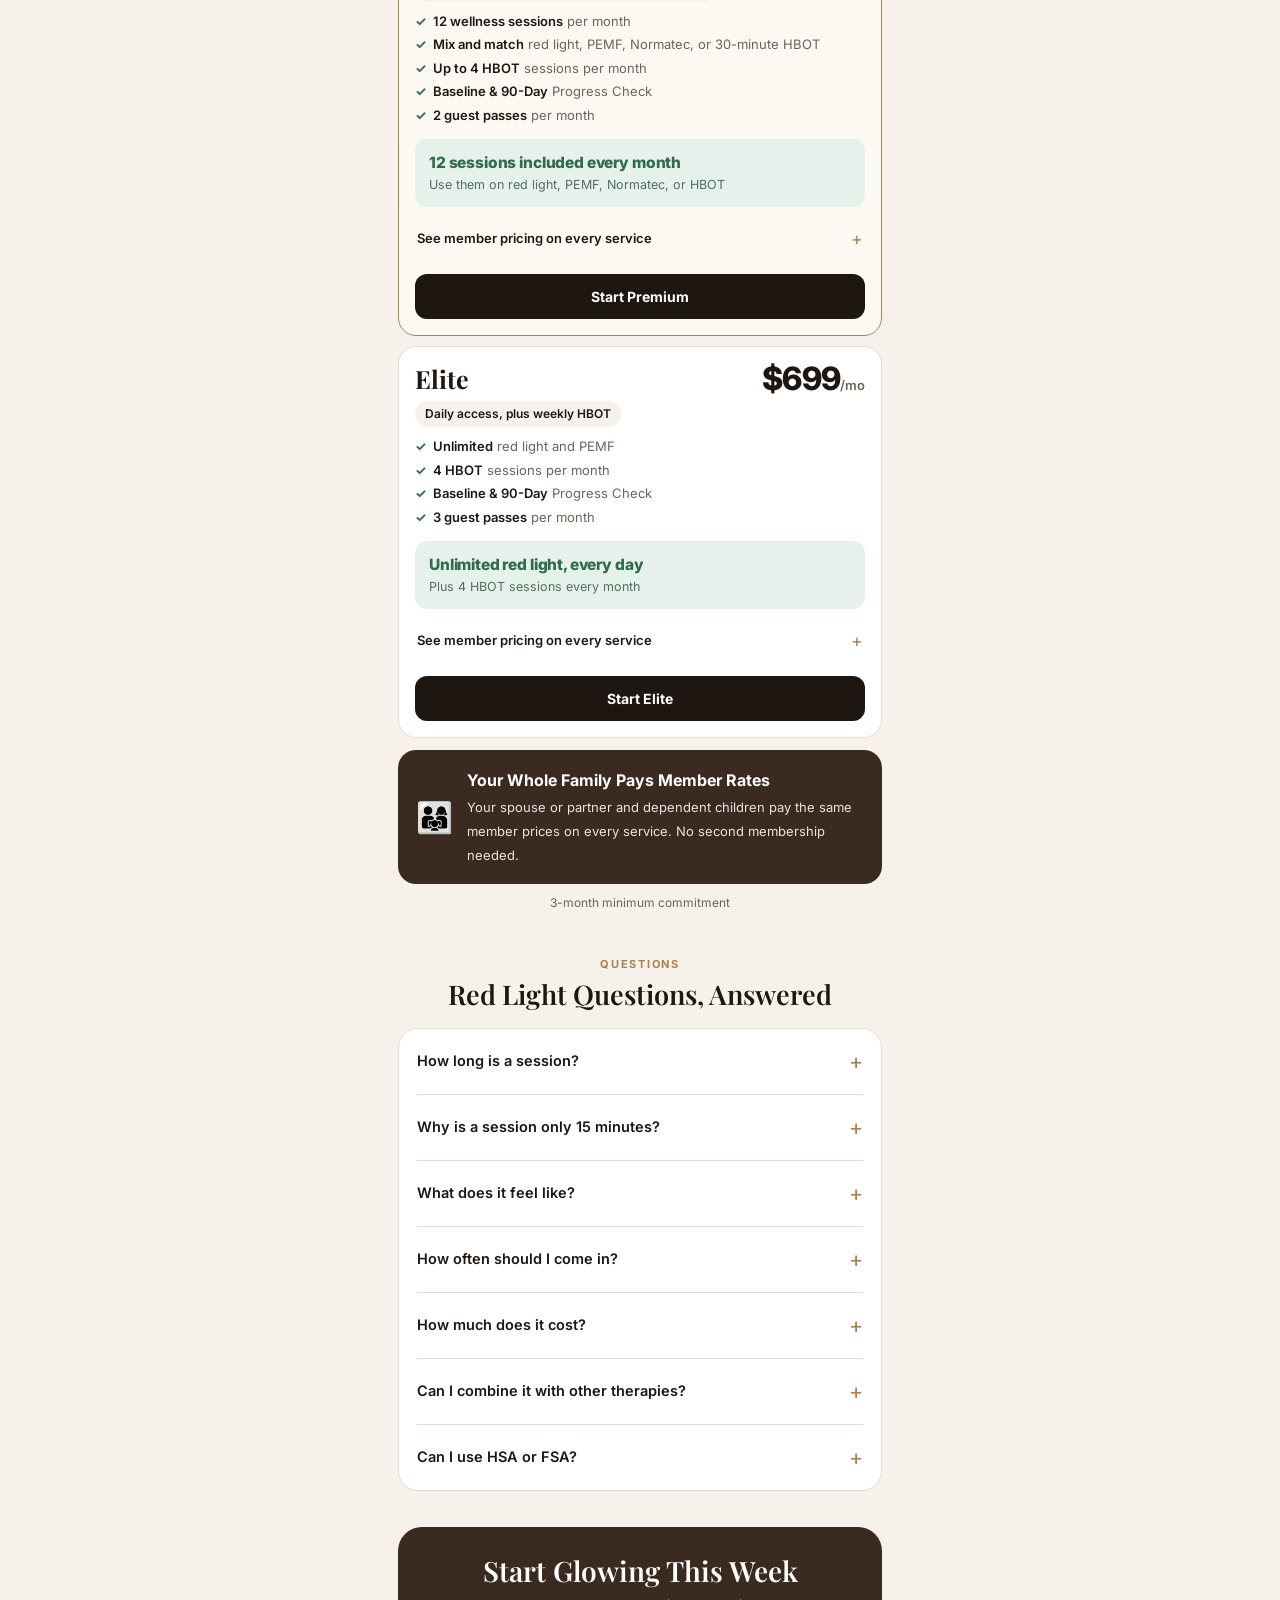
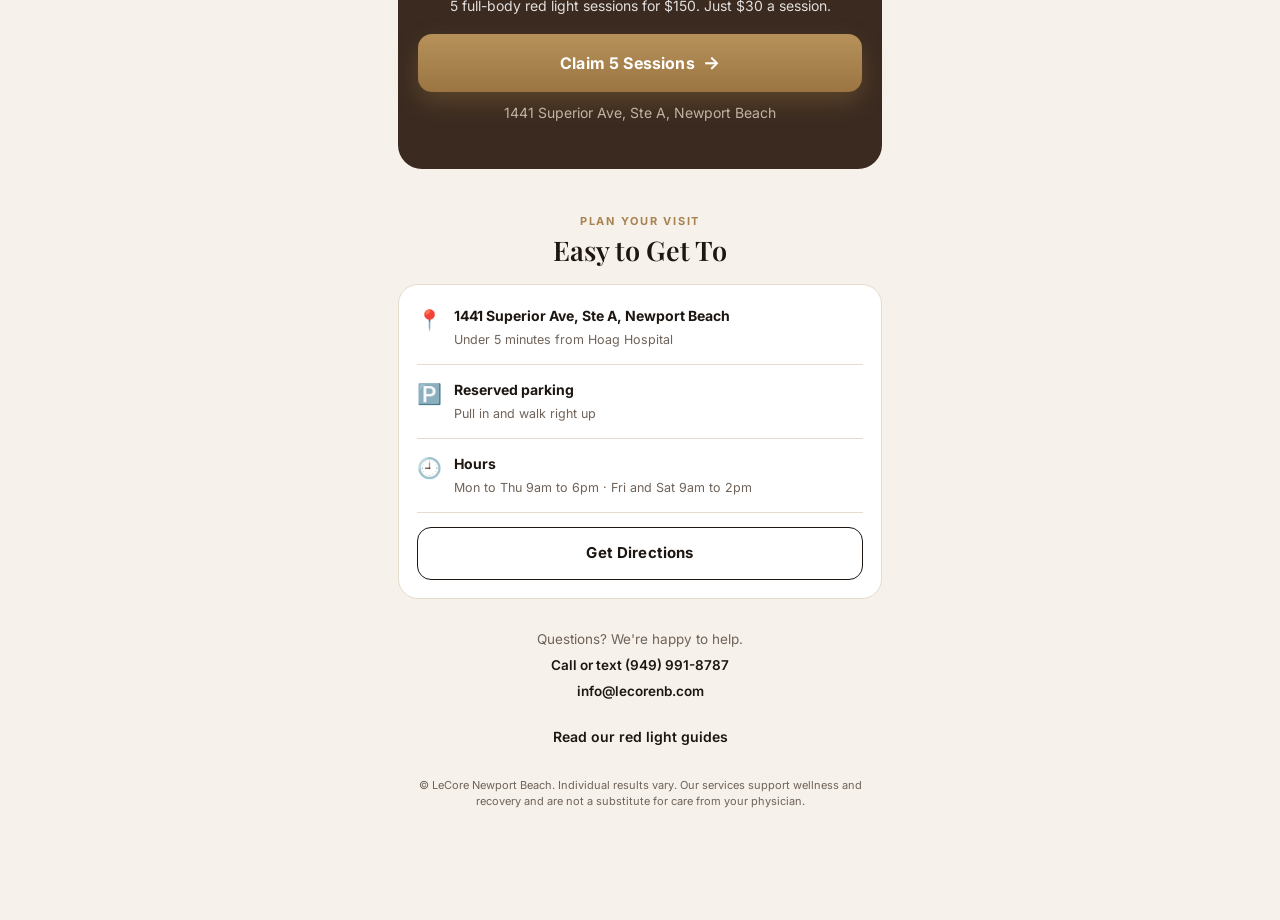
<file: red-light-therapy-newport-beach.html>
<!DOCTYPE html>
<html lang="en">
<head>
<meta charset="UTF-8">
<meta name="viewport" content="width=device-width, initial-scale=1">
<title>Red Light Therapy in Newport Beach | LeCore</title>
<meta name="description" content="Full-body red light therapy in Newport Beach, CA with five targeted wavelengths for skin, inflammation and recovery. Limited-time: 5 sessions for $150.">
<link rel="canonical" href="https://bio.lecorenb.com/red-light-therapy-newport-beach">
<meta property="og:type" content="website">
<meta property="og:url" content="https://bio.lecorenb.com/red-light-therapy-newport-beach">
<meta property="og:title" content="Red Light Therapy in Newport Beach | LeCore">
<meta property="og:description" content="Glowing Skin. Less Inflammation. Faster Recovery. 5 full-body sessions for $150.">
<meta property="og:image" content="https://bio.lecorenb.com/assets/card-redlight-offer.jpg">
<meta name="twitter:card" content="summary_large_image">
<meta name="theme-color" content="#f6f1ea">
<link rel="preload" as="image" href="assets/card-redlight-about.jpg">
<script type="application/ld+json">
{
 "@context": "https://schema.org",
 "@type": "Service",
 "serviceType": "Red Light Therapy",
 "name": "Red Light Therapy in Newport Beach",
 "provider": {
  "@type": "HealthAndBeautyBusiness",
  "name": "LeCore Newport Beach",
  "telephone": "+1-949-991-8787",
  "address": {
   "@type": "PostalAddress",
   "streetAddress": "1441 Superior Ave, Ste A",
   "addressLocality": "Newport Beach",
   "addressRegion": "CA",
   "postalCode": "92663",
   "addressCountry": "US"
  }
 },
 "areaServed": "Newport Beach, CA",
 "offers": {
  "@type": "Offer",
  "price": "150",
  "priceCurrency": "USD",
  "description": "5 full-body red light therapy sessions"
 }
}
</script>
<script type="application/ld+json">
{
 "@context": "https://schema.org",
 "@type": "FAQPage",
 "mainEntity": [
  {
   "@type": "Question",
   "name": "How long is a session?",
   "acceptedAnswer": {
    "@type": "Answer",
    "text": "15 minutes in our clinical-grade, full-body red light bed. Most people are in and out in under 30 minutes."
   }
  },
  {
   "@type": "Question",
   "name": "Why is a session only 15 minutes?",
   "acceptedAnswer": {
    "@type": "Answer",
    "text": "Our clinical-grade bed is powerful enough to deliver the full recommended dose in 15 minutes. You get the complete benefit without spending extra time under the light."
   }
  },
  {
   "@type": "Question",
   "name": "What does it feel like?",
   "acceptedAnswer": {
    "@type": "Answer",
    "text": "Gentle, soothing warmth. There is no pain or downtime. Many clients say it is the most relaxing part of their week."
   }
  },
  {
   "@type": "Question",
   "name": "How often should I come in?",
   "acceptedAnswer": {
    "@type": "Answer",
    "text": "Most clients see the best results with consistent sessions, 2 to 4 times a week. The 5-session offer is the perfect way to start."
   }
  },
  {
   "@type": "Question",
   "name": "How much does it cost?",
   "acceptedAnswer": {
    "@type": "Answer",
    "text": "Regular sessions are $100. Right now you can get 5 sessions for $150. Members get 8 or 16 sessions every month, or unlimited on Elite."
   }
  },
  {
   "@type": "Question",
   "name": "Can I combine it with other therapies?",
   "acceptedAnswer": {
    "@type": "Answer",
    "text": "Yes. Red light pairs well with HBOT and PEMF. The $95 LeCore Reset lets you try all three, plus a Nervous System & Recovery Scan, in one 90-minute visit."
   }
  },
  {
   "@type": "Question",
   "name": "Can I use HSA or FSA?",
   "acceptedAnswer": {
    "@type": "Answer",
    "text": "Yes. We accept HSA and FSA cards."
   }
  }
 ]
}
</script>
<!-- Meta Pixel -->
<script>
!function(f,b,e,v,n,t,s){if(f.fbq)return;n=f.fbq=function(){n.callMethod?
n.callMethod.apply(n,arguments):n.queue.push(arguments)};if(!f._fbq)f._fbq=n;
n.push=n;n.loaded=!0;n.version='2.0';n.queue=[];t=b.createElement(e);t.async=!0;
t.src=v;s=b.getElementsByTagName(e)[0];s.parentNode.insertBefore(t,s)}(window,
document,'script','https://connect.facebook.net/en_US/fbevents.js');
fbq('init','1779051199806264');fbq('track','PageView');fbq('track','ViewContent',{content_name:'Red light landing page',content_category:'Red Light'});
</script>
<noscript><img height="1" width="1" style="display:none" alt="" src="https://www.facebook.com/tr?id=1779051199806264&ev=PageView&noscript=1"></noscript>
<link rel="preconnect" href="https://fonts.googleapis.com">
<link rel="preconnect" href="https://fonts.gstatic.com" crossorigin>
<link href="https://fonts.googleapis.com/css2?family=Playfair+Display:wght@500;600;700&family=Inter:wght@400;500;600;700;800&display=swap" rel="stylesheet">
<style>
:root{--cream:#f6f1ea;--sand:#ece3d6;--card:#fff;--ink:#1d1611;--brown:#3a2a20;--gold:#a8834f;--gold2:#c9a46a;--muted:#6f6359;--line:#e6dccd;--green:#2f6b4f;--max:520px}
*{box-sizing:border-box;margin:0;padding:0}
html{scroll-behavior:smooth}
body{font-family:Inter,system-ui,sans-serif;background:var(--cream);color:var(--ink);line-height:1.5;-webkit-font-smoothing:antialiased;padding-bottom:86px}
img,video{display:block;max-width:100%}
a{color:inherit;text-decoration:none}
.wrap{max-width:var(--max);margin:0 auto}
h1,h2,h3{font-family:"Playfair Display",Georgia,serif;font-weight:600;line-height:1.15}
[id]{scroll-margin-top:110px}

/* urgency bar + header */
.urgent{background:var(--brown);color:#fff;text-align:center;font-size:12.5px;font-weight:500;padding:9px 14px}
.urgent b{color:var(--gold2)}
.top{position:sticky;top:0;z-index:30;background:rgba(246,241,234,.94);backdrop-filter:blur(10px);-webkit-backdrop-filter:blur(10px);border-bottom:1px solid var(--line)}
.top-in{max-width:var(--max);margin:0 auto;display:flex;align-items:center;justify-content:space-between;padding:12px 18px}
.logo{font-family:"Playfair Display",serif;font-size:20px;font-weight:700;letter-spacing:.06em}
.logo small{display:block;font-family:Inter;font-size:8.5px;letter-spacing:.3em;font-weight:600;color:var(--muted);margin-top:-2px}
.pill{background:var(--ink);color:#fff;font-size:13px;font-weight:600;padding:10px 16px;border-radius:999px}

/* buttons */
.btn{display:flex;align-items:center;justify-content:center;gap:8px;width:100%;padding:17px 20px;border-radius:14px;font-weight:700;font-size:16px;letter-spacing:.01em;transition:transform .15s}
.btn:active{transform:scale(.98)}
.btn-gold{background:linear-gradient(180deg,#b8915a,#9a7542);color:#fff;box-shadow:0 10px 24px rgba(154,117,66,.35)}
.btn-ink{background:var(--ink);color:#fff}
.btn-ghost{border:1.5px solid var(--ink);color:var(--ink);background:transparent}
.btn .arr{font-size:18px;line-height:1}
.micro{text-align:center;font-size:12px;color:var(--muted);margin-top:10px}

/* hero */
.hero{padding:22px 18px 8px;text-align:center}
.kicker{display:inline-flex;align-items:center;gap:8px;font-size:11.5px;font-weight:600;letter-spacing:.12em;text-transform:uppercase;color:var(--gold);margin-bottom:12px}
.kicker:before,.kicker:after{content:"";width:18px;height:1px;background:var(--gold)}
.hero h1{font-size:34px;margin-bottom:12px}
.hero p.sub{font-size:15px;color:var(--muted);max-width:400px;margin:0 auto 18px}
.hero-media{position:relative;border-radius:22px;overflow:hidden;aspect-ratio:4/5;margin:0 0 18px;box-shadow:0 20px 40px rgba(58,42,32,.18)}
.hero-media video{width:100%;height:100%;object-fit:cover}
.price-badge{position:absolute;right:12px;bottom:12px;background:#fff;border-radius:16px;padding:10px 14px;text-align:left;box-shadow:0 8px 24px rgba(0,0,0,.18)}
.price-badge small{display:block;font-size:10.5px;font-weight:600;letter-spacing:.08em;text-transform:uppercase;color:var(--muted)}
.price-badge b{font-family:"Playfair Display";font-size:26px}
.price-badge s{font-size:13px;color:#a99;margin-left:4px}
.trust{display:flex;align-items:center;justify-content:center;gap:8px;margin-top:14px;font-size:12.5px;color:var(--muted)}
.trust .st{color:#d79b1f;letter-spacing:2px;font-size:14px}

/* proof strip */
.strip{display:grid;grid-template-columns:repeat(3,1fr);margin:22px 18px 0;background:var(--card);border-radius:16px;border:1px solid var(--line)}
.strip div{text-align:center;padding:14px 6px}
.strip div+div{border-left:1px solid var(--line)}
.strip b{display:block;font-family:"Playfair Display";font-size:20px}
.strip span{font-size:11px;color:var(--muted)}

/* sections */
section{padding:36px 18px 0}
.sh{text-align:center;margin-bottom:18px}
.sh .ey{font-size:11px;font-weight:700;letter-spacing:.16em;text-transform:uppercase;color:var(--gold);margin-bottom:6px}
.sh h2{font-size:27px}
.sh p{font-size:14px;color:var(--muted);margin-top:8px}

/* value stack */
.stack{background:var(--card);border-radius:22px;overflow:hidden;border:1px solid var(--line);box-shadow:0 14px 34px rgba(58,42,32,.08)}
.stack-head{background:var(--brown);color:#fff;padding:18px 20px}
.stack-head .ey{font-size:10.5px;font-weight:700;letter-spacing:.16em;color:var(--gold2)}
.stack-head h3{font-size:24px;margin-top:4px}
.stack-head p{font-size:13px;opacity:.85;margin-top:4px}
.items{padding:6px 20px}
.item{display:flex;align-items:center;gap:12px;padding:13px 0;border-bottom:1px dashed var(--line)}
.item:last-child{border-bottom:0}
.ck{flex:none;width:24px;height:24px;border-radius:50%;background:#e7f1eb;color:var(--green);display:grid;place-items:center;font-size:13px;font-weight:700}
.item div{flex:1}
.item b{display:block;font-size:14.5px;font-weight:600}
.item span{font-size:12.5px;color:var(--muted)}
.item em{font-style:normal;font-size:14px;font-weight:600;color:var(--muted)}
.total{margin:4px 20px 0;padding:14px 16px;background:var(--cream);border-radius:14px;display:flex;justify-content:space-between;align-items:center}
.total span{font-size:13px;color:var(--muted)}
.total s{font-size:17px;font-weight:600;color:#a99}
.today{display:flex;align-items:flex-end;justify-content:space-between;padding:16px 20px 6px}
.today small{display:block;font-size:11px;font-weight:700;letter-spacing:.12em;text-transform:uppercase;color:var(--green)}
.today b{font-family:"Playfair Display";font-size:52px;line-height:1}
.save-tag{background:#e7f1eb;color:var(--green);font-size:12.5px;font-weight:700;padding:7px 12px;border-radius:999px;margin-bottom:8px}
.stack .cta{padding:10px 20px 20px}

/* who it's for */
.who{display:grid;grid-template-columns:1fr 1fr;gap:10px}
.who div{background:var(--card);border:1px solid var(--line);border-radius:16px;padding:14px}
.who i{font-style:normal;font-size:22px;display:block;margin-bottom:6px}
.who b{display:block;font-size:14px;font-weight:600}
.who span{font-size:12.5px;color:var(--muted);line-height:1.4;display:block;margin-top:2px}

/* offers */
.offer{position:relative;background:var(--card);border-radius:22px;overflow:hidden;border:1px solid var(--line);margin-bottom:14px}
.offer img{width:100%;aspect-ratio:16/10;object-fit:cover}
.ribbon{position:absolute;top:14px;left:14px;background:#b3261e;color:#fff;font-size:11.5px;font-weight:700;letter-spacing:.04em;padding:7px 12px;border-radius:999px;box-shadow:0 6px 16px rgba(179,38,30,.35)}
.offer-in{padding:18px}
.offer-in h3{font-size:22px}
.offer-in p{font-size:13.5px;color:var(--muted);margin:4px 0 14px}
.pk{display:flex;align-items:center;justify-content:space-between;gap:10px;padding:13px 14px;border:1.5px solid var(--line);border-radius:14px;margin-bottom:8px}
.pk b{display:block;font-size:14.5px}
.pk span{font-size:12px;color:var(--muted)}
.pk .bonus{display:inline-block;background:#e7f1eb;color:var(--green);font-weight:700;font-size:11px;border-radius:999px;padding:2px 8px;margin-left:4px}
.pk .p{font-family:"Playfair Display";font-size:21px;font-weight:700;white-space:nowrap}
.pk .p s{font-family:Inter;font-size:12px;color:#a99;font-weight:500;margin-right:4px}
.pk.hot{border-color:var(--gold);background:#fcf8f2}
.pk .go{font-family:Inter;font-size:12.5px;font-weight:700;background:var(--ink);color:#fff;border-radius:999px;padding:8px 12px;margin-left:8px}
.bigprice{display:flex;align-items:baseline;gap:10px;margin-bottom:14px}
.bigprice s{font-size:20px;color:#a99;font-weight:600}
.bigprice b{font-family:"Playfair Display";font-size:44px;line-height:1}
.bigprice em{font-style:normal;background:#e7f1eb;color:var(--green);font-weight:700;font-size:12.5px;border-radius:999px;padding:5px 10px}

/* reviews */
.revs{display:flex;gap:12px;overflow-x:auto;scroll-snap-type:x mandatory;margin:0 -18px;padding:0 18px 4px;scrollbar-width:none}
.revs::-webkit-scrollbar{display:none}
.rv{flex:0 0 86%;scroll-snap-align:center;background:var(--card);border:1px solid var(--line);border-radius:20px;padding:20px}
.rv .st{color:#d79b1f;letter-spacing:2px}
.rv p{font-family:"Playfair Display";font-size:17px;line-height:1.45;margin:10px 0 14px}
.rv b{font-size:13px}
.rv small{display:block;font-size:12px;color:var(--muted)}
.swipe{text-align:center;font-size:12px;color:var(--muted);margin-top:10px}

/* steps */
.steps{background:var(--card);border:1px solid var(--line);border-radius:20px;padding:6px 18px}
.step{display:flex;gap:14px;padding:16px 0;border-bottom:1px solid var(--line)}
.step:last-child{border-bottom:0}
.num{flex:none;width:34px;height:34px;border-radius:50%;background:var(--brown);color:#fff;display:grid;place-items:center;font-weight:700;font-size:14px}
.step b{display:block;font-size:15px}
.step span{font-size:13px;color:var(--muted)}

/* memberships */
.mem{display:grid;gap:10px}
.m{display:block;background:var(--card);border:1.5px solid var(--line);border-radius:18px;padding:16px}
.m.rec{border-color:var(--gold);background:#fcf8f2;position:relative}
.m .tagr{position:absolute;top:-11px;right:14px;background:var(--gold);color:#fff;font-size:10.5px;font-weight:700;letter-spacing:.06em;padding:4px 10px;border-radius:999px}
.m-top{display:flex;justify-content:space-between;align-items:baseline}
.m h3{font-size:19px}
.m .pr{font-family:"Playfair Display";font-size:22px;font-weight:700}
.m .pr small{font-family:Inter;font-size:12px;color:var(--muted);font-weight:500}
.m .freq{display:inline-block;font-size:12px;font-weight:600;background:var(--cream);border-radius:999px;padding:4px 10px;margin:6px 0 8px}
.m ul{list-style:none;font-size:13px;color:var(--muted)}
.m li{padding:2px 0 2px 18px;position:relative}
.m li:before{content:"✓";position:absolute;left:0;color:var(--green);font-weight:700}
.m .join{display:block;text-align:center;margin-top:12px;font-size:14px;font-weight:700;padding:12px;border-radius:12px;background:var(--ink);color:#fff}
.fine{text-align:center;font-size:12px;color:var(--muted);margin-top:10px}

/* faq */
.faq{background:var(--card);border:1px solid var(--line);border-radius:20px;padding:0 18px}
details{border-bottom:1px solid var(--line)}
details:last-child{border-bottom:0}
summary{list-style:none;cursor:pointer;display:flex;justify-content:space-between;align-items:center;gap:10px;padding:16px 0;font-weight:600;font-size:14.5px}
summary::-webkit-details-marker{display:none}
summary:after{content:"+";font-size:22px;font-weight:400;color:var(--gold)}
details[open] summary:after{content:"–"}
details p{font-size:13.5px;color:var(--muted);padding:0 0 16px;line-height:1.55}

/* final cta */
.final{margin:36px 18px 0;background:var(--brown);color:#fff;border-radius:24px;padding:28px 20px;text-align:center}
.final h2{font-size:28px;margin-bottom:8px}
.final p{font-size:14px;opacity:.85;margin-bottom:18px}
.final .micro{color:#d8cbbb}

/* contact */
.contact{padding:30px 18px 10px;text-align:center;font-size:13.5px;color:var(--muted)}
.contact a{display:block;margin:6px 0;font-weight:600;color:var(--ink)}
footer{text-align:center;font-size:11px;color:var(--muted);padding:16px 22px 24px}

/* sticky */
.sticky{position:fixed;left:50%;transform:translateX(-50%);bottom:0;width:100%;max-width:var(--max);z-index:40;display:flex;align-items:center;gap:12px;padding:12px 16px calc(12px + env(safe-area-inset-bottom));background:rgba(255,255,255,.96);backdrop-filter:blur(10px);-webkit-backdrop-filter:blur(10px);border-top:1px solid var(--line);box-shadow:0 -8px 24px rgba(58,42,32,.08)}
.sticky div{flex:1}
.sticky b{display:block;font-size:14px}
.sticky span{font-size:11.5px;color:var(--muted)}
.sticky .btn{width:auto;padding:13px 20px;font-size:14.5px;border-radius:12px}

/* numbers: simple bold sans */
.num-font,.price-badge b,.strip b,.today b,.pk .p,.bigprice b,.m .pr,.total s{font-family:Inter,system-ui,sans-serif!important;font-weight:800;letter-spacing:-.025em}
.price-badge b{font-size:26px}
.strip b{font-size:20px}
.today b{font-size:54px;letter-spacing:-.04em}
.pk .p{font-size:20px}
.bigprice b{font-size:46px;letter-spacing:-.04em}
/* memberships v2 */
.m h3{font-family:"Playfair Display",serif;font-size:25px;font-weight:700}
.m .pr{font-size:32px;line-height:1}
.m .pr small{font-size:13px;font-weight:600;letter-spacing:0}
.m-top{align-items:center}
.m li b{color:var(--ink);font-weight:600}
.perks{background:var(--card);border:1px solid var(--line);border-radius:18px;padding:16px;margin-bottom:12px}
.perks h4{font-size:14px;font-weight:700;margin-bottom:8px}
.perks .chips{display:flex;flex-wrap:wrap;gap:6px}
.perks .chips span{font-size:12px;font-weight:600;background:var(--cream);border-radius:999px;padding:6px 10px}
.family{display:flex;gap:14px;align-items:center;background:var(--brown);color:#fff;border-radius:18px;padding:18px;margin-top:12px}
.family i{font-style:normal;font-size:30px;flex:none}
.family b{display:block;font-size:16px;font-weight:700;margin-bottom:2px}
.family span{font-size:13px;opacity:.88;line-height:1.45}

.m{position:relative}
.saveline{display:flex;flex-direction:column;background:#e7f1eb;border-radius:12px;padding:12px 14px;margin-top:12px}
.saveline b{font-size:15.5px;font-weight:800;color:var(--green);letter-spacing:-.01em}
.saveline span{font-size:12.5px;color:#4f6f5f;margin-top:2px}
.mpd{border:0;margin-top:8px}
.mpd summary{font-size:13px;font-weight:600;padding:10px 2px;color:var(--ink)}
.mpd summary:after{content:"+";font-size:18px}
.mpd[open] summary:after{content:"–"}
.mpd table{width:100%;border-collapse:collapse;font-size:12.5px;margin-bottom:6px}
.mpd th{font-size:10.5px;font-weight:700;letter-spacing:.08em;text-transform:uppercase;color:var(--muted);text-align:left;padding:6px 0}
.mpd th:not(:first-child),.mpd td:not(:first-child){text-align:right;white-space:nowrap;padding-left:10px}
.mpd td{padding:7px 0;border-top:1px solid var(--line)}
.mpd td s{color:#a99}
.mpd td b{font-weight:800}

.hero-media.tall{aspect-ratio:4/5}
.hero-media img{width:100%;height:100%;object-fit:cover;object-position:center 30%}
.pkcard{background:var(--card);border-radius:22px;overflow:hidden;border:1px solid var(--line);box-shadow:0 14px 34px rgba(58,42,32,.08)}
.pkcard .stack-head{display:block}
.pkcard .cd{display:inline-block;margin-top:10px}
.cd{background:#b3261e;color:#fff;font-size:11.5px;font-weight:700;border-radius:999px;padding:6px 10px;white-space:nowrap}
.pkcard .rows{padding:16px 16px 6px}
.pk .pk-l{flex:1}
.pk{transition:border-color .15s}
.pk.hot .flag{display:inline-block;font-size:10px;font-weight:800;letter-spacing:.06em;background:var(--gold);color:#fff;border-radius:999px;padding:2px 8px;margin-left:6px;vertical-align:2px}
.pkcard .note{text-align:center;font-size:12.5px;color:var(--muted);padding:4px 16px 16px}
.pkcard .note a{text-decoration:underline;text-underline-offset:3px;color:var(--ink);font-weight:600}
.snip{margin:0 16px 16px;background:var(--cream);border-radius:14px;padding:14px 16px}
.snip .st{color:#d79b1f;letter-spacing:2px;font-size:13px}
.snip p{font-family:"Playfair Display",serif;font-size:15.5px;line-height:1.45;margin:6px 0 8px}
.snip small{font-size:12px;color:var(--muted)}
.vids{display:flex;gap:12px;overflow-x:auto;scroll-snap-type:x mandatory;margin:0 -18px;padding:0 18px;scrollbar-width:none}
.vids::-webkit-scrollbar{display:none}
.vid{flex:0 0 74%;scroll-snap-align:center;margin:0}
.vid video{width:100%;aspect-ratio:9/16;object-fit:cover;border-radius:18px;background:#222;display:block;box-shadow:0 14px 30px rgba(58,42,32,.15)}
.vid figcaption{display:flex;align-items:center;gap:8px;font-size:13.5px;font-weight:600;margin-top:10px}
.vid figcaption b{width:22px;height:22px;border-radius:50%;background:var(--brown);color:#fff;display:grid;place-items:center;font-size:12px}
.vids .vid:last-child{margin-right:18px}
.dots{display:flex;justify-content:center;gap:6px;margin-top:14px}
.dots span{width:7px;height:7px;border-radius:50%;background:#cfc3b3;transition:all .2s}
.dots span.on{background:var(--brown);width:20px;border-radius:999px}
.alt{display:flex;gap:14px;align-items:center;background:var(--card);border:1px dashed var(--gold);border-radius:18px;padding:16px;margin-top:14px}
.alt div{flex:1}
.alt b{display:block;font-size:14.5px}
.alt span{font-size:12.5px;color:var(--muted);line-height:1.4;display:block;margin-top:2px}
.alt a{flex:none;background:var(--ink);color:#fff;font-size:13px;font-weight:700;border-radius:12px;padding:11px 14px}
.sticky{transition:transform .25s,opacity .25s}
body.pre .sticky{transform:translate(-50%,110%);opacity:0;pointer-events:none}

.pk .sv{display:block;font-size:11.5px;font-weight:700;color:var(--green);margin-top:3px}
.pay{display:flex;flex-direction:column;gap:4px;margin:4px 16px 10px;background:var(--cream);border-radius:12px;padding:10px 14px;font-size:12.5px;font-weight:600;color:var(--brown)}
.pay span:last-child{font-weight:500;color:var(--muted)}
.rt{color:var(--ink)}
.cmp{background:var(--card);border:1px solid var(--line);border-radius:20px;overflow:hidden}
.cmp-h,.cmp-r{display:grid;grid-template-columns:1fr 1.15fr 1fr;gap:8px;align-items:center;padding:12px 14px;font-size:13px}
.cmp-h{background:var(--brown);color:#fff;font-weight:700;font-size:12px;letter-spacing:.06em;text-transform:uppercase}
.cmp-h b{color:var(--gold2)}
.cmp-r{border-top:1px solid var(--line)}
.cmp-r span:first-child{color:var(--muted);font-size:12.5px}
.cmp-r b{font-weight:700;color:var(--green)}
.cmp-r span:last-child{color:#9a8f86}
.seated{margin-top:12px;background:var(--brown);color:#fff;border-radius:20px;padding:20px}
.seated .ey{font-size:10.5px;font-weight:700;letter-spacing:.16em;text-transform:uppercase;color:var(--gold2)}
.seated h3{font-size:22px;margin:4px 0 10px}
.seated ul{list-style:none}
.seated li{position:relative;padding:8px 0 8px 26px;font-size:13.5px;line-height:1.45;border-top:1px solid rgba(255,255,255,.12);opacity:.95}
.seated li:before{content:"✓";position:absolute;left:0;top:8px;color:var(--gold2);font-weight:800}
.seated li b{font-weight:700}
.visit{background:var(--card);border:1px solid var(--line);border-radius:20px;padding:6px 18px 18px}
.v-row{display:flex;gap:12px;align-items:flex-start;padding:14px 0;border-bottom:1px solid var(--line)}
.v-row i{font-style:normal;font-size:20px;flex:none}
.v-row b{display:block;font-size:14px}
.v-row span{font-size:12.5px;color:var(--muted)}
.visit .btn{margin-top:14px;padding:14px;font-size:15px}
.sticky .txt{flex:none;display:flex;flex-direction:column;align-items:center;justify-content:center;gap:1px;width:52px;height:48px;border:1.5px solid var(--line);border-radius:12px;color:var(--ink);font-size:10.5px;font-weight:700}
.sticky .txt svg{width:20px;height:20px}

.team{background:var(--card);border:1px solid var(--line);border-radius:22px;overflow:hidden;box-shadow:0 14px 34px rgba(58,42,32,.08)}
.team img{width:100%;aspect-ratio:4/4.2;object-fit:cover;object-position:center 20%}
.team-in{padding:18px 20px 20px}
.team-in h3{font-size:22px}
.team-in .role{font-size:12px;font-weight:700;letter-spacing:.06em;text-transform:uppercase;color:var(--gold);margin:4px 0 10px}
.team-in p:last-child{font-size:14px;color:var(--muted);line-height:1.55}

.hero-media.sq{aspect-ratio:1/1}
.offer-big{padding:18px 18px 6px}
.ob-price{display:flex;align-items:baseline;gap:12px;flex-wrap:wrap}
.ob-price s{font-size:22px;color:#a99;font-weight:700;font-family:Inter}
.ob-price b{font-family:Inter;font-weight:800;font-size:56px;letter-spacing:-.04em;line-height:1}
.ob-tags{display:flex;gap:8px;flex-wrap:wrap;margin:12px 0 16px}
.ob-tags span{font-size:12.5px;font-weight:700;border-radius:999px;padding:6px 11px;background:#e7f1eb;color:var(--green)}
.ob-tags span.alt2{background:var(--cream);color:var(--brown)}
.ob-list{list-style:none;margin:0 0 16px}
.ob-list li{position:relative;padding:8px 0 8px 26px;font-size:14px;border-bottom:1px dashed var(--line)}
.ob-list li:last-child{border-bottom:0}
.ob-list li:before{content:"✓";position:absolute;left:2px;top:8px;color:var(--green);font-weight:800}
.single{display:block;text-align:center;font-size:13px;color:var(--muted);padding:2px 16px 16px}
.single a{color:var(--ink);font-weight:600;text-decoration:underline;text-underline-offset:3px}
.solo video{width:100%;aspect-ratio:9/16;max-height:640px;object-fit:cover;border-radius:20px;background:#222;box-shadow:0 14px 30px rgba(58,42,32,.15)}
.stackup{display:grid;gap:10px}
.su{display:flex;gap:14px;align-items:center;background:var(--card);border:1px solid var(--line);border-radius:18px;padding:14px}
.su img{width:72px;height:72px;border-radius:12px;object-fit:cover;flex:none}
.su div{flex:1}
.su b{display:block;font-size:14.5px}
.su span{font-size:12.5px;color:var(--muted);line-height:1.4;display:block;margin-top:2px}
.su em{flex:none;font-style:normal;font-size:13px;font-weight:700;background:var(--ink);color:#fff;border-radius:12px;padding:10px 12px}
</style>
</head>
<body class="pre">

<div class="urgent">🔥 Limited-time: <b>5 red light sessions for $150</b></div>
<header class="top"><div class="top-in">
  <div class="logo">LECORE<small>NEWPORT BEACH</small></div>
  <a class="pill" href="https://buy.stripe.com/00w14n1fTbzh67taIv4Ni02">Get 5 for $150</a>
</div></header>

<main class="wrap">

  <!-- HERO -->
  <div class="hero" id="hero">
    <p class="kicker">Red Light Therapy · Newport Beach</p>
    <h1>Glowing Skin. Less Inflammation. Faster Recovery.</h1>
    <p class="sub">Lie back in our clinical-grade, full-body red light bed and let five targeted wavelengths go to work, head to toe, in one relaxing session.</p>
    <div class="hero-media sq">
      <img src="assets/card-redlight-about.jpg" alt="Client relaxing in the LeCore full-body red light bed" fetchpriority="high">
      <div class="price-badge"><small>5 sessions</small><b>$150</b><s>$500</s></div>
    </div>
    <a class="btn btn-gold" href="https://buy.stripe.com/00w14n1fTbzh67taIv4Ni02">Claim 5 Sessions for $150 <span class="arr">→</span></a>
    <p class="micro">Just $30 a session · Regular $100</p>
    <div class="trust"><span class="st">★★★★★</span> 5.0 from 42 Google reviews</div>
  </div>

  <div class="strip">
    <div><b>Clinical</b><span>Grade, full-body bed</span></div>
    <div><b>5</b><span>Targeted wavelengths</span></div>
    <div><b>15 min</b><span>Per session</span></div>
  </div>

  <!-- OFFER -->
  <section id="offer">
    <div class="sh"><p class="ey">Limited-time offer</p><h2>Start Your Red Light Routine</h2><p>Results build with consistency. Five sessions gets you there.</p></div>
    <div class="pkcard">
      <div class="stack-head"><p class="ey">RED LIGHT THERAPY</p><h3>5 Full-Body Sessions</h3><span class="cd">Limited-time</span></div>
      <div class="offer-big">
        <div class="ob-price"><s>$500</s><b>$150</b></div>
        <div class="ob-tags"><span>Save $350</span><span class="alt2">$30 per session</span></div>
        <ul class="ob-list">
          <li>5 sessions in our clinical-grade, full-body bed</li>
          <li>Five targeted wavelengths in every session</li>
          <li>Book each visit online at a time that fits you</li>
        </ul>
        <a class="btn btn-gold" href="https://buy.stripe.com/00w14n1fTbzh67taIv4Ni02">Claim 5 Sessions for $150 <span class="arr">→</span></a>
      </div>
      <div class="pay" style="margin-top:12px"><span>💳 HSA / FSA accepted</span></div>
      <p class="single">Just want one visit? <a href="https://www.wellnessliving.com/rs/appointment-start.html?id_class_tab=3&amp;id_mode=1&amp;k_business=860553&amp;k_class_tab=80771&amp;k_service=323532">Book a single session</a></p>
      <div class="snip"><div class="st">★★★★★</div><p>“I regularly use unlimited red light therapy and add HBOT and PEMF at preferred member pricing. Having everything together at one Newport Beach clinic makes recovery much easier.”</p><small>Daisy B. · LeCore member · Google</small></div>
    </div>
  </section>

  <!-- WHO -->
  <section>
    <div class="sh"><p class="ey">Why clients love red light</p><h2>6 Reasons to Step Into the Light</h2><p>Red and near-infrared light reach deep into skin and muscle to support how your cells make energy.</p></div>
    <div class="who">
      <div><i>✨</i><b>Glowing Skin</b><span>Supports collagen, tone, and a healthy glow</span></div>
      <div><i>🔥</i><b>Less Inflammation</b><span>Calms soreness and everyday aches</span></div>
      <div><i>🏃</i><b>Faster Recovery</b><span>Bounce back sooner after hard training</span></div>
      <div><i>🦵</i><b>Joint Comfort</b><span>Helps stiff joints move more easily</span></div>
      <div><i>⚡</i><b>Cellular Energy</b><span>Supports energy where it starts, in your cells</span></div>
      <div><i>🌙</i><b>Relax and Reset</b><span>Fifteen calm minutes to unwind</span></div>
    </div>
    <a class="btn btn-gold" style="margin-top:16px" href="https://buy.stripe.com/00w14n1fTbzh67taIv4Ni02">Claim 5 Sessions for $150 <span class="arr">→</span></a>
  </section>

  <!-- COMPARE -->
  <section id="compare">
    <div class="sh"><p class="ey">Not all red light is equal</p><h2>Clinical-Grade Bed vs. Red Light Panels</h2><p>Panels at home, at the gym, or at the spa treat one area at a time. Here is what you get at LeCore.</p></div>
    <div class="cmp">
      <div class="cmp-h"><span></span><b>LeCore</b><span>Panels</span></div>
      <div class="cmp-r"><span>Grade</span><b>Clinical-grade</b><span>Consumer or spa-grade</span></div>
      <div class="cmp-r"><span>Coverage</span><b>Head to toe</b><span>One area at a time</span></div>
      <div class="cmp-r"><span>Wavelengths</span><b>5 targeted</b><span>Usually 1 or 2</span></div>
      <div class="cmp-r"><span>Position</span><b>Lie back and relax</b><span>Stand or sit facing it</span></div>
      <div class="cmp-r"><span>Time</span><b>15 min, full dose</b><span>Longer, area by area</span></div>
    </div>
  </section>

  <!-- VIDEO -->
  <section>
    <div class="sh"><p class="ey">See it for yourself</p><h2>Inside the Red Light Bed</h2></div>
    <div class="solo"><video class="autoplay" playsinline muted loop preload="none" poster="assets/poster-redlight.jpg"><source src="assets/video-redlight.mp4" type="video/mp4"></video></div>
  </section>

  <!-- STACK -->
  <section>
    <div class="sh"><p class="ey">Go further</p><h2>Stack Your Recovery</h2><p>Red light works even better paired with oxygen and PEMF.</p></div>
    <div class="stackup">
      <a class="su" href="https://www.wellnessliving.com/rs/appointment-start.html?id_class_tab=3&amp;id_mode=1&amp;k_business=860553&amp;k_class_tab=82456&amp;k_service=329169"><img src="assets/hbot-chamber.jpg" alt="" loading="lazy"><div><b>The LeCore Reset · $95</b><span>Scan, HBOT, red light, and PEMF in one 90-minute visit</span></div><em>Book</em></a>
      <a class="su" href="hyperbaric-oxygen-therapy-newport-beach"><img src="assets/hero-hbot.jpg" alt="" loading="lazy"><div><b>Hyperbaric Oxygen · from $100</b><span>75-minute sessions in a 2.0 ATA hard-shell chamber</span></div><em>View</em></a>
    </div>
  </section>

  <!-- REVIEWS -->
  <section id="reviews">
    <div class="sh"><p class="ey">Real clients. Real results.</p><h2>Red Light Experiences at LeCore</h2><p><b class="rt">5.0 ★</b> from 42 Google reviews</p></div>
    <div class="revs">
      <div class="rv"><div class="st">★★★★★</div><p>“I’ve also been able to utilize the red light therapy and PEMF therapy. Both of these have been wonderful for keeping my body feeling like I can perform at my highest potential.”</p><b>Cristina R.</b><small>Client for over a year · Google</small></div>
      <div class="rv"><div class="st">★★★★★</div><p>“My LeCore membership has been great for staying consistent with sports recovery, especially while dealing with golfer’s elbow. I regularly use unlimited red light therapy.”</p><b>Daisy B.</b><small>Member · Google</small></div>
      <div class="rv"><div class="st">★★★★★</div><p>“Shay has been so wonderful to work with as well! Not only when it comes to scheduling, but also with the warm conversations we have each visit. They feel like family!”</p><b>Cristina R.</b><small>Google</small></div>
      <div class="rv"><div class="st">★★★★★</div><p>“I really appreciate that LeCore offers so many different therapies and takes such a whole-body approach to wellness.”</p><b>Alexis F.</b><small>Google</small></div>
    </div>
    <p class="swipe">Swipe for more reviews →</p>
  </section>

  <!-- TEAM -->
  <section id="team">
    <div class="sh"><p class="ey">Clinician-led care</p><h2>Meet Your LeCore Team</h2></div>
    <div class="team">
      <img src="assets/team.jpg" alt="Dr. Navid Saadati and Shay Saadati, co-founders of LeCore Newport Beach" loading="lazy">
      <div class="team-in">
        <h3>Dr. Navid &amp; Shay Saadati</h3>
        <p class="role">Co-founders of LeCore Newport Beach</p>
        <p>LeCore is a family-run clinic. We created a place where you are known by name, guided with care, and never rushed. It is the kind of longevity and recovery experience we wanted for our own family.</p>
      </div>
    </div>
  </section>

  <!-- HOW -->
  <section>
    <div class="sh"><p class="ey">Simple. Relaxing. 15 minutes.</p><h2>How a Session Works</h2></div>
    <div class="steps">
      <div class="step"><span class="num">1</span><div><b>Arrive</b><span>A quick check-in with our team.</span></div></div>
      <div class="step"><span class="num">2</span><div><b>Relax in the light</b><span>Lie back in the full-body bed and unwind.</span></div></div>
      <div class="step"><span class="num">3</span><div><b>Glow and go</b><span>No downtime. Head straight back to your day.</span></div></div>
    </div>
  </section>

  <!-- MEMBERSHIPS -->
  <section id="memberships">
    <div class="sh"><p class="ey">Make it a routine</p><h2>Memberships</h2><p>Results build with rhythm. Choose how often you want to come in.</p></div>
    <div class="mem">
      <div class="m">
        <div class="m-top"><h3>Access</h3><div class="pr">$199<small>/mo</small></div></div>
        <span class="freq">About 2 sessions a week</span>
        <ul><li><b>8 sessions</b> of red light or PEMF</li><li><b>1 guest pass</b> per month</li></ul>
        <div class="saveline"><b>8 sessions included every month</b><span>Extra sessions just $25 instead of $100</span></div>
        <details class="mpd"><summary>See member pricing on every service</summary><table><thead><tr><th>Service</th><th>Regular</th><th>Member</th></tr></thead><tbody><tr><td>Hyperbaric Oxygen (HBOT)</td><td><s>$240</s></td><td><b>$100</b></td></tr><tr><td>Red Light, after included</td><td><s>$100</s></td><td><b>$25</b></td></tr><tr><td>PEMF, after included</td><td><s>$100</s></td><td><b>$25</b></td></tr><tr><td>Full-body &amp; Targeted PEMF</td><td><s>$150</s></td><td><b>$40</b></td></tr><tr><td>Chiropractic</td><td><s>$95</s></td><td><b>$60</b></td></tr><tr><td>Chiropractic + Soft Tissue</td><td><s>$150</s></td><td><b>$100</b></td></tr><tr><td>EWOT</td><td><s>$85</s></td><td><b>$40</b></td></tr><tr><td>Normatec Compression</td><td><s>$45</s></td><td><b>$25</b></td></tr></tbody></table></details>
        <a class="join" href="https://www.wellnessliving.com/rs/catalog-payment.html?k_id=4258813&amp;sid_purchase_item=promotion&amp;id_sale=2&amp;k_business=860553">Start Access</a>
      </div>
      <div class="m rec"><span class="tagr">RECOMMENDED</span>
        <div class="m-top"><h3>Premium</h3><div class="pr">$399<small>/mo</small></div></div>
        <span class="freq">About 3 sessions a week, your choice of therapy</span>
        <ul><li><b>12 wellness sessions</b> per month</li><li><b>Mix and match</b> red light, PEMF, Normatec, or 30-minute HBOT</li><li><b>Up to 4 HBOT</b> sessions per month</li><li><b>Baseline &amp; 90-Day</b> Progress Check</li><li><b>2 guest passes</b> per month</li></ul>
        <div class="saveline"><b>12 sessions included every month</b><span>Use them on red light, PEMF, Normatec, or HBOT</span></div>
        <details class="mpd"><summary>See member pricing on every service</summary><table><thead><tr><th>Service</th><th>Regular</th><th>Member</th></tr></thead><tbody><tr><td>Hyperbaric Oxygen (HBOT)</td><td><s>$240</s></td><td><b>$80</b></td></tr><tr><td>Red Light, after included</td><td><s>$100</s></td><td><b>$25</b></td></tr><tr><td>PEMF, after included</td><td><s>$100</s></td><td><b>$25</b></td></tr><tr><td>Full-body &amp; Targeted PEMF</td><td><s>$150</s></td><td><b>$40</b></td></tr><tr><td>Chiropractic</td><td><s>$95</s></td><td><b>$60</b></td></tr><tr><td>Chiropractic + Soft Tissue</td><td><s>$150</s></td><td><b>$80</b></td></tr><tr><td>EWOT</td><td><s>$85</s></td><td><b>$40</b></td></tr><tr><td>Normatec, after included</td><td><s>$45</s></td><td><b>$25</b></td></tr></tbody></table></details>
        <a class="join" href="https://www.wellnessliving.com/rs/catalog-payment.html?k_id=4258814&amp;sid_purchase_item=promotion&amp;id_sale=2&amp;k_business=860553">Start Premium</a>
      </div>
      <div class="m">
        <div class="m-top"><h3>Elite</h3><div class="pr">$699<small>/mo</small></div></div>
        <span class="freq">Daily access, plus weekly HBOT</span>
        <ul><li><b>Unlimited</b> red light and PEMF</li><li><b>4 HBOT</b> sessions per month</li><li><b>Baseline &amp; 90-Day</b> Progress Check</li><li><b>3 guest passes</b> per month</li></ul>
        <div class="saveline"><b>Unlimited red light, every day</b><span>Plus 4 HBOT sessions every month</span></div>
        <details class="mpd"><summary>See member pricing on every service</summary><table><thead><tr><th>Service</th><th>Regular</th><th>Member</th></tr></thead><tbody><tr><td>HBOT, after included</td><td><s>$240</s></td><td><b>$80</b></td></tr><tr><td>Red Light</td><td><s>$100</s></td><td><b>Included</b></td></tr><tr><td>PEMF</td><td><s>$100</s></td><td><b>Included</b></td></tr><tr><td>Full-body &amp; Targeted PEMF</td><td><s>$150</s></td><td><b>$40</b></td></tr><tr><td>Chiropractic</td><td><s>$95</s></td><td><b>$60</b></td></tr><tr><td>Chiropractic + Soft Tissue</td><td><s>$150</s></td><td><b>$80</b></td></tr><tr><td>EWOT</td><td><s>$85</s></td><td><b>$40</b></td></tr><tr><td>Normatec Compression</td><td><s>$45</s></td><td><b>$25</b></td></tr></tbody></table></details>
        <a class="join" href="https://www.wellnessliving.com/rs/catalog-payment.html?k_id=4264654&amp;sid_purchase_item=promotion&amp;id_sale=2&amp;k_business=860553">Start Elite</a>
      </div>
    </div>
    <div class="family"><i>👨‍👩‍👧</i><div><b>Your Whole Family Pays Member Rates</b><span>Your spouse or partner and dependent children pay the same member prices on every service. No second membership needed.</span></div></div>
    <p class="fine">3-month minimum commitment</p>
  </section>

  <!-- FAQ -->
  <section>
    <div class="sh"><p class="ey">Questions</p><h2>Red Light Questions, Answered</h2></div>
    <div class="faq"><details><summary>How long is a session?</summary><p>15 minutes in our clinical-grade, full-body red light bed. Most people are in and out in under 30 minutes.</p></details><details><summary>Why is a session only 15 minutes?</summary><p>Our clinical-grade bed is powerful enough to deliver the full recommended dose in 15 minutes. You get the complete benefit without spending extra time under the light.</p></details><details><summary>What does it feel like?</summary><p>Gentle, soothing warmth. There is no pain or downtime. Many clients say it is the most relaxing part of their week.</p></details><details><summary>How often should I come in?</summary><p>Most clients see the best results with consistent sessions, 2 to 4 times a week. The 5-session offer is the perfect way to start.</p></details><details><summary>How much does it cost?</summary><p>Regular sessions are $100. Right now you can get 5 sessions for $150. Members get 8 or 16 sessions every month, or unlimited on Elite.</p></details><details><summary>Can I combine it with other therapies?</summary><p>Yes. Red light pairs well with HBOT and PEMF. The $95 LeCore Reset lets you try all three, plus a Nervous System &amp; Recovery Scan, in one 90-minute visit.</p></details><details><summary>Can I use HSA or FSA?</summary><p>Yes. We accept HSA and FSA cards.</p></details></div>
  </section>

  <div class="final">
    <h2>Start Glowing This Week</h2>
    <p>5 full-body red light sessions for $150. Just $30 a session.</p>
    <a class="btn btn-gold" href="https://buy.stripe.com/00w14n1fTbzh67taIv4Ni02">Claim 5 Sessions <span class="arr">→</span></a>
    <p class="micro">1441 Superior Ave, Ste A, Newport Beach</p>
  </div>

  <section id="visit">
    <div class="sh"><p class="ey">Plan your visit</p><h2>Easy to Get To</h2></div>
    <div class="visit">
      <div class="v-row"><i>📍</i><div><b>1441 Superior Ave, Ste A, Newport Beach</b><span>Under 5 minutes from Hoag Hospital</span></div></div>
      <div class="v-row"><i>🅿️</i><div><b>Reserved parking</b><span>Pull in and walk right up</span></div></div>
      <div class="v-row"><i>🕘</i><div><b>Hours</b><span>Mon to Thu 9am to 6pm · Fri and Sat 9am to 2pm</span></div></div>
      <a class="btn btn-ghost" href="https://www.google.com/maps/dir/?api=1&amp;destination=33.6268711,-117.9333938">Get Directions</a>
    </div>
  </section>

  <div class="contact">
    Questions? We're happy to help.
    <a href="tel:+19499918787">Call or text (949) 991-8787</a>
    <a href="mailto:info@lecorenb.com">info@lecorenb.com</a>
  </div>
  <p style="text-align:center;margin:8px 0 14px;font-size:14px"><a href="/guides/#red-light" style="color:inherit;font-weight:600">Read our red light guides</a></p>
  <footer>© LeCore Newport Beach. Individual results vary. Our services support wellness and recovery and are not a substitute for care from your physician.</footer>
</main>

<div class="sticky">
  <div><b>5 sessions $150</b><span>$30 a session · Regular $100</span></div>
  <a class="txt" href="sms:+19499918787" aria-label="Text us"><svg viewBox="0 0 24 24" fill="none" stroke="currentColor" stroke-width="1.8"><path d="M4 5h16v11H8l-4 4z"/></svg><span>Text</span></a>
  <a class="btn btn-gold" href="https://buy.stripe.com/00w14n1fTbzh67taIv4Ni02">Claim Now</a>
</div>

<script>
(function(){
  var stripeValues={'3cI4gzaQt6eXbrN3g34Ni00':1000,'aFafZh8Il46P2VheYL4Ni01':1600,'00w14n1fTbzh67taIv4Ni02':150};
  document.querySelectorAll('a[href*="wellnessliving.com"],a[href*="buy.stripe.com"]').forEach(function(a){
    a.addEventListener('click',function(){
      if(typeof fbq!=='function')return;
      var name=(a.textContent||'').trim();
      if(a.href.indexOf('buy.stripe.com')>-1){
        var v=stripeValues[a.href.split('/').pop()];
        fbq('track','InitiateCheckout',v?{content_name:name,value:v,currency:'USD'}:{content_name:name});
      }else{
        fbq('track',a.href.indexOf('catalog-payment')>-1?'InitiateCheckout':'Lead',{content_name:name});
      }
    });
  });
  var hero=document.getElementById('hero');
  if('IntersectionObserver' in window){
    new IntersectionObserver(function(e){document.body.classList.toggle('pre',e[0].isIntersecting);},{threshold:0.1}).observe(hero);
    document.querySelectorAll('video.autoplay').forEach(function(v){
      new IntersectionObserver(function(e){if(e[0].isIntersecting){v.play().catch(function(){});}else{v.pause();}},{threshold:0.5}).observe(v);
      v.addEventListener('click',function(){v.muted=!v.muted;v.controls=true;});
    });
  } else { document.body.classList.remove('pre'); }
})();
</script>
</body>
</html>
</file>
